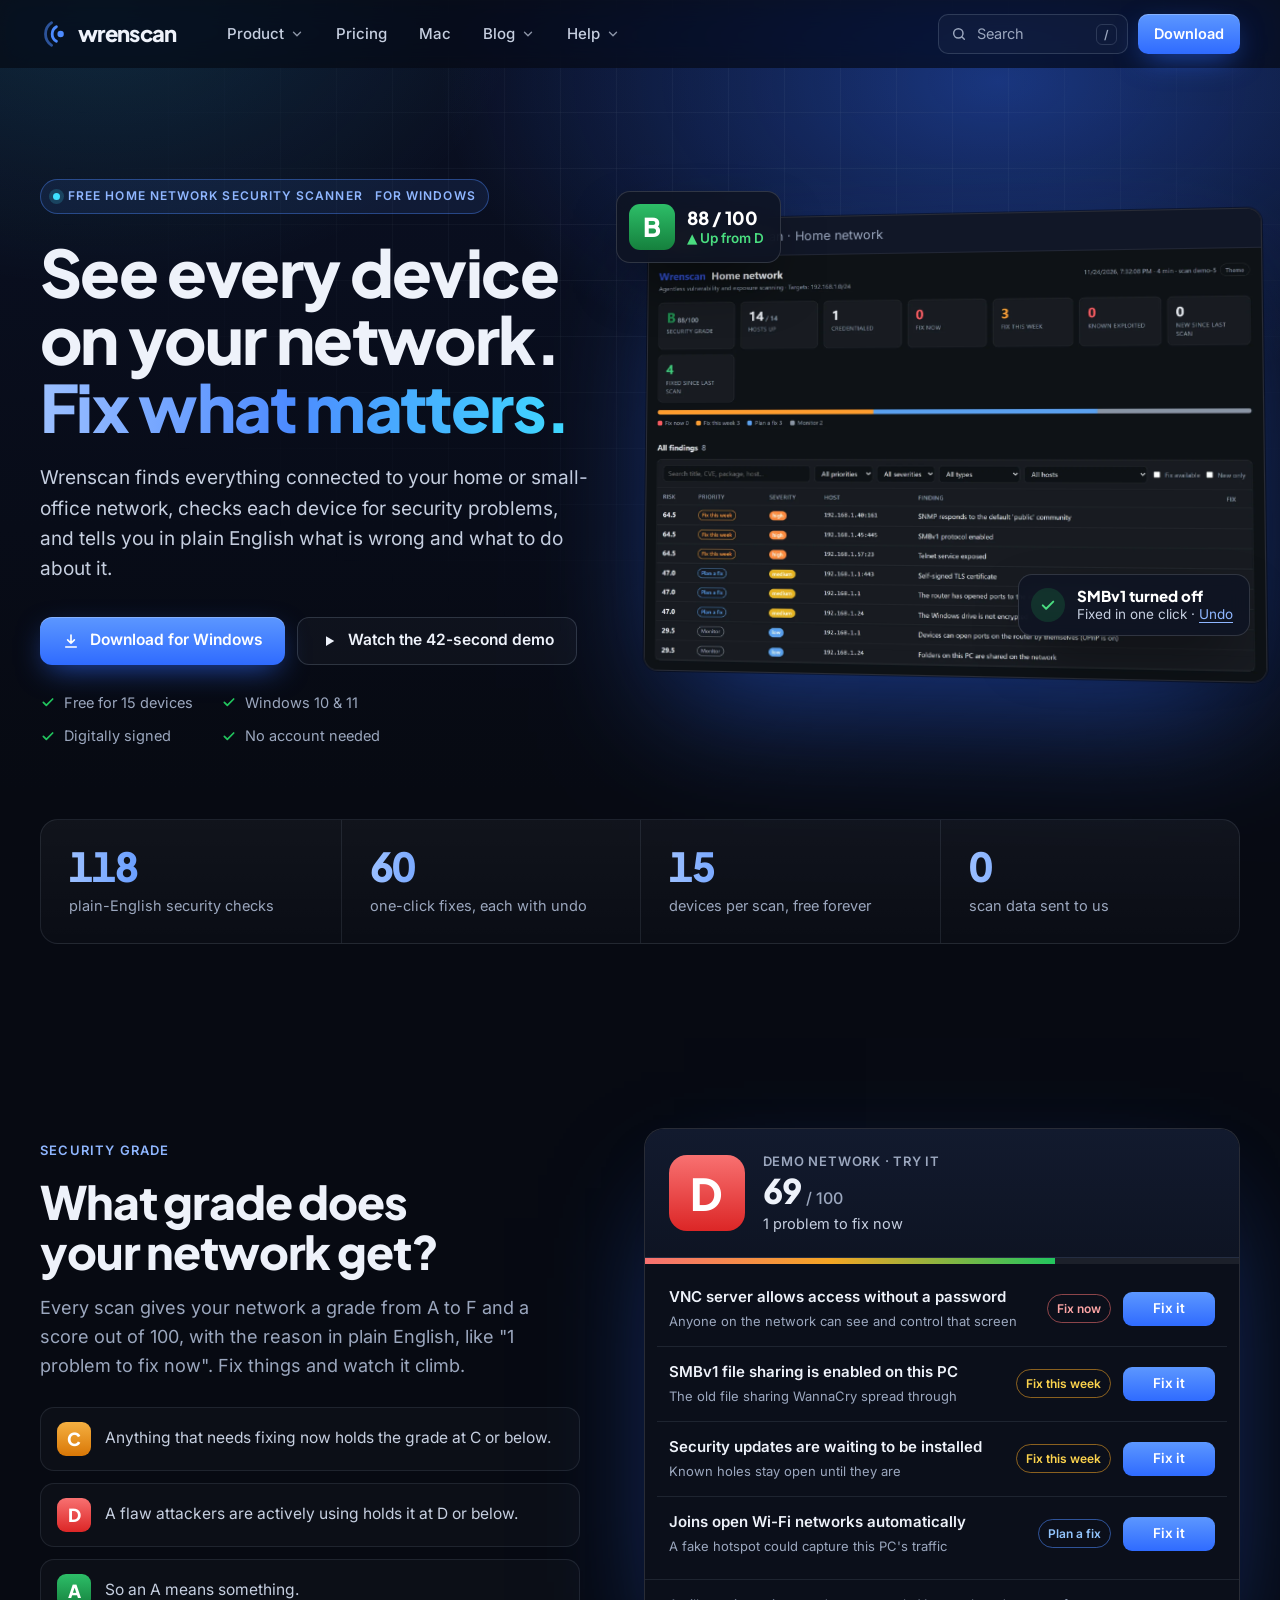
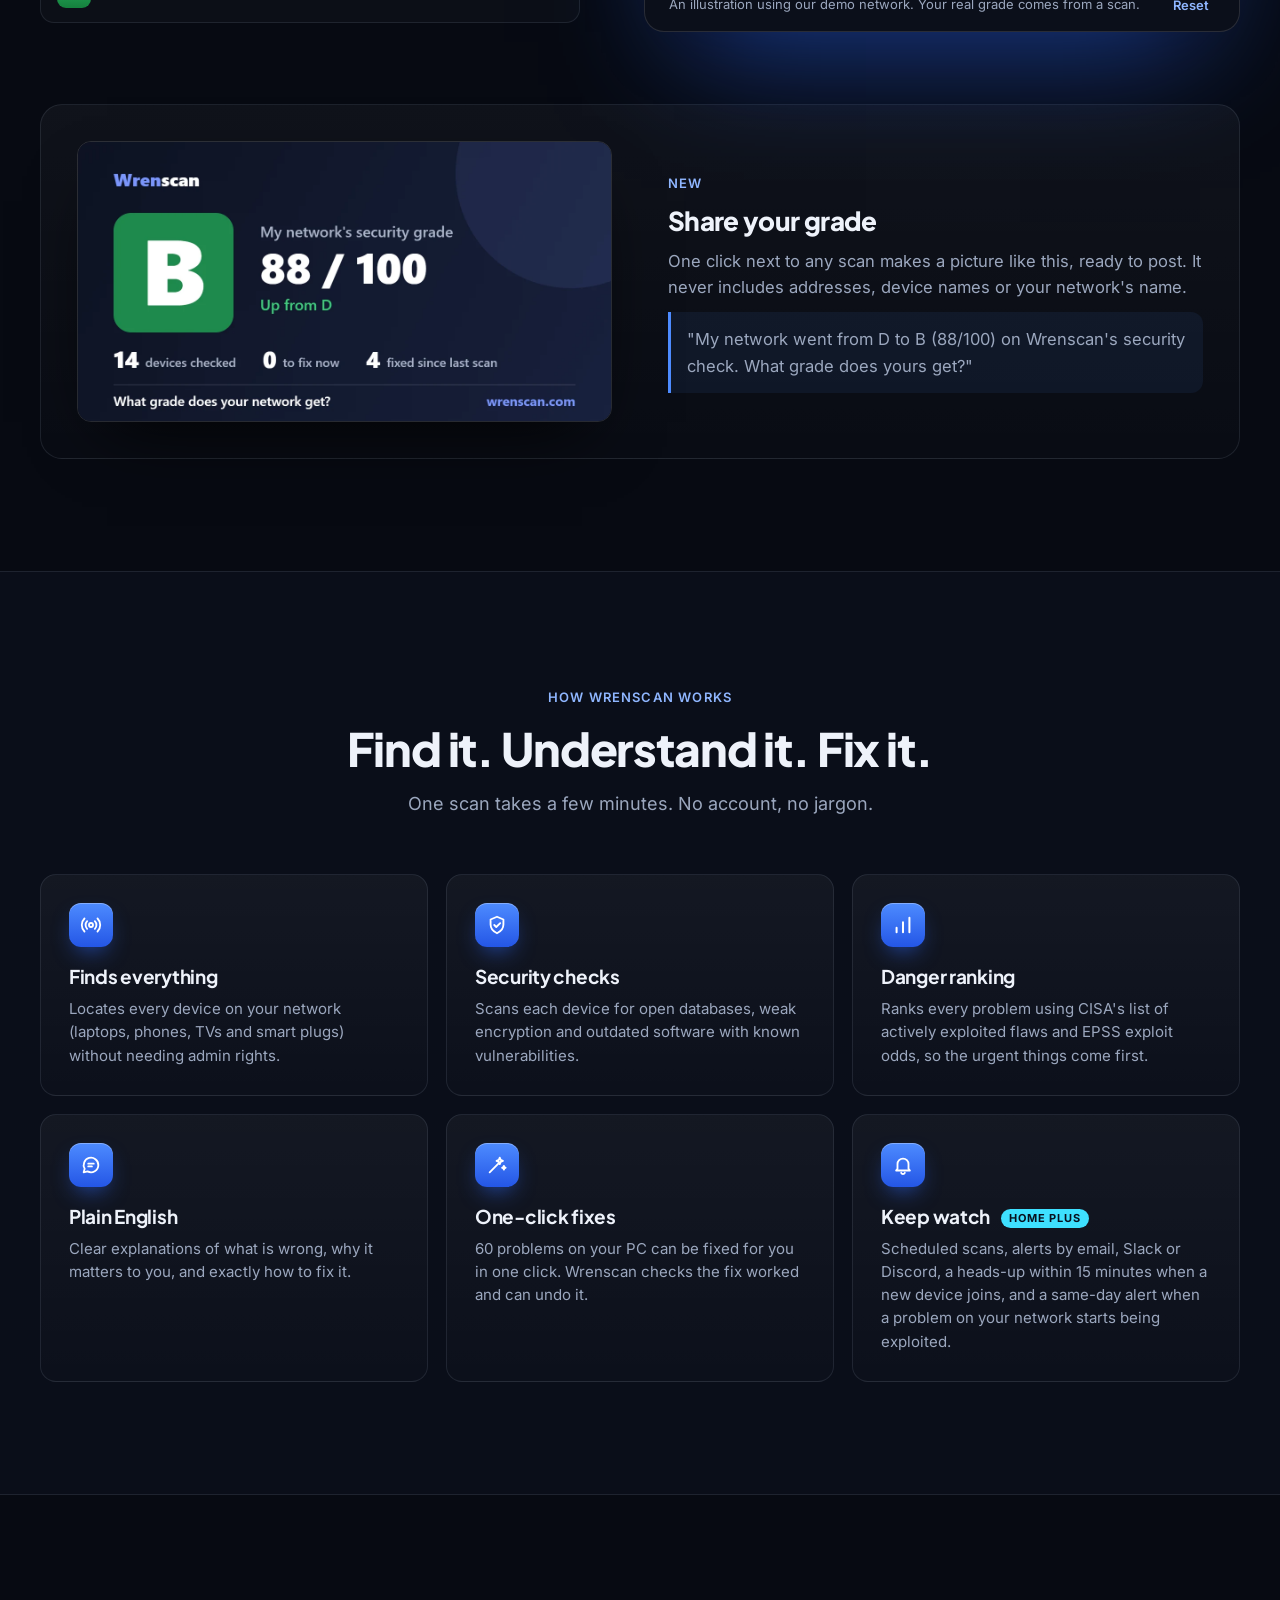
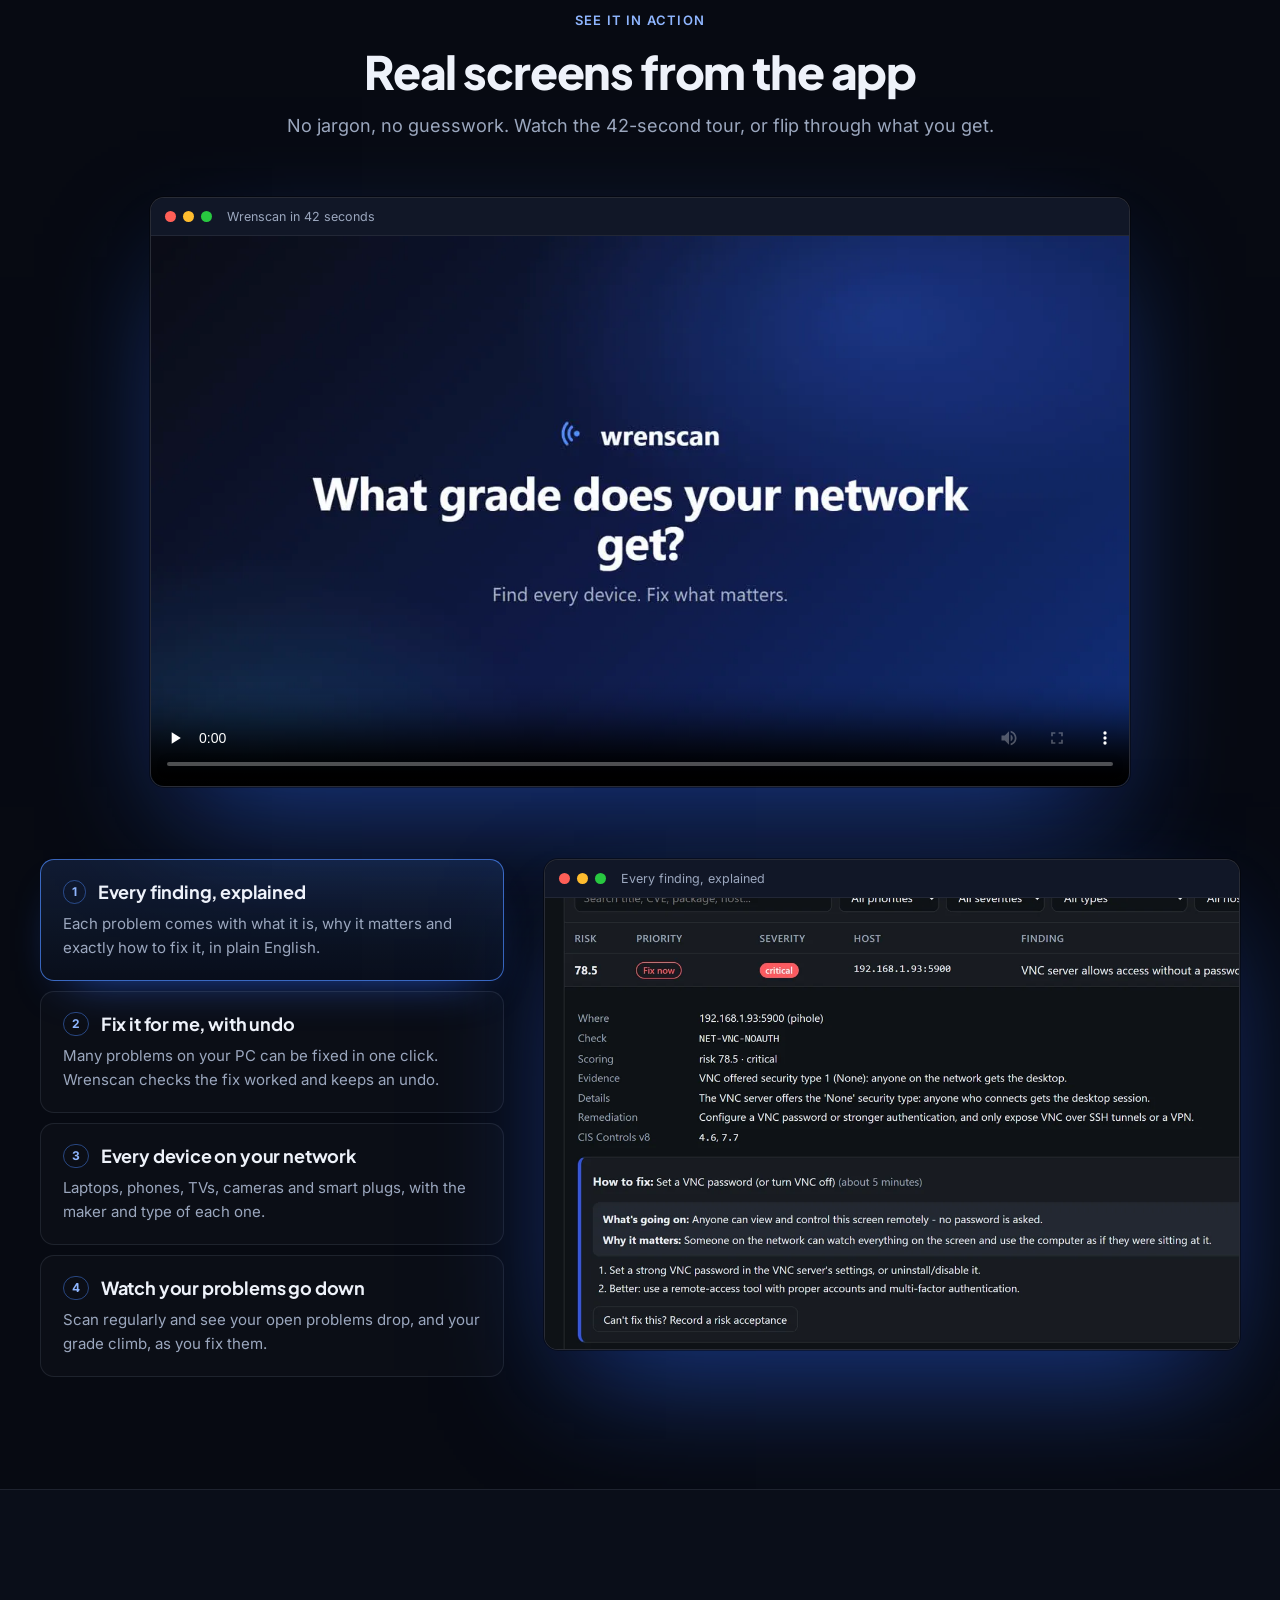
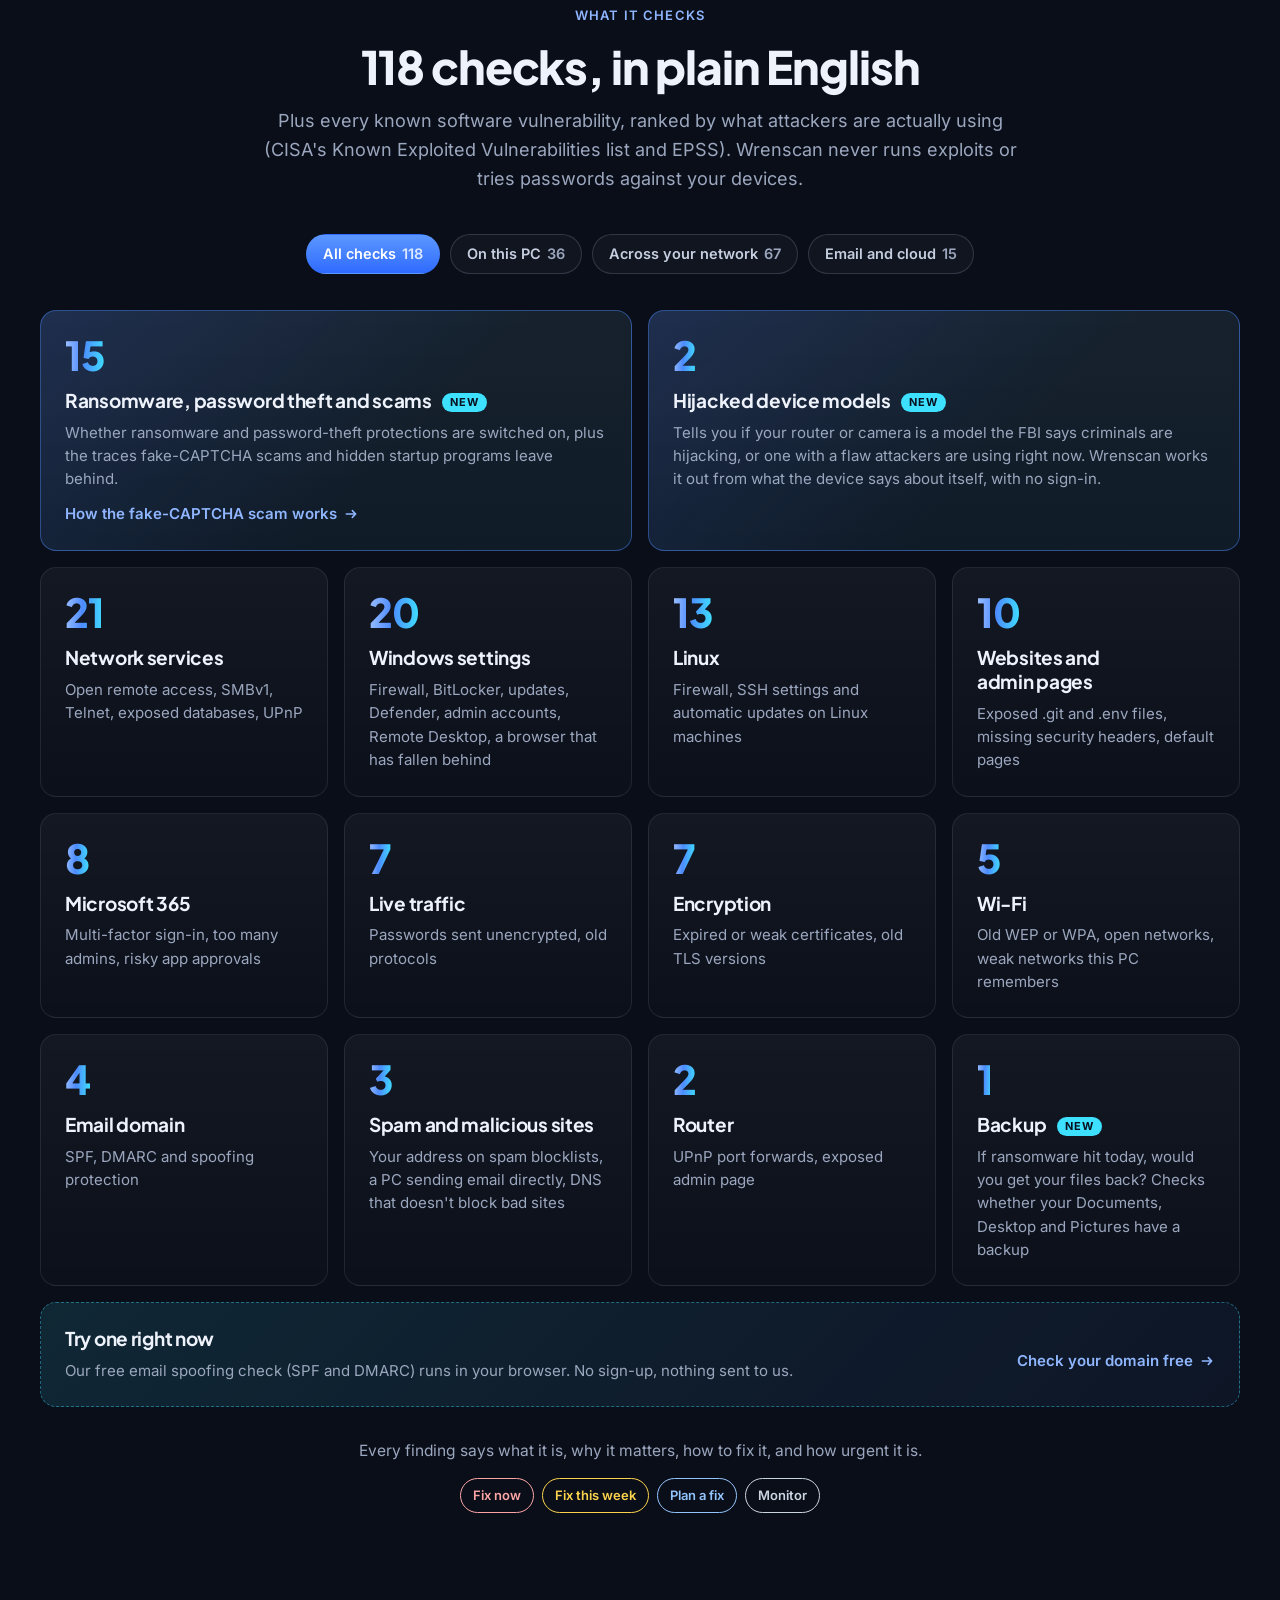
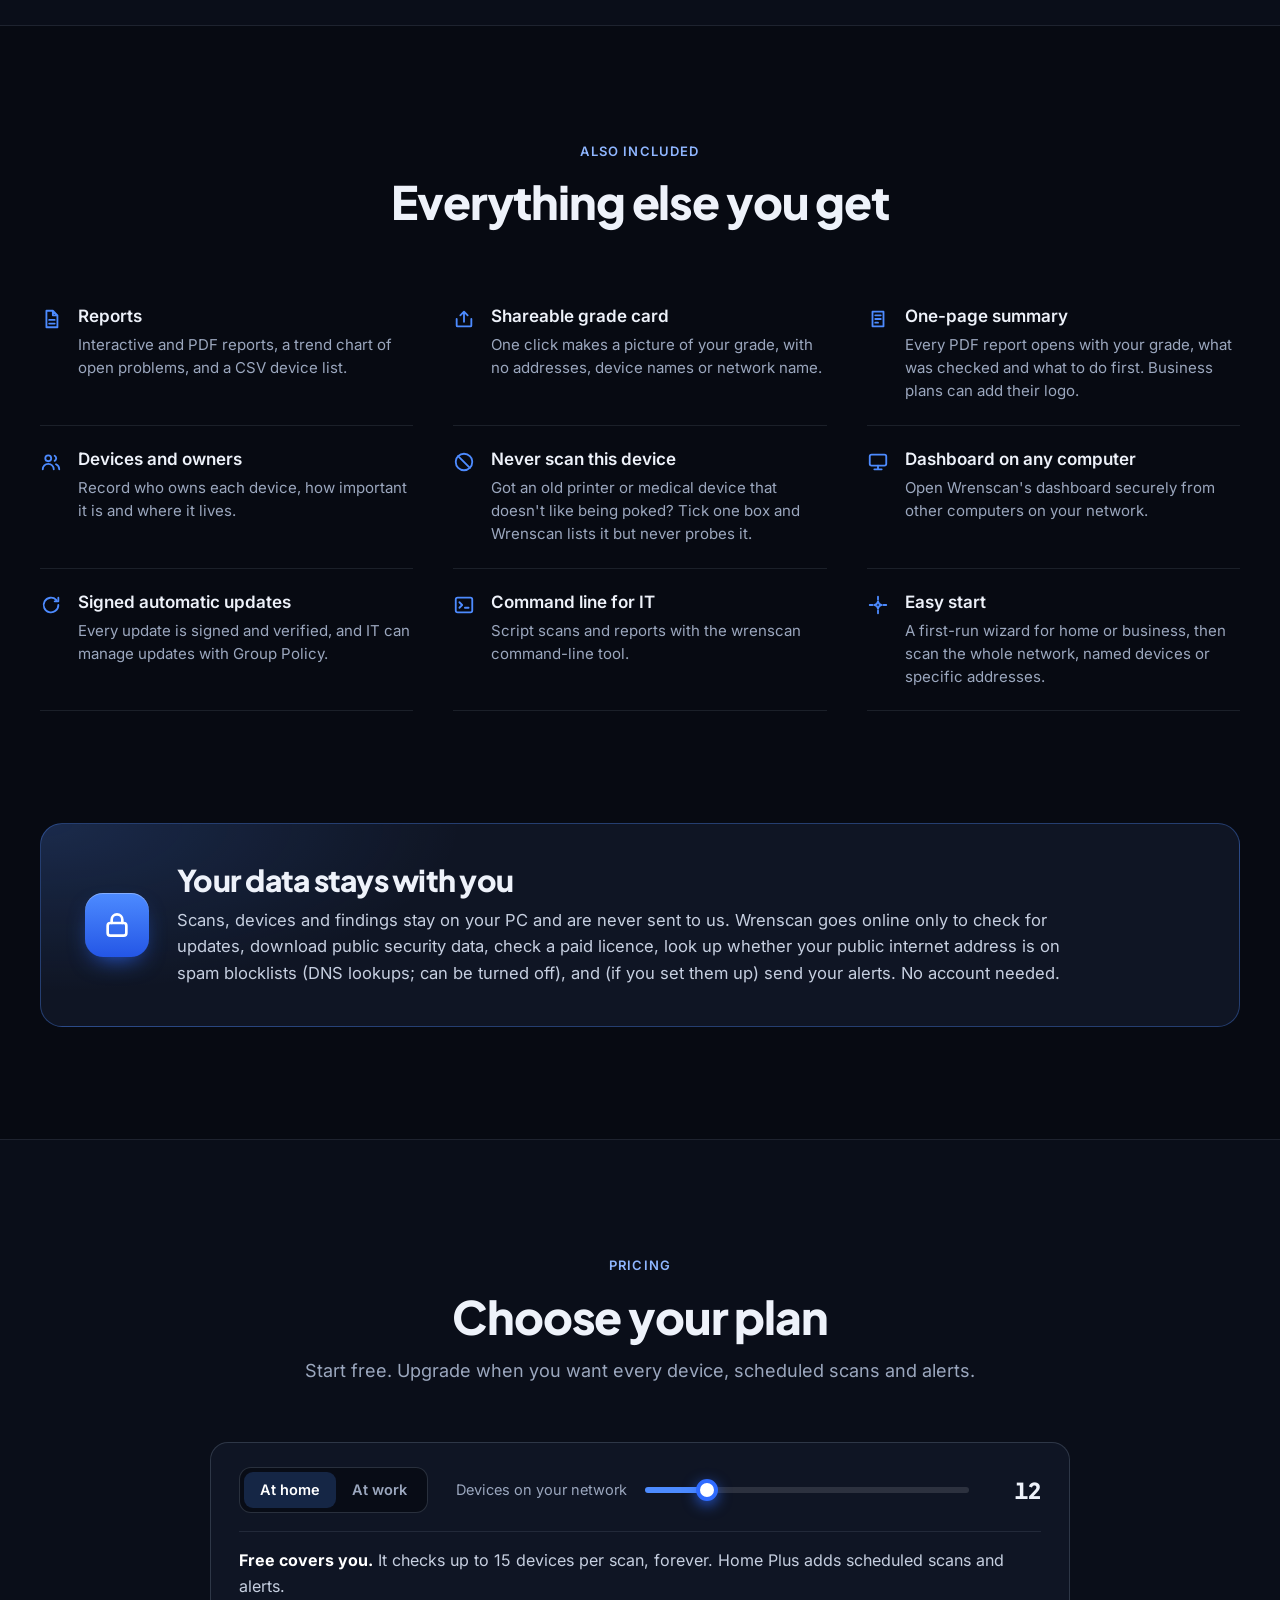
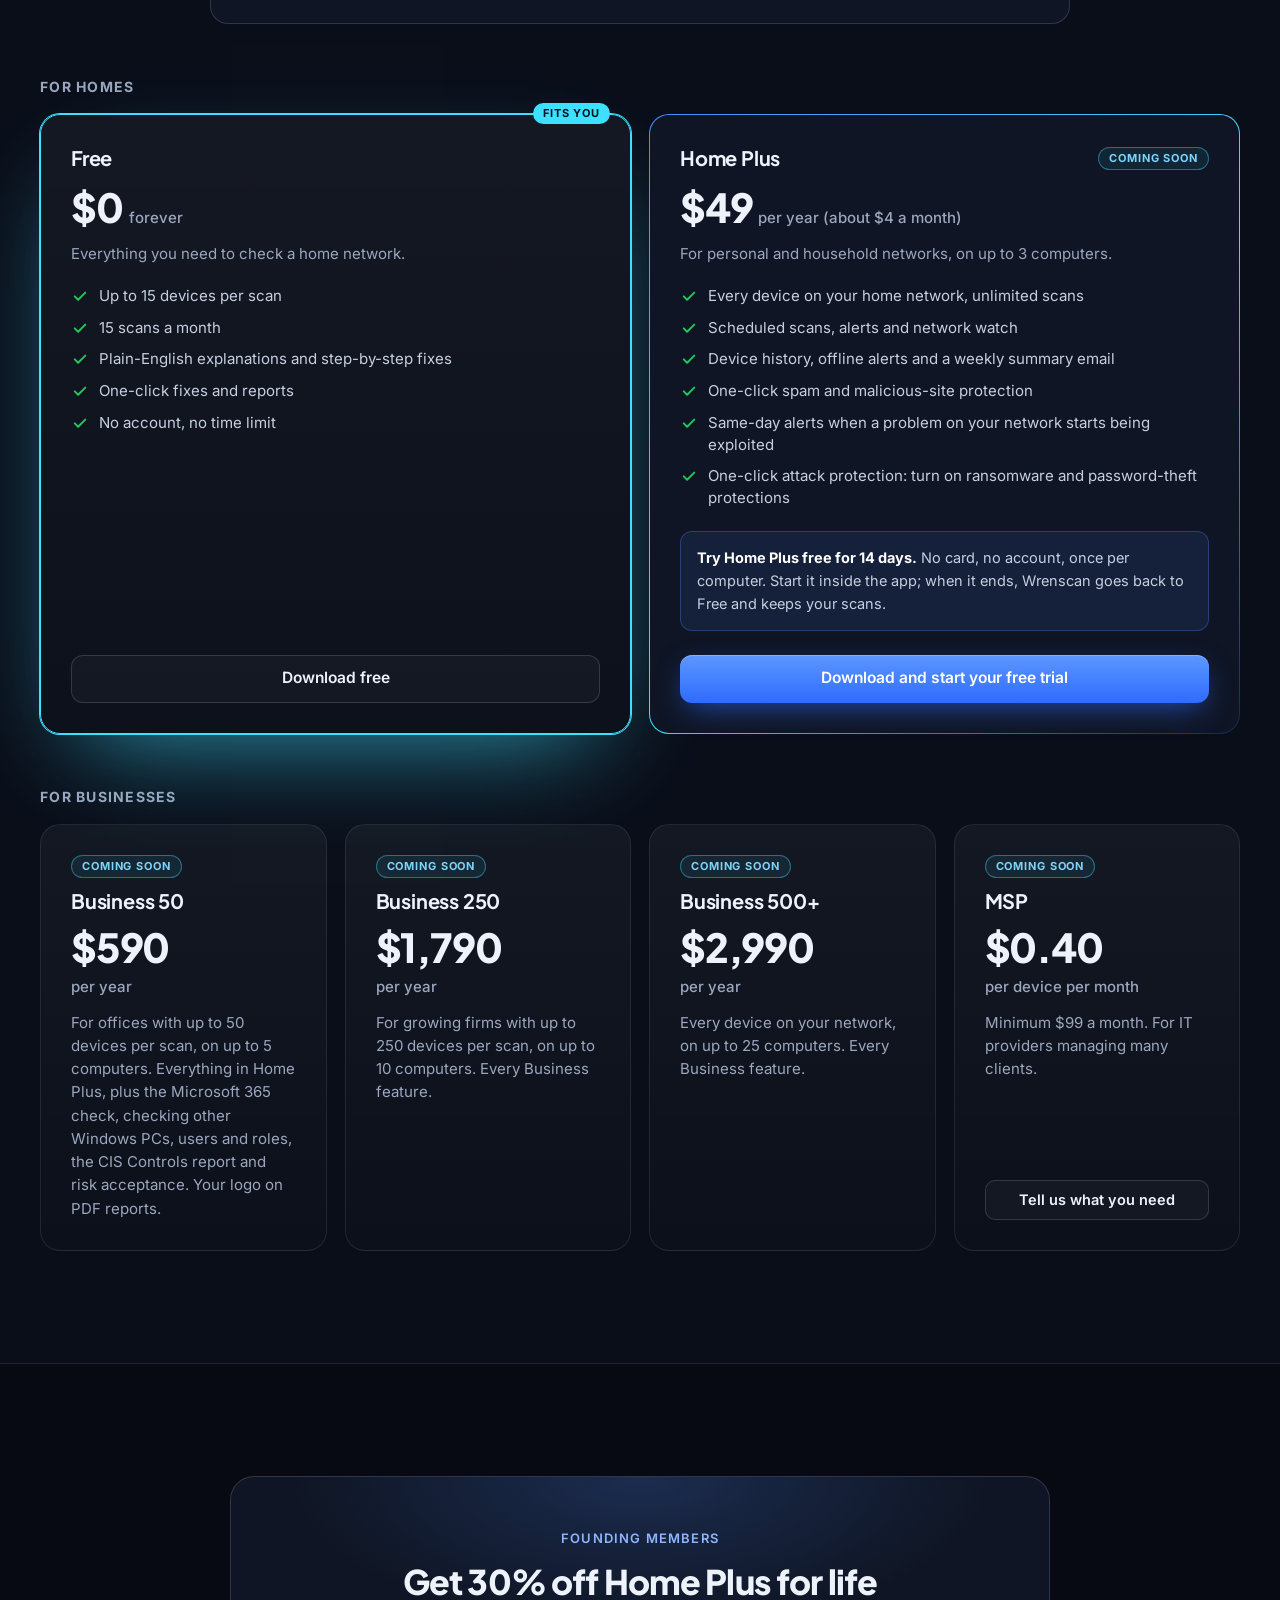
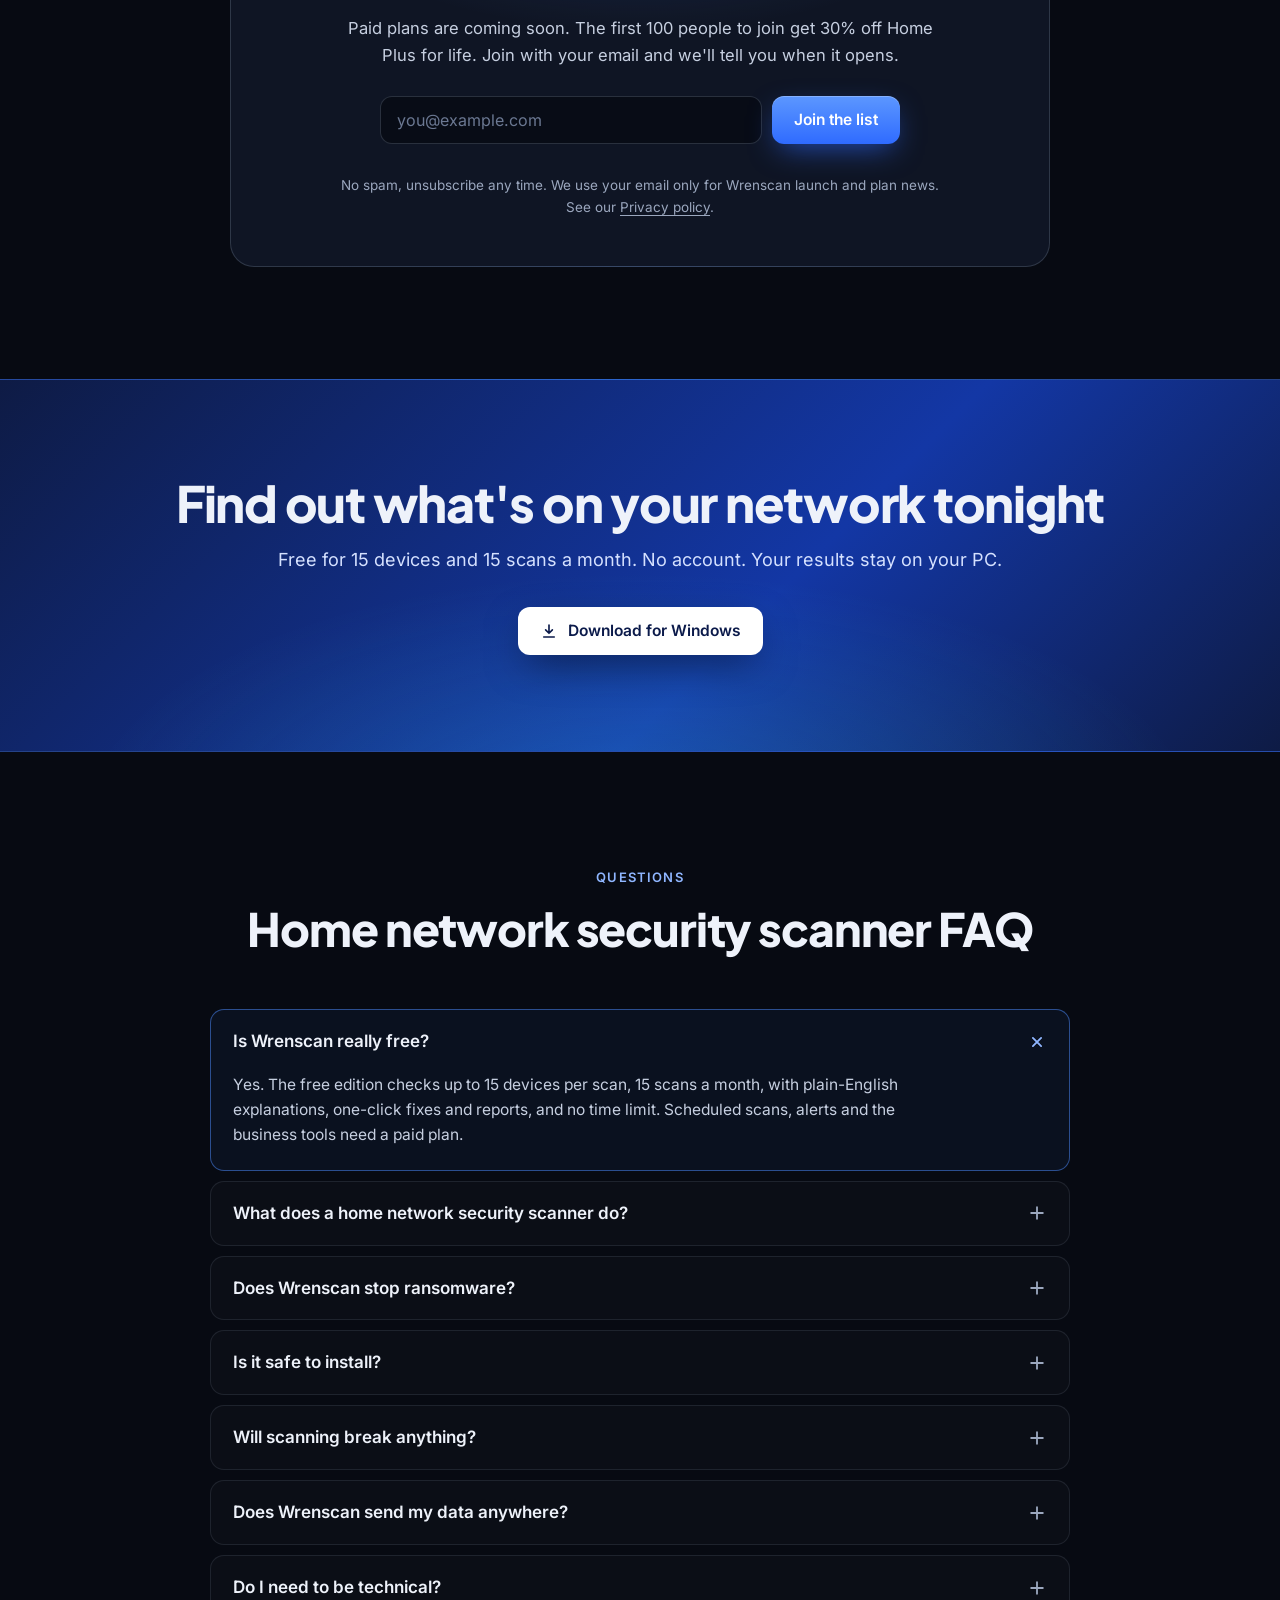
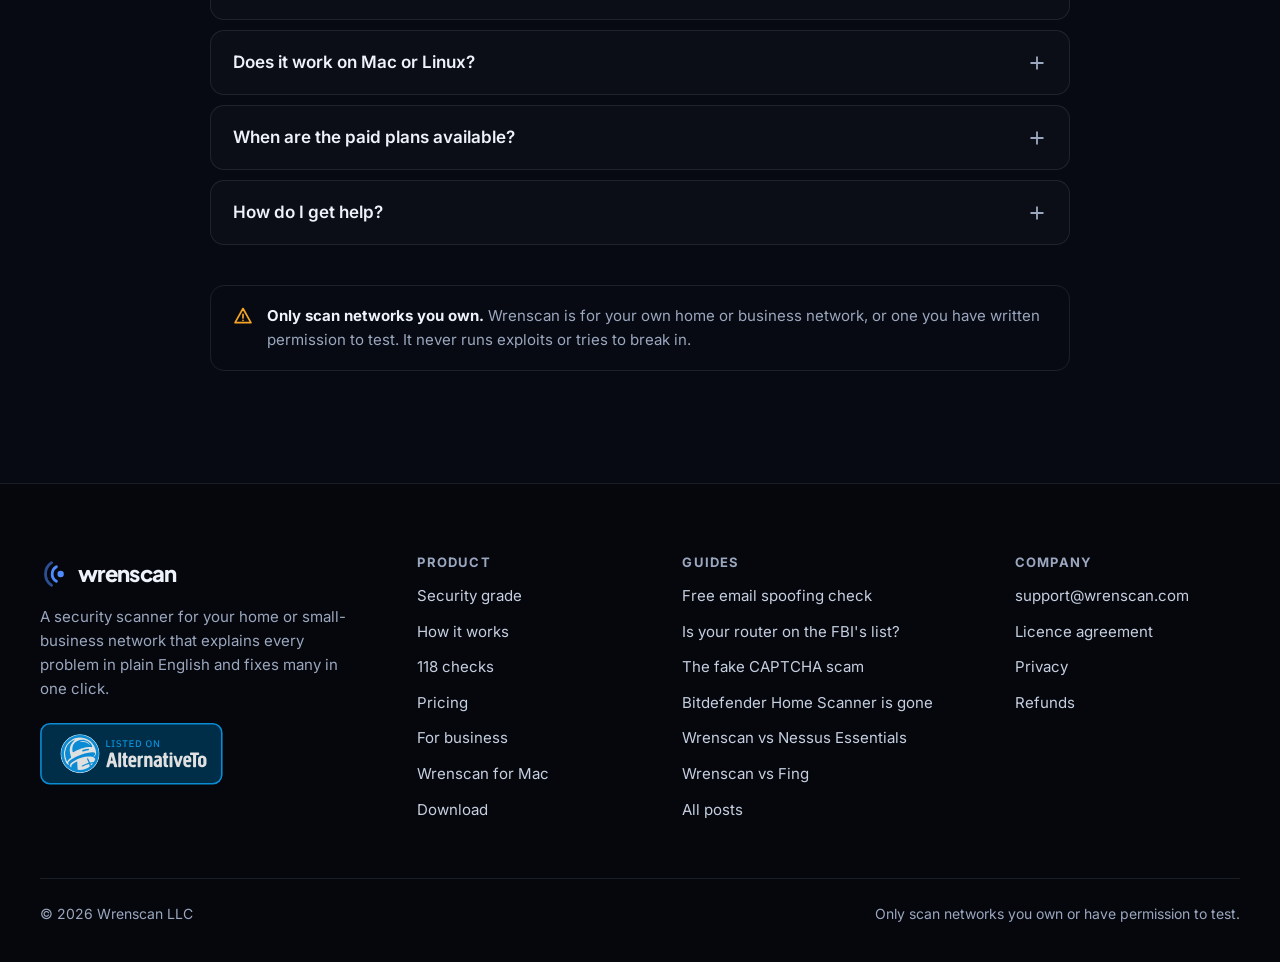
<file: index.html>
<!doctype html>
<html lang="en">
<head>
<meta charset="utf-8">
<meta name="viewport" content="width=device-width, initial-scale=1">
<title>Wrenscan - Free Home Network Security Scanner for Windows</title>
<meta name="description" content="Wrenscan is a free home network security scanner for Windows. See every device on your Wi-Fi, find security problems and fix them with plain-English steps.">
<link rel="canonical" href="https://www.wrenscan.com/">
<meta name="theme-color" content="#070A12">
<link rel="icon" href="/img/icon-512.png">
<meta property="og:type" content="website">
<meta property="og:site_name" content="Wrenscan">
<meta property="og:title" content="Wrenscan - Free Home Network Security Scanner for Windows">
<meta property="og:description" content="Wrenscan is a free home network security scanner for Windows. See every device on your Wi-Fi, find security problems and fix them with plain-English steps.">
<meta property="og:url" content="https://www.wrenscan.com/">
<meta property="og:image" content="https://downloads.wrenscan.com/media/wrenscan-grade-card-demo.png">
<meta name="twitter:card" content="summary_large_image">
<meta name="google-site-verification" content="NHtf7_Xchs2q6kfM6JXQihhtO17kkVJVDk80CTowZdQ">
<meta name="msvalidate.01" content="4A16E89AE0FC15107EBB53EFB575E0BF">
<link rel="preload" href="/fonts/inter-latin.woff2" as="font" type="font/woff2" crossorigin>
<link rel="preload" href="/fonts/plus-jakarta-sans-latin.woff2" as="font" type="font/woff2" crossorigin>
<link rel="stylesheet" href="/assets/site.css">
<script type="application/ld+json">{"@context": "https://schema.org", "@type": "SoftwareApplication", "name": "Wrenscan", "applicationCategory": "SecurityApplication", "operatingSystem": "Windows 10, Windows 11", "url": "https://www.wrenscan.com/", "downloadUrl": "https://downloads.wrenscan.com/download.html", "description": "A security scanner for your home or small-business network that explains every problem in plain English, ranks it by real-world danger, and fixes many of them in one click.", "offers": {"@type": "Offer", "price": "0", "priceCurrency": "USD", "description": "Free edition: up to 15 devices per scan and 15 scans a month"}, "publisher": {"@type": "Organization", "name": "Wrenscan LLC", "url": "https://www.wrenscan.com/", "email": "support@wrenscan.com"}}</script>
<script type="application/ld+json">{"@context": "https://schema.org", "@type": "FAQPage", "mainEntity": [{"@type": "Question", "name": "Is Wrenscan really free?", "acceptedAnswer": {"@type": "Answer", "text": "Yes. The free edition checks up to 15 devices per scan, 15 scans a month, with plain-English explanations, one-click fixes and reports, and no time limit. Scheduled scans, alerts and the business tools need a paid plan."}}, {"@type": "Question", "name": "What does a home network security scanner do?", "acceptedAnswer": {"@type": "Answer", "text": "It finds every device connected to your network and checks each one for problems attackers use, such as open admin pages, old file sharing, weak encryption and outdated software with known vulnerabilities."}}, {"@type": "Question", "name": "Does Wrenscan stop ransomware?", "acceptedAnswer": {"@type": "Answer", "text": "No, and nothing that only scans can; Windows Defender does the blocking. Wrenscan checks whether the protections against ransomware and password theft are switched on, tells you which are off, and on Home Plus turns them on in one click with an undo. It also checks whether your files have a backup, and spots the traces some common scams leave behind, like a fake CAPTCHA that had you paste a command."}}, {"@type": "Question", "name": "Is it safe to install?", "acceptedAnswer": {"@type": "Answer", "text": "Yes. The installer and every program file are digitally signed, updates are signed and verified before they install, and the download page lists the file's SHA-256 so you can check it."}}, {"@type": "Question", "name": "Will scanning break anything?", "acceptedAnswer": {"@type": "Answer", "text": "Wrenscan only looks: it never runs exploits, tries passwords or sends anything to printers. If you have fragile equipment, tick \"Never scan this device\" and Wrenscan will list it but leave it alone."}}, {"@type": "Question", "name": "Does Wrenscan send my data anywhere?", "acceptedAnswer": {"@type": "Answer", "text": "No. Scans, devices and findings stay on your PC and are never sent to us. Wrenscan goes online only to check for updates, download public security data, check a paid licence, look up whether your public internet address is on spam blocklists (DNS lookups; can be turned off), and (if you set them up) send your alerts."}}, {"@type": "Question", "name": "Do I need to be technical?", "acceptedAnswer": {"@type": "Answer", "text": "No. Every finding is explained in plain English with step-by-step fixes, and many problems on your PC can be fixed with one click and undone later."}}, {"@type": "Question", "name": "Does it work on Mac or Linux?", "acceptedAnswer": {"@type": "Answer", "text": "Wrenscan runs on Windows 10 and 11 today, and it scans Macs, phones, printers and every other device on your network. A free Mac beta is coming soon: join the Mac list."}}, {"@type": "Question", "name": "When are the paid plans available?", "acceptedAnswer": {"@type": "Answer", "text": "Home Plus and the business plans are coming soon. Join the founding members list or email support@wrenscan.com to hear when they launch."}}, {"@type": "Question", "name": "How do I get help?", "acceptedAnswer": {"@type": "Answer", "text": "Email support@wrenscan.com and we'll get back to you. Include what you were doing and any error message you saw."}}]}</script>
</head>
<body>
<a class="skip" href="#top">Skip to content</a>
<header class="nav" id="nav">
  <div class="wrap">
    <a class="logo" href="/" aria-label="Wrenscan home"><svg viewBox="0 0 32 32" fill="none" aria-hidden="true"><circle cx="22" cy="16" r="3.4" fill="#4D8BFF"/><path d="M17.5 8.2a9 9 0 0 0 0 15.6" stroke="#4D8BFF" stroke-width="3" stroke-linecap="round"/><path d="M12.4 3.9a14.5 14.5 0 0 0 0 24.2" stroke="#4D8BFF" stroke-width="3" stroke-linecap="round" opacity=".55"/></svg>wrenscan</a>
    <ul class="menu" id="menu">
      <li><button type="button" aria-haspopup="true">Product <svg class="chev" viewBox="0 0 24 24" fill="none" stroke="currentColor" stroke-width="2.4" stroke-linecap="round" stroke-linejoin="round"><path d="m6 9 6 6 6-6"/></svg></button>
        <ul class="drop">
          <li><a href="/#grade"><b>Security grade</b><span>An A to F grade for every scan</span></a></li>
          <li><a href="/#how"><b>How it works</b><span>Find, check, rank, explain, fix</span></a></li>
          <li><a href="/#demo"><b>See it in action</b><span>A 42-second demo and real screens</span></a></li>
          <li><a href="/#checks"><b>118 checks</b><span>Everything Wrenscan looks for</span></a></li>
          <li><a href="/#privacy"><b>Your data</b><span>What stays on your PC</span></a></li>
          <li><a href="https://downloads.wrenscan.com/email-check.html"><b>Free email spoofing check</b><span>SPF and DMARC, in your browser</span></a></li>
        </ul>
      </li>
      <li><a href="/#pricing">Pricing</a></li>
      <li><a href="/mac/">Mac</a></li>
      <li><button type="button" aria-haspopup="true">Blog <svg class="chev" viewBox="0 0 24 24" fill="none" stroke="currentColor" stroke-width="2.4" stroke-linecap="round" stroke-linejoin="round"><path d="m6 9 6 6 6-6"/></svg></button>
        <ul class="drop">
          <li><a href="/post/is-my-router-on-the-fbi-list/"><b>Is your router on the FBI&#x27;s list?</b><span>Guide</span></a></li>
          <li><a href="/post/fake-captcha-paste-command-scam/"><b>The fake CAPTCHA scam</b><span>Guide</span></a></li>
          <li><a href="/post/bitdefender-home-scanner-alternative/"><b>Bitdefender Home Scanner is gone</b><span>Compare</span></a></li>
          <li><a href="/post/wrenscan-vs-nessus-essentials/"><b>Wrenscan vs Nessus Essentials</b><span>Compare</span></a></li>
          <li><a href="/blog/"><b>All posts</b><span>Plain-English security guides</span></a></li>
        </ul>
      </li>
      <li><button type="button" aria-haspopup="true">Help <svg class="chev" viewBox="0 0 24 24" fill="none" stroke="currentColor" stroke-width="2.4" stroke-linecap="round" stroke-linejoin="round"><path d="m6 9 6 6 6-6"/></svg></button>
        <ul class="drop">
          <li><a href="/#faq"><b>Questions and answers</b><span>Price, safety, privacy, Mac</span></a></li>
          <li><a href="https://downloads.wrenscan.com/download.html"><b>Download and install</b><span>Step by step, with the file's fingerprint</span></a></li>
          <li><a href="mailto:support@wrenscan.com"><b>Email support</b><span>support@wrenscan.com</span></a></li>
        </ul>
      </li>
    </ul>
    <div class="nav-right">
      <button class="searchbtn" type="button" id="openSearch" aria-label="Search"><svg viewBox="0 0 24 24" fill="none" stroke="currentColor" stroke-width="2.2" stroke-linecap="round"><circle cx="11" cy="11" r="7"/><path d="m20 20-3.5-3.5"/></svg><span>Search</span><kbd>/</kbd></button>
      <a class="btn btn-primary btn-sm" href="https://downloads.wrenscan.com/download.html">Download</a>
      <button class="burger" type="button" id="burger" aria-label="Menu" aria-expanded="false"><svg viewBox="0 0 24 24" fill="none" stroke="currentColor" stroke-width="2.2" stroke-linecap="round"><path d="M4 7h16M4 12h16M4 17h16"/></svg></button>
    </div>
  </div>
</header>
<main id="top">
<section class="hero">
  <div class="wrap">
    <div class="hero-grid">
      <div>
        <h1><span class="eyebrow pill"><i></i>Free home network security scanner<span class="xs-hide">&nbsp;for Windows</span></span>
          <span class="k">See every device on your network.</span> <span class="k grad">Fix what matters.</span></h1>
        <p class="lede">Wrenscan finds everything connected to your home or small-office network, checks each device for security problems, and tells you in plain English what is wrong and what to do about it.</p>
        <div class="cta">
          <a class="btn btn-primary" href="https://downloads.wrenscan.com/download.html"><svg viewBox="0 0 24 24" fill="none" stroke="currentColor" stroke-width="2.2" stroke-linecap="round" stroke-linejoin="round"><path d="M12 4v11m0 0 4.5-4.5M12 15l-4.5-4.5M5 20h14"/></svg>Download for Windows</a>
          <a class="btn btn-ghost" href="#demo"><svg viewBox="0 0 24 24" fill="currentColor"><path d="M8 5.5v13l11-6.5z"/></svg>Watch the 42-second demo</a>
        </div>
        <ul class="trust">
          <li><svg viewBox="0 0 24 24" fill="none" stroke="currentColor" stroke-width="2.6" stroke-linecap="round" stroke-linejoin="round"><path d="m5 12.5 4.5 4.5L19 7.5"/></svg>Free for 15 devices</li>
          <li><svg viewBox="0 0 24 24" fill="none" stroke="currentColor" stroke-width="2.6" stroke-linecap="round" stroke-linejoin="round"><path d="m5 12.5 4.5 4.5L19 7.5"/></svg>Windows 10 &amp; 11</li>
          <li><svg viewBox="0 0 24 24" fill="none" stroke="currentColor" stroke-width="2.6" stroke-linecap="round" stroke-linejoin="round"><path d="m5 12.5 4.5 4.5L19 7.5"/></svg>Digitally signed</li>
          <li><svg viewBox="0 0 24 24" fill="none" stroke="currentColor" stroke-width="2.6" stroke-linecap="round" stroke-linejoin="round"><path d="m5 12.5 4.5 4.5L19 7.5"/></svg>No account needed</li>
        </ul>
      </div>
      <div class="shot" id="shot">
        <div class="win">
          <div class="win-bar"><i></i><i></i><i></i><span>Wrenscan &middot; Home network</span></div>
          <img src="/img/summary.webp" width="1800" height="1206" alt="Wrenscan dashboard showing a network scan: a B security grade, 14 devices and security problems ranked by urgency" fetchpriority="high">
        </div>
        <div class="float f1" aria-hidden="true"><span class="g">B</span><span><b>88 / 100</b><span class="up">&#9650; Up from D</span></span></div>
        <div class="float f2" aria-hidden="true"><span class="ok"><svg viewBox="0 0 24 24" fill="none" stroke="currentColor" stroke-width="2.6" stroke-linecap="round" stroke-linejoin="round"><path d="m5 12.5 4.5 4.5L19 7.5"/></svg></span><span><b style="font-size:15px">SMBv1 turned off</b>Fixed in one click &middot; <u>Undo</u></span></div>
      </div>
    </div>
    <div class="stats rv">
      <div class="stat"><b class="grad" data-count="118">118</b><span>plain-English security checks</span></div>
      <div class="stat"><b class="grad" data-count="60">60</b><span>one-click fixes, each with undo</span></div>
      <div class="stat"><b class="grad" data-count="15">15</b><span>devices per scan, free forever</span></div>
      <div class="stat"><b class="grad">0</b><span>scan data sent to us</span></div>
    </div>
  </div>
</section>

<section class="sec" id="grade">
  <div class="wrap">
    <div class="split">
      <div class="rv">
        <span class="eyebrow">Security grade</span>
        <h2>What grade does your network get?</h2>
        <p class="p">Every scan gives your network a grade from A to F and a score out of 100, with the reason in plain English, like "1 problem to fix now". Fix things and watch it climb.</p>
        <ul class="rules">
          <li><span class="badge b-c">C</span><span>Anything that needs fixing now holds the grade at C or below.</span></li>
          <li><span class="badge b-d">D</span><span>A flaw attackers are actively using holds it at D or below.</span></li>
          <li><span class="badge b-a">A</span><span>So an A means something.</span></li>
        </ul>
      </div>
      <div class="demo rv" id="gdemo" aria-label="Try it: fix the demo network">
        <div class="demo-top">
          <div class="gbox g-D" id="gbox">D</div>
          <div><div class="lbl">Demo network &middot; try it</div><div class="score"><span id="gscore">69</span> <small>/ 100</small></div><div class="why" id="gwhy">1 problem to fix now</div></div>
        </div>
        <div class="meter"><i id="gmeter"></i></div>
        <ul class="probs" id="gprobs">
          <li data-p="8" data-now="1"><span class="t"><b>VNC server allows access without a password</b><span>Anyone on the network can see and control that screen</span></span><span class="pill u-now">Fix now</span><button class="fixb" type="button">Fix it</button></li>
          <li data-p="4"><span class="t"><b>SMBv1 file sharing is enabled on this PC</b><span>The old file sharing WannaCry spread through</span></span><span class="pill u-week">Fix this week</span><button class="fixb" type="button">Fix it</button></li>
          <li data-p="4"><span class="t"><b>Security updates are waiting to be installed</b><span>Known holes stay open until they are</span></span><span class="pill u-week">Fix this week</span><button class="fixb" type="button">Fix it</button></li>
          <li data-p="3"><span class="t"><b>Joins open Wi-Fi networks automatically</b><span>A fake hotspot could capture this PC's traffic</span></span><span class="pill u-plan">Plan a fix</span><button class="fixb" type="button">Fix it</button></li>
        </ul>
        <div class="demo-foot"><span>An illustration using our demo network. Your real grade comes from a scan.</span><button type="button" id="greset">Reset</button></div>
      </div>
    </div>
    <div class="sharestrip rv">
      <img src="/img/grade-card.webp" width="1200" height="630" loading="lazy" alt="Wrenscan grade card showing B, 88 out of 100, up from D, 14 devices checked">
      <div>
        <span class="eyebrow">New</span>
        <h3 style="margin-top:12px">Share your grade</h3>
        <p>One click next to any scan makes a picture like this, ready to post. It never includes addresses, device names or your network's name.</p>
        <p class="quote">"My network went from D to B (88/100) on Wrenscan's security check. What grade does yours get?"</p>
      </div>
    </div>
  </div>
</section>

<section class="sec alt" id="how">
  <div class="wrap">
    <div class="head rv"><span class="eyebrow">How Wrenscan works</span><h2>Find it. Understand it. Fix it.</h2><p>One scan takes a few minutes. No account, no jargon.</p></div>
    <div class="grid3">
      <div class="card rv"><div class="ico"><svg viewBox="0 0 24 24" fill="none" stroke="currentColor" stroke-width="2" stroke-linecap="round"><circle cx="12" cy="12" r="2.2"/><path d="M7.8 16.2a6 6 0 0 1 0-8.4M16.2 7.8a6 6 0 0 1 0 8.4M4.9 19.1a10 10 0 0 1 0-14.2M19.1 4.9a10 10 0 0 1 0 14.2"/></svg></div><h3>Finds everything</h3><p>Locates every device on your network (laptops, phones, TVs and smart plugs) without needing admin rights.</p></div>
      <div class="card rv"><div class="ico"><svg viewBox="0 0 24 24" fill="none" stroke="currentColor" stroke-width="2" stroke-linecap="round" stroke-linejoin="round"><path d="M12 3 5 6v5.5c0 4.2 2.9 7.6 7 9.5 4.1-1.9 7-5.3 7-9.5V6z"/><path d="m9 12 2.2 2.2L15.5 10"/></svg></div><h3>Security checks</h3><p>Scans each device for open databases, weak encryption and outdated software with known vulnerabilities.</p></div>
      <div class="card rv"><div class="ico"><svg viewBox="0 0 24 24" fill="none" stroke="currentColor" stroke-width="2.2" stroke-linecap="round"><path d="M5 20v-5M12 20V9M19 20V4"/></svg></div><h3>Danger ranking</h3><p>Ranks every problem using CISA's list of actively exploited flaws and EPSS exploit odds, so the urgent things come first.</p></div>
      <div class="card rv"><div class="ico"><svg viewBox="0 0 24 24" fill="none" stroke="currentColor" stroke-width="2" stroke-linecap="round" stroke-linejoin="round"><path d="M20 12a8 8 0 0 1-11.8 7L4 20l1.1-3.9A8 8 0 1 1 20 12z"/><path d="M9 10.5h6M9 13.5h4"/></svg></div><h3>Plain English</h3><p>Clear explanations of what is wrong, why it matters to you, and exactly how to fix it.</p></div>
      <div class="card rv"><div class="ico"><svg viewBox="0 0 24 24" fill="none" stroke="currentColor" stroke-width="2" stroke-linecap="round" stroke-linejoin="round"><path d="m4 20 10-10M15 4l1 2.5L18.5 7.5 16 8.500 15 11l-1-2.500L11.500 7.500 14 6.500zM19.500 13l.6 1.400 1.400.6-1.400.6-.6 1.400-.6-1.400-1.400-.6 1.400-.6z"/></svg></div><h3>One-click fixes</h3><p>60 problems on your PC can be fixed for you in one click. Wrenscan checks the fix worked and can undo it.</p></div>
      <div class="card rv"><div class="ico"><svg viewBox="0 0 24 24" fill="none" stroke="currentColor" stroke-width="2" stroke-linecap="round" stroke-linejoin="round"><path d="M6 16v-5a6 6 0 1 1 12 0v5l1.500 2h-15zM10 20.500a2.200 2.200 0 0 0 4 0"/></svg></div><h3>Keep watch <span class="tag">Home Plus</span></h3><p>Scheduled scans, alerts by email, Slack or Discord, a heads-up within 15 minutes when a new device joins, and a same-day alert when a problem on your network starts being exploited.</p></div>
    </div>
  </div>
</section>

<section class="sec" id="demo">
  <div class="wrap">
    <div class="head rv"><span class="eyebrow">See it in action</span><h2>Real screens from the app</h2><p>No jargon, no guesswork. Watch the 42-second tour, or flip through what you get.</p></div>
    <div class="video rv"><div class="win"><div class="win-bar"><i></i><i></i><i></i><span>Wrenscan in 42 seconds</span></div>
      <video controls preload="none" playsinline poster="/img/demo-poster.webp"><source src="https://downloads.wrenscan.com/media/wrenscan-demo.mp4" type="video/mp4"></video></div></div>
    <div class="tabs">
      <div class="tablist rv" role="tablist" aria-label="Wrenscan screens">
        <button class="tab" role="tab" aria-selected="true" aria-controls="p1" id="t1"><h3><i>1</i><span>Every finding, explained</span></h3><p>Each problem comes with what it is, why it matters and exactly how to fix it, in plain English.</p></button>
        <button class="tab" role="tab" aria-selected="false" aria-controls="p2" id="t2"><h3><i>2</i><span>Fix it for me, with undo</span></h3><p>Many problems on your PC can be fixed in one click. Wrenscan checks the fix worked and keeps an undo.</p></button>
        <button class="tab" role="tab" aria-selected="false" aria-controls="p3" id="t3"><h3><i>3</i><span>Every device on your network</span></h3><p>Laptops, phones, TVs, cameras and smart plugs, with the maker and type of each one.</p></button>
        <button class="tab" role="tab" aria-selected="false" aria-controls="p4" id="t4"><h3><i>4</i><span>Watch your problems go down</span></h3><p>Scan regularly and see your open problems drop, and your grade climb, as you fix them.</p></button>
      </div>
      <div class="panels rv">
        <div class="win">
          <div class="win-bar"><i></i><i></i><i></i><span id="ptitle">Every finding, explained</span></div>
          <div class="panel on" id="p1" role="tabpanel" aria-labelledby="t1"><div class="crop zoom"><img src="/img/explained.webp" width="1800" height="802" loading="lazy" alt="Wrenscan explaining a security problem in plain English, with how to fix it"></div></div>
          <div class="panel" id="p2" role="tabpanel" aria-labelledby="t2"><div class="crop zoom"><img src="/img/fix.webp" width="1800" height="802" loading="lazy" alt="Wrenscan Fix it for me button, which fixes a problem in one click with undo"></div></div>
          <div class="panel" id="p3" role="tabpanel" aria-labelledby="t3"><div class="crop"><img src="/img/devices.webp" width="1800" height="1228" loading="lazy" alt="Wrenscan list of every device on the network, with maker and type"></div></div>
          <div class="panel" id="p4" role="tabpanel" aria-labelledby="t4"><div class="crop"><img src="/img/history.webp" width="1800" height="1200" loading="lazy" alt="Wrenscan scan history and a chart of open security problems going down over time"></div></div>
        </div>
      </div>
    </div>
  </div>
</section>

<section class="sec alt" id="checks">
  <div class="wrap">
    <div class="head rv"><span class="eyebrow">What it checks</span><h2>118 checks, in plain English</h2><p>Plus every known software vulnerability, ranked by what attackers are actually using (CISA's Known Exploited Vulnerabilities list and EPSS). Wrenscan never runs exploits or tries passwords against your devices.</p></div>
    <div class="chips rv" role="group" aria-label="Filter the checks">
      <button class="chip" type="button" aria-pressed="true" data-f="all">All checks<b>118</b></button>
      <button class="chip" type="button" aria-pressed="false" data-f="pc">On this PC<b>36</b></button>
      <button class="chip" type="button" aria-pressed="false" data-f="net">Across your network<b>67</b></button>
      <button class="chip" type="button" aria-pressed="false" data-f="cloud">Email and cloud<b>15</b></button>
    </div>
    <div class="bento" id="bento">
      <div class="card wide feat rv" data-g="pc"><div class="n grad">15</div><h3>Ransomware, password theft and scams <span class="tag">New</span></h3><p>Whether ransomware and password-theft protections are switched on, plus the traces fake-CAPTCHA scams and hidden startup programs leave behind.</p><a class="link" href="/post/fake-captcha-paste-command-scam/">How the fake-CAPTCHA scam works <svg viewBox="0 0 24 24" fill="none" stroke="currentColor" stroke-width="2.4" stroke-linecap="round" stroke-linejoin="round"><path d="M5 12h14m0 0-5-5m5 5-5 5"/></svg></a></div>
      <div class="card wide feat rv" data-g="net"><div class="n grad">2</div><h3>Hijacked device models <span class="tag">New</span></h3><p>Tells you if your router or camera is a model the FBI says criminals are hijacking, or one with a flaw attackers are using right now. Wrenscan works it out from what the device says about itself, with no sign-in.</p></div>
      <div class="card rv" data-g="net"><div class="n grad">21</div><h3>Network services</h3><p>Open remote access, SMBv1, Telnet, exposed databases, UPnP</p></div>
      <div class="card rv" data-g="pc"><div class="n grad">20</div><h3>Windows settings</h3><p>Firewall, BitLocker, updates, Defender, admin accounts, Remote Desktop, a browser that has fallen behind</p></div>
      <div class="card rv" data-g="net"><div class="n grad">13</div><h3>Linux</h3><p>Firewall, SSH settings and automatic updates on Linux machines</p></div>
      <div class="card rv" data-g="net"><div class="n grad">10</div><h3>Websites and admin pages</h3><p>Exposed .git and .env files, missing security headers, default pages</p></div>
      <div class="card rv" data-g="cloud"><div class="n grad">8</div><h3>Microsoft 365</h3><p>Multi-factor sign-in, too many admins, risky app approvals</p></div>
      <div class="card rv" data-g="net"><div class="n grad">7</div><h3>Live traffic</h3><p>Passwords sent unencrypted, old protocols</p></div>
      <div class="card rv" data-g="net"><div class="n grad">7</div><h3>Encryption</h3><p>Expired or weak certificates, old TLS versions</p></div>
      <div class="card rv" data-g="net"><div class="n grad">5</div><h3>Wi-Fi</h3><p>Old WEP or WPA, open networks, weak networks this PC remembers</p></div>
      <div class="card rv" data-g="cloud"><div class="n grad">4</div><h3>Email domain</h3><p>SPF, DMARC and spoofing protection</p></div>
      <div class="card rv" data-g="cloud"><div class="n grad">3</div><h3>Spam and malicious sites</h3><p>Your address on spam blocklists, a PC sending email directly, DNS that doesn't block bad sites</p></div>
      <div class="card rv" data-g="net"><div class="n grad">2</div><h3>Router</h3><p>UPnP port forwards, exposed admin page</p></div>
      <div class="card rv" data-g="pc"><div class="n grad">1</div><h3>Backup <span class="tag">New</span></h3><p>If ransomware hit today, would you get your files back? Checks whether your Documents, Desktop and Pictures have a backup</p></div>
      <div class="card try full rv" data-g="cloud"><div><h3>Try one right now</h3><p>Our free email spoofing check (SPF and DMARC) runs in your browser. No sign-up, nothing sent to us.</p></div><a class="link" href="https://downloads.wrenscan.com/email-check.html">Check your domain free <svg viewBox="0 0 24 24" fill="none" stroke="currentColor" stroke-width="2.4" stroke-linecap="round" stroke-linejoin="round"><path d="M5 12h14m0 0-5-5m5 5-5 5"/></svg></a></div>
    </div>
    <p class="after rv">Every finding says what it is, why it matters, how to fix it, and how urgent it is.<br><span class="prio"><span class="p1">Fix now</span><span class="p2">Fix this week</span><span class="p3">Plan a fix</span><span class="p4">Monitor</span></span></p>
  </div>
</section>

<section class="sec" id="more">
  <div class="wrap">
    <div class="head rv"><span class="eyebrow">Also included</span><h2>Everything else you get</h2></div>
    <div class="more rv">
      <div><svg viewBox="0 0 24 24" fill="none" stroke="currentColor" stroke-width="2" stroke-linecap="round" stroke-linejoin="round"><path d="M7 3h7l5 5v13H7zM14 3v5h5M10 13h6M10 17h6"/></svg><span><h3>Reports</h3><p>Interactive and PDF reports, a trend chart of open problems, and a CSV device list.</p></span></div>
      <div><svg viewBox="0 0 24 24" fill="none" stroke="currentColor" stroke-width="2" stroke-linecap="round" stroke-linejoin="round"><path d="M4 12v7a1 1 0 0 0 1 1h14a1 1 0 0 0 1-1v-7M12 15V4m0 0L8 8m4-4 4 4"/></svg><span><h3>Shareable grade card</h3><p>One click makes a picture of your grade, with no addresses, device names or network name.</p></span></div>
      <div><svg viewBox="0 0 24 24" fill="none" stroke="currentColor" stroke-width="2" stroke-linecap="round" stroke-linejoin="round"><path d="M6 4h12v16H6zM9 8h6M9 12h6M9 16h3"/></svg><span><h3>One-page summary</h3><p>Every PDF report opens with your grade, what was checked and what to do first. Business plans can add their logo.</p></span></div>
      <div><svg viewBox="0 0 24 24" fill="none" stroke="currentColor" stroke-width="2" stroke-linecap="round" stroke-linejoin="round"><circle cx="9" cy="8" r="3.2"/><path d="M3 20a6 6 0 0 1 12 0M16 5.2a3.2 3.2 0 0 1 0 5.6M17.5 14.5A6 6 0 0 1 21 20"/></svg><span><h3>Devices and owners</h3><p>Record who owns each device, how important it is and where it lives.</p></span></div>
      <div><svg viewBox="0 0 24 24" fill="none" stroke="currentColor" stroke-width="2" stroke-linecap="round" stroke-linejoin="round"><circle cx="12" cy="12" r="9"/><path d="m5.6 5.6 12.8 12.8"/></svg><span><h3>Never scan this device</h3><p>Got an old printer or medical device that doesn't like being poked? Tick one box and Wrenscan lists it but never probes it.</p></span></div>
      <div><svg viewBox="0 0 24 24" fill="none" stroke="currentColor" stroke-width="2" stroke-linecap="round" stroke-linejoin="round"><rect x="3" y="4" width="18" height="12" rx="2"/><path d="M8 20h8M12 16v4"/></svg><span><h3>Dashboard on any computer</h3><p>Open Wrenscan's dashboard securely from other computers on your network.</p></span></div>
      <div><svg viewBox="0 0 24 24" fill="none" stroke="currentColor" stroke-width="2" stroke-linecap="round" stroke-linejoin="round"><path d="M20 12a8 8 0 1 1-2.3-5.6M20 4v4h-4"/></svg><span><h3>Signed automatic updates</h3><p>Every update is signed and verified, and IT can manage updates with Group Policy.</p></span></div>
      <div><svg viewBox="0 0 24 24" fill="none" stroke="currentColor" stroke-width="2" stroke-linecap="round" stroke-linejoin="round"><rect x="3" y="4" width="18" height="16" rx="2"/><path d="m7 9 3 3-3 3M13 15h4"/></svg><span><h3>Command line for IT</h3><p>Script scans and reports with the wrenscan command-line tool.</p></span></div>
      <div><svg viewBox="0 0 24 24" fill="none" stroke="currentColor" stroke-width="2" stroke-linecap="round" stroke-linejoin="round"><path d="M12 3v3M12 18v3M3 12h3M18 12h3M12 8l1.300 2.700L16 12l-2.700 1.300L12 16l-1.300-2.700L8 12l2.700-1.300z"/></svg><span><h3>Easy start</h3><p>A first-run wizard for home or business, then scan the whole network, named devices or specific addresses.</p></span></div>
    </div>
  </div>
</section>

<section class="sec" id="privacy" style="padding-top:0">
  <div class="wrap">
    <div class="privacy rv">
      <div class="ico"><svg viewBox="0 0 24 24" fill="none" stroke="currentColor" stroke-width="2" stroke-linecap="round" stroke-linejoin="round"><rect x="5" y="10.5" width="14" height="9.5" rx="2"/><path d="M8 10.5V8a4 4 0 0 1 8 0v2.5"/></svg></div>
      <div><h2>Your data stays with you</h2><p>Scans, devices and findings stay on your PC and are never sent to us. Wrenscan goes online only to check for updates, download public security data, check a paid licence, look up whether your public internet address is on spam blocklists (DNS lookups; can be turned off), and (if you set them up) send your alerts. No account needed.</p></div>
    </div>
  </div>
</section>

<section class="sec alt" id="pricing">
  <div class="wrap">
    <div class="head rv"><span class="eyebrow">Pricing</span><h2>Choose your plan</h2><p>Start free. Upgrade when you want every device, scheduled scans and alerts.</p></div>
    <div class="finder rv" aria-label="Find the plan that fits">
      <div class="seg" role="group" aria-label="Where will you use Wrenscan?"><button type="button" id="segHome" aria-pressed="true">At home</button><button type="button" id="segBiz" aria-pressed="false">At work</button></div>
      <div class="range"><label for="dev">Devices on your network</label><input id="dev" type="range" min="1" max="100" value="12"><output id="devOut" for="dev">12</output></div>
      <p class="verdict" id="verdict" aria-live="polite"></p>
    </div>
    <p class="sub">For homes</p>
    <div class="plans2">
      <div class="plan rv" id="plan-free">
        <div class="top"><h3>Free</h3></div>
        <div class="price">$0<small>forever</small></div>
        <p class="d">Everything you need to check a home network.</p>
        <ul class="ticks">
          <li><svg viewBox="0 0 24 24" fill="none" stroke="currentColor" stroke-width="2.6" stroke-linecap="round" stroke-linejoin="round"><path d="m5 12.5 4.5 4.5L19 7.5"/></svg>Up to 15 devices per scan</li>
          <li><svg viewBox="0 0 24 24" fill="none" stroke="currentColor" stroke-width="2.6" stroke-linecap="round" stroke-linejoin="round"><path d="m5 12.5 4.5 4.5L19 7.5"/></svg>15 scans a month</li>
          <li><svg viewBox="0 0 24 24" fill="none" stroke="currentColor" stroke-width="2.6" stroke-linecap="round" stroke-linejoin="round"><path d="m5 12.5 4.5 4.5L19 7.5"/></svg>Plain-English explanations and step-by-step fixes</li>
          <li><svg viewBox="0 0 24 24" fill="none" stroke="currentColor" stroke-width="2.6" stroke-linecap="round" stroke-linejoin="round"><path d="m5 12.5 4.5 4.5L19 7.5"/></svg>One-click fixes and reports</li>
          <li><svg viewBox="0 0 24 24" fill="none" stroke="currentColor" stroke-width="2.6" stroke-linecap="round" stroke-linejoin="round"><path d="m5 12.5 4.5 4.5L19 7.5"/></svg>No account, no time limit</li>
        </ul>
        <div class="sp"></div>
        <a class="btn btn-ghost btn-block" href="https://downloads.wrenscan.com/download.html">Download free</a>
      </div>
      <div class="plan hot rv" id="plan-plus">
        <div class="top"><h3>Home Plus</h3><span class="soon">Coming soon</span></div>
        <div class="price">$49<small>per year (about $4 a month)</small></div>
        <p class="d">For personal and household networks, on up to 3 computers.</p>
        <ul class="ticks">
          <li><svg viewBox="0 0 24 24" fill="none" stroke="currentColor" stroke-width="2.6" stroke-linecap="round" stroke-linejoin="round"><path d="m5 12.5 4.5 4.5L19 7.5"/></svg>Every device on your home network, unlimited scans</li>
          <li><svg viewBox="0 0 24 24" fill="none" stroke="currentColor" stroke-width="2.6" stroke-linecap="round" stroke-linejoin="round"><path d="m5 12.5 4.5 4.5L19 7.5"/></svg>Scheduled scans, alerts and network watch</li>
          <li><svg viewBox="0 0 24 24" fill="none" stroke="currentColor" stroke-width="2.6" stroke-linecap="round" stroke-linejoin="round"><path d="m5 12.5 4.5 4.5L19 7.5"/></svg>Device history, offline alerts and a weekly summary email</li>
          <li><svg viewBox="0 0 24 24" fill="none" stroke="currentColor" stroke-width="2.6" stroke-linecap="round" stroke-linejoin="round"><path d="m5 12.5 4.5 4.5L19 7.5"/></svg>One-click spam and malicious-site protection</li>
          <li><svg viewBox="0 0 24 24" fill="none" stroke="currentColor" stroke-width="2.6" stroke-linecap="round" stroke-linejoin="round"><path d="m5 12.5 4.5 4.5L19 7.5"/></svg>Same-day alerts when a problem on your network starts being exploited</li>
          <li><svg viewBox="0 0 24 24" fill="none" stroke="currentColor" stroke-width="2.6" stroke-linecap="round" stroke-linejoin="round"><path d="m5 12.5 4.5 4.5L19 7.5"/></svg>One-click attack protection: turn on ransomware and password-theft protections</li>
        </ul>
        <p class="trial"><b>Try Home Plus free for 14 days.</b> No card, no account, once per computer. Start it inside the app; when it ends, Wrenscan goes back to Free and keeps your scans.</p>
        <div class="sp"></div>
        <a class="btn btn-primary btn-block" href="https://downloads.wrenscan.com/download.html">Download and start your free trial</a>
      </div>
    </div>
    <p class="sub">For businesses</p>
    <div class="plans4">
      <div class="plan rv" id="plan-b50"><div class="top"><h3>Business 50</h3><span class="soon">Coming soon</span></div><div class="price">$590<small>per year</small></div><p class="d">For offices with up to 50 devices per scan, on up to 5 computers. Everything in Home Plus, plus the Microsoft 365 check, checking other Windows PCs, users and roles, the CIS Controls report and risk acceptance. Your logo on PDF reports.</p></div>
      <div class="plan rv" id="plan-b250"><div class="top"><h3>Business 250</h3><span class="soon">Coming soon</span></div><div class="price">$1,790<small>per year</small></div><p class="d">For growing firms with up to 250 devices per scan, on up to 10 computers. Every Business feature.</p></div>
      <div class="plan rv" id="plan-b500"><div class="top"><h3>Business 500+</h3><span class="soon">Coming soon</span></div><div class="price">$2,990<small>per year</small></div><p class="d">Every device on your network, on up to 25 computers. Every Business feature.</p></div>
      <div class="plan rv"><div class="top"><h3>MSP</h3><span class="soon">Coming soon</span></div><div class="price">$0.40<small>per device per month</small></div><p class="d">Minimum $99 a month. For IT providers managing many clients.</p><div class="sp"></div><a class="btn btn-ghost btn-block btn-sm" href="mailto:support@wrenscan.com?subject=Wrenscan%20for%20MSPs">Tell us what you need</a></div>
    </div>
  </div>
</section>

<section class="sec" id="founders">
  <div class="wrap">
    <div class="founder rv">
      <span class="eyebrow">Founding members</span>
      <h2 style="margin-top:14px">Get 30% off Home Plus for life</h2>
      <p>Paid plans are coming soon. The first 100 people to join get 30% off Home Plus for life. Join with your email and we'll tell you when it opens.</p>
      <form class="form" data-form="founders" novalidate><label class="sr" for="em">Email</label><input id="em" type="email" name="email" placeholder="you@example.com" autocomplete="email" required><input class="sr" type="text" name="company" tabindex="-1" autocomplete="off" aria-hidden="true"><button class="btn btn-primary" type="submit">Join the list</button></form>
      <p class="fine">No spam, unsubscribe any time. We use your email only for Wrenscan launch and plan news. See our <a href="https://downloads.wrenscan.com/privacy.html">Privacy policy</a>.</p>
    </div>
  </div>
</section>

<section class="band">
  <div class="wrap rv">
    <h2>Find out what's on your network tonight</h2>
    <p>Free for 15 devices and 15 scans a month. No account. Your results stay on your PC.</p>
    <div class="cta"><a class="btn btn-primary" href="https://downloads.wrenscan.com/download.html"><svg viewBox="0 0 24 24" fill="none" stroke="currentColor" stroke-width="2.2" stroke-linecap="round" stroke-linejoin="round"><path d="M12 4v11m0 0 4.5-4.5M12 15l-4.5-4.5M5 20h14"/></svg>Download for Windows</a></div>
  </div>
</section>

<section class="sec" id="faq">
  <div class="wrap">
    <div class="head rv" style="max-width:940px"><span class="eyebrow">Questions</span><h2>Home network security scanner FAQ</h2></div>
    <div class="faq rv">
      <details open><summary>Is Wrenscan really free?<svg viewBox="0 0 24 24" fill="none" stroke="currentColor" stroke-width="2.2" stroke-linecap="round"><path d="M12 5v14M5 12h14"/></svg></summary><div class="a">Yes. The free edition checks up to 15 devices per scan, 15 scans a month, with plain-English explanations, one-click fixes and reports, and no time limit. Scheduled scans, alerts and the business tools need a paid plan.</div></details>
      <details><summary>What does a home network security scanner do?<svg viewBox="0 0 24 24" fill="none" stroke="currentColor" stroke-width="2.2" stroke-linecap="round"><path d="M12 5v14M5 12h14"/></svg></summary><div class="a">It finds every device connected to your network and checks each one for problems attackers use, such as open admin pages, old file sharing, weak encryption and outdated software with known vulnerabilities.</div></details>
      <details><summary>Does Wrenscan stop ransomware?<svg viewBox="0 0 24 24" fill="none" stroke="currentColor" stroke-width="2.2" stroke-linecap="round"><path d="M12 5v14M5 12h14"/></svg></summary><div class="a">No, and nothing that only scans can; Windows Defender does the blocking. Wrenscan checks whether the protections against ransomware and password theft are switched on, tells you which are off, and on Home Plus turns them on in one click with an undo. It also checks whether your files have a backup, and spots the traces some common scams leave behind, like a fake CAPTCHA that had you paste a command.</div></details>
      <details><summary>Is it safe to install?<svg viewBox="0 0 24 24" fill="none" stroke="currentColor" stroke-width="2.2" stroke-linecap="round"><path d="M12 5v14M5 12h14"/></svg></summary><div class="a">Yes. The installer and every program file are digitally signed, updates are signed and verified before they install, and the download page lists the file's SHA-256 so you can check it.</div></details>
      <details><summary>Will scanning break anything?<svg viewBox="0 0 24 24" fill="none" stroke="currentColor" stroke-width="2.2" stroke-linecap="round"><path d="M12 5v14M5 12h14"/></svg></summary><div class="a">Wrenscan only looks: it never runs exploits, tries passwords or sends anything to printers. If you have fragile equipment, tick "Never scan this device" and Wrenscan will list it but leave it alone.</div></details>
      <details><summary>Does Wrenscan send my data anywhere?<svg viewBox="0 0 24 24" fill="none" stroke="currentColor" stroke-width="2.2" stroke-linecap="round"><path d="M12 5v14M5 12h14"/></svg></summary><div class="a">No. Scans, devices and findings stay on your PC and are never sent to us. Wrenscan goes online only to check for updates, download public security data, check a paid licence, look up whether your public internet address is on spam blocklists (DNS lookups; can be turned off), and (if you set them up) send your alerts.</div></details>
      <details><summary>Do I need to be technical?<svg viewBox="0 0 24 24" fill="none" stroke="currentColor" stroke-width="2.2" stroke-linecap="round"><path d="M12 5v14M5 12h14"/></svg></summary><div class="a">No. Every finding is explained in plain English with step-by-step fixes, and many problems on your PC can be fixed with one click and undone later.</div></details>
      <details><summary>Does it work on Mac or Linux?<svg viewBox="0 0 24 24" fill="none" stroke="currentColor" stroke-width="2.2" stroke-linecap="round"><path d="M12 5v14M5 12h14"/></svg></summary><div class="a">Wrenscan runs on Windows 10 and 11 today, and it scans Macs, phones, printers and every other device on your network. A free Mac beta is coming soon: <a href="/mac/">join the Mac list</a>.</div></details>
      <details><summary>When are the paid plans available?<svg viewBox="0 0 24 24" fill="none" stroke="currentColor" stroke-width="2.2" stroke-linecap="round"><path d="M12 5v14M5 12h14"/></svg></summary><div class="a">Home Plus and the business plans are coming soon. <a href="#founders">Join the founding members list</a> or email <a href="mailto:support@wrenscan.com">support@wrenscan.com</a> to hear when they launch.</div></details>
      <details><summary>How do I get help?<svg viewBox="0 0 24 24" fill="none" stroke="currentColor" stroke-width="2.2" stroke-linecap="round"><path d="M12 5v14M5 12h14"/></svg></summary><div class="a">Email <a href="mailto:support@wrenscan.com">support@wrenscan.com</a> and we'll get back to you. Include what you were doing and any error message you saw.</div></details>
    </div>
    <p class="own rv"><svg viewBox="0 0 24 24" fill="none" stroke="currentColor" stroke-width="2" stroke-linecap="round" stroke-linejoin="round"><path d="M12 3 2.5 20h19zM12 10v4.5M12 17.300v.1"/></svg><span><b>Only scan networks you own.</b> Wrenscan is for your own home or business network, or one you have written permission to test. It never runs exploits or tries to break in.</span></p>
  </div>
</section>
</main>

<footer>
  <div class="wrap">
    <div class="fgrid">
      <div><a class="logo" href="/"><svg viewBox="0 0 32 32" fill="none" aria-hidden="true"><circle cx="22" cy="16" r="3.4" fill="#4D8BFF"/><path d="M17.5 8.2a9 9 0 0 0 0 15.6" stroke="#4D8BFF" stroke-width="3" stroke-linecap="round"/><path d="M12.4 3.9a14.5 14.5 0 0 0 0 24.2" stroke="#4D8BFF" stroke-width="3" stroke-linecap="round" opacity=".55"/></svg>wrenscan</a><p class="blurb">A security scanner for your home or small-business network that explains every problem in plain English and fixes many in one click.</p><a class="altto" href="https://alternativeto.net/software/wrenscan/about/?utm_source=badge&amp;utm_medium=referral" target="_blank" rel="noopener"><img src="/img/alternativeto-badge.svg" alt="Wrenscan is listed on AlternativeTo" width="183" height="62" loading="lazy"></a></div>
      <div><h4>Product</h4><ul><li><a href="/#grade">Security grade</a></li><li><a href="/#how">How it works</a></li><li><a href="/#checks">118 checks</a></li><li><a href="/#pricing">Pricing</a></li><li><a href="/business/">For business</a></li><li><a href="/mac/">Wrenscan for Mac</a></li><li><a href="https://downloads.wrenscan.com/download.html">Download</a></li></ul></div>
      <div><h4>Guides</h4><ul><li><a href="https://downloads.wrenscan.com/email-check.html">Free email spoofing check</a></li><li><a href="/post/is-my-router-on-the-fbi-list/">Is your router on the FBI&#x27;s list?</a></li><li><a href="/post/fake-captcha-paste-command-scam/">The fake CAPTCHA scam</a></li><li><a href="/post/bitdefender-home-scanner-alternative/">Bitdefender Home Scanner is gone</a></li><li><a href="/post/wrenscan-vs-nessus-essentials/">Wrenscan vs Nessus Essentials</a></li><li><a href="/post/wrenscan-vs-fing/">Wrenscan vs Fing</a></li><li><a href="/blog/">All posts</a></li></ul></div>
      <div><h4>Company</h4><ul><li><a href="mailto:support@wrenscan.com">support@wrenscan.com</a></li><li><a href="https://downloads.wrenscan.com/eula.html">Licence agreement</a></li><li><a href="https://downloads.wrenscan.com/privacy.html">Privacy</a></li><li><a href="https://downloads.wrenscan.com/refund-policy.html">Refunds</a></li></ul></div>
    </div>
    <div class="legal"><span>&copy; 2026 Wrenscan LLC</span><span>Only scan networks you own or have permission to test.</span></div>
  </div>
</footer>

<div class="sx" id="sx" role="dialog" aria-modal="true" aria-label="Search Wrenscan">
  <div class="sbox">
    <div class="sin"><svg viewBox="0 0 24 24" fill="none" stroke="currentColor" stroke-width="2.2" stroke-linecap="round"><circle cx="11" cy="11" r="7"/><path d="m20 20-3.5-3.5"/></svg><input id="sq" type="search" placeholder="Search: router, pricing, Mac, ransomware..." autocomplete="off" aria-controls="sres"><kbd>Esc</kbd></div>
    <div class="sres" id="sres" role="listbox"></div>
  </div>
</div>
<script src="/assets/site.js" defer></script>
<script type='module' src='https://static.cloudflareinsights.com/beacon.min.js' data-cf-beacon='{"token": "1a9c2e21548d4f2fa8f3752619f458ed"}'></script>
</body>
</html>
</file>
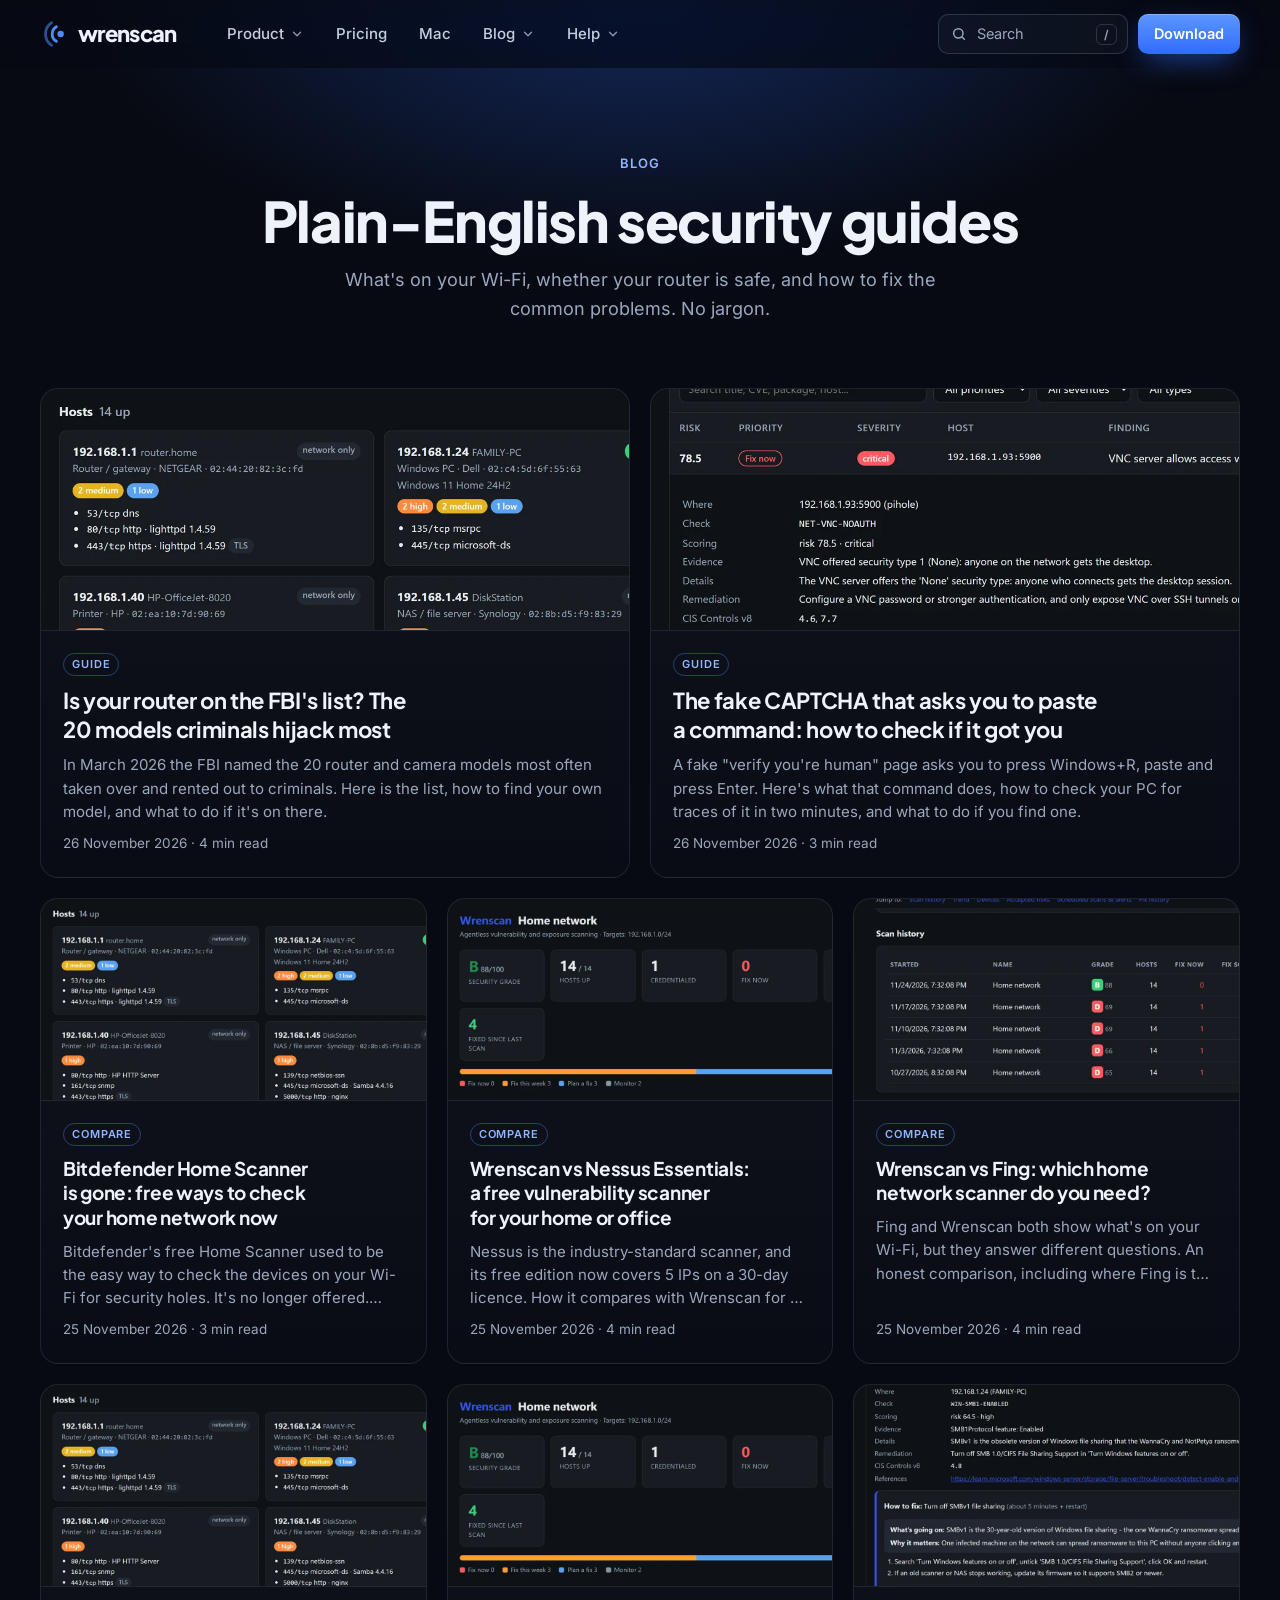
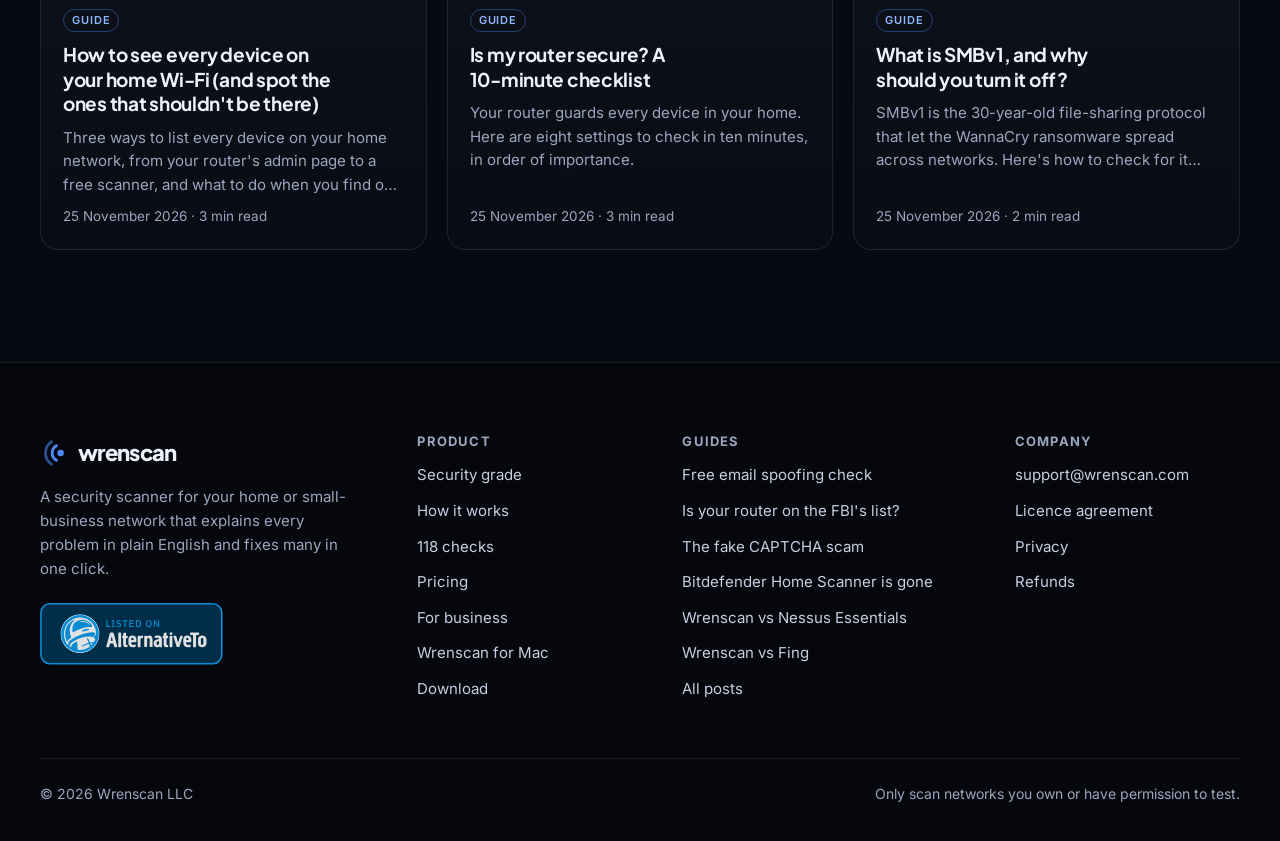
<file: blog/index.html>
<!doctype html>
<html lang="en">
<head>
<meta charset="utf-8">
<meta name="viewport" content="width=device-width, initial-scale=1">
<title>Home Network Security Blog | Wrenscan</title>
<meta name="description" content="Plain-English home network security guides for your home or small office: what&#x27;s on your Wi-Fi, whether your router is safe, and how to fix common problems.">
<link rel="canonical" href="https://www.wrenscan.com/blog/">
<meta name="theme-color" content="#070A12">
<link rel="icon" href="/img/icon-512.png">
<meta property="og:type" content="website">
<meta property="og:site_name" content="Wrenscan">
<meta property="og:title" content="Home Network Security Blog | Wrenscan">
<meta property="og:description" content="Plain-English home network security guides for your home or small office: what&#x27;s on your Wi-Fi, whether your router is safe, and how to fix common problems.">
<meta property="og:url" content="https://www.wrenscan.com/blog/">
<meta property="og:image" content="https://downloads.wrenscan.com/media/wrenscan-grade-card-demo.png">
<meta name="twitter:card" content="summary_large_image">
<meta name="google-site-verification" content="NHtf7_Xchs2q6kfM6JXQihhtO17kkVJVDk80CTowZdQ">
<meta name="msvalidate.01" content="4A16E89AE0FC15107EBB53EFB575E0BF">
<link rel="preload" href="/fonts/inter-latin.woff2" as="font" type="font/woff2" crossorigin>
<link rel="preload" href="/fonts/plus-jakarta-sans-latin.woff2" as="font" type="font/woff2" crossorigin>
<link rel="stylesheet" href="/assets/site.css">
</head>
<body>
<a class="skip" href="#top">Skip to content</a>
<header class="nav" id="nav">
  <div class="wrap">
    <a class="logo" href="/" aria-label="Wrenscan home"><svg viewBox="0 0 32 32" fill="none" aria-hidden="true"><circle cx="22" cy="16" r="3.4" fill="#4D8BFF"/><path d="M17.5 8.2a9 9 0 0 0 0 15.6" stroke="#4D8BFF" stroke-width="3" stroke-linecap="round"/><path d="M12.4 3.9a14.5 14.5 0 0 0 0 24.2" stroke="#4D8BFF" stroke-width="3" stroke-linecap="round" opacity=".55"/></svg>wrenscan</a>
    <ul class="menu" id="menu">
      <li><button type="button" aria-haspopup="true">Product <svg class="chev" viewBox="0 0 24 24" fill="none" stroke="currentColor" stroke-width="2.4" stroke-linecap="round" stroke-linejoin="round"><path d="m6 9 6 6 6-6"/></svg></button>
        <ul class="drop">
          <li><a href="/#grade"><b>Security grade</b><span>An A to F grade for every scan</span></a></li>
          <li><a href="/#how"><b>How it works</b><span>Find, check, rank, explain, fix</span></a></li>
          <li><a href="/#demo"><b>See it in action</b><span>A 42-second demo and real screens</span></a></li>
          <li><a href="/#checks"><b>118 checks</b><span>Everything Wrenscan looks for</span></a></li>
          <li><a href="/#privacy"><b>Your data</b><span>What stays on your PC</span></a></li>
          <li><a href="https://downloads.wrenscan.com/email-check.html"><b>Free email spoofing check</b><span>SPF and DMARC, in your browser</span></a></li>
        </ul>
      </li>
      <li><a href="/#pricing">Pricing</a></li>
      <li><a href="/mac/">Mac</a></li>
      <li><button type="button" aria-haspopup="true">Blog <svg class="chev" viewBox="0 0 24 24" fill="none" stroke="currentColor" stroke-width="2.4" stroke-linecap="round" stroke-linejoin="round"><path d="m6 9 6 6 6-6"/></svg></button>
        <ul class="drop">
          <li><a href="/post/is-my-router-on-the-fbi-list/"><b>Is your router on the FBI&#x27;s list?</b><span>Guide</span></a></li>
          <li><a href="/post/fake-captcha-paste-command-scam/"><b>The fake CAPTCHA scam</b><span>Guide</span></a></li>
          <li><a href="/post/bitdefender-home-scanner-alternative/"><b>Bitdefender Home Scanner is gone</b><span>Compare</span></a></li>
          <li><a href="/post/wrenscan-vs-nessus-essentials/"><b>Wrenscan vs Nessus Essentials</b><span>Compare</span></a></li>
          <li><a href="/blog/"><b>All posts</b><span>Plain-English security guides</span></a></li>
        </ul>
      </li>
      <li><button type="button" aria-haspopup="true">Help <svg class="chev" viewBox="0 0 24 24" fill="none" stroke="currentColor" stroke-width="2.4" stroke-linecap="round" stroke-linejoin="round"><path d="m6 9 6 6 6-6"/></svg></button>
        <ul class="drop">
          <li><a href="/#faq"><b>Questions and answers</b><span>Price, safety, privacy, Mac</span></a></li>
          <li><a href="https://downloads.wrenscan.com/download.html"><b>Download and install</b><span>Step by step, with the file's fingerprint</span></a></li>
          <li><a href="mailto:support@wrenscan.com"><b>Email support</b><span>support@wrenscan.com</span></a></li>
        </ul>
      </li>
    </ul>
    <div class="nav-right">
      <button class="searchbtn" type="button" id="openSearch" aria-label="Search"><svg viewBox="0 0 24 24" fill="none" stroke="currentColor" stroke-width="2.2" stroke-linecap="round"><circle cx="11" cy="11" r="7"/><path d="m20 20-3.5-3.5"/></svg><span>Search</span><kbd>/</kbd></button>
      <a class="btn btn-primary btn-sm" href="https://downloads.wrenscan.com/download.html">Download</a>
      <button class="burger" type="button" id="burger" aria-label="Menu" aria-expanded="false"><svg viewBox="0 0 24 24" fill="none" stroke="currentColor" stroke-width="2.2" stroke-linecap="round"><path d="M4 7h16M4 12h16M4 17h16"/></svg></button>
    </div>
  </div>
</header>
<main id="top">
<section class="pagehead"><div class="wrap"><span class="eyebrow">Blog</span><h1>Plain-English security guides</h1><p>What's on your Wi-Fi, whether your router is safe, and how to fix the common problems. No jargon.</p></div></section>
<section class="sec" style="padding-top:0"><div class="wrap"><div class="posts"><a class="pcard half rv" href="/post/is-my-router-on-the-fbi-list/"><span class="pimg"><img src="/img/devices.webp" alt="" loading="lazy"></span><span class="pbody"><span class="k">Guide</span><h3>Is your router on the FBI&#x27;s list? The 20 models criminals hijack most</h3><p>In March 2026 the FBI named the 20 router and camera models most often taken over and rented out to criminals. Here is the list, how to find your own model, and what to do if it&#x27;s on there.</p><span class="pmeta">26 November 2026 &middot; 4 min read</span></span></a><a class="pcard half rv" href="/post/fake-captcha-paste-command-scam/"><span class="pimg"><img src="/img/explained.webp" alt="" loading="lazy"></span><span class="pbody"><span class="k">Guide</span><h3>The fake CAPTCHA that asks you to paste a command: how to check if it got you</h3><p>A fake &quot;verify you&#x27;re human&quot; page asks you to press Windows+R, paste and press Enter. Here&#x27;s what that command does, how to check your PC for traces of it in two minutes, and what to do if you find one.</p><span class="pmeta">26 November 2026 &middot; 3 min read</span></span></a><a class="pcard rv" href="/post/bitdefender-home-scanner-alternative/"><span class="pimg"><img src="/img/devices.webp" alt="" loading="lazy"></span><span class="pbody"><span class="k">Compare</span><h3>Bitdefender Home Scanner is gone: free ways to check your home network now</h3><p>Bitdefender&#x27;s free Home Scanner used to be the easy way to check the devices on your Wi-Fi for security holes. It&#x27;s no longer offered. Here are the free options that still exist, and what each one is good for.</p><span class="pmeta">25 November 2026 &middot; 3 min read</span></span></a><a class="pcard rv" href="/post/wrenscan-vs-nessus-essentials/"><span class="pimg"><img src="/img/summary.webp" alt="" loading="lazy"></span><span class="pbody"><span class="k">Compare</span><h3>Wrenscan vs Nessus Essentials: a free vulnerability scanner for your home or office</h3><p>Nessus is the industry-standard scanner, and its free edition now covers 5 IPs on a 30-day licence. How it compares with Wrenscan for a home or small office, honestly.</p><span class="pmeta">25 November 2026 &middot; 4 min read</span></span></a><a class="pcard rv" href="/post/wrenscan-vs-fing/"><span class="pimg"><img src="/img/history.webp" alt="" loading="lazy"></span><span class="pbody"><span class="k">Compare</span><h3>Wrenscan vs Fing: which home network scanner do you need?</h3><p>Fing and Wrenscan both show what&#x27;s on your Wi-Fi, but they answer different questions. An honest comparison, including where Fing is the better choice.</p><span class="pmeta">25 November 2026 &middot; 4 min read</span></span></a><a class="pcard rv" href="/post/see-every-device-on-your-wifi/"><span class="pimg"><img src="/img/devices.webp" alt="" loading="lazy"></span><span class="pbody"><span class="k">Guide</span><h3>How to see every device on your home Wi-Fi (and spot the ones that shouldn&#x27;t be there)</h3><p>Three ways to list every device on your home network, from your router&#x27;s admin page to a free scanner, and what to do when you find one you don&#x27;t recognise.</p><span class="pmeta">25 November 2026 &middot; 3 min read</span></span></a><a class="pcard rv" href="/post/is-my-router-secure/"><span class="pimg"><img src="/img/summary.webp" alt="" loading="lazy"></span><span class="pbody"><span class="k">Guide</span><h3>Is my router secure? A 10-minute checklist</h3><p>Your router guards every device in your home. Here are eight settings to check in ten minutes, in order of importance.</p><span class="pmeta">25 November 2026 &middot; 3 min read</span></span></a><a class="pcard rv" href="/post/what-is-smbv1/"><span class="pimg"><img src="/img/fix.webp" alt="" loading="lazy"></span><span class="pbody"><span class="k">Guide</span><h3>What is SMBv1, and why should you turn it off?</h3><p>SMBv1 is the 30-year-old file-sharing protocol that let the WannaCry ransomware spread across networks. Here&#x27;s how to check for it and turn it off.</p><span class="pmeta">25 November 2026 &middot; 2 min read</span></span></a></div></div></section>
</main>

<footer>
  <div class="wrap">
    <div class="fgrid">
      <div><a class="logo" href="/"><svg viewBox="0 0 32 32" fill="none" aria-hidden="true"><circle cx="22" cy="16" r="3.4" fill="#4D8BFF"/><path d="M17.5 8.2a9 9 0 0 0 0 15.6" stroke="#4D8BFF" stroke-width="3" stroke-linecap="round"/><path d="M12.4 3.9a14.5 14.5 0 0 0 0 24.2" stroke="#4D8BFF" stroke-width="3" stroke-linecap="round" opacity=".55"/></svg>wrenscan</a><p class="blurb">A security scanner for your home or small-business network that explains every problem in plain English and fixes many in one click.</p><a class="altto" href="https://alternativeto.net/software/wrenscan/about/?utm_source=badge&amp;utm_medium=referral" target="_blank" rel="noopener"><img src="/img/alternativeto-badge.svg" alt="Wrenscan is listed on AlternativeTo" width="183" height="62" loading="lazy"></a></div>
      <div><h4>Product</h4><ul><li><a href="/#grade">Security grade</a></li><li><a href="/#how">How it works</a></li><li><a href="/#checks">118 checks</a></li><li><a href="/#pricing">Pricing</a></li><li><a href="/business/">For business</a></li><li><a href="/mac/">Wrenscan for Mac</a></li><li><a href="https://downloads.wrenscan.com/download.html">Download</a></li></ul></div>
      <div><h4>Guides</h4><ul><li><a href="https://downloads.wrenscan.com/email-check.html">Free email spoofing check</a></li><li><a href="/post/is-my-router-on-the-fbi-list/">Is your router on the FBI&#x27;s list?</a></li><li><a href="/post/fake-captcha-paste-command-scam/">The fake CAPTCHA scam</a></li><li><a href="/post/bitdefender-home-scanner-alternative/">Bitdefender Home Scanner is gone</a></li><li><a href="/post/wrenscan-vs-nessus-essentials/">Wrenscan vs Nessus Essentials</a></li><li><a href="/post/wrenscan-vs-fing/">Wrenscan vs Fing</a></li><li><a href="/blog/">All posts</a></li></ul></div>
      <div><h4>Company</h4><ul><li><a href="mailto:support@wrenscan.com">support@wrenscan.com</a></li><li><a href="https://downloads.wrenscan.com/eula.html">Licence agreement</a></li><li><a href="https://downloads.wrenscan.com/privacy.html">Privacy</a></li><li><a href="https://downloads.wrenscan.com/refund-policy.html">Refunds</a></li></ul></div>
    </div>
    <div class="legal"><span>&copy; 2026 Wrenscan LLC</span><span>Only scan networks you own or have permission to test.</span></div>
  </div>
</footer>

<div class="sx" id="sx" role="dialog" aria-modal="true" aria-label="Search Wrenscan">
  <div class="sbox">
    <div class="sin"><svg viewBox="0 0 24 24" fill="none" stroke="currentColor" stroke-width="2.2" stroke-linecap="round"><circle cx="11" cy="11" r="7"/><path d="m20 20-3.5-3.5"/></svg><input id="sq" type="search" placeholder="Search: router, pricing, Mac, ransomware..." autocomplete="off" aria-controls="sres"><kbd>Esc</kbd></div>
    <div class="sres" id="sres" role="listbox"></div>
  </div>
</div>
<script src="/assets/site.js" defer></script>
<script type='module' src='https://static.cloudflareinsights.com/beacon.min.js' data-cf-beacon='{"token": "1a9c2e21548d4f2fa8f3752619f458ed"}'></script>
</body>
</html>
</file>
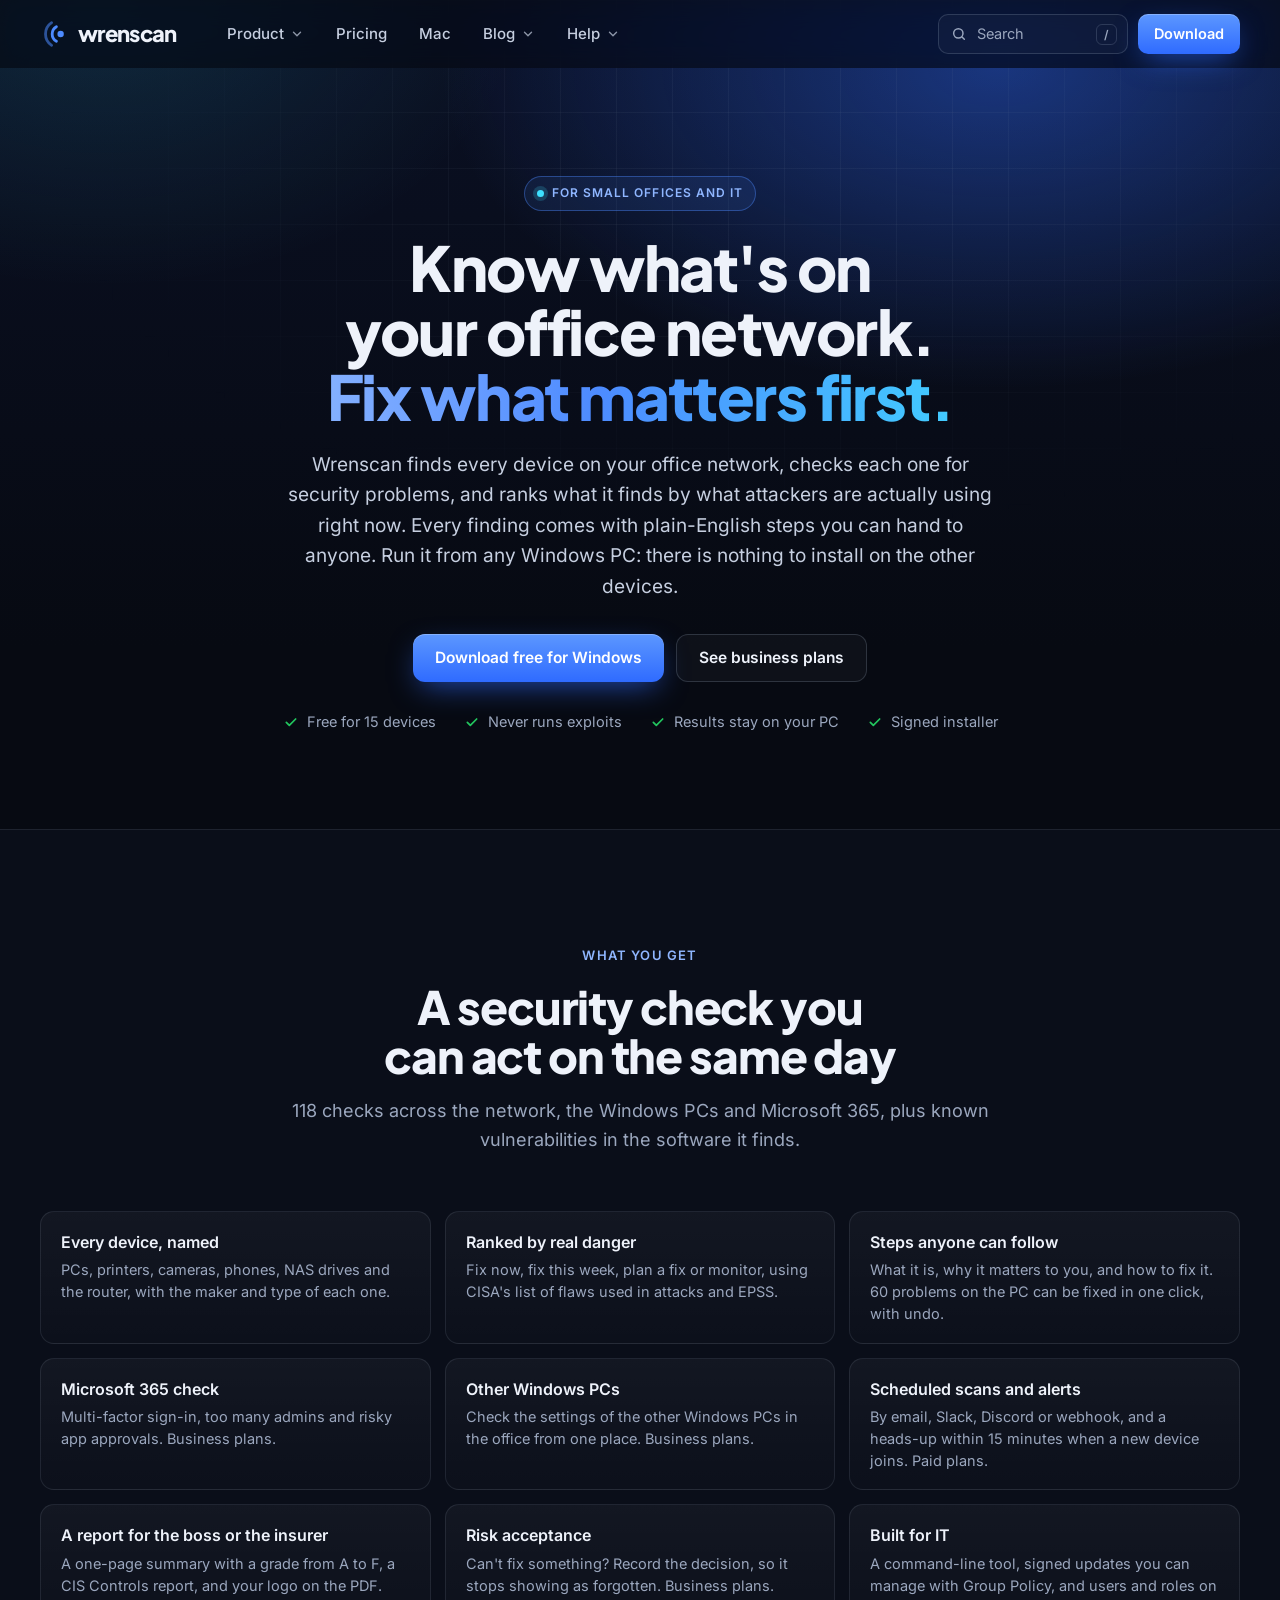
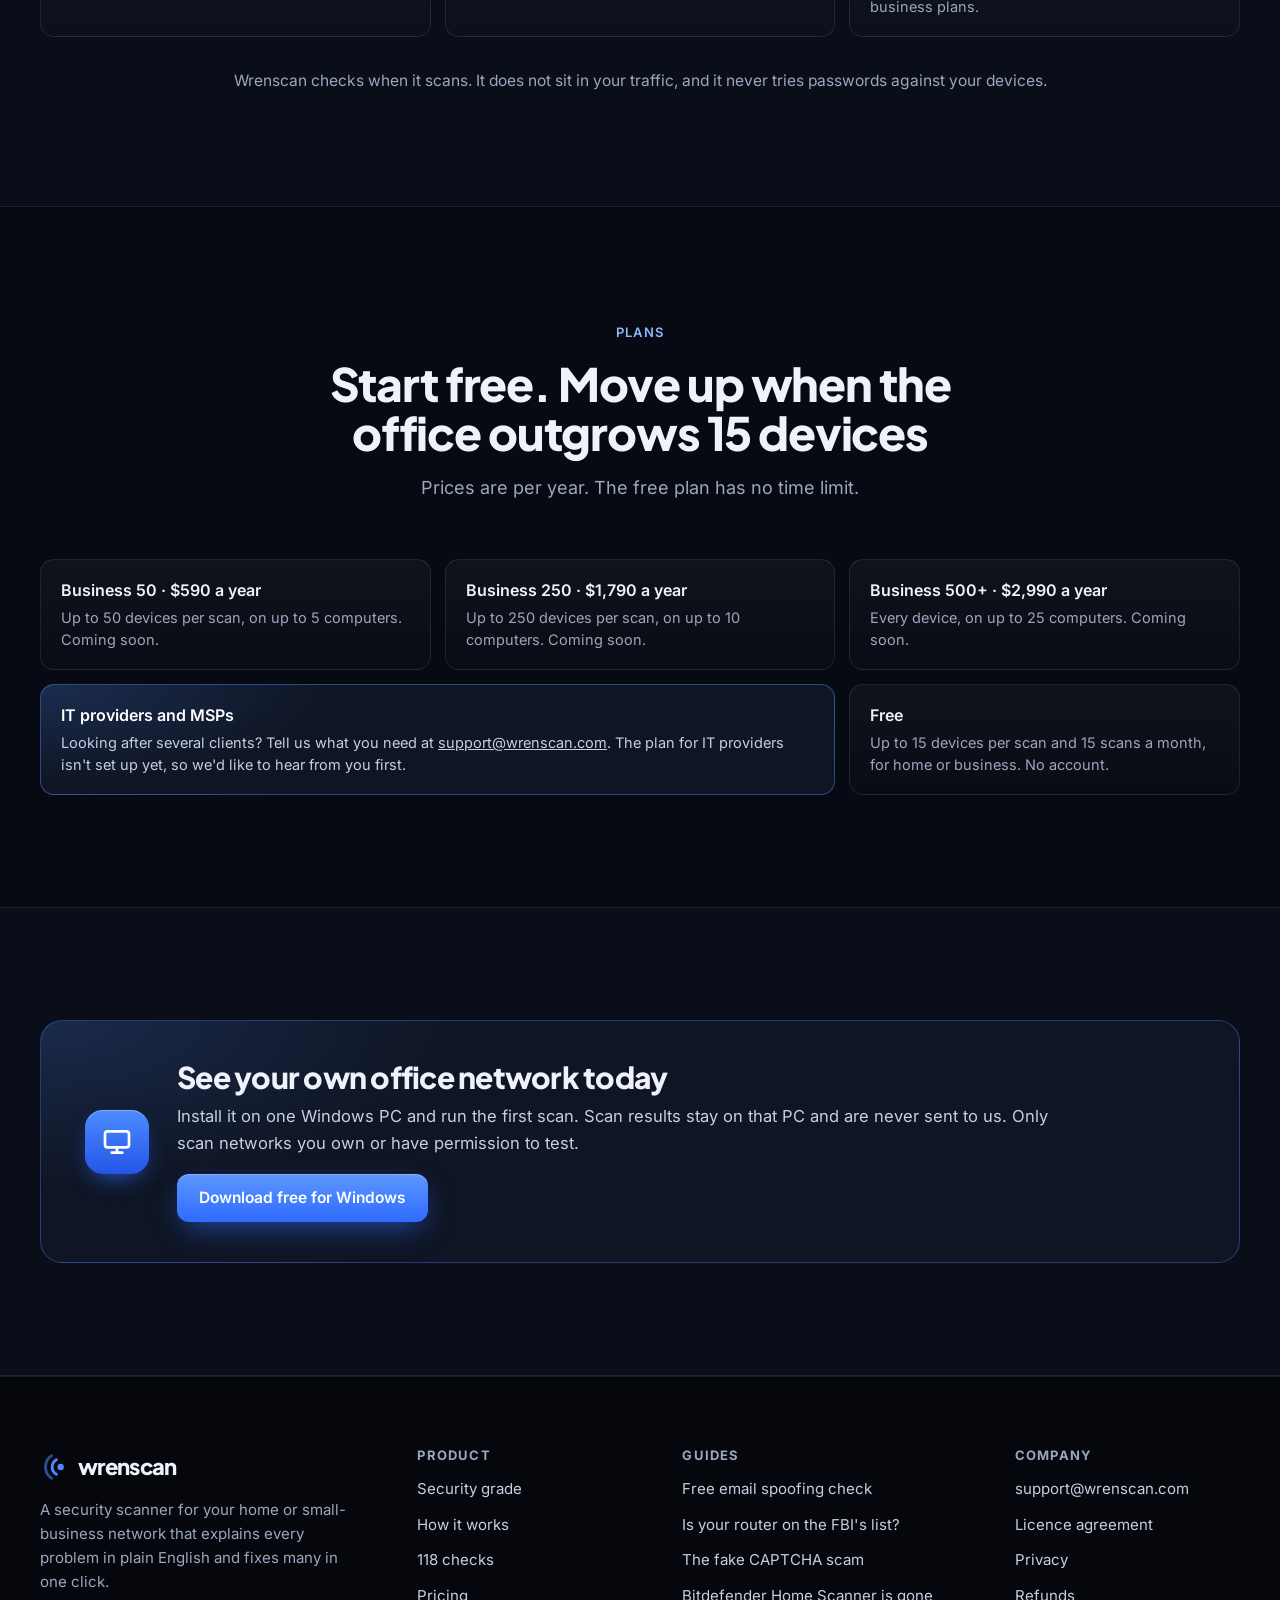
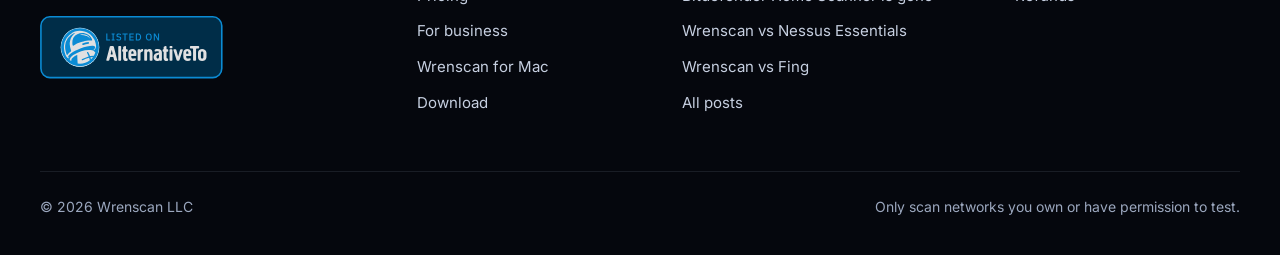
<file: business/index.html>
<!doctype html>
<html lang="en">
<head>
<meta charset="utf-8">
<meta name="viewport" content="width=device-width, initial-scale=1">
<title>Network Security Scanner for Small Business | Wrenscan</title>
<meta name="description" content="Find every device on your office network, see the security problems that matter first, and get plain-English fix steps. Free for up to 15 devices; business plans from $590 a year.">
<link rel="canonical" href="https://www.wrenscan.com/business/">
<meta name="theme-color" content="#070A12">
<link rel="icon" href="/img/icon-512.png">
<meta property="og:type" content="website">
<meta property="og:site_name" content="Wrenscan">
<meta property="og:title" content="Network Security Scanner for Small Business | Wrenscan">
<meta property="og:description" content="Find every device on your office network, see the security problems that matter first, and get plain-English fix steps. Free for up to 15 devices; business plans from $590 a year.">
<meta property="og:url" content="https://www.wrenscan.com/business/">
<meta property="og:image" content="https://downloads.wrenscan.com/media/wrenscan-grade-card-demo.png">
<meta name="twitter:card" content="summary_large_image">
<meta name="google-site-verification" content="NHtf7_Xchs2q6kfM6JXQihhtO17kkVJVDk80CTowZdQ">
<meta name="msvalidate.01" content="4A16E89AE0FC15107EBB53EFB575E0BF">
<link rel="preload" href="/fonts/inter-latin.woff2" as="font" type="font/woff2" crossorigin>
<link rel="preload" href="/fonts/plus-jakarta-sans-latin.woff2" as="font" type="font/woff2" crossorigin>
<link rel="stylesheet" href="/assets/site.css">
</head>
<body>
<a class="skip" href="#top">Skip to content</a>
<header class="nav" id="nav">
  <div class="wrap">
    <a class="logo" href="/" aria-label="Wrenscan home"><svg viewBox="0 0 32 32" fill="none" aria-hidden="true"><circle cx="22" cy="16" r="3.4" fill="#4D8BFF"/><path d="M17.5 8.2a9 9 0 0 0 0 15.6" stroke="#4D8BFF" stroke-width="3" stroke-linecap="round"/><path d="M12.4 3.9a14.5 14.5 0 0 0 0 24.2" stroke="#4D8BFF" stroke-width="3" stroke-linecap="round" opacity=".55"/></svg>wrenscan</a>
    <ul class="menu" id="menu">
      <li><button type="button" aria-haspopup="true">Product <svg class="chev" viewBox="0 0 24 24" fill="none" stroke="currentColor" stroke-width="2.4" stroke-linecap="round" stroke-linejoin="round"><path d="m6 9 6 6 6-6"/></svg></button>
        <ul class="drop">
          <li><a href="/#grade"><b>Security grade</b><span>An A to F grade for every scan</span></a></li>
          <li><a href="/#how"><b>How it works</b><span>Find, check, rank, explain, fix</span></a></li>
          <li><a href="/#demo"><b>See it in action</b><span>A 42-second demo and real screens</span></a></li>
          <li><a href="/#checks"><b>118 checks</b><span>Everything Wrenscan looks for</span></a></li>
          <li><a href="/#privacy"><b>Your data</b><span>What stays on your PC</span></a></li>
          <li><a href="https://downloads.wrenscan.com/email-check.html"><b>Free email spoofing check</b><span>SPF and DMARC, in your browser</span></a></li>
        </ul>
      </li>
      <li><a href="/#pricing">Pricing</a></li>
      <li><a href="/mac/">Mac</a></li>
      <li><button type="button" aria-haspopup="true">Blog <svg class="chev" viewBox="0 0 24 24" fill="none" stroke="currentColor" stroke-width="2.4" stroke-linecap="round" stroke-linejoin="round"><path d="m6 9 6 6 6-6"/></svg></button>
        <ul class="drop">
          <li><a href="/post/is-my-router-on-the-fbi-list/"><b>Is your router on the FBI&#x27;s list?</b><span>Guide</span></a></li>
          <li><a href="/post/fake-captcha-paste-command-scam/"><b>The fake CAPTCHA scam</b><span>Guide</span></a></li>
          <li><a href="/post/bitdefender-home-scanner-alternative/"><b>Bitdefender Home Scanner is gone</b><span>Compare</span></a></li>
          <li><a href="/post/wrenscan-vs-nessus-essentials/"><b>Wrenscan vs Nessus Essentials</b><span>Compare</span></a></li>
          <li><a href="/blog/"><b>All posts</b><span>Plain-English security guides</span></a></li>
        </ul>
      </li>
      <li><button type="button" aria-haspopup="true">Help <svg class="chev" viewBox="0 0 24 24" fill="none" stroke="currentColor" stroke-width="2.4" stroke-linecap="round" stroke-linejoin="round"><path d="m6 9 6 6 6-6"/></svg></button>
        <ul class="drop">
          <li><a href="/#faq"><b>Questions and answers</b><span>Price, safety, privacy, Mac</span></a></li>
          <li><a href="https://downloads.wrenscan.com/download.html"><b>Download and install</b><span>Step by step, with the file's fingerprint</span></a></li>
          <li><a href="mailto:support@wrenscan.com"><b>Email support</b><span>support@wrenscan.com</span></a></li>
        </ul>
      </li>
    </ul>
    <div class="nav-right">
      <button class="searchbtn" type="button" id="openSearch" aria-label="Search"><svg viewBox="0 0 24 24" fill="none" stroke="currentColor" stroke-width="2.2" stroke-linecap="round"><circle cx="11" cy="11" r="7"/><path d="m20 20-3.5-3.5"/></svg><span>Search</span><kbd>/</kbd></button>
      <a class="btn btn-primary btn-sm" href="https://downloads.wrenscan.com/download.html">Download</a>
      <button class="burger" type="button" id="burger" aria-label="Menu" aria-expanded="false"><svg viewBox="0 0 24 24" fill="none" stroke="currentColor" stroke-width="2.2" stroke-linecap="round"><path d="M4 7h16M4 12h16M4 17h16"/></svg></button>
    </div>
  </div>
</header>
<main id="top">
<section class="hero hero-mac">
  <div class="wrap">
    <div class="machero">
      <h1><span class="eyebrow pill"><i></i>For small offices and IT</span>
        <span class="k">Know what's on your office network.</span> <span class="k grad">Fix what matters first.</span></h1>
      <p class="lede">Wrenscan finds every device on your office network, checks each one for security problems, and ranks what it finds by what attackers are actually using right now. Every finding comes with plain-English steps you can hand to anyone. Run it from any Windows PC: there is nothing to install on the other devices.</p>
      <p class="cta" style="justify-content:center"><a class="btn btn-primary" href="https://downloads.wrenscan.com/download.html">Download free for Windows</a><a class="btn btn-ghost" href="#plans">See business plans</a></p>
      <ul class="trust trust-row">
        <li><svg viewBox="0 0 24 24" fill="none" stroke="currentColor" stroke-width="2.6" stroke-linecap="round" stroke-linejoin="round"><path d="m5 12.5 4.5 4.5L19 7.5"/></svg>Free for 15 devices</li>
        <li><svg viewBox="0 0 24 24" fill="none" stroke="currentColor" stroke-width="2.6" stroke-linecap="round" stroke-linejoin="round"><path d="m5 12.5 4.5 4.5L19 7.5"/></svg>Never runs exploits</li>
        <li><svg viewBox="0 0 24 24" fill="none" stroke="currentColor" stroke-width="2.6" stroke-linecap="round" stroke-linejoin="round"><path d="m5 12.5 4.5 4.5L19 7.5"/></svg>Results stay on your PC</li>
        <li><svg viewBox="0 0 24 24" fill="none" stroke="currentColor" stroke-width="2.6" stroke-linecap="round" stroke-linejoin="round"><path d="m5 12.5 4.5 4.5L19 7.5"/></svg>Signed installer</li>
      </ul>
    </div>
  </div>
</section>

<section class="sec alt">
  <div class="wrap">
    <div class="head rv"><span class="eyebrow">What you get</span><h2>A security check you can act on the same day</h2><p>118 checks across the network, the Windows PCs and Microsoft 365, plus known vulnerabilities in the software it finds.</p></div>
    <div class="maclist rv">
      <div><b>Every device, named</b><span>PCs, printers, cameras, phones, NAS drives and the router, with the maker and type of each one.</span></div>
      <div><b>Ranked by real danger</b><span>Fix now, fix this week, plan a fix or monitor, using CISA's list of flaws used in attacks and EPSS.</span></div>
      <div><b>Steps anyone can follow</b><span>What it is, why it matters to you, and how to fix it. 60 problems on the PC can be fixed in one click, with undo.</span></div>
      <div><b>Microsoft 365 check</b><span>Multi-factor sign-in, too many admins and risky app approvals. Business plans.</span></div>
      <div><b>Other Windows PCs</b><span>Check the settings of the other Windows PCs in the office from one place. Business plans.</span></div>
      <div><b>Scheduled scans and alerts</b><span>By email, Slack, Discord or webhook, and a heads-up within 15 minutes when a new device joins. Paid plans.</span></div>
      <div><b>A report for the boss or the insurer</b><span>A one-page summary with a grade from A to F, a CIS Controls report, and your logo on the PDF.</span></div>
      <div><b>Risk acceptance</b><span>Can't fix something? Record the decision, so it stops showing as forgotten. Business plans.</span></div>
      <div><b>Built for IT</b><span>A command-line tool, signed updates you can manage with Group Policy, and users and roles on business plans.</span></div>
    </div>
    <p class="after rv">Wrenscan checks when it scans. It does not sit in your traffic, and it never tries passwords against your devices.</p>
  </div>
</section>

<section class="sec" id="plans">
  <div class="wrap">
    <div class="head rv"><span class="eyebrow">Plans</span><h2>Start free. Move up when the office outgrows 15 devices</h2><p>Prices are per year. The free plan has no time limit.</p></div>
    <div class="maclist rv">
      <div><b>Business 50 &middot; $590 a year</b><span>Up to 50 devices per scan, on up to 5 computers. Coming soon.</span></div>
      <div><b>Business 250 &middot; $1,790 a year</b><span>Up to 250 devices per scan, on up to 10 computers. Coming soon.</span></div>
      <div><b>Business 500+ &middot; $2,990 a year</b><span>Every device, on up to 25 computers. Coming soon.</span></div>
      <div class="plus"><b>IT providers and MSPs</b><span>Looking after several clients? Tell us what you need at <a href="mailto:support@wrenscan.com" style="text-decoration:underline">support@wrenscan.com</a>. The plan for IT providers isn't set up yet, so we'd like to hear from you first.</span></div>
      <div><b>Free</b><span>Up to 15 devices per scan and 15 scans a month, for home or business. No account.</span></div>
    </div>
  </div>
</section>

<section class="sec alt">
  <div class="wrap">
    <div class="privacy rv">
      <div class="ico"><svg viewBox="0 0 24 24" fill="none" stroke="currentColor" stroke-width="2" stroke-linecap="round" stroke-linejoin="round"><rect x="3" y="4" width="18" height="12" rx="2"/><path d="M8 20h8M12 16v4"/></svg></div>
      <div><h2>See your own office network today</h2><p>Install it on one Windows PC and run the first scan. Scan results stay on that PC and are never sent to us. Only scan networks you own or have permission to test.</p><p style="margin-top:18px"><a class="btn btn-primary" href="https://downloads.wrenscan.com/download.html">Download free for Windows</a></p></div>
    </div>
  </div>
</section>
</main>

<footer>
  <div class="wrap">
    <div class="fgrid">
      <div><a class="logo" href="/"><svg viewBox="0 0 32 32" fill="none" aria-hidden="true"><circle cx="22" cy="16" r="3.4" fill="#4D8BFF"/><path d="M17.5 8.2a9 9 0 0 0 0 15.6" stroke="#4D8BFF" stroke-width="3" stroke-linecap="round"/><path d="M12.4 3.9a14.5 14.5 0 0 0 0 24.2" stroke="#4D8BFF" stroke-width="3" stroke-linecap="round" opacity=".55"/></svg>wrenscan</a><p class="blurb">A security scanner for your home or small-business network that explains every problem in plain English and fixes many in one click.</p><a class="altto" href="https://alternativeto.net/software/wrenscan/about/?utm_source=badge&amp;utm_medium=referral" target="_blank" rel="noopener"><img src="/img/alternativeto-badge.svg" alt="Wrenscan is listed on AlternativeTo" width="183" height="62" loading="lazy"></a></div>
      <div><h4>Product</h4><ul><li><a href="/#grade">Security grade</a></li><li><a href="/#how">How it works</a></li><li><a href="/#checks">118 checks</a></li><li><a href="/#pricing">Pricing</a></li><li><a href="/business/">For business</a></li><li><a href="/mac/">Wrenscan for Mac</a></li><li><a href="https://downloads.wrenscan.com/download.html">Download</a></li></ul></div>
      <div><h4>Guides</h4><ul><li><a href="https://downloads.wrenscan.com/email-check.html">Free email spoofing check</a></li><li><a href="/post/is-my-router-on-the-fbi-list/">Is your router on the FBI&#x27;s list?</a></li><li><a href="/post/fake-captcha-paste-command-scam/">The fake CAPTCHA scam</a></li><li><a href="/post/bitdefender-home-scanner-alternative/">Bitdefender Home Scanner is gone</a></li><li><a href="/post/wrenscan-vs-nessus-essentials/">Wrenscan vs Nessus Essentials</a></li><li><a href="/post/wrenscan-vs-fing/">Wrenscan vs Fing</a></li><li><a href="/blog/">All posts</a></li></ul></div>
      <div><h4>Company</h4><ul><li><a href="mailto:support@wrenscan.com">support@wrenscan.com</a></li><li><a href="https://downloads.wrenscan.com/eula.html">Licence agreement</a></li><li><a href="https://downloads.wrenscan.com/privacy.html">Privacy</a></li><li><a href="https://downloads.wrenscan.com/refund-policy.html">Refunds</a></li></ul></div>
    </div>
    <div class="legal"><span>&copy; 2026 Wrenscan LLC</span><span>Only scan networks you own or have permission to test.</span></div>
  </div>
</footer>

<div class="sx" id="sx" role="dialog" aria-modal="true" aria-label="Search Wrenscan">
  <div class="sbox">
    <div class="sin"><svg viewBox="0 0 24 24" fill="none" stroke="currentColor" stroke-width="2.2" stroke-linecap="round"><circle cx="11" cy="11" r="7"/><path d="m20 20-3.5-3.5"/></svg><input id="sq" type="search" placeholder="Search: router, pricing, Mac, ransomware..." autocomplete="off" aria-controls="sres"><kbd>Esc</kbd></div>
    <div class="sres" id="sres" role="listbox"></div>
  </div>
</div>
<script src="/assets/site.js" defer></script>
<script type='module' src='https://static.cloudflareinsights.com/beacon.min.js' data-cf-beacon='{"token": "1a9c2e21548d4f2fa8f3752619f458ed"}'></script>
</body>
</html>
</file>
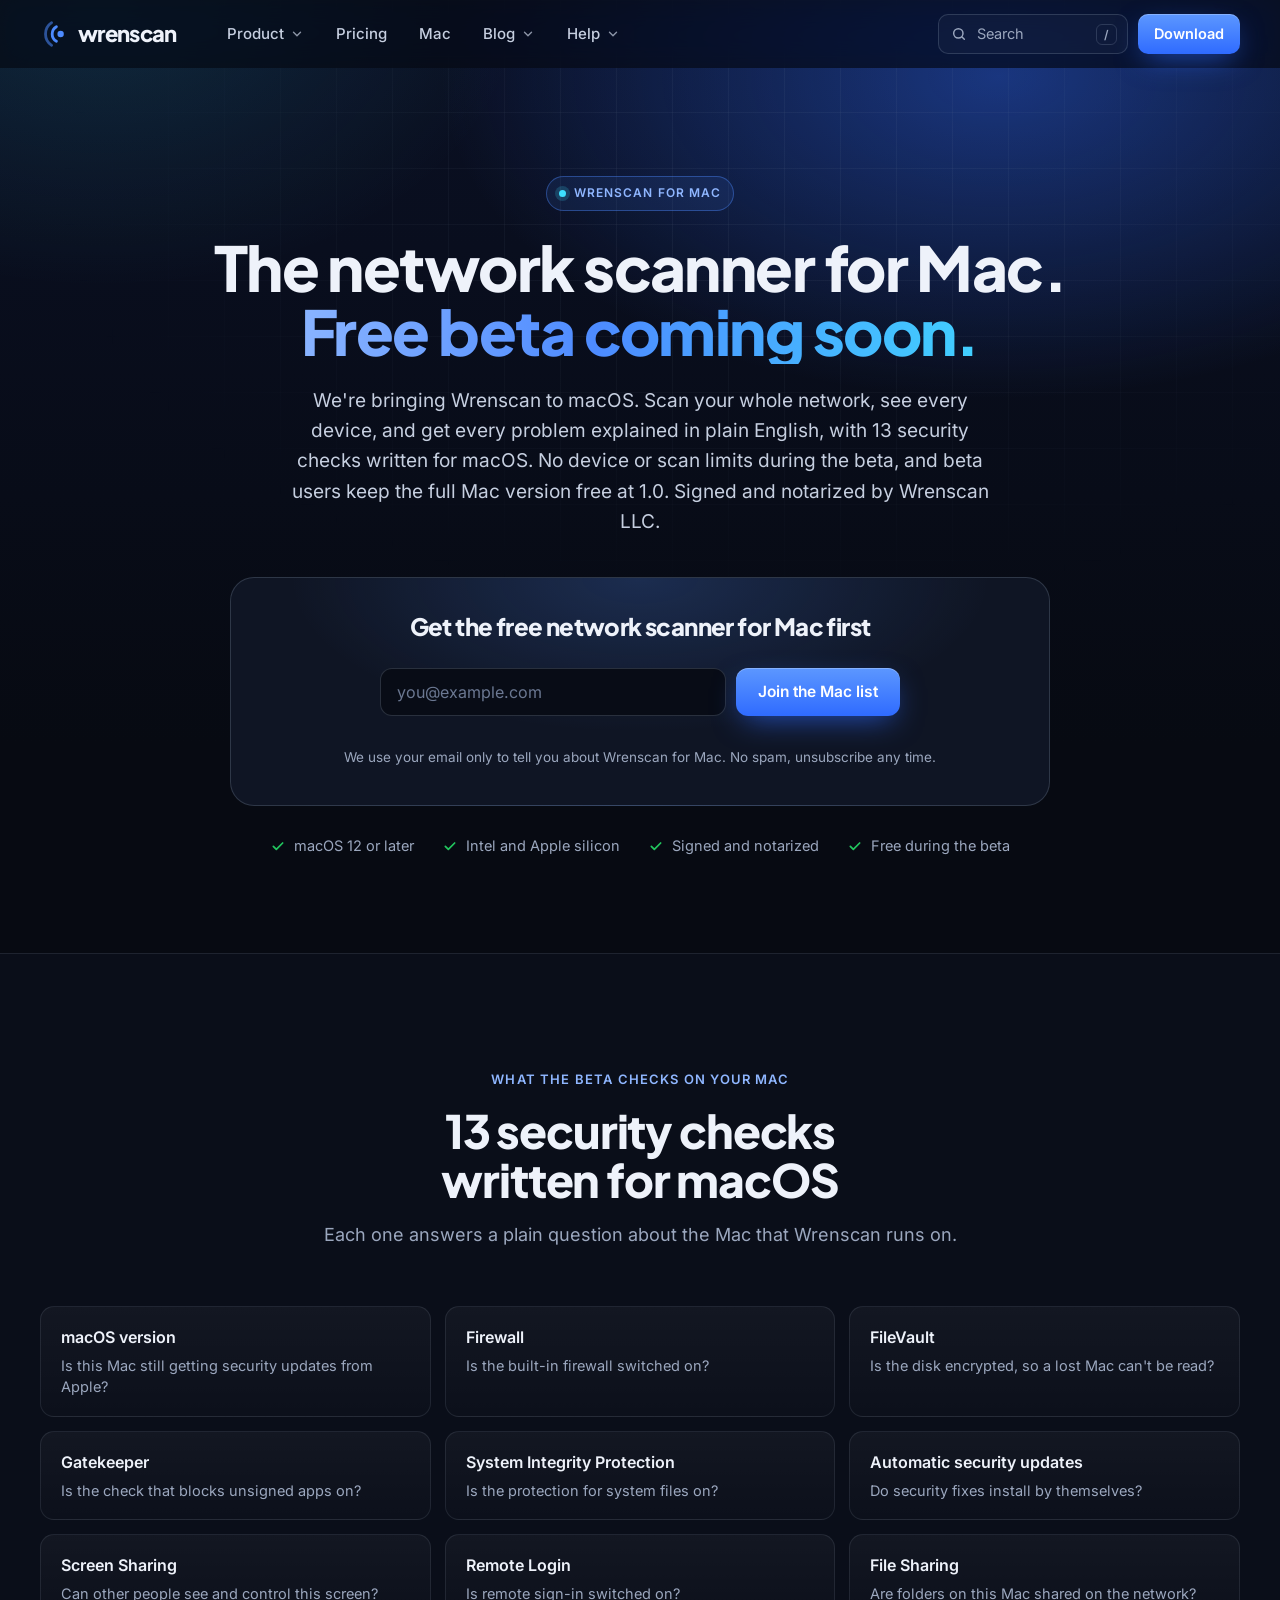
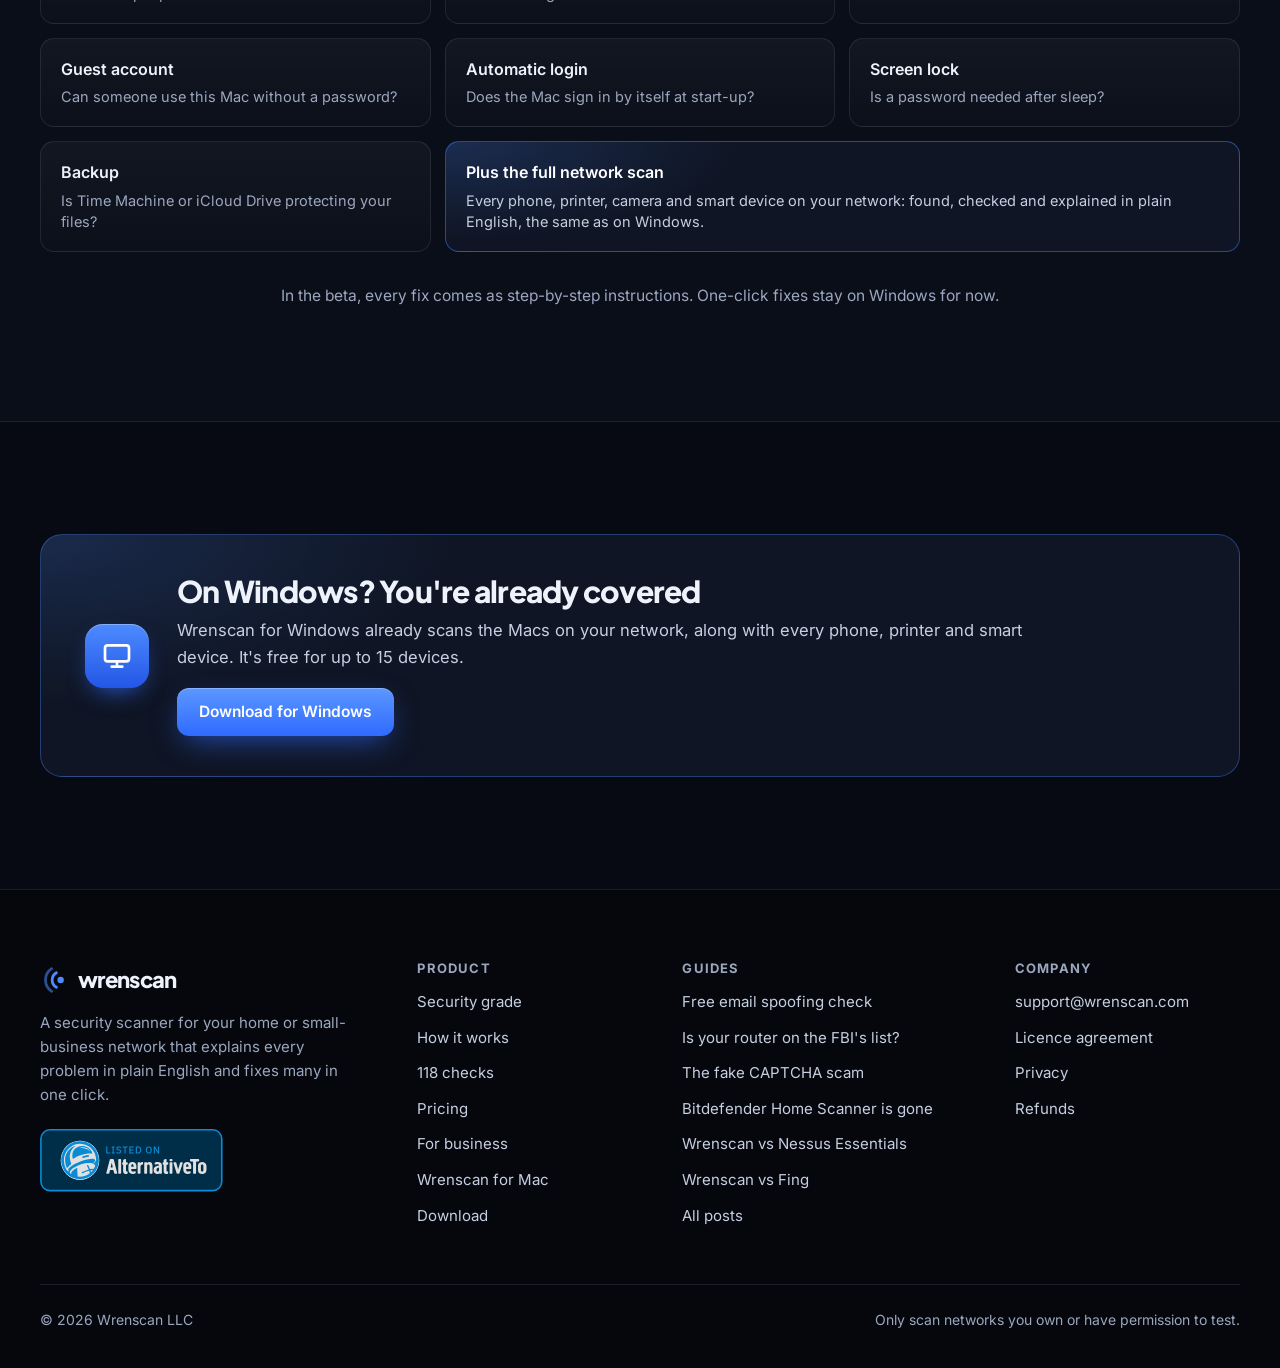
<file: mac/index.html>
<!doctype html>
<html lang="en">
<head>
<meta charset="utf-8">
<meta name="viewport" content="width=device-width, initial-scale=1">
<title>Network Scanner for Mac: Free Wrenscan Beta Coming Soon</title>
<meta name="description" content="A free network scanner for Mac is on the way. Join the list for the Wrenscan beta: see every device on your network and get every problem explained in plain English.">
<link rel="canonical" href="https://www.wrenscan.com/mac/">
<meta name="theme-color" content="#070A12">
<link rel="icon" href="/img/icon-512.png">
<meta property="og:type" content="website">
<meta property="og:site_name" content="Wrenscan">
<meta property="og:title" content="Network Scanner for Mac: Free Wrenscan Beta Coming Soon">
<meta property="og:description" content="A free network scanner for Mac is on the way. Join the list for the Wrenscan beta: see every device on your network and get every problem explained in plain English.">
<meta property="og:url" content="https://www.wrenscan.com/mac/">
<meta property="og:image" content="https://downloads.wrenscan.com/media/wrenscan-grade-card-demo.png">
<meta name="twitter:card" content="summary_large_image">
<meta name="google-site-verification" content="NHtf7_Xchs2q6kfM6JXQihhtO17kkVJVDk80CTowZdQ">
<meta name="msvalidate.01" content="4A16E89AE0FC15107EBB53EFB575E0BF">
<link rel="preload" href="/fonts/inter-latin.woff2" as="font" type="font/woff2" crossorigin>
<link rel="preload" href="/fonts/plus-jakarta-sans-latin.woff2" as="font" type="font/woff2" crossorigin>
<link rel="stylesheet" href="/assets/site.css">
</head>
<body>
<a class="skip" href="#top">Skip to content</a>
<header class="nav" id="nav">
  <div class="wrap">
    <a class="logo" href="/" aria-label="Wrenscan home"><svg viewBox="0 0 32 32" fill="none" aria-hidden="true"><circle cx="22" cy="16" r="3.4" fill="#4D8BFF"/><path d="M17.5 8.2a9 9 0 0 0 0 15.6" stroke="#4D8BFF" stroke-width="3" stroke-linecap="round"/><path d="M12.4 3.9a14.5 14.5 0 0 0 0 24.2" stroke="#4D8BFF" stroke-width="3" stroke-linecap="round" opacity=".55"/></svg>wrenscan</a>
    <ul class="menu" id="menu">
      <li><button type="button" aria-haspopup="true">Product <svg class="chev" viewBox="0 0 24 24" fill="none" stroke="currentColor" stroke-width="2.4" stroke-linecap="round" stroke-linejoin="round"><path d="m6 9 6 6 6-6"/></svg></button>
        <ul class="drop">
          <li><a href="/#grade"><b>Security grade</b><span>An A to F grade for every scan</span></a></li>
          <li><a href="/#how"><b>How it works</b><span>Find, check, rank, explain, fix</span></a></li>
          <li><a href="/#demo"><b>See it in action</b><span>A 42-second demo and real screens</span></a></li>
          <li><a href="/#checks"><b>118 checks</b><span>Everything Wrenscan looks for</span></a></li>
          <li><a href="/#privacy"><b>Your data</b><span>What stays on your PC</span></a></li>
          <li><a href="https://downloads.wrenscan.com/email-check.html"><b>Free email spoofing check</b><span>SPF and DMARC, in your browser</span></a></li>
        </ul>
      </li>
      <li><a href="/#pricing">Pricing</a></li>
      <li><a href="/mac/">Mac</a></li>
      <li><button type="button" aria-haspopup="true">Blog <svg class="chev" viewBox="0 0 24 24" fill="none" stroke="currentColor" stroke-width="2.4" stroke-linecap="round" stroke-linejoin="round"><path d="m6 9 6 6 6-6"/></svg></button>
        <ul class="drop">
          <li><a href="/post/is-my-router-on-the-fbi-list/"><b>Is your router on the FBI&#x27;s list?</b><span>Guide</span></a></li>
          <li><a href="/post/fake-captcha-paste-command-scam/"><b>The fake CAPTCHA scam</b><span>Guide</span></a></li>
          <li><a href="/post/bitdefender-home-scanner-alternative/"><b>Bitdefender Home Scanner is gone</b><span>Compare</span></a></li>
          <li><a href="/post/wrenscan-vs-nessus-essentials/"><b>Wrenscan vs Nessus Essentials</b><span>Compare</span></a></li>
          <li><a href="/blog/"><b>All posts</b><span>Plain-English security guides</span></a></li>
        </ul>
      </li>
      <li><button type="button" aria-haspopup="true">Help <svg class="chev" viewBox="0 0 24 24" fill="none" stroke="currentColor" stroke-width="2.4" stroke-linecap="round" stroke-linejoin="round"><path d="m6 9 6 6 6-6"/></svg></button>
        <ul class="drop">
          <li><a href="/#faq"><b>Questions and answers</b><span>Price, safety, privacy, Mac</span></a></li>
          <li><a href="https://downloads.wrenscan.com/download.html"><b>Download and install</b><span>Step by step, with the file's fingerprint</span></a></li>
          <li><a href="mailto:support@wrenscan.com"><b>Email support</b><span>support@wrenscan.com</span></a></li>
        </ul>
      </li>
    </ul>
    <div class="nav-right">
      <button class="searchbtn" type="button" id="openSearch" aria-label="Search"><svg viewBox="0 0 24 24" fill="none" stroke="currentColor" stroke-width="2.2" stroke-linecap="round"><circle cx="11" cy="11" r="7"/><path d="m20 20-3.5-3.5"/></svg><span>Search</span><kbd>/</kbd></button>
      <a class="btn btn-primary btn-sm" href="https://downloads.wrenscan.com/download.html">Download</a>
      <button class="burger" type="button" id="burger" aria-label="Menu" aria-expanded="false"><svg viewBox="0 0 24 24" fill="none" stroke="currentColor" stroke-width="2.2" stroke-linecap="round"><path d="M4 7h16M4 12h16M4 17h16"/></svg></button>
    </div>
  </div>
</header>
<main id="top">
<section class="hero hero-mac">
  <div class="wrap">
    <div class="machero">
      <h1><span class="eyebrow pill"><i></i>Wrenscan for Mac</span>
        <span class="k">The network scanner for Mac.</span> <span class="k grad">Free beta coming soon.</span></h1>
      <p class="lede">We're bringing Wrenscan to macOS. Scan your whole network, see every device, and get every problem explained in plain English, with 13 security checks written for macOS. No device or scan limits during the beta, and beta users keep the full Mac version free at 1.0. Signed and notarized by Wrenscan LLC.</p>
      <div class="founder macform">
        <h2>Get the free network scanner for Mac first</h2>
        <form class="form" data-form="mac" novalidate><label class="sr" for="mem">Email</label><input id="mem" type="email" name="email" placeholder="you@example.com" autocomplete="email" required><input class="sr" type="text" name="company" tabindex="-1" autocomplete="off" aria-hidden="true"><button class="btn btn-primary" type="submit">Join the Mac list</button></form>
        <p class="fine">We use your email only to tell you about Wrenscan for Mac. No spam, unsubscribe any time.</p>
      </div>
      <ul class="trust trust-row">
        <li><svg viewBox="0 0 24 24" fill="none" stroke="currentColor" stroke-width="2.6" stroke-linecap="round" stroke-linejoin="round"><path d="m5 12.5 4.5 4.5L19 7.5"/></svg>macOS 12 or later</li>
        <li><svg viewBox="0 0 24 24" fill="none" stroke="currentColor" stroke-width="2.6" stroke-linecap="round" stroke-linejoin="round"><path d="m5 12.5 4.5 4.5L19 7.5"/></svg>Intel and Apple silicon</li>
        <li><svg viewBox="0 0 24 24" fill="none" stroke="currentColor" stroke-width="2.6" stroke-linecap="round" stroke-linejoin="round"><path d="m5 12.5 4.5 4.5L19 7.5"/></svg>Signed and notarized</li>
        <li><svg viewBox="0 0 24 24" fill="none" stroke="currentColor" stroke-width="2.6" stroke-linecap="round" stroke-linejoin="round"><path d="m5 12.5 4.5 4.5L19 7.5"/></svg>Free during the beta</li>
      </ul>
    </div>
  </div>
</section>

<section class="sec alt">
  <div class="wrap">
    <div class="head rv"><span class="eyebrow">What the beta checks on your Mac</span><h2>13 security checks written for macOS</h2><p>Each one answers a plain question about the Mac that Wrenscan runs on.</p></div>
    <div class="maclist rv">
      <div><b>macOS version</b><span>Is this Mac still getting security updates from Apple?</span></div>
      <div><b>Firewall</b><span>Is the built-in firewall switched on?</span></div>
      <div><b>FileVault</b><span>Is the disk encrypted, so a lost Mac can't be read?</span></div>
      <div><b>Gatekeeper</b><span>Is the check that blocks unsigned apps on?</span></div>
      <div><b>System Integrity Protection</b><span>Is the protection for system files on?</span></div>
      <div><b>Automatic security updates</b><span>Do security fixes install by themselves?</span></div>
      <div><b>Screen Sharing</b><span>Can other people see and control this screen?</span></div>
      <div><b>Remote Login</b><span>Is remote sign-in switched on?</span></div>
      <div><b>File Sharing</b><span>Are folders on this Mac shared on the network?</span></div>
      <div><b>Guest account</b><span>Can someone use this Mac without a password?</span></div>
      <div><b>Automatic login</b><span>Does the Mac sign in by itself at start-up?</span></div>
      <div><b>Screen lock</b><span>Is a password needed after sleep?</span></div>
      <div><b>Backup</b><span>Is Time Machine or iCloud Drive protecting your files?</span></div>
      <div class="plus"><b>Plus the full network scan</b><span>Every phone, printer, camera and smart device on your network: found, checked and explained in plain English, the same as on Windows.</span></div>
    </div>
    <p class="after rv">In the beta, every fix comes as step-by-step instructions. One-click fixes stay on Windows for now.</p>
  </div>
</section>

<section class="sec">
  <div class="wrap">
    <div class="privacy rv">
      <div class="ico"><svg viewBox="0 0 24 24" fill="none" stroke="currentColor" stroke-width="2" stroke-linecap="round" stroke-linejoin="round"><rect x="3" y="4" width="18" height="12" rx="2"/><path d="M8 20h8M12 16v4"/></svg></div>
      <div><h2>On Windows? You're already covered</h2><p>Wrenscan for Windows already scans the Macs on your network, along with every phone, printer and smart device. It's free for up to 15 devices.</p><p style="margin-top:18px"><a class="btn btn-primary" href="https://downloads.wrenscan.com/download.html">Download for Windows</a></p></div>
    </div>
  </div>
</section>
</main>

<footer>
  <div class="wrap">
    <div class="fgrid">
      <div><a class="logo" href="/"><svg viewBox="0 0 32 32" fill="none" aria-hidden="true"><circle cx="22" cy="16" r="3.4" fill="#4D8BFF"/><path d="M17.5 8.2a9 9 0 0 0 0 15.6" stroke="#4D8BFF" stroke-width="3" stroke-linecap="round"/><path d="M12.4 3.9a14.5 14.5 0 0 0 0 24.2" stroke="#4D8BFF" stroke-width="3" stroke-linecap="round" opacity=".55"/></svg>wrenscan</a><p class="blurb">A security scanner for your home or small-business network that explains every problem in plain English and fixes many in one click.</p><a class="altto" href="https://alternativeto.net/software/wrenscan/about/?utm_source=badge&amp;utm_medium=referral" target="_blank" rel="noopener"><img src="/img/alternativeto-badge.svg" alt="Wrenscan is listed on AlternativeTo" width="183" height="62" loading="lazy"></a></div>
      <div><h4>Product</h4><ul><li><a href="/#grade">Security grade</a></li><li><a href="/#how">How it works</a></li><li><a href="/#checks">118 checks</a></li><li><a href="/#pricing">Pricing</a></li><li><a href="/business/">For business</a></li><li><a href="/mac/">Wrenscan for Mac</a></li><li><a href="https://downloads.wrenscan.com/download.html">Download</a></li></ul></div>
      <div><h4>Guides</h4><ul><li><a href="https://downloads.wrenscan.com/email-check.html">Free email spoofing check</a></li><li><a href="/post/is-my-router-on-the-fbi-list/">Is your router on the FBI&#x27;s list?</a></li><li><a href="/post/fake-captcha-paste-command-scam/">The fake CAPTCHA scam</a></li><li><a href="/post/bitdefender-home-scanner-alternative/">Bitdefender Home Scanner is gone</a></li><li><a href="/post/wrenscan-vs-nessus-essentials/">Wrenscan vs Nessus Essentials</a></li><li><a href="/post/wrenscan-vs-fing/">Wrenscan vs Fing</a></li><li><a href="/blog/">All posts</a></li></ul></div>
      <div><h4>Company</h4><ul><li><a href="mailto:support@wrenscan.com">support@wrenscan.com</a></li><li><a href="https://downloads.wrenscan.com/eula.html">Licence agreement</a></li><li><a href="https://downloads.wrenscan.com/privacy.html">Privacy</a></li><li><a href="https://downloads.wrenscan.com/refund-policy.html">Refunds</a></li></ul></div>
    </div>
    <div class="legal"><span>&copy; 2026 Wrenscan LLC</span><span>Only scan networks you own or have permission to test.</span></div>
  </div>
</footer>

<div class="sx" id="sx" role="dialog" aria-modal="true" aria-label="Search Wrenscan">
  <div class="sbox">
    <div class="sin"><svg viewBox="0 0 24 24" fill="none" stroke="currentColor" stroke-width="2.2" stroke-linecap="round"><circle cx="11" cy="11" r="7"/><path d="m20 20-3.5-3.5"/></svg><input id="sq" type="search" placeholder="Search: router, pricing, Mac, ransomware..." autocomplete="off" aria-controls="sres"><kbd>Esc</kbd></div>
    <div class="sres" id="sres" role="listbox"></div>
  </div>
</div>
<script src="/assets/site.js" defer></script>
<script type='module' src='https://static.cloudflareinsights.com/beacon.min.js' data-cf-beacon='{"token": "1a9c2e21548d4f2fa8f3752619f458ed"}'></script>
</body>
</html>
</file>
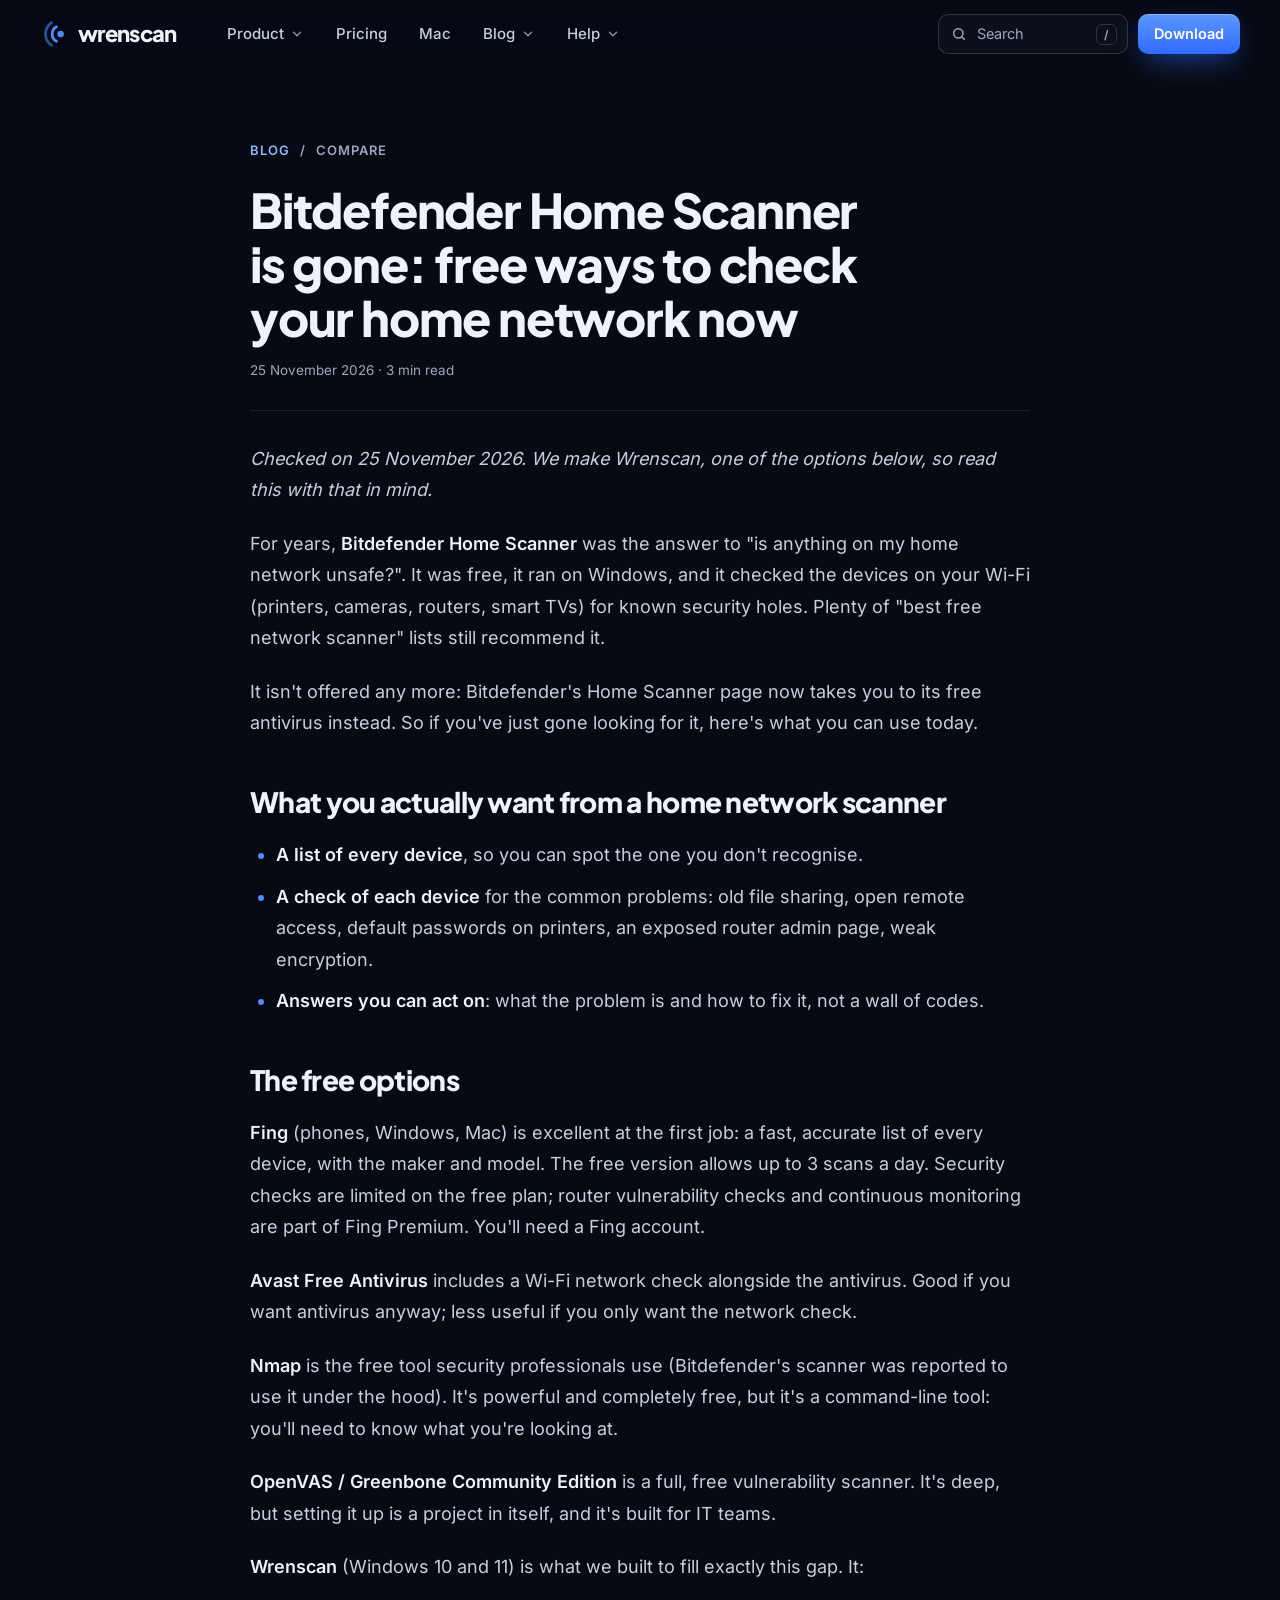
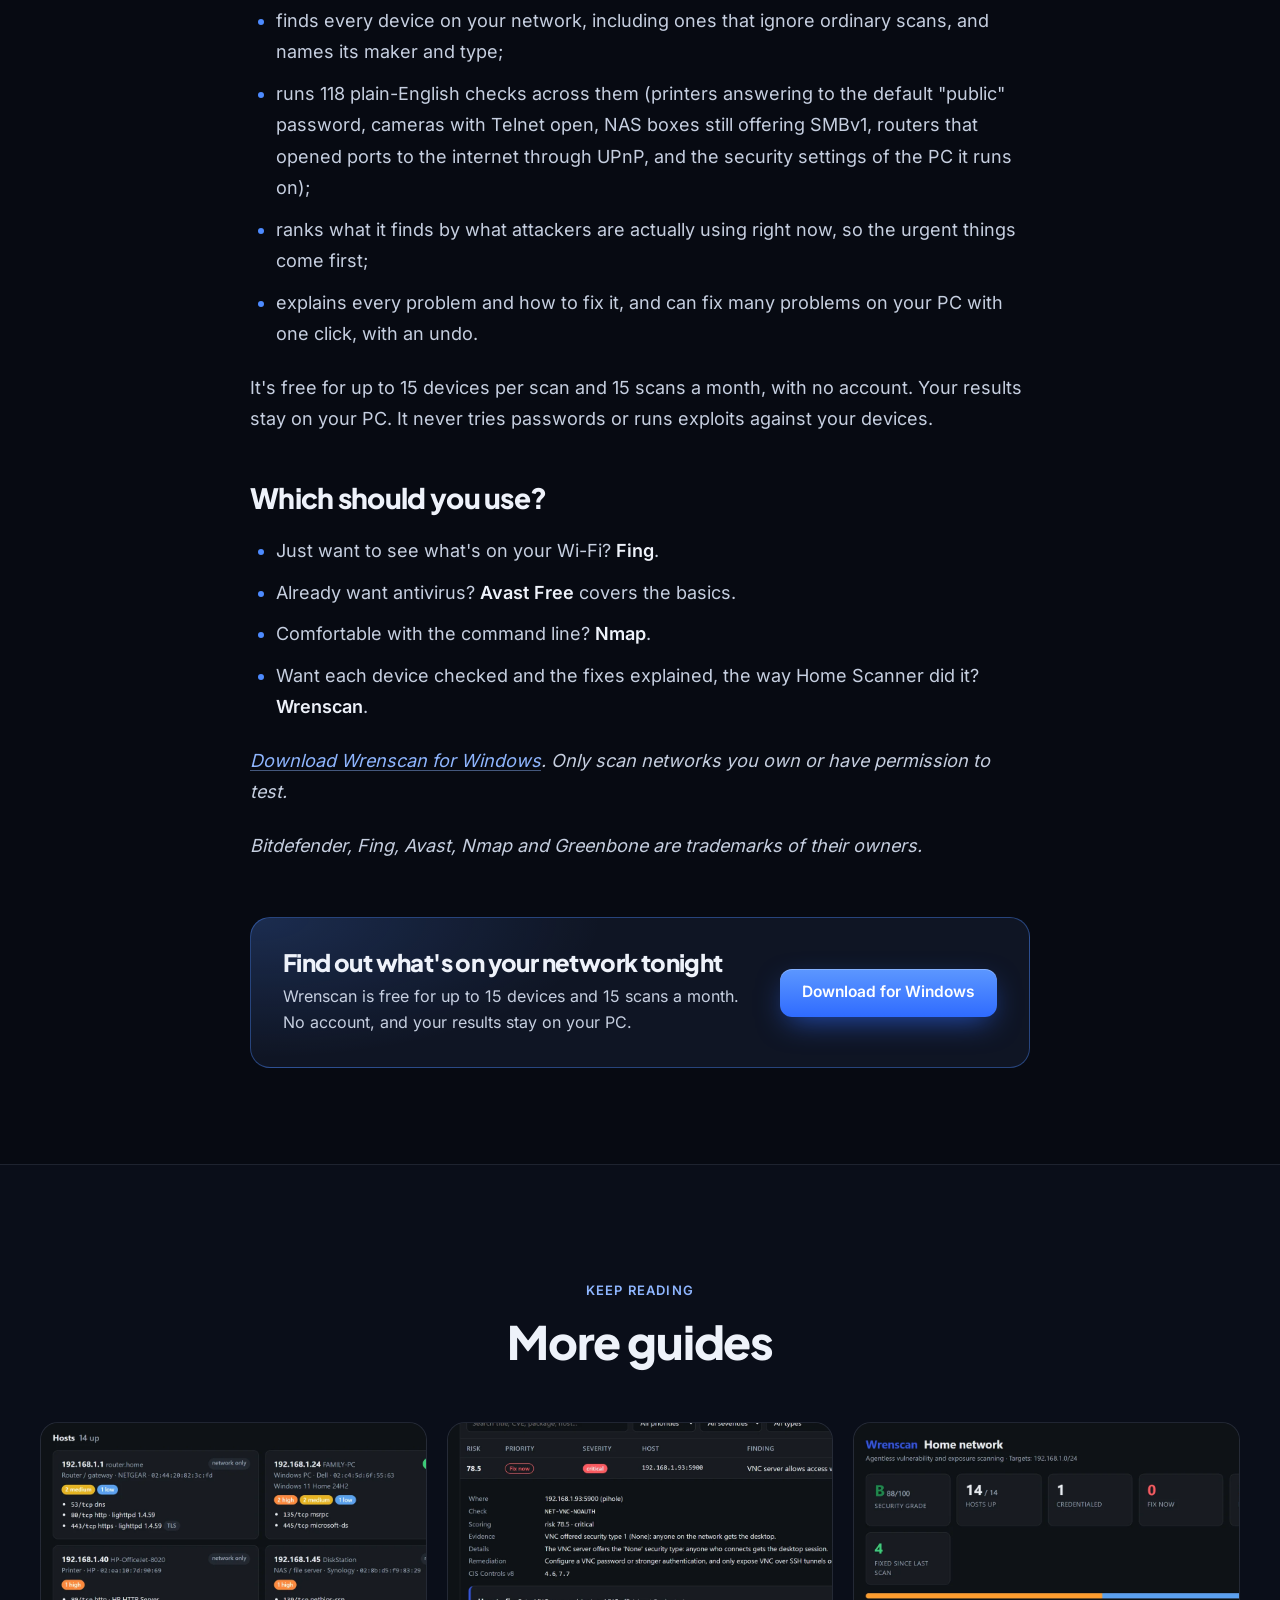
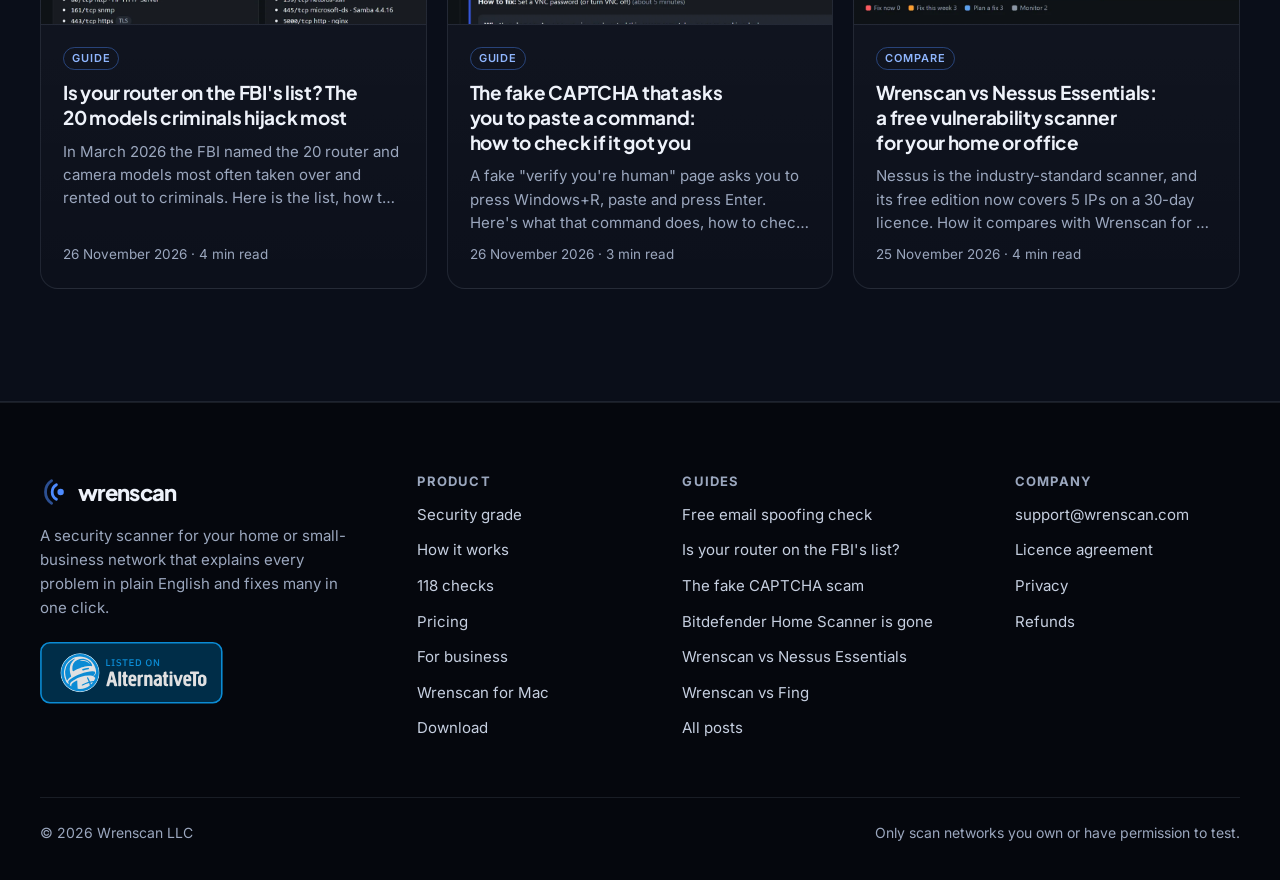
<file: post/bitdefender-home-scanner-alternative/index.html>
<!doctype html>
<html lang="en">
<head>
<meta charset="utf-8">
<meta name="viewport" content="width=device-width, initial-scale=1">
<title>Bitdefender Home Scanner is gone: free ways to check your home network now</title>
<meta name="description" content="Bitdefender&#x27;s free Home Scanner used to be the easy way to check the devices on your Wi-Fi for security holes. It&#x27;s no longer offered. Here are the free options that still exist, and what each one is good for.">
<link rel="canonical" href="https://www.wrenscan.com/post/bitdefender-home-scanner-alternative/">
<meta name="theme-color" content="#070A12">
<link rel="icon" href="/img/icon-512.png">
<meta property="og:type" content="article">
<meta property="og:site_name" content="Wrenscan">
<meta property="og:title" content="Bitdefender Home Scanner is gone: free ways to check your home network now">
<meta property="og:description" content="Bitdefender&#x27;s free Home Scanner used to be the easy way to check the devices on your Wi-Fi for security holes. It&#x27;s no longer offered. Here are the free options that still exist, and what each one is good for.">
<meta property="og:url" content="https://www.wrenscan.com/post/bitdefender-home-scanner-alternative/">
<meta property="og:image" content="https://downloads.wrenscan.com/media/wrenscan-grade-card-demo.png">
<meta name="twitter:card" content="summary_large_image">
<meta name="google-site-verification" content="NHtf7_Xchs2q6kfM6JXQihhtO17kkVJVDk80CTowZdQ">
<meta name="msvalidate.01" content="4A16E89AE0FC15107EBB53EFB575E0BF">
<link rel="preload" href="/fonts/inter-latin.woff2" as="font" type="font/woff2" crossorigin>
<link rel="preload" href="/fonts/plus-jakarta-sans-latin.woff2" as="font" type="font/woff2" crossorigin>
<link rel="stylesheet" href="/assets/site.css">
<script type="application/ld+json">{"@context": "https://schema.org", "@type": "BlogPosting", "headline": "Bitdefender Home Scanner is gone: free ways to check your home network now", "description": "Bitdefender's free Home Scanner used to be the easy way to check the devices on your Wi-Fi for security holes. It's no longer offered. Here are the free options that still exist, and what each one is good for.", "datePublished": "2026-11-25", "mainEntityOfPage": "https://www.wrenscan.com/post/bitdefender-home-scanner-alternative/", "image": "https://downloads.wrenscan.com/media/wrenscan-grade-card-demo.png", "author": {"@type": "Organization", "name": "Wrenscan LLC", "url": "https://www.wrenscan.com/", "email": "support@wrenscan.com"}, "publisher": {"@type": "Organization", "name": "Wrenscan LLC", "url": "https://www.wrenscan.com/", "email": "support@wrenscan.com"}}</script>
</head>
<body>
<a class="skip" href="#top">Skip to content</a>
<header class="nav" id="nav">
  <div class="wrap">
    <a class="logo" href="/" aria-label="Wrenscan home"><svg viewBox="0 0 32 32" fill="none" aria-hidden="true"><circle cx="22" cy="16" r="3.4" fill="#4D8BFF"/><path d="M17.5 8.2a9 9 0 0 0 0 15.6" stroke="#4D8BFF" stroke-width="3" stroke-linecap="round"/><path d="M12.4 3.9a14.5 14.5 0 0 0 0 24.2" stroke="#4D8BFF" stroke-width="3" stroke-linecap="round" opacity=".55"/></svg>wrenscan</a>
    <ul class="menu" id="menu">
      <li><button type="button" aria-haspopup="true">Product <svg class="chev" viewBox="0 0 24 24" fill="none" stroke="currentColor" stroke-width="2.4" stroke-linecap="round" stroke-linejoin="round"><path d="m6 9 6 6 6-6"/></svg></button>
        <ul class="drop">
          <li><a href="/#grade"><b>Security grade</b><span>An A to F grade for every scan</span></a></li>
          <li><a href="/#how"><b>How it works</b><span>Find, check, rank, explain, fix</span></a></li>
          <li><a href="/#demo"><b>See it in action</b><span>A 42-second demo and real screens</span></a></li>
          <li><a href="/#checks"><b>118 checks</b><span>Everything Wrenscan looks for</span></a></li>
          <li><a href="/#privacy"><b>Your data</b><span>What stays on your PC</span></a></li>
          <li><a href="https://downloads.wrenscan.com/email-check.html"><b>Free email spoofing check</b><span>SPF and DMARC, in your browser</span></a></li>
        </ul>
      </li>
      <li><a href="/#pricing">Pricing</a></li>
      <li><a href="/mac/">Mac</a></li>
      <li><button type="button" aria-haspopup="true">Blog <svg class="chev" viewBox="0 0 24 24" fill="none" stroke="currentColor" stroke-width="2.4" stroke-linecap="round" stroke-linejoin="round"><path d="m6 9 6 6 6-6"/></svg></button>
        <ul class="drop">
          <li><a href="/post/is-my-router-on-the-fbi-list/"><b>Is your router on the FBI&#x27;s list?</b><span>Guide</span></a></li>
          <li><a href="/post/fake-captcha-paste-command-scam/"><b>The fake CAPTCHA scam</b><span>Guide</span></a></li>
          <li><a href="/post/bitdefender-home-scanner-alternative/"><b>Bitdefender Home Scanner is gone</b><span>Compare</span></a></li>
          <li><a href="/post/wrenscan-vs-nessus-essentials/"><b>Wrenscan vs Nessus Essentials</b><span>Compare</span></a></li>
          <li><a href="/blog/"><b>All posts</b><span>Plain-English security guides</span></a></li>
        </ul>
      </li>
      <li><button type="button" aria-haspopup="true">Help <svg class="chev" viewBox="0 0 24 24" fill="none" stroke="currentColor" stroke-width="2.4" stroke-linecap="round" stroke-linejoin="round"><path d="m6 9 6 6 6-6"/></svg></button>
        <ul class="drop">
          <li><a href="/#faq"><b>Questions and answers</b><span>Price, safety, privacy, Mac</span></a></li>
          <li><a href="https://downloads.wrenscan.com/download.html"><b>Download and install</b><span>Step by step, with the file's fingerprint</span></a></li>
          <li><a href="mailto:support@wrenscan.com"><b>Email support</b><span>support@wrenscan.com</span></a></li>
        </ul>
      </li>
    </ul>
    <div class="nav-right">
      <button class="searchbtn" type="button" id="openSearch" aria-label="Search"><svg viewBox="0 0 24 24" fill="none" stroke="currentColor" stroke-width="2.2" stroke-linecap="round"><circle cx="11" cy="11" r="7"/><path d="m20 20-3.5-3.5"/></svg><span>Search</span><kbd>/</kbd></button>
      <a class="btn btn-primary btn-sm" href="https://downloads.wrenscan.com/download.html">Download</a>
      <button class="burger" type="button" id="burger" aria-label="Menu" aria-expanded="false"><svg viewBox="0 0 24 24" fill="none" stroke="currentColor" stroke-width="2.2" stroke-linecap="round"><path d="M4 7h16M4 12h16M4 17h16"/></svg></button>
    </div>
  </div>
</header>
<main id="top">
<div id="progress"></div>
<article class="post"><div class="wrap narrow"><nav class="crumbs"><a href="/blog/">Blog</a><span>/</span>Compare</nav><h1>Bitdefender Home Scanner is gone: free ways to check your home network now</h1><p class="pmeta">25 November 2026 &middot; 3 min read</p><div class="prose">
<p><em>Checked on 25 November 2026. We make Wrenscan, one of the options below, so read this with that in mind.</em></p>
<p>For years, <strong>Bitdefender Home Scanner</strong> was the answer to "is anything on my home network unsafe?". It was free, it ran on Windows, and it checked the devices on your Wi-Fi (printers, cameras, routers, smart TVs) for known security holes. Plenty of "best free network scanner" lists still recommend it.</p>
<p>It isn't offered any more: Bitdefender's Home Scanner page now takes you to its free antivirus instead. So if you've just gone looking for it, here's what you can use today.</p>
<h2 id="what-you-actually-want-from-a-home-network-scanner">What you actually want from a home network scanner</h2>
<ul><li><strong>A list of every device</strong>, so you can spot the one you don't recognise.</li><li><strong>A check of each device</strong> for the common problems: old file sharing, open remote access, default passwords on printers, an exposed router admin page, weak encryption.</li><li><strong>Answers you can act on</strong>: what the problem is and how to fix it, not a wall of codes.</li></ul>
<h2 id="the-free-options">The free options</h2>
<p><strong>Fing</strong> (phones, Windows, Mac) is excellent at the first job: a fast, accurate list of every device, with the maker and model. The free version allows up to 3 scans a day. Security checks are limited on the free plan; router vulnerability checks and continuous monitoring are part of Fing Premium. You'll need a Fing account.</p>
<p><strong>Avast Free Antivirus</strong> includes a Wi-Fi network check alongside the antivirus. Good if you want antivirus anyway; less useful if you only want the network check.</p>
<p><strong>Nmap</strong> is the free tool security professionals use (Bitdefender's scanner was reported to use it under the hood). It's powerful and completely free, but it's a command-line tool: you'll need to know what you're looking at.</p>
<p><strong>OpenVAS / Greenbone Community Edition</strong> is a full, free vulnerability scanner. It's deep, but setting it up is a project in itself, and it's built for IT teams.</p>
<p><strong>Wrenscan</strong> (Windows 10 and 11) is what we built to fill exactly this gap. It:</p>
<ul><li>finds every device on your network, including ones that ignore ordinary scans, and names its maker and type;</li><li>runs 118 plain-English checks across them (printers answering to the default "public" password, cameras with Telnet open, NAS boxes still offering SMBv1, routers that opened ports to the internet through UPnP, and the security settings of the PC it runs on);</li><li>ranks what it finds by what attackers are actually using right now, so the urgent things come first;</li><li>explains every problem and how to fix it, and can fix many problems on your PC with one click, with an undo.</li></ul>
<p>It's free for up to 15 devices per scan and 15 scans a month, with no account. Your results stay on your PC. It never tries passwords or runs exploits against your devices.</p>
<h2 id="which-should-you-use">Which should you use?</h2>
<ul><li>Just want to see what's on your Wi-Fi? <strong>Fing</strong>.</li><li>Already want antivirus? <strong>Avast Free</strong> covers the basics.</li><li>Comfortable with the command line? <strong>Nmap</strong>.</li><li>Want each device checked and the fixes explained, the way Home Scanner did it? <strong>Wrenscan</strong>.</li></ul>
<p><em><a href="https://downloads.wrenscan.com/download.html">Download Wrenscan for Windows</a>. Only scan networks you own or have permission to test.</em></p>
<p><em>Bitdefender, Fing, Avast, Nmap and Greenbone are trademarks of their owners.</em></p>
</div>
<aside class="postcta">
  <div><h2>Find out what's on your network tonight</h2><p>Wrenscan is free for up to 15 devices and 15 scans a month. No account, and your results stay on your PC.</p></div>
  <a class="btn btn-primary" href="https://downloads.wrenscan.com/download.html">Download for Windows</a>
</aside>
</div></article>
<section class="sec alt"><div class="wrap"><div class="head"><span class="eyebrow">Keep reading</span><h2>More guides</h2></div><div class="posts"><a class="pcard rv" href="/post/is-my-router-on-the-fbi-list/"><span class="pimg"><img src="/img/devices.webp" alt="" loading="lazy"></span><span class="pbody"><span class="k">Guide</span><h3>Is your router on the FBI&#x27;s list? The 20 models criminals hijack most</h3><p>In March 2026 the FBI named the 20 router and camera models most often taken over and rented out to criminals. Here is the list, how to find your own model, and what to do if it&#x27;s on there.</p><span class="pmeta">26 November 2026 &middot; 4 min read</span></span></a><a class="pcard rv" href="/post/fake-captcha-paste-command-scam/"><span class="pimg"><img src="/img/explained.webp" alt="" loading="lazy"></span><span class="pbody"><span class="k">Guide</span><h3>The fake CAPTCHA that asks you to paste a command: how to check if it got you</h3><p>A fake &quot;verify you&#x27;re human&quot; page asks you to press Windows+R, paste and press Enter. Here&#x27;s what that command does, how to check your PC for traces of it in two minutes, and what to do if you find one.</p><span class="pmeta">26 November 2026 &middot; 3 min read</span></span></a><a class="pcard rv" href="/post/wrenscan-vs-nessus-essentials/"><span class="pimg"><img src="/img/summary.webp" alt="" loading="lazy"></span><span class="pbody"><span class="k">Compare</span><h3>Wrenscan vs Nessus Essentials: a free vulnerability scanner for your home or office</h3><p>Nessus is the industry-standard scanner, and its free edition now covers 5 IPs on a 30-day licence. How it compares with Wrenscan for a home or small office, honestly.</p><span class="pmeta">25 November 2026 &middot; 4 min read</span></span></a></div></div></section>
</main>

<footer>
  <div class="wrap">
    <div class="fgrid">
      <div><a class="logo" href="/"><svg viewBox="0 0 32 32" fill="none" aria-hidden="true"><circle cx="22" cy="16" r="3.4" fill="#4D8BFF"/><path d="M17.5 8.2a9 9 0 0 0 0 15.6" stroke="#4D8BFF" stroke-width="3" stroke-linecap="round"/><path d="M12.4 3.9a14.5 14.5 0 0 0 0 24.2" stroke="#4D8BFF" stroke-width="3" stroke-linecap="round" opacity=".55"/></svg>wrenscan</a><p class="blurb">A security scanner for your home or small-business network that explains every problem in plain English and fixes many in one click.</p><a class="altto" href="https://alternativeto.net/software/wrenscan/about/?utm_source=badge&amp;utm_medium=referral" target="_blank" rel="noopener"><img src="/img/alternativeto-badge.svg" alt="Wrenscan is listed on AlternativeTo" width="183" height="62" loading="lazy"></a></div>
      <div><h4>Product</h4><ul><li><a href="/#grade">Security grade</a></li><li><a href="/#how">How it works</a></li><li><a href="/#checks">118 checks</a></li><li><a href="/#pricing">Pricing</a></li><li><a href="/business/">For business</a></li><li><a href="/mac/">Wrenscan for Mac</a></li><li><a href="https://downloads.wrenscan.com/download.html">Download</a></li></ul></div>
      <div><h4>Guides</h4><ul><li><a href="https://downloads.wrenscan.com/email-check.html">Free email spoofing check</a></li><li><a href="/post/is-my-router-on-the-fbi-list/">Is your router on the FBI&#x27;s list?</a></li><li><a href="/post/fake-captcha-paste-command-scam/">The fake CAPTCHA scam</a></li><li><a href="/post/bitdefender-home-scanner-alternative/">Bitdefender Home Scanner is gone</a></li><li><a href="/post/wrenscan-vs-nessus-essentials/">Wrenscan vs Nessus Essentials</a></li><li><a href="/post/wrenscan-vs-fing/">Wrenscan vs Fing</a></li><li><a href="/blog/">All posts</a></li></ul></div>
      <div><h4>Company</h4><ul><li><a href="mailto:support@wrenscan.com">support@wrenscan.com</a></li><li><a href="https://downloads.wrenscan.com/eula.html">Licence agreement</a></li><li><a href="https://downloads.wrenscan.com/privacy.html">Privacy</a></li><li><a href="https://downloads.wrenscan.com/refund-policy.html">Refunds</a></li></ul></div>
    </div>
    <div class="legal"><span>&copy; 2026 Wrenscan LLC</span><span>Only scan networks you own or have permission to test.</span></div>
  </div>
</footer>

<div class="sx" id="sx" role="dialog" aria-modal="true" aria-label="Search Wrenscan">
  <div class="sbox">
    <div class="sin"><svg viewBox="0 0 24 24" fill="none" stroke="currentColor" stroke-width="2.2" stroke-linecap="round"><circle cx="11" cy="11" r="7"/><path d="m20 20-3.5-3.5"/></svg><input id="sq" type="search" placeholder="Search: router, pricing, Mac, ransomware..." autocomplete="off" aria-controls="sres"><kbd>Esc</kbd></div>
    <div class="sres" id="sres" role="listbox"></div>
  </div>
</div>
<script src="/assets/site.js" defer></script>
<script type='module' src='https://static.cloudflareinsights.com/beacon.min.js' data-cf-beacon='{"token": "1a9c2e21548d4f2fa8f3752619f458ed"}'></script>
</body>
</html>
</file>
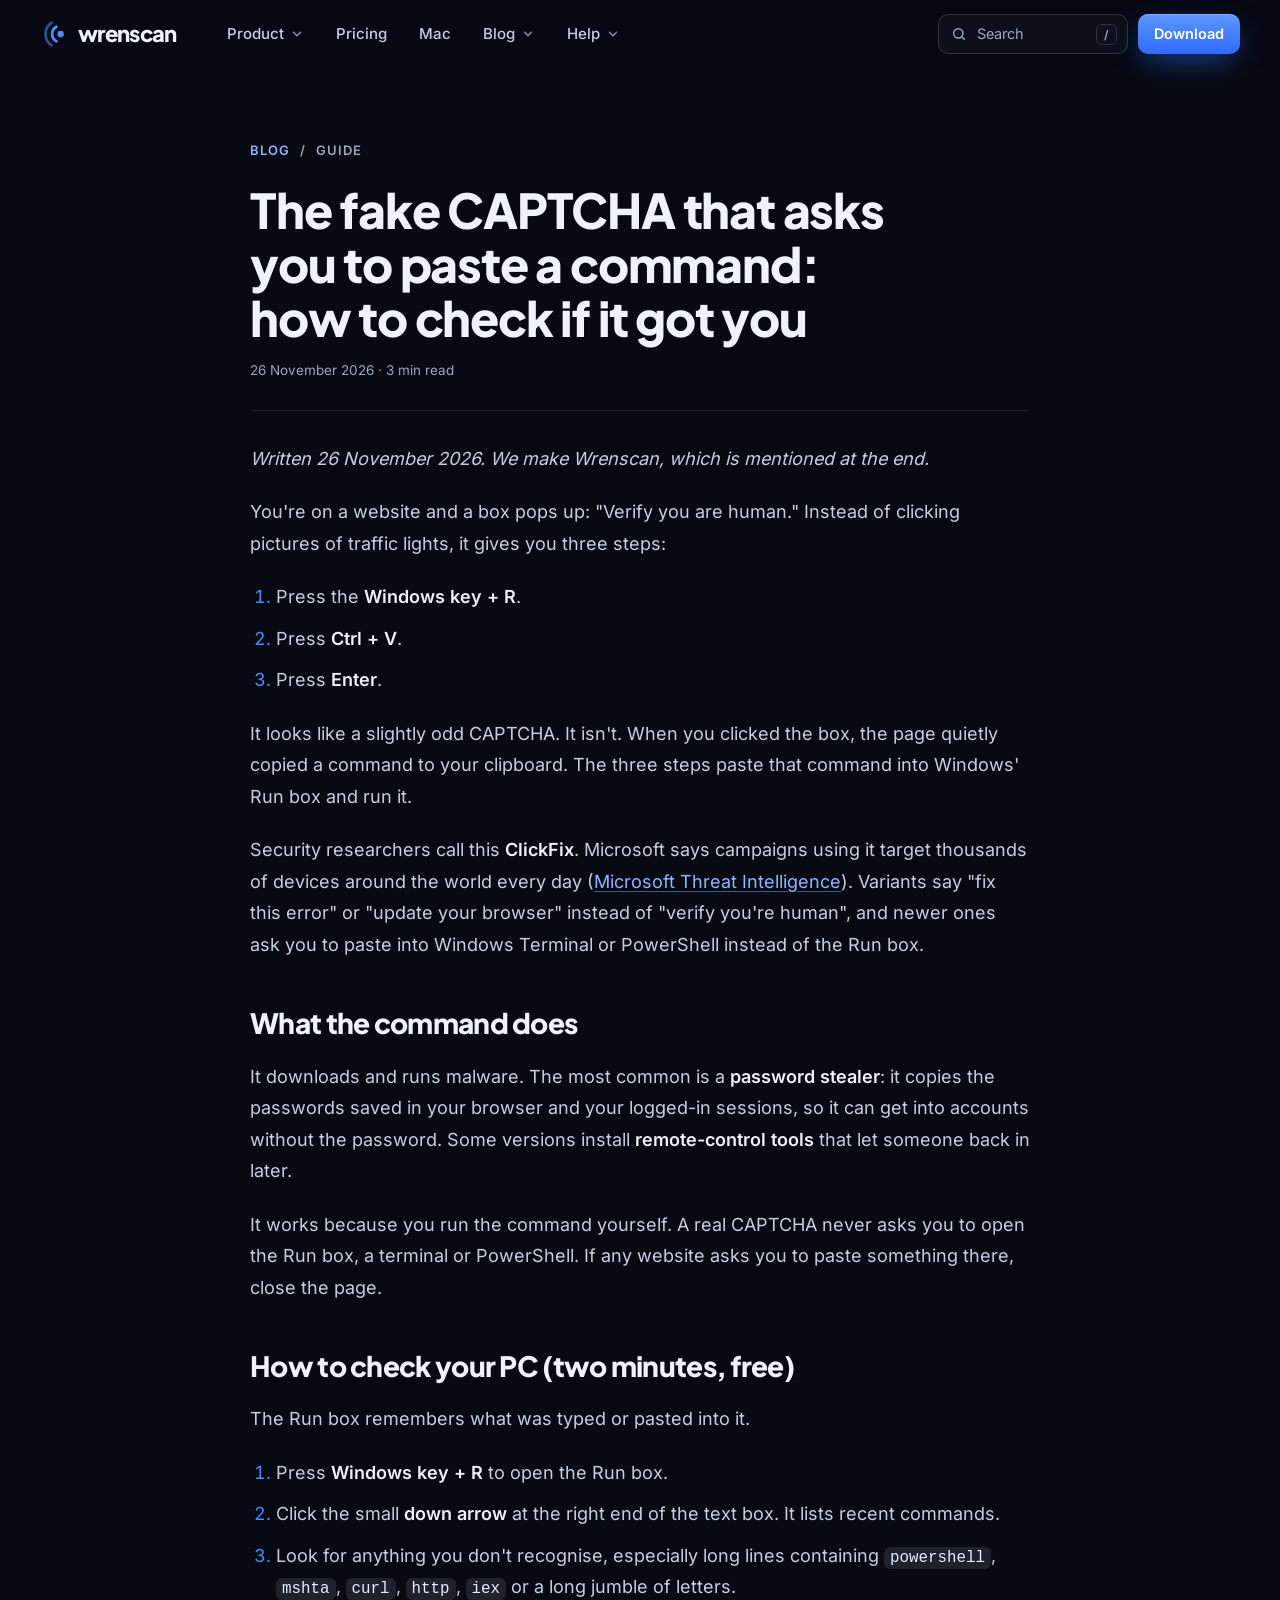
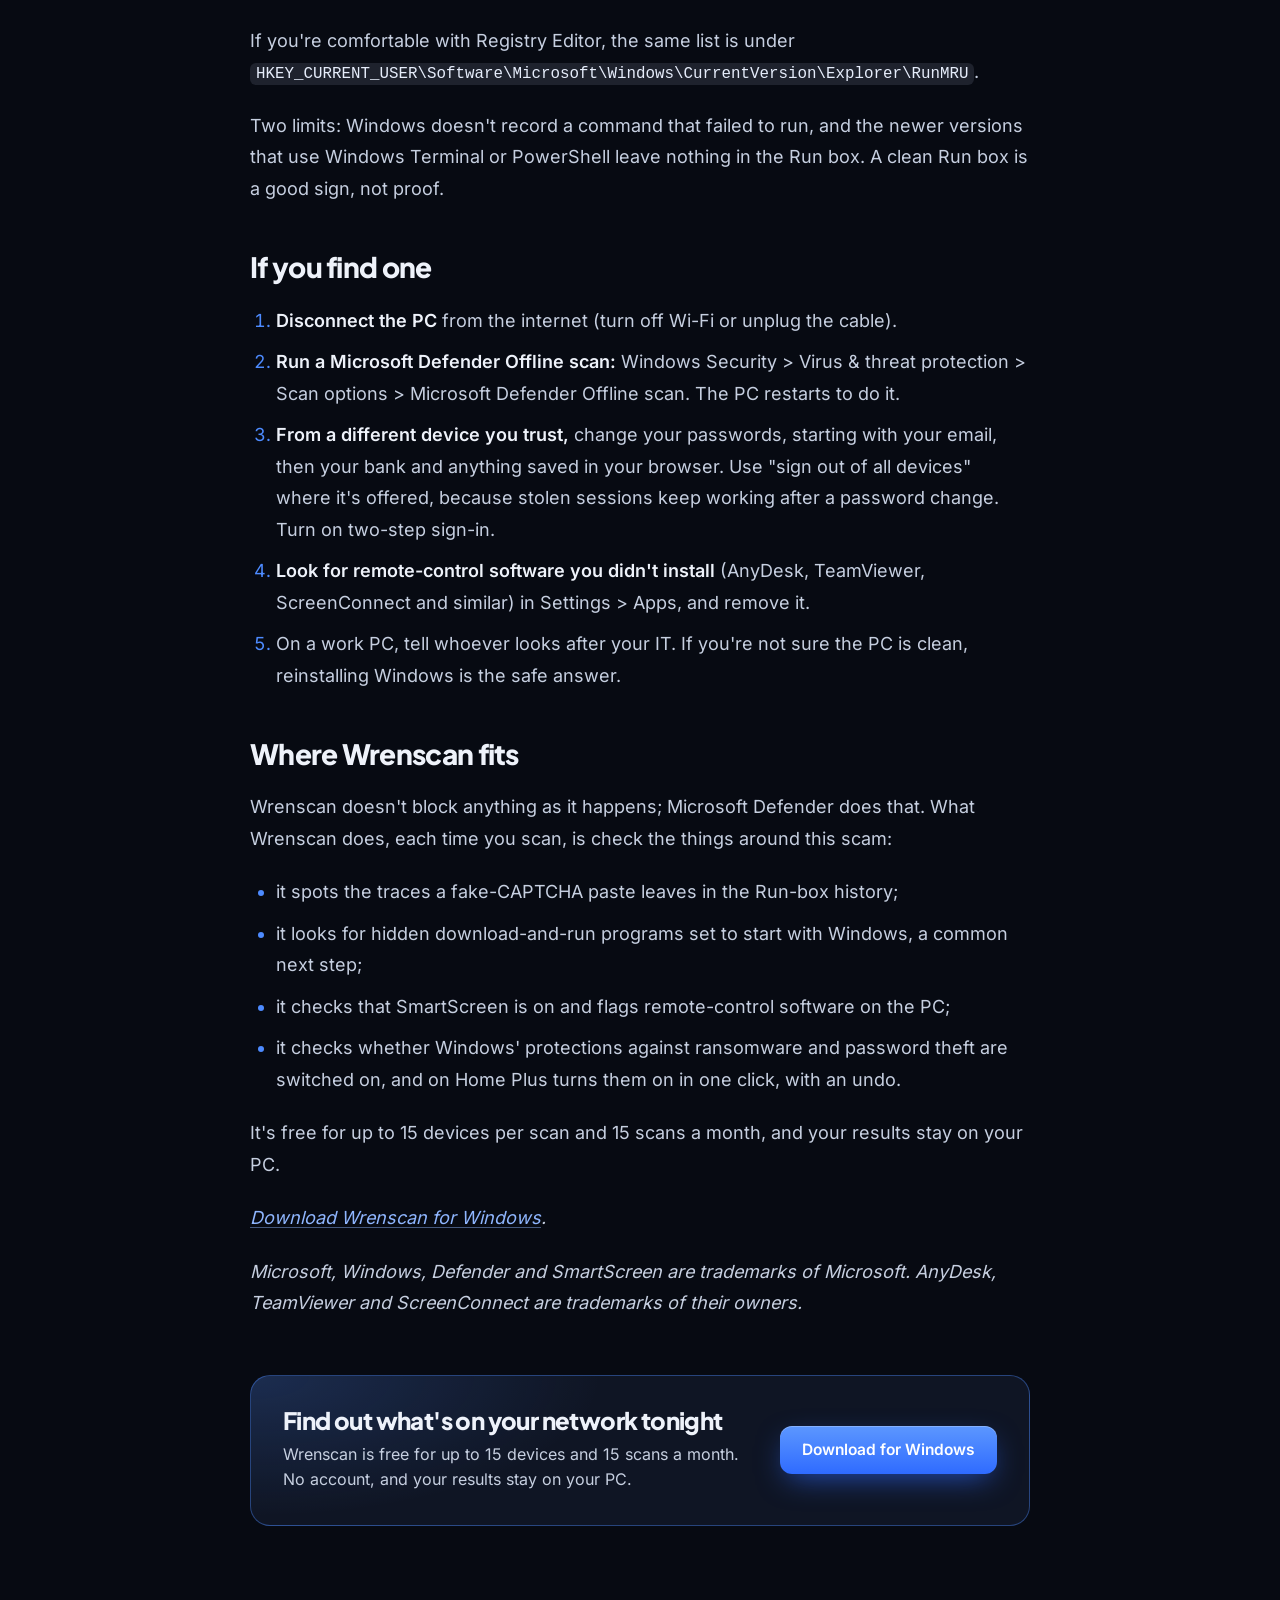
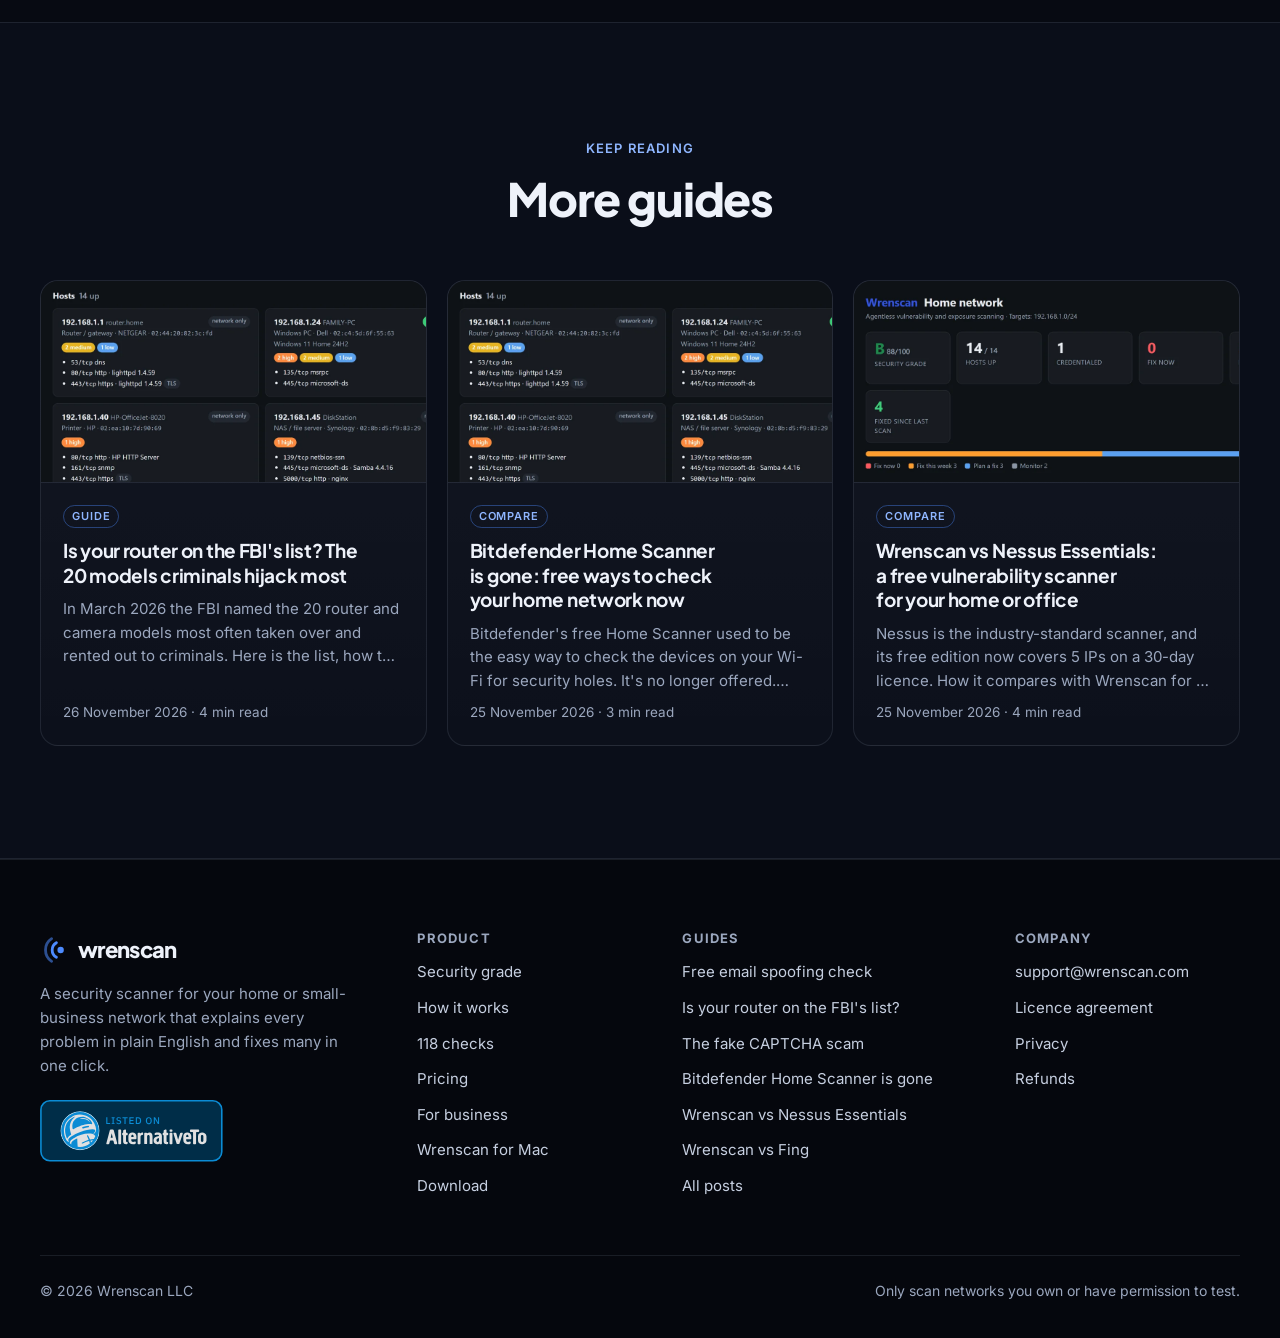
<file: post/fake-captcha-paste-command-scam/index.html>
<!doctype html>
<html lang="en">
<head>
<meta charset="utf-8">
<meta name="viewport" content="width=device-width, initial-scale=1">
<title>The fake CAPTCHA that asks you to paste a command: how to check if it got you</title>
<meta name="description" content="A fake &quot;verify you&#x27;re human&quot; page asks you to press Windows+R, paste and press Enter. Here&#x27;s what that command does, how to check your PC for traces of it in two minutes, and what to do if you find one.">
<link rel="canonical" href="https://www.wrenscan.com/post/fake-captcha-paste-command-scam/">
<meta name="theme-color" content="#070A12">
<link rel="icon" href="/img/icon-512.png">
<meta property="og:type" content="article">
<meta property="og:site_name" content="Wrenscan">
<meta property="og:title" content="The fake CAPTCHA that asks you to paste a command: how to check if it got you">
<meta property="og:description" content="A fake &quot;verify you&#x27;re human&quot; page asks you to press Windows+R, paste and press Enter. Here&#x27;s what that command does, how to check your PC for traces of it in two minutes, and what to do if you find one.">
<meta property="og:url" content="https://www.wrenscan.com/post/fake-captcha-paste-command-scam/">
<meta property="og:image" content="https://downloads.wrenscan.com/media/wrenscan-grade-card-demo.png">
<meta name="twitter:card" content="summary_large_image">
<meta name="google-site-verification" content="NHtf7_Xchs2q6kfM6JXQihhtO17kkVJVDk80CTowZdQ">
<meta name="msvalidate.01" content="4A16E89AE0FC15107EBB53EFB575E0BF">
<link rel="preload" href="/fonts/inter-latin.woff2" as="font" type="font/woff2" crossorigin>
<link rel="preload" href="/fonts/plus-jakarta-sans-latin.woff2" as="font" type="font/woff2" crossorigin>
<link rel="stylesheet" href="/assets/site.css">
<script type="application/ld+json">{"@context": "https://schema.org", "@type": "BlogPosting", "headline": "The fake CAPTCHA that asks you to paste a command: how to check if it got you", "description": "A fake \"verify you're human\" page asks you to press Windows+R, paste and press Enter. Here's what that command does, how to check your PC for traces of it in two minutes, and what to do if you find one.", "datePublished": "2026-11-26", "mainEntityOfPage": "https://www.wrenscan.com/post/fake-captcha-paste-command-scam/", "image": "https://downloads.wrenscan.com/media/wrenscan-grade-card-demo.png", "author": {"@type": "Organization", "name": "Wrenscan LLC", "url": "https://www.wrenscan.com/", "email": "support@wrenscan.com"}, "publisher": {"@type": "Organization", "name": "Wrenscan LLC", "url": "https://www.wrenscan.com/", "email": "support@wrenscan.com"}}</script>
</head>
<body>
<a class="skip" href="#top">Skip to content</a>
<header class="nav" id="nav">
  <div class="wrap">
    <a class="logo" href="/" aria-label="Wrenscan home"><svg viewBox="0 0 32 32" fill="none" aria-hidden="true"><circle cx="22" cy="16" r="3.4" fill="#4D8BFF"/><path d="M17.5 8.2a9 9 0 0 0 0 15.6" stroke="#4D8BFF" stroke-width="3" stroke-linecap="round"/><path d="M12.4 3.9a14.5 14.5 0 0 0 0 24.2" stroke="#4D8BFF" stroke-width="3" stroke-linecap="round" opacity=".55"/></svg>wrenscan</a>
    <ul class="menu" id="menu">
      <li><button type="button" aria-haspopup="true">Product <svg class="chev" viewBox="0 0 24 24" fill="none" stroke="currentColor" stroke-width="2.4" stroke-linecap="round" stroke-linejoin="round"><path d="m6 9 6 6 6-6"/></svg></button>
        <ul class="drop">
          <li><a href="/#grade"><b>Security grade</b><span>An A to F grade for every scan</span></a></li>
          <li><a href="/#how"><b>How it works</b><span>Find, check, rank, explain, fix</span></a></li>
          <li><a href="/#demo"><b>See it in action</b><span>A 42-second demo and real screens</span></a></li>
          <li><a href="/#checks"><b>118 checks</b><span>Everything Wrenscan looks for</span></a></li>
          <li><a href="/#privacy"><b>Your data</b><span>What stays on your PC</span></a></li>
          <li><a href="https://downloads.wrenscan.com/email-check.html"><b>Free email spoofing check</b><span>SPF and DMARC, in your browser</span></a></li>
        </ul>
      </li>
      <li><a href="/#pricing">Pricing</a></li>
      <li><a href="/mac/">Mac</a></li>
      <li><button type="button" aria-haspopup="true">Blog <svg class="chev" viewBox="0 0 24 24" fill="none" stroke="currentColor" stroke-width="2.4" stroke-linecap="round" stroke-linejoin="round"><path d="m6 9 6 6 6-6"/></svg></button>
        <ul class="drop">
          <li><a href="/post/is-my-router-on-the-fbi-list/"><b>Is your router on the FBI&#x27;s list?</b><span>Guide</span></a></li>
          <li><a href="/post/fake-captcha-paste-command-scam/"><b>The fake CAPTCHA scam</b><span>Guide</span></a></li>
          <li><a href="/post/bitdefender-home-scanner-alternative/"><b>Bitdefender Home Scanner is gone</b><span>Compare</span></a></li>
          <li><a href="/post/wrenscan-vs-nessus-essentials/"><b>Wrenscan vs Nessus Essentials</b><span>Compare</span></a></li>
          <li><a href="/blog/"><b>All posts</b><span>Plain-English security guides</span></a></li>
        </ul>
      </li>
      <li><button type="button" aria-haspopup="true">Help <svg class="chev" viewBox="0 0 24 24" fill="none" stroke="currentColor" stroke-width="2.4" stroke-linecap="round" stroke-linejoin="round"><path d="m6 9 6 6 6-6"/></svg></button>
        <ul class="drop">
          <li><a href="/#faq"><b>Questions and answers</b><span>Price, safety, privacy, Mac</span></a></li>
          <li><a href="https://downloads.wrenscan.com/download.html"><b>Download and install</b><span>Step by step, with the file's fingerprint</span></a></li>
          <li><a href="mailto:support@wrenscan.com"><b>Email support</b><span>support@wrenscan.com</span></a></li>
        </ul>
      </li>
    </ul>
    <div class="nav-right">
      <button class="searchbtn" type="button" id="openSearch" aria-label="Search"><svg viewBox="0 0 24 24" fill="none" stroke="currentColor" stroke-width="2.2" stroke-linecap="round"><circle cx="11" cy="11" r="7"/><path d="m20 20-3.5-3.5"/></svg><span>Search</span><kbd>/</kbd></button>
      <a class="btn btn-primary btn-sm" href="https://downloads.wrenscan.com/download.html">Download</a>
      <button class="burger" type="button" id="burger" aria-label="Menu" aria-expanded="false"><svg viewBox="0 0 24 24" fill="none" stroke="currentColor" stroke-width="2.2" stroke-linecap="round"><path d="M4 7h16M4 12h16M4 17h16"/></svg></button>
    </div>
  </div>
</header>
<main id="top">
<div id="progress"></div>
<article class="post"><div class="wrap narrow"><nav class="crumbs"><a href="/blog/">Blog</a><span>/</span>Guide</nav><h1>The fake CAPTCHA that asks you to paste a command: how to check if it got you</h1><p class="pmeta">26 November 2026 &middot; 3 min read</p><div class="prose">
<p><em>Written 26 November 2026. We make Wrenscan, which is mentioned at the end.</em></p>
<p>You're on a website and a box pops up: "Verify you are human." Instead of clicking pictures of traffic lights, it gives you three steps:</p>
<ol><li>Press the <strong>Windows key + R</strong>.</li><li>Press <strong>Ctrl + V</strong>.</li><li>Press <strong>Enter</strong>.</li></ol>
<p>It looks like a slightly odd CAPTCHA. It isn't. When you clicked the box, the page quietly copied a command to your clipboard. The three steps paste that command into Windows' Run box and run it.</p>
<p>Security researchers call this <strong>ClickFix</strong>. Microsoft says campaigns using it target thousands of devices around the world every day (<a href="https://www.microsoft.com/en-us/security/blog/2025/08/21/think-before-you-clickfix-analyzing-the-clickfix-social-engineering-technique" target="_blank" rel="noopener">Microsoft Threat Intelligence</a>). Variants say "fix this error" or "update your browser" instead of "verify you're human", and newer ones ask you to paste into Windows Terminal or PowerShell instead of the Run box.</p>
<h2 id="what-the-command-does">What the command does</h2>
<p>It downloads and runs malware. The most common is a <strong>password stealer</strong>: it copies the passwords saved in your browser and your logged-in sessions, so it can get into accounts without the password. Some versions install <strong>remote-control tools</strong> that let someone back in later.</p>
<p>It works because you run the command yourself. A real CAPTCHA never asks you to open the Run box, a terminal or PowerShell. If any website asks you to paste something there, close the page.</p>
<h2 id="how-to-check-your-pc-two-minutes-free">How to check your PC (two minutes, free)</h2>
<p>The Run box remembers what was typed or pasted into it.</p>
<ol><li>Press <strong>Windows key + R</strong> to open the Run box.</li><li>Click the small <strong>down arrow</strong> at the right end of the text box. It lists recent commands.</li><li>Look for anything you don't recognise, especially long lines containing <code>powershell</code>, <code>mshta</code>, <code>curl</code>, <code>http</code>, <code>iex</code> or a long jumble of letters.</li></ol>
<p>If you're comfortable with Registry Editor, the same list is under <code>HKEY_CURRENT_USER\Software\Microsoft\Windows\CurrentVersion\Explorer\RunMRU</code>.</p>
<p>Two limits: Windows doesn't record a command that failed to run, and the newer versions that use Windows Terminal or PowerShell leave nothing in the Run box. A clean Run box is a good sign, not proof.</p>
<h2 id="if-you-find-one">If you find one</h2>
<ol><li><strong>Disconnect the PC</strong> from the internet (turn off Wi-Fi or unplug the cable).</li><li><strong>Run a Microsoft Defender Offline scan:</strong> Windows Security &gt; Virus &amp; threat protection &gt; Scan options &gt; Microsoft Defender Offline scan. The PC restarts to do it.</li><li><strong>From a different device you trust,</strong> change your passwords, starting with your email, then your bank and anything saved in your browser. Use "sign out of all devices" where it's offered, because stolen sessions keep working after a password change. Turn on two-step sign-in.</li><li><strong>Look for remote-control software you didn't install</strong> (AnyDesk, TeamViewer, ScreenConnect and similar) in Settings &gt; Apps, and remove it.</li><li>On a work PC, tell whoever looks after your IT. If you're not sure the PC is clean, reinstalling Windows is the safe answer.</li></ol>
<h2 id="where-wrenscan-fits">Where Wrenscan fits</h2>
<p>Wrenscan doesn't block anything as it happens; Microsoft Defender does that. What Wrenscan does, each time you scan, is check the things around this scam:</p>
<ul><li>it spots the traces a fake-CAPTCHA paste leaves in the Run-box history;</li><li>it looks for hidden download-and-run programs set to start with Windows, a common next step;</li><li>it checks that SmartScreen is on and flags remote-control software on the PC;</li><li>it checks whether Windows' protections against ransomware and password theft are switched on, and on Home Plus turns them on in one click, with an undo.</li></ul>
<p>It's free for up to 15 devices per scan and 15 scans a month, and your results stay on your PC.</p>
<p><em><a href="https://downloads.wrenscan.com/download.html">Download Wrenscan for Windows</a>.</em></p>
<p><em>Microsoft, Windows, Defender and SmartScreen are trademarks of Microsoft. AnyDesk, TeamViewer and ScreenConnect are trademarks of their owners.</em></p>
</div>
<aside class="postcta">
  <div><h2>Find out what's on your network tonight</h2><p>Wrenscan is free for up to 15 devices and 15 scans a month. No account, and your results stay on your PC.</p></div>
  <a class="btn btn-primary" href="https://downloads.wrenscan.com/download.html">Download for Windows</a>
</aside>
</div></article>
<section class="sec alt"><div class="wrap"><div class="head"><span class="eyebrow">Keep reading</span><h2>More guides</h2></div><div class="posts"><a class="pcard rv" href="/post/is-my-router-on-the-fbi-list/"><span class="pimg"><img src="/img/devices.webp" alt="" loading="lazy"></span><span class="pbody"><span class="k">Guide</span><h3>Is your router on the FBI&#x27;s list? The 20 models criminals hijack most</h3><p>In March 2026 the FBI named the 20 router and camera models most often taken over and rented out to criminals. Here is the list, how to find your own model, and what to do if it&#x27;s on there.</p><span class="pmeta">26 November 2026 &middot; 4 min read</span></span></a><a class="pcard rv" href="/post/bitdefender-home-scanner-alternative/"><span class="pimg"><img src="/img/devices.webp" alt="" loading="lazy"></span><span class="pbody"><span class="k">Compare</span><h3>Bitdefender Home Scanner is gone: free ways to check your home network now</h3><p>Bitdefender&#x27;s free Home Scanner used to be the easy way to check the devices on your Wi-Fi for security holes. It&#x27;s no longer offered. Here are the free options that still exist, and what each one is good for.</p><span class="pmeta">25 November 2026 &middot; 3 min read</span></span></a><a class="pcard rv" href="/post/wrenscan-vs-nessus-essentials/"><span class="pimg"><img src="/img/summary.webp" alt="" loading="lazy"></span><span class="pbody"><span class="k">Compare</span><h3>Wrenscan vs Nessus Essentials: a free vulnerability scanner for your home or office</h3><p>Nessus is the industry-standard scanner, and its free edition now covers 5 IPs on a 30-day licence. How it compares with Wrenscan for a home or small office, honestly.</p><span class="pmeta">25 November 2026 &middot; 4 min read</span></span></a></div></div></section>
</main>

<footer>
  <div class="wrap">
    <div class="fgrid">
      <div><a class="logo" href="/"><svg viewBox="0 0 32 32" fill="none" aria-hidden="true"><circle cx="22" cy="16" r="3.4" fill="#4D8BFF"/><path d="M17.5 8.2a9 9 0 0 0 0 15.6" stroke="#4D8BFF" stroke-width="3" stroke-linecap="round"/><path d="M12.4 3.9a14.5 14.5 0 0 0 0 24.2" stroke="#4D8BFF" stroke-width="3" stroke-linecap="round" opacity=".55"/></svg>wrenscan</a><p class="blurb">A security scanner for your home or small-business network that explains every problem in plain English and fixes many in one click.</p><a class="altto" href="https://alternativeto.net/software/wrenscan/about/?utm_source=badge&amp;utm_medium=referral" target="_blank" rel="noopener"><img src="/img/alternativeto-badge.svg" alt="Wrenscan is listed on AlternativeTo" width="183" height="62" loading="lazy"></a></div>
      <div><h4>Product</h4><ul><li><a href="/#grade">Security grade</a></li><li><a href="/#how">How it works</a></li><li><a href="/#checks">118 checks</a></li><li><a href="/#pricing">Pricing</a></li><li><a href="/business/">For business</a></li><li><a href="/mac/">Wrenscan for Mac</a></li><li><a href="https://downloads.wrenscan.com/download.html">Download</a></li></ul></div>
      <div><h4>Guides</h4><ul><li><a href="https://downloads.wrenscan.com/email-check.html">Free email spoofing check</a></li><li><a href="/post/is-my-router-on-the-fbi-list/">Is your router on the FBI&#x27;s list?</a></li><li><a href="/post/fake-captcha-paste-command-scam/">The fake CAPTCHA scam</a></li><li><a href="/post/bitdefender-home-scanner-alternative/">Bitdefender Home Scanner is gone</a></li><li><a href="/post/wrenscan-vs-nessus-essentials/">Wrenscan vs Nessus Essentials</a></li><li><a href="/post/wrenscan-vs-fing/">Wrenscan vs Fing</a></li><li><a href="/blog/">All posts</a></li></ul></div>
      <div><h4>Company</h4><ul><li><a href="mailto:support@wrenscan.com">support@wrenscan.com</a></li><li><a href="https://downloads.wrenscan.com/eula.html">Licence agreement</a></li><li><a href="https://downloads.wrenscan.com/privacy.html">Privacy</a></li><li><a href="https://downloads.wrenscan.com/refund-policy.html">Refunds</a></li></ul></div>
    </div>
    <div class="legal"><span>&copy; 2026 Wrenscan LLC</span><span>Only scan networks you own or have permission to test.</span></div>
  </div>
</footer>

<div class="sx" id="sx" role="dialog" aria-modal="true" aria-label="Search Wrenscan">
  <div class="sbox">
    <div class="sin"><svg viewBox="0 0 24 24" fill="none" stroke="currentColor" stroke-width="2.2" stroke-linecap="round"><circle cx="11" cy="11" r="7"/><path d="m20 20-3.5-3.5"/></svg><input id="sq" type="search" placeholder="Search: router, pricing, Mac, ransomware..." autocomplete="off" aria-controls="sres"><kbd>Esc</kbd></div>
    <div class="sres" id="sres" role="listbox"></div>
  </div>
</div>
<script src="/assets/site.js" defer></script>
<script type='module' src='https://static.cloudflareinsights.com/beacon.min.js' data-cf-beacon='{"token": "1a9c2e21548d4f2fa8f3752619f458ed"}'></script>
</body>
</html>
</file>
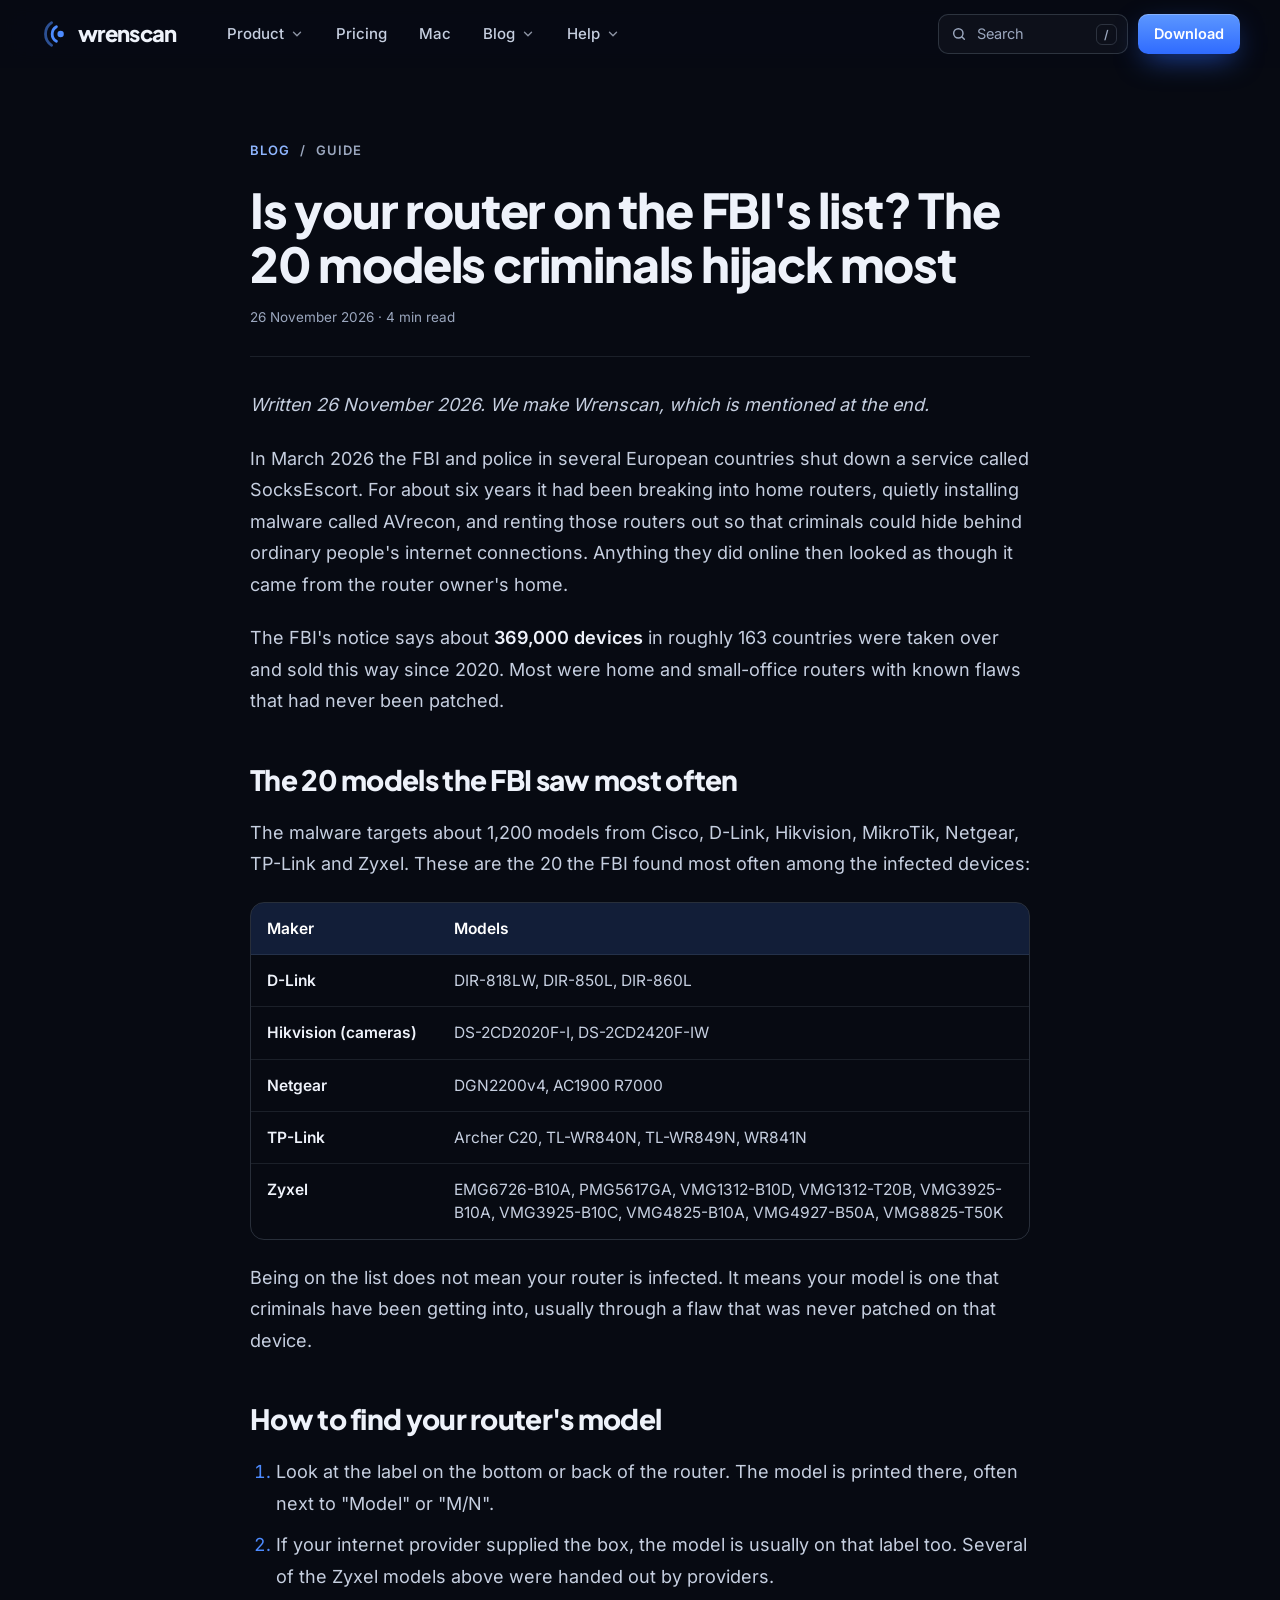
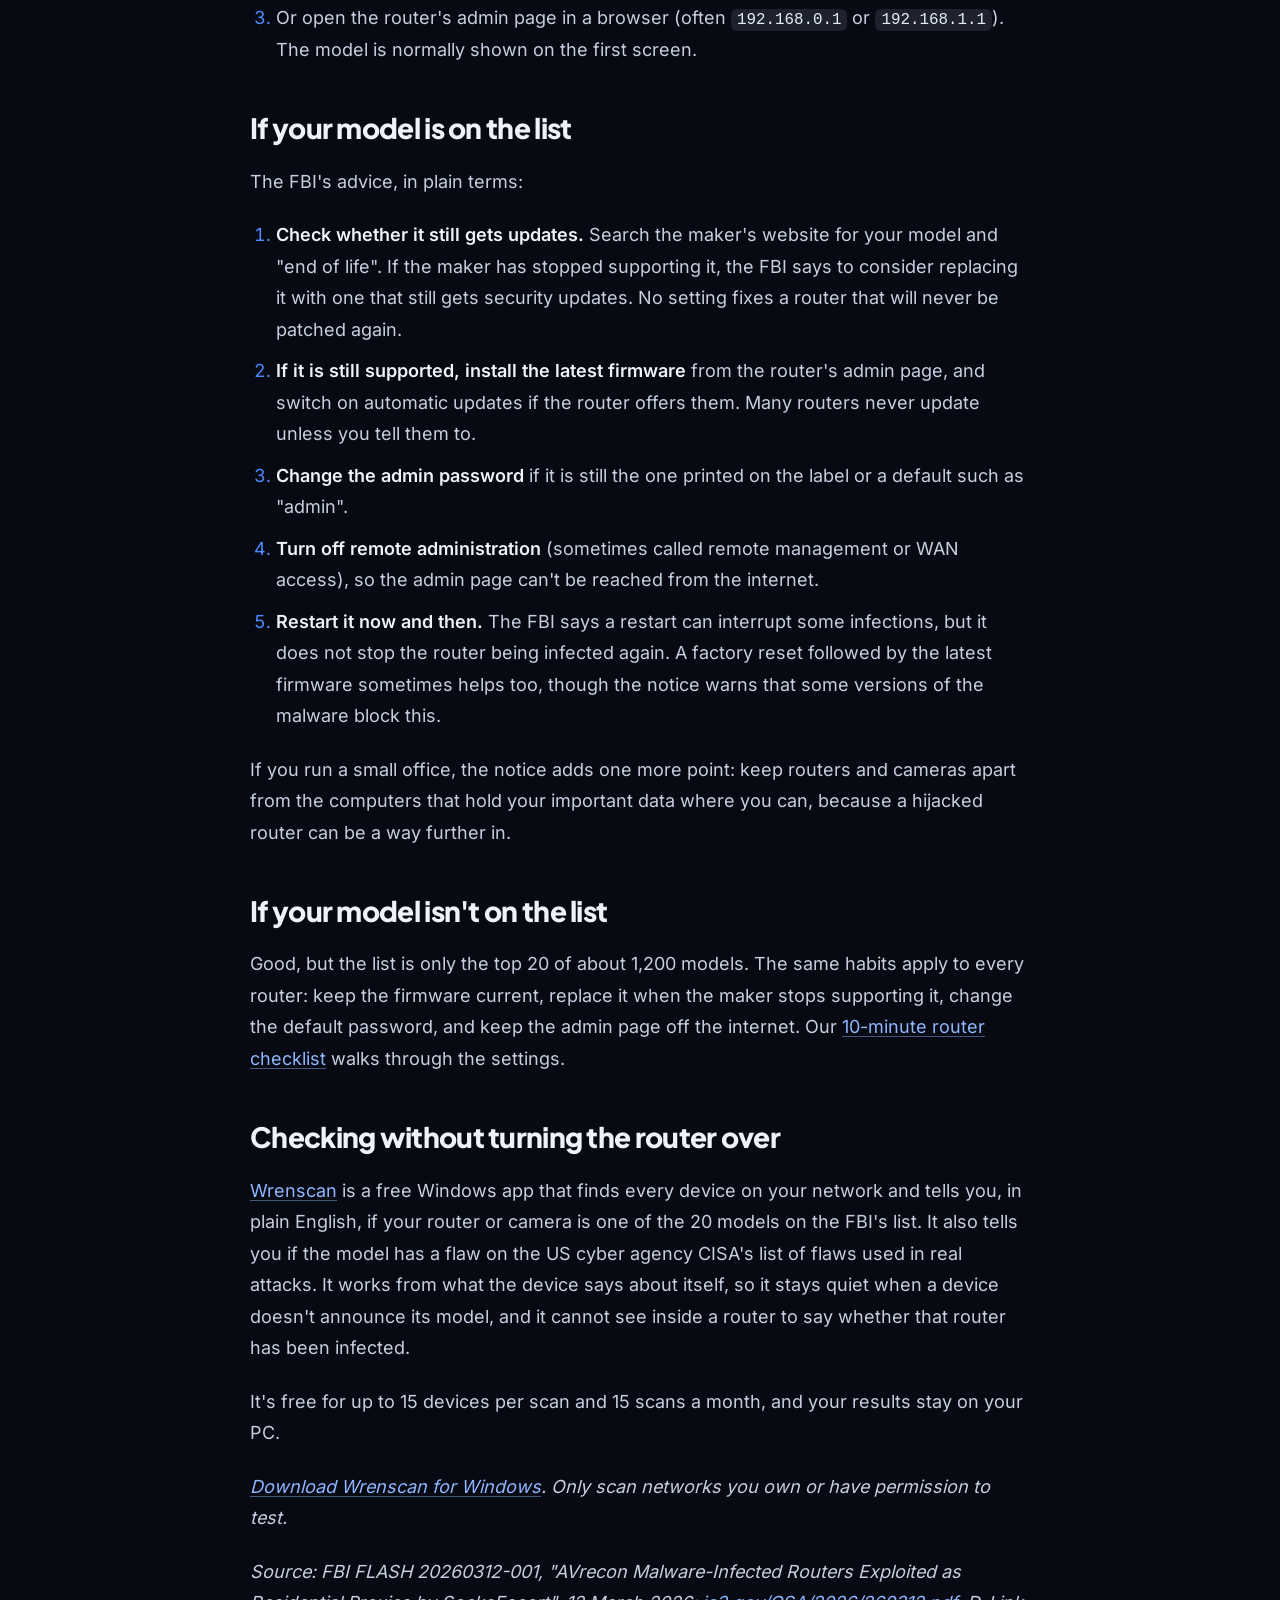
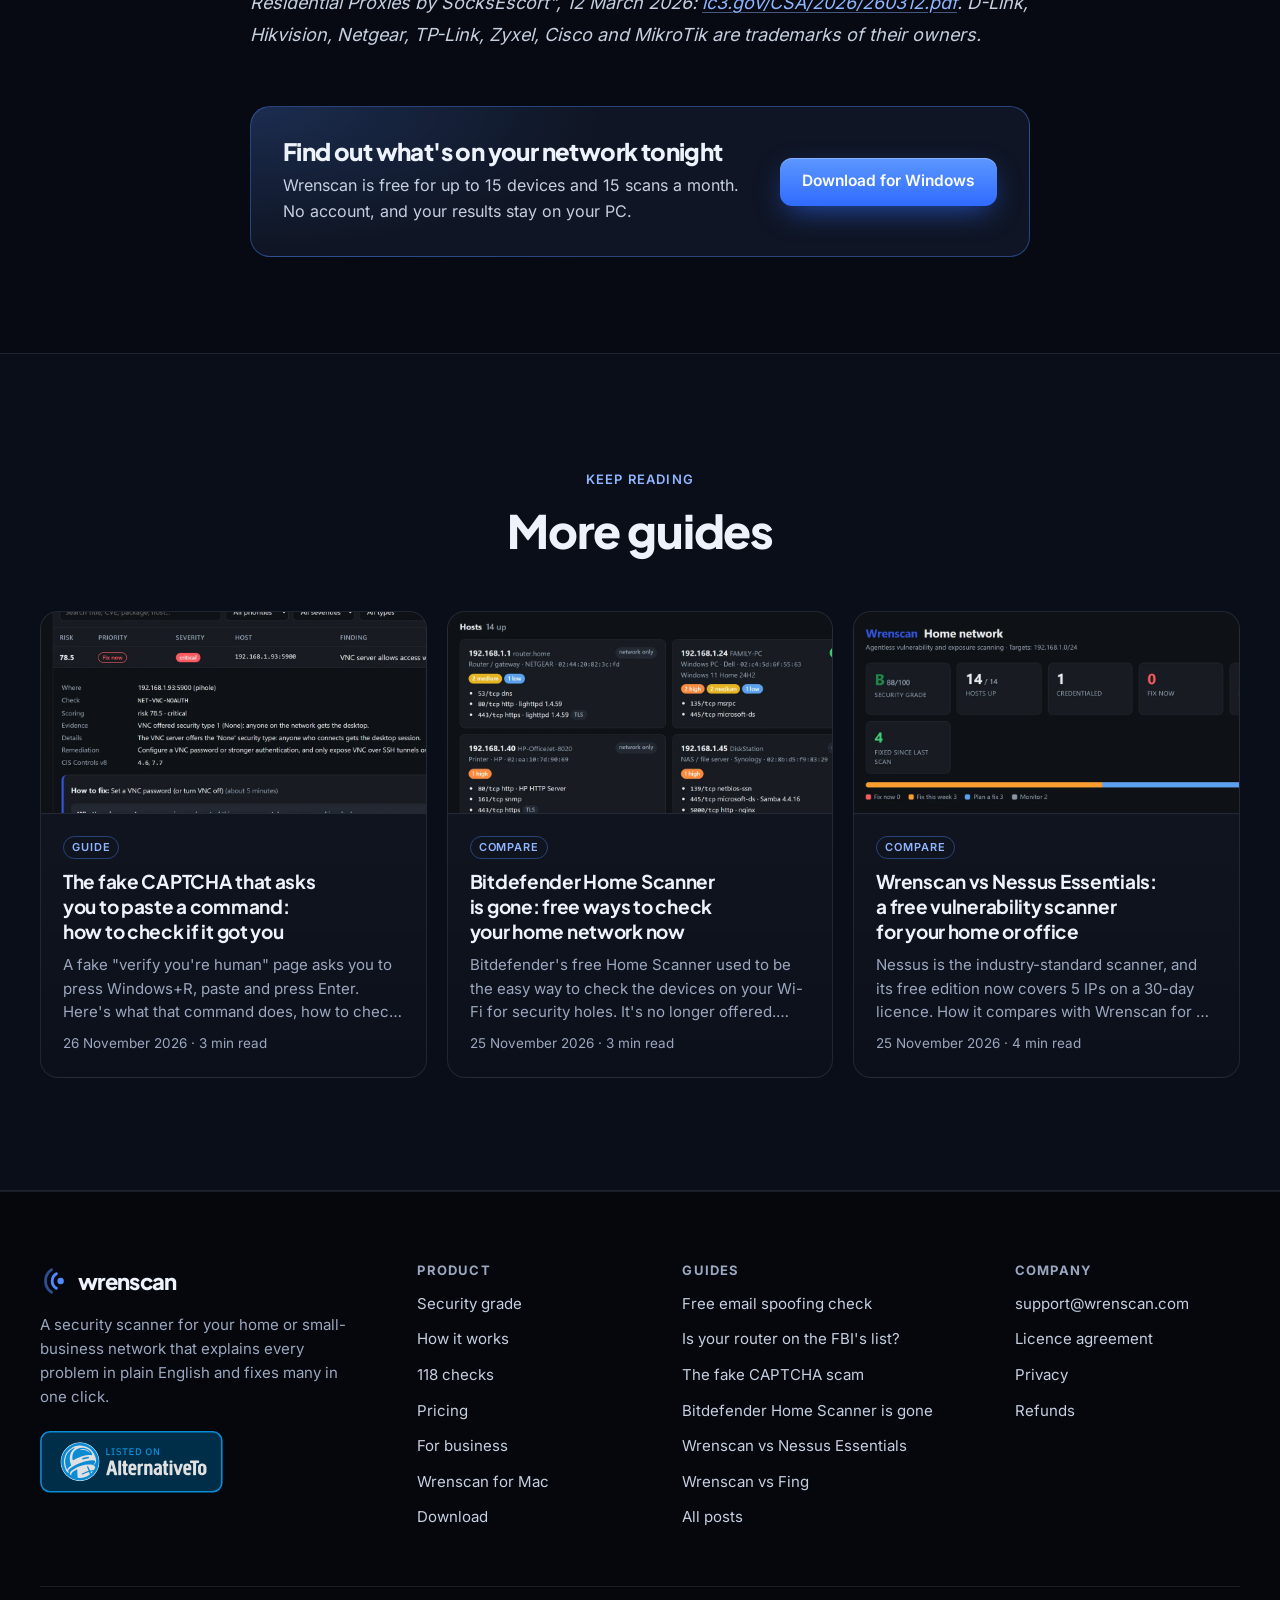
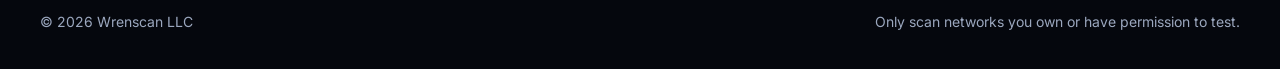
<file: post/is-my-router-on-the-fbi-list/index.html>
<!doctype html>
<html lang="en">
<head>
<meta charset="utf-8">
<meta name="viewport" content="width=device-width, initial-scale=1">
<title>Is your router on the FBI&#x27;s list? The 20 models criminals hijack most</title>
<meta name="description" content="In March 2026 the FBI named the 20 router and camera models most often taken over and rented out to criminals. Here is the list, how to find your own model, and what to do if it&#x27;s on there.">
<link rel="canonical" href="https://www.wrenscan.com/post/is-my-router-on-the-fbi-list/">
<meta name="theme-color" content="#070A12">
<link rel="icon" href="/img/icon-512.png">
<meta property="og:type" content="article">
<meta property="og:site_name" content="Wrenscan">
<meta property="og:title" content="Is your router on the FBI&#x27;s list? The 20 models criminals hijack most">
<meta property="og:description" content="In March 2026 the FBI named the 20 router and camera models most often taken over and rented out to criminals. Here is the list, how to find your own model, and what to do if it&#x27;s on there.">
<meta property="og:url" content="https://www.wrenscan.com/post/is-my-router-on-the-fbi-list/">
<meta property="og:image" content="https://downloads.wrenscan.com/media/wrenscan-grade-card-demo.png">
<meta name="twitter:card" content="summary_large_image">
<meta name="google-site-verification" content="NHtf7_Xchs2q6kfM6JXQihhtO17kkVJVDk80CTowZdQ">
<meta name="msvalidate.01" content="4A16E89AE0FC15107EBB53EFB575E0BF">
<link rel="preload" href="/fonts/inter-latin.woff2" as="font" type="font/woff2" crossorigin>
<link rel="preload" href="/fonts/plus-jakarta-sans-latin.woff2" as="font" type="font/woff2" crossorigin>
<link rel="stylesheet" href="/assets/site.css">
<script type="application/ld+json">{"@context": "https://schema.org", "@type": "BlogPosting", "headline": "Is your router on the FBI's list? The 20 models criminals hijack most", "description": "In March 2026 the FBI named the 20 router and camera models most often taken over and rented out to criminals. Here is the list, how to find your own model, and what to do if it's on there.", "datePublished": "2026-11-26", "mainEntityOfPage": "https://www.wrenscan.com/post/is-my-router-on-the-fbi-list/", "image": "https://downloads.wrenscan.com/media/wrenscan-grade-card-demo.png", "author": {"@type": "Organization", "name": "Wrenscan LLC", "url": "https://www.wrenscan.com/", "email": "support@wrenscan.com"}, "publisher": {"@type": "Organization", "name": "Wrenscan LLC", "url": "https://www.wrenscan.com/", "email": "support@wrenscan.com"}}</script>
</head>
<body>
<a class="skip" href="#top">Skip to content</a>
<header class="nav" id="nav">
  <div class="wrap">
    <a class="logo" href="/" aria-label="Wrenscan home"><svg viewBox="0 0 32 32" fill="none" aria-hidden="true"><circle cx="22" cy="16" r="3.4" fill="#4D8BFF"/><path d="M17.5 8.2a9 9 0 0 0 0 15.6" stroke="#4D8BFF" stroke-width="3" stroke-linecap="round"/><path d="M12.4 3.9a14.5 14.5 0 0 0 0 24.2" stroke="#4D8BFF" stroke-width="3" stroke-linecap="round" opacity=".55"/></svg>wrenscan</a>
    <ul class="menu" id="menu">
      <li><button type="button" aria-haspopup="true">Product <svg class="chev" viewBox="0 0 24 24" fill="none" stroke="currentColor" stroke-width="2.4" stroke-linecap="round" stroke-linejoin="round"><path d="m6 9 6 6 6-6"/></svg></button>
        <ul class="drop">
          <li><a href="/#grade"><b>Security grade</b><span>An A to F grade for every scan</span></a></li>
          <li><a href="/#how"><b>How it works</b><span>Find, check, rank, explain, fix</span></a></li>
          <li><a href="/#demo"><b>See it in action</b><span>A 42-second demo and real screens</span></a></li>
          <li><a href="/#checks"><b>118 checks</b><span>Everything Wrenscan looks for</span></a></li>
          <li><a href="/#privacy"><b>Your data</b><span>What stays on your PC</span></a></li>
          <li><a href="https://downloads.wrenscan.com/email-check.html"><b>Free email spoofing check</b><span>SPF and DMARC, in your browser</span></a></li>
        </ul>
      </li>
      <li><a href="/#pricing">Pricing</a></li>
      <li><a href="/mac/">Mac</a></li>
      <li><button type="button" aria-haspopup="true">Blog <svg class="chev" viewBox="0 0 24 24" fill="none" stroke="currentColor" stroke-width="2.4" stroke-linecap="round" stroke-linejoin="round"><path d="m6 9 6 6 6-6"/></svg></button>
        <ul class="drop">
          <li><a href="/post/is-my-router-on-the-fbi-list/"><b>Is your router on the FBI&#x27;s list?</b><span>Guide</span></a></li>
          <li><a href="/post/fake-captcha-paste-command-scam/"><b>The fake CAPTCHA scam</b><span>Guide</span></a></li>
          <li><a href="/post/bitdefender-home-scanner-alternative/"><b>Bitdefender Home Scanner is gone</b><span>Compare</span></a></li>
          <li><a href="/post/wrenscan-vs-nessus-essentials/"><b>Wrenscan vs Nessus Essentials</b><span>Compare</span></a></li>
          <li><a href="/blog/"><b>All posts</b><span>Plain-English security guides</span></a></li>
        </ul>
      </li>
      <li><button type="button" aria-haspopup="true">Help <svg class="chev" viewBox="0 0 24 24" fill="none" stroke="currentColor" stroke-width="2.4" stroke-linecap="round" stroke-linejoin="round"><path d="m6 9 6 6 6-6"/></svg></button>
        <ul class="drop">
          <li><a href="/#faq"><b>Questions and answers</b><span>Price, safety, privacy, Mac</span></a></li>
          <li><a href="https://downloads.wrenscan.com/download.html"><b>Download and install</b><span>Step by step, with the file's fingerprint</span></a></li>
          <li><a href="mailto:support@wrenscan.com"><b>Email support</b><span>support@wrenscan.com</span></a></li>
        </ul>
      </li>
    </ul>
    <div class="nav-right">
      <button class="searchbtn" type="button" id="openSearch" aria-label="Search"><svg viewBox="0 0 24 24" fill="none" stroke="currentColor" stroke-width="2.2" stroke-linecap="round"><circle cx="11" cy="11" r="7"/><path d="m20 20-3.5-3.5"/></svg><span>Search</span><kbd>/</kbd></button>
      <a class="btn btn-primary btn-sm" href="https://downloads.wrenscan.com/download.html">Download</a>
      <button class="burger" type="button" id="burger" aria-label="Menu" aria-expanded="false"><svg viewBox="0 0 24 24" fill="none" stroke="currentColor" stroke-width="2.2" stroke-linecap="round"><path d="M4 7h16M4 12h16M4 17h16"/></svg></button>
    </div>
  </div>
</header>
<main id="top">
<div id="progress"></div>
<article class="post"><div class="wrap narrow"><nav class="crumbs"><a href="/blog/">Blog</a><span>/</span>Guide</nav><h1>Is your router on the FBI&#x27;s list? The 20 models criminals hijack most</h1><p class="pmeta">26 November 2026 &middot; 4 min read</p><div class="prose">
<p><em>Written 26 November 2026. We make Wrenscan, which is mentioned at the end.</em></p>
<p>In March 2026 the FBI and police in several European countries shut down a service called SocksEscort. For about six years it had been breaking into home routers, quietly installing malware called AVrecon, and renting those routers out so that criminals could hide behind ordinary people's internet connections. Anything they did online then looked as though it came from the router owner's home.</p>
<p>The FBI's notice says about <strong>369,000 devices</strong> in roughly 163 countries were taken over and sold this way since 2020. Most were home and small-office routers with known flaws that had never been patched.</p>
<h2 id="the-20-models-the-fbi-saw-most-often">The 20 models the FBI saw most often</h2>
<p>The malware targets about 1,200 models from Cisco, D-Link, Hikvision, MikroTik, Netgear, TP-Link and Zyxel. These are the 20 the FBI found most often among the infected devices:</p>
<div class="tablewrap"><table><thead><tr><th>Maker</th><th>Models</th></tr></thead><tbody><tr><th>D-Link</th><td>DIR-818LW, DIR-850L, DIR-860L</td></tr><tr><th>Hikvision (cameras)</th><td>DS-2CD2020F-I, DS-2CD2420F-IW</td></tr><tr><th>Netgear</th><td>DGN2200v4, AC1900 R7000</td></tr><tr><th>TP-Link</th><td>Archer C20, TL-WR840N, TL-WR849N, WR841N</td></tr><tr><th>Zyxel</th><td>EMG6726-B10A, PMG5617GA, VMG1312-B10D, VMG1312-T20B, VMG3925-B10A, VMG3925-B10C, VMG4825-B10A, VMG4927-B50A, VMG8825-T50K</td></tr></tbody></table></div>
<p>Being on the list does not mean your router is infected. It means your model is one that criminals have been getting into, usually through a flaw that was never patched on that device.</p>
<h2 id="how-to-find-your-router-s-model">How to find your router's model</h2>
<ol><li>Look at the label on the bottom or back of the router. The model is printed there, often next to "Model" or "M/N".</li><li>If your internet provider supplied the box, the model is usually on that label too. Several of the Zyxel models above were handed out by providers.</li><li>Or open the router's admin page in a browser (often <code>192.168.0.1</code> or <code>192.168.1.1</code>). The model is normally shown on the first screen.</li></ol>
<h2 id="if-your-model-is-on-the-list">If your model is on the list</h2>
<p>The FBI's advice, in plain terms:</p>
<ol><li><strong>Check whether it still gets updates.</strong> Search the maker's website for your model and "end of life". If the maker has stopped supporting it, the FBI says to consider replacing it with one that still gets security updates. No setting fixes a router that will never be patched again.</li><li><strong>If it is still supported, install the latest firmware</strong> from the router's admin page, and switch on automatic updates if the router offers them. Many routers never update unless you tell them to.</li><li><strong>Change the admin password</strong> if it is still the one printed on the label or a default such as "admin".</li><li><strong>Turn off remote administration</strong> (sometimes called remote management or WAN access), so the admin page can't be reached from the internet.</li><li><strong>Restart it now and then.</strong> The FBI says a restart can interrupt some infections, but it does not stop the router being infected again. A factory reset followed by the latest firmware sometimes helps too, though the notice warns that some versions of the malware block this.</li></ol>
<p>If you run a small office, the notice adds one more point: keep routers and cameras apart from the computers that hold your important data where you can, because a hijacked router can be a way further in.</p>
<h2 id="if-your-model-isn-t-on-the-list">If your model isn't on the list</h2>
<p>Good, but the list is only the top 20 of about 1,200 models. The same habits apply to every router: keep the firmware current, replace it when the maker stops supporting it, change the default password, and keep the admin page off the internet. Our <a href="https://www.wrenscan.com/post/is-my-router-secure/">10-minute router checklist</a> walks through the settings.</p>
<h2 id="checking-without-turning-the-router-over">Checking without turning the router over</h2>
<p><a href="https://www.wrenscan.com/">Wrenscan</a> is a free Windows app that finds every device on your network and tells you, in plain English, if your router or camera is one of the 20 models on the FBI's list. It also tells you if the model has a flaw on the US cyber agency CISA's list of flaws used in real attacks. It works from what the device says about itself, so it stays quiet when a device doesn't announce its model, and it cannot see inside a router to say whether that router has been infected.</p>
<p>It's free for up to 15 devices per scan and 15 scans a month, and your results stay on your PC.</p>
<p><em><a href="https://downloads.wrenscan.com/download.html">Download Wrenscan for Windows</a>. Only scan networks you own or have permission to test.</em></p>
<p><em>Source: FBI FLASH 20260312-001, "AVrecon Malware-Infected Routers Exploited as Residential Proxies by SocksEscort", 12 March 2026: <a href="https://www.ic3.gov/CSA/2026/260312.pdf" target="_blank" rel="noopener">ic3.gov/CSA/2026/260312.pdf</a>. D-Link, Hikvision, Netgear, TP-Link, Zyxel, Cisco and MikroTik are trademarks of their owners.</em></p>
</div>
<aside class="postcta">
  <div><h2>Find out what's on your network tonight</h2><p>Wrenscan is free for up to 15 devices and 15 scans a month. No account, and your results stay on your PC.</p></div>
  <a class="btn btn-primary" href="https://downloads.wrenscan.com/download.html">Download for Windows</a>
</aside>
</div></article>
<section class="sec alt"><div class="wrap"><div class="head"><span class="eyebrow">Keep reading</span><h2>More guides</h2></div><div class="posts"><a class="pcard rv" href="/post/fake-captcha-paste-command-scam/"><span class="pimg"><img src="/img/explained.webp" alt="" loading="lazy"></span><span class="pbody"><span class="k">Guide</span><h3>The fake CAPTCHA that asks you to paste a command: how to check if it got you</h3><p>A fake &quot;verify you&#x27;re human&quot; page asks you to press Windows+R, paste and press Enter. Here&#x27;s what that command does, how to check your PC for traces of it in two minutes, and what to do if you find one.</p><span class="pmeta">26 November 2026 &middot; 3 min read</span></span></a><a class="pcard rv" href="/post/bitdefender-home-scanner-alternative/"><span class="pimg"><img src="/img/devices.webp" alt="" loading="lazy"></span><span class="pbody"><span class="k">Compare</span><h3>Bitdefender Home Scanner is gone: free ways to check your home network now</h3><p>Bitdefender&#x27;s free Home Scanner used to be the easy way to check the devices on your Wi-Fi for security holes. It&#x27;s no longer offered. Here are the free options that still exist, and what each one is good for.</p><span class="pmeta">25 November 2026 &middot; 3 min read</span></span></a><a class="pcard rv" href="/post/wrenscan-vs-nessus-essentials/"><span class="pimg"><img src="/img/summary.webp" alt="" loading="lazy"></span><span class="pbody"><span class="k">Compare</span><h3>Wrenscan vs Nessus Essentials: a free vulnerability scanner for your home or office</h3><p>Nessus is the industry-standard scanner, and its free edition now covers 5 IPs on a 30-day licence. How it compares with Wrenscan for a home or small office, honestly.</p><span class="pmeta">25 November 2026 &middot; 4 min read</span></span></a></div></div></section>
</main>

<footer>
  <div class="wrap">
    <div class="fgrid">
      <div><a class="logo" href="/"><svg viewBox="0 0 32 32" fill="none" aria-hidden="true"><circle cx="22" cy="16" r="3.4" fill="#4D8BFF"/><path d="M17.5 8.2a9 9 0 0 0 0 15.6" stroke="#4D8BFF" stroke-width="3" stroke-linecap="round"/><path d="M12.4 3.9a14.5 14.5 0 0 0 0 24.2" stroke="#4D8BFF" stroke-width="3" stroke-linecap="round" opacity=".55"/></svg>wrenscan</a><p class="blurb">A security scanner for your home or small-business network that explains every problem in plain English and fixes many in one click.</p><a class="altto" href="https://alternativeto.net/software/wrenscan/about/?utm_source=badge&amp;utm_medium=referral" target="_blank" rel="noopener"><img src="/img/alternativeto-badge.svg" alt="Wrenscan is listed on AlternativeTo" width="183" height="62" loading="lazy"></a></div>
      <div><h4>Product</h4><ul><li><a href="/#grade">Security grade</a></li><li><a href="/#how">How it works</a></li><li><a href="/#checks">118 checks</a></li><li><a href="/#pricing">Pricing</a></li><li><a href="/business/">For business</a></li><li><a href="/mac/">Wrenscan for Mac</a></li><li><a href="https://downloads.wrenscan.com/download.html">Download</a></li></ul></div>
      <div><h4>Guides</h4><ul><li><a href="https://downloads.wrenscan.com/email-check.html">Free email spoofing check</a></li><li><a href="/post/is-my-router-on-the-fbi-list/">Is your router on the FBI&#x27;s list?</a></li><li><a href="/post/fake-captcha-paste-command-scam/">The fake CAPTCHA scam</a></li><li><a href="/post/bitdefender-home-scanner-alternative/">Bitdefender Home Scanner is gone</a></li><li><a href="/post/wrenscan-vs-nessus-essentials/">Wrenscan vs Nessus Essentials</a></li><li><a href="/post/wrenscan-vs-fing/">Wrenscan vs Fing</a></li><li><a href="/blog/">All posts</a></li></ul></div>
      <div><h4>Company</h4><ul><li><a href="mailto:support@wrenscan.com">support@wrenscan.com</a></li><li><a href="https://downloads.wrenscan.com/eula.html">Licence agreement</a></li><li><a href="https://downloads.wrenscan.com/privacy.html">Privacy</a></li><li><a href="https://downloads.wrenscan.com/refund-policy.html">Refunds</a></li></ul></div>
    </div>
    <div class="legal"><span>&copy; 2026 Wrenscan LLC</span><span>Only scan networks you own or have permission to test.</span></div>
  </div>
</footer>

<div class="sx" id="sx" role="dialog" aria-modal="true" aria-label="Search Wrenscan">
  <div class="sbox">
    <div class="sin"><svg viewBox="0 0 24 24" fill="none" stroke="currentColor" stroke-width="2.2" stroke-linecap="round"><circle cx="11" cy="11" r="7"/><path d="m20 20-3.5-3.5"/></svg><input id="sq" type="search" placeholder="Search: router, pricing, Mac, ransomware..." autocomplete="off" aria-controls="sres"><kbd>Esc</kbd></div>
    <div class="sres" id="sres" role="listbox"></div>
  </div>
</div>
<script src="/assets/site.js" defer></script>
<script type='module' src='https://static.cloudflareinsights.com/beacon.min.js' data-cf-beacon='{"token": "1a9c2e21548d4f2fa8f3752619f458ed"}'></script>
</body>
</html>
</file>
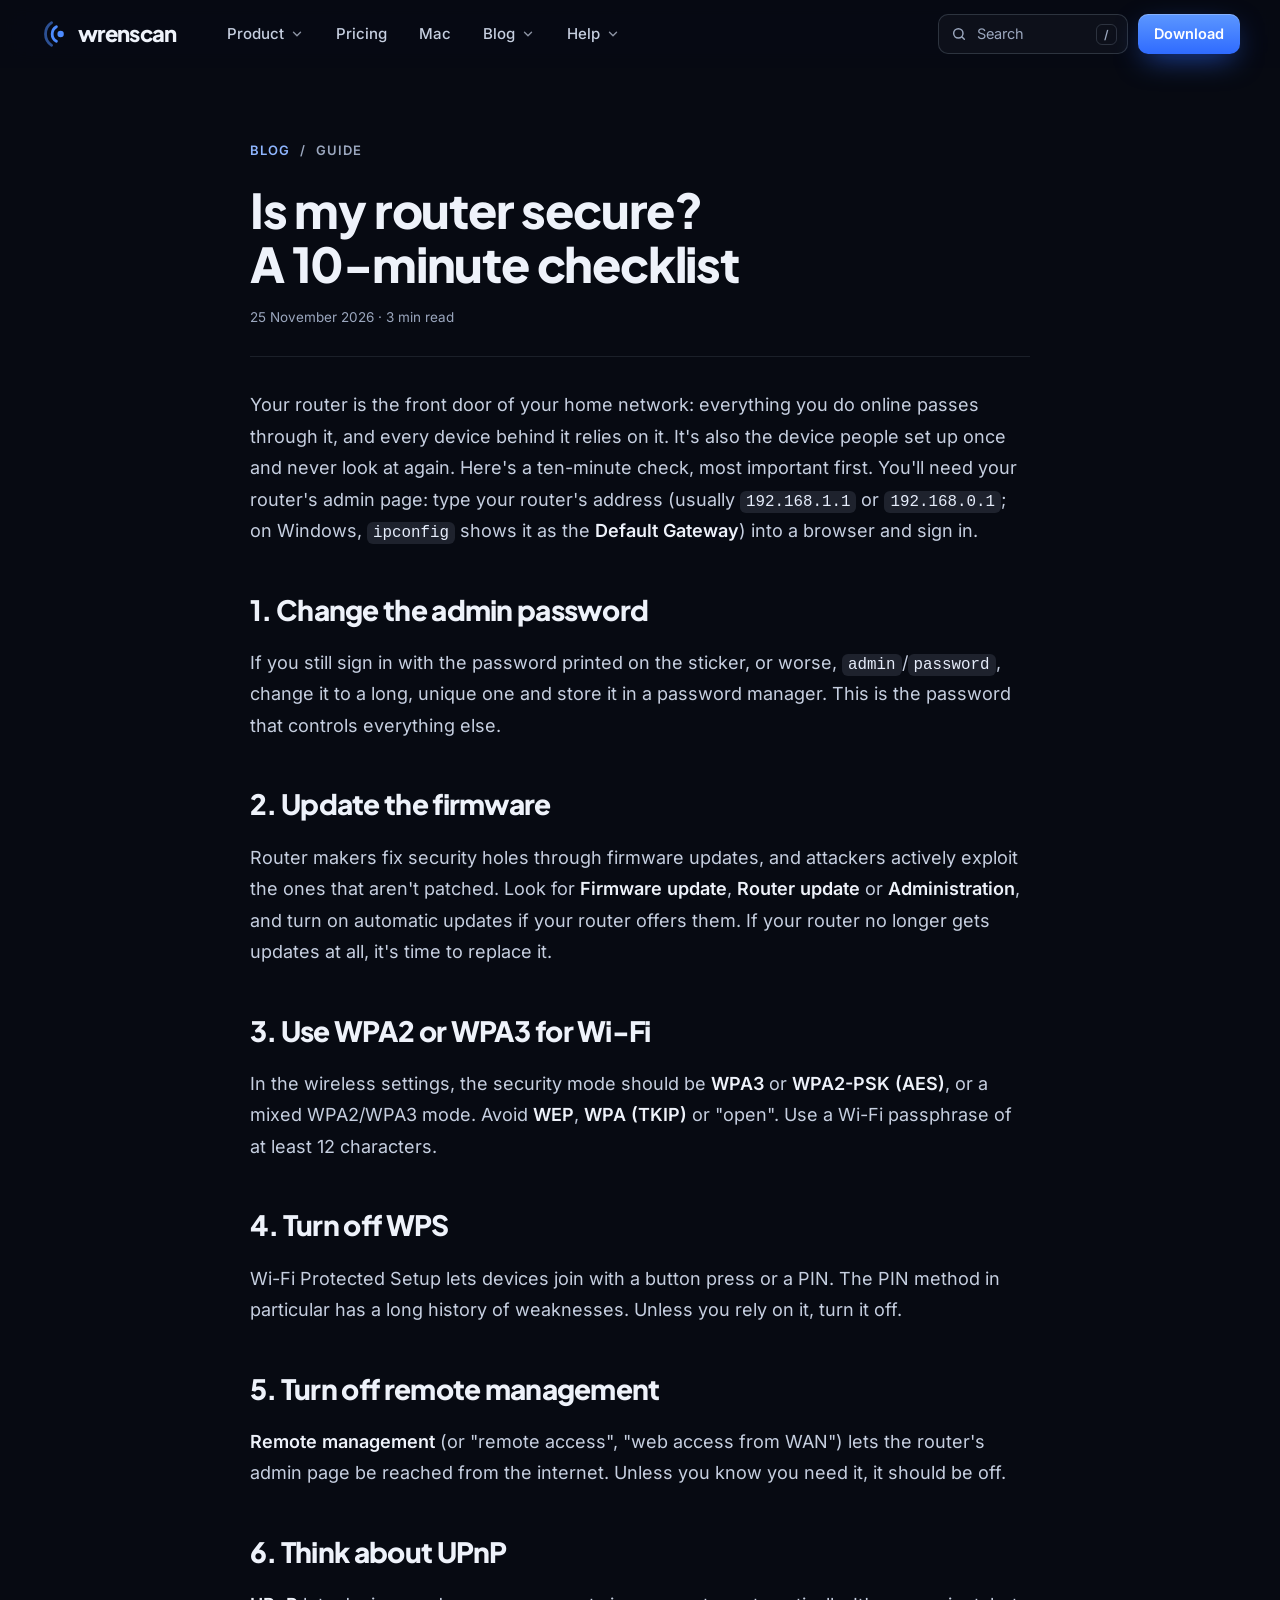
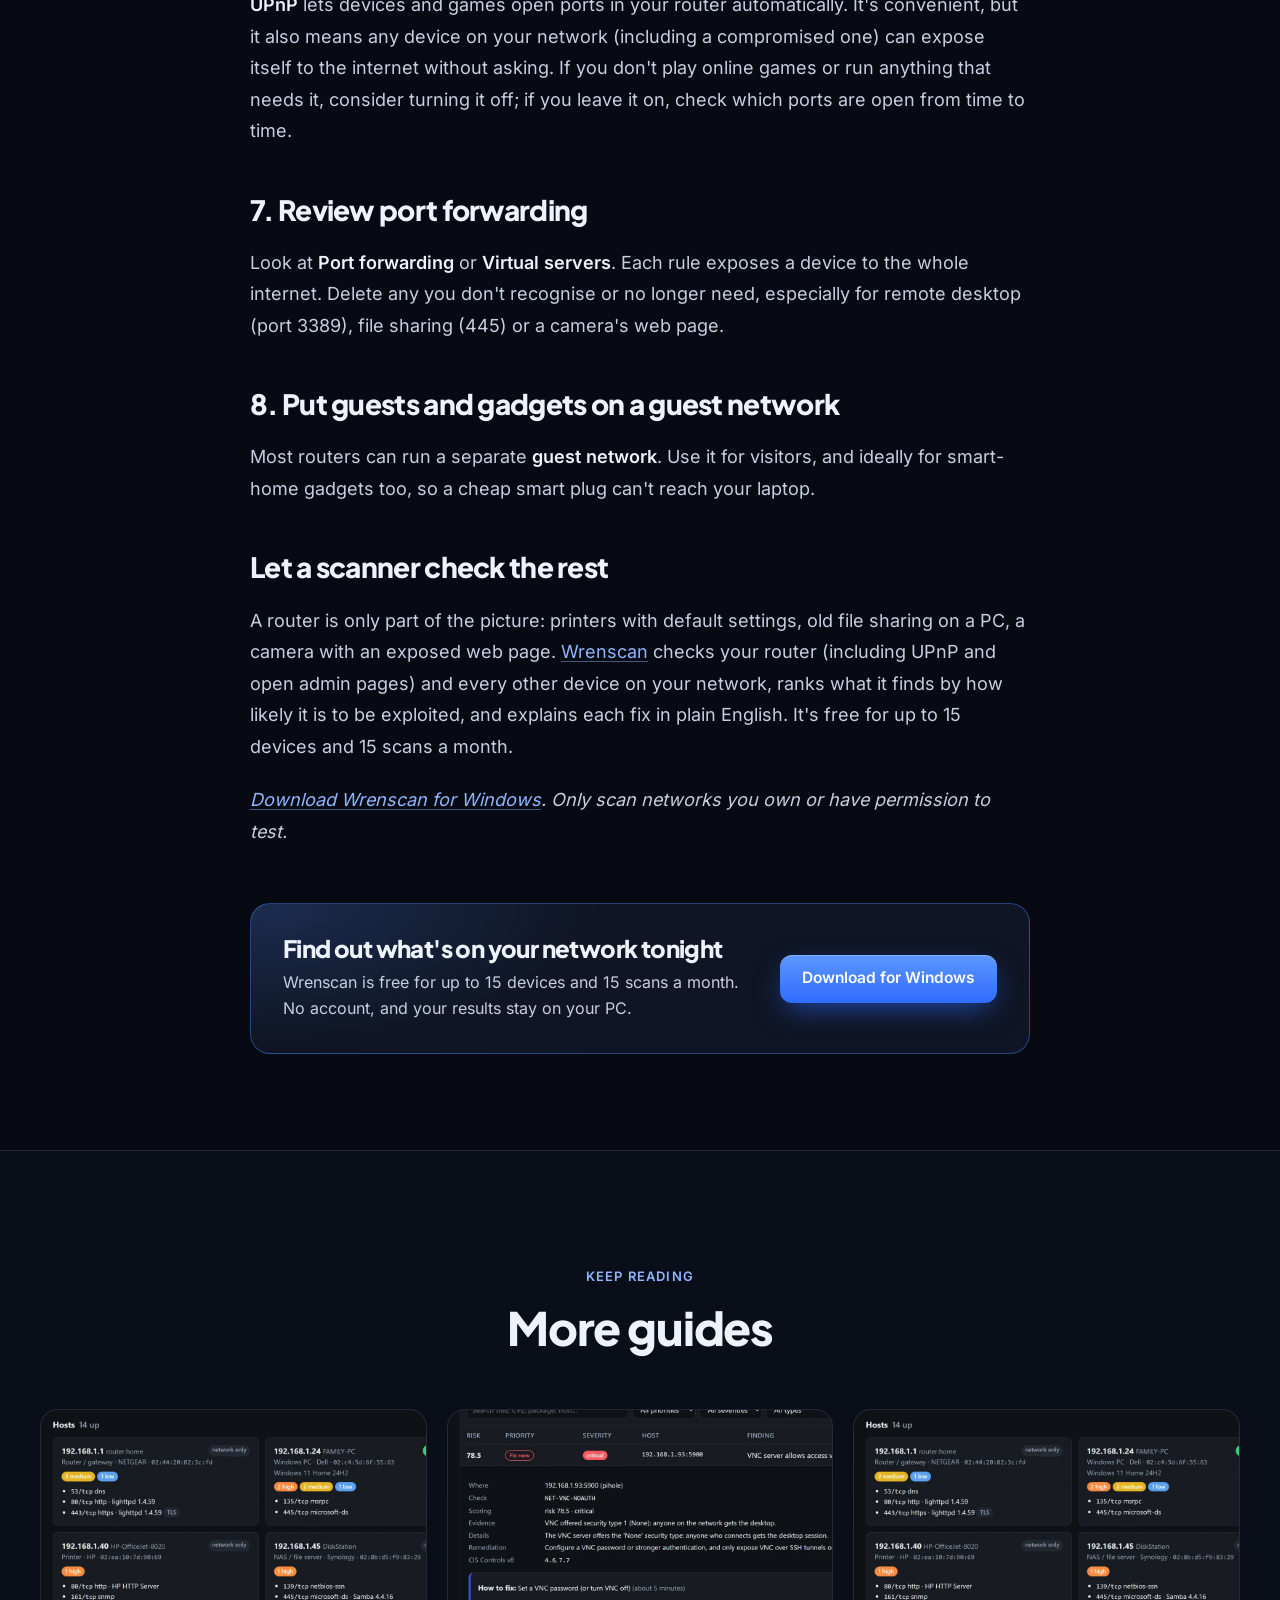
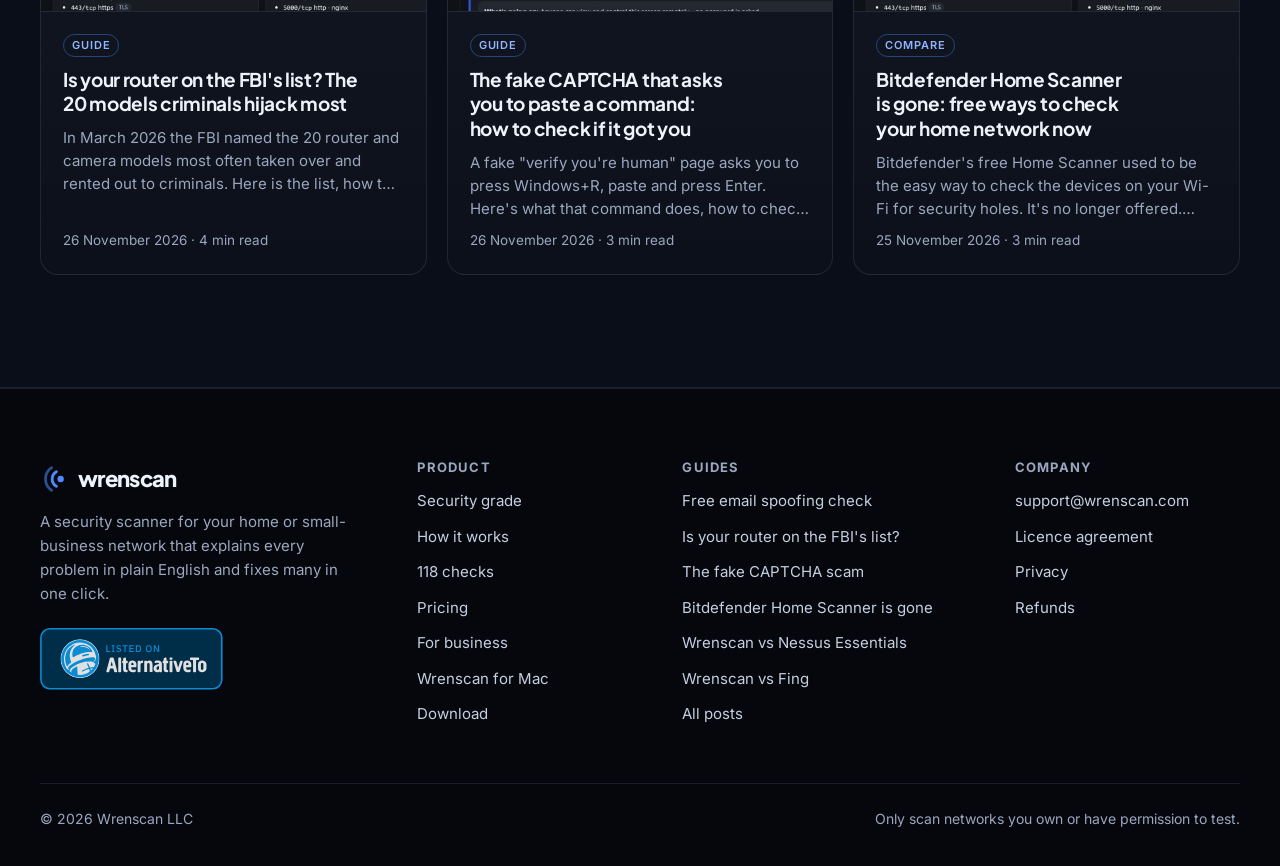
<file: post/is-my-router-secure/index.html>
<!doctype html>
<html lang="en">
<head>
<meta charset="utf-8">
<meta name="viewport" content="width=device-width, initial-scale=1">
<title>Is my router secure? A 10-minute checklist</title>
<meta name="description" content="Your router guards every device in your home. Here are eight settings to check in ten minutes, in order of importance.">
<link rel="canonical" href="https://www.wrenscan.com/post/is-my-router-secure/">
<meta name="theme-color" content="#070A12">
<link rel="icon" href="/img/icon-512.png">
<meta property="og:type" content="article">
<meta property="og:site_name" content="Wrenscan">
<meta property="og:title" content="Is my router secure? A 10-minute checklist">
<meta property="og:description" content="Your router guards every device in your home. Here are eight settings to check in ten minutes, in order of importance.">
<meta property="og:url" content="https://www.wrenscan.com/post/is-my-router-secure/">
<meta property="og:image" content="https://downloads.wrenscan.com/media/wrenscan-grade-card-demo.png">
<meta name="twitter:card" content="summary_large_image">
<meta name="google-site-verification" content="NHtf7_Xchs2q6kfM6JXQihhtO17kkVJVDk80CTowZdQ">
<meta name="msvalidate.01" content="4A16E89AE0FC15107EBB53EFB575E0BF">
<link rel="preload" href="/fonts/inter-latin.woff2" as="font" type="font/woff2" crossorigin>
<link rel="preload" href="/fonts/plus-jakarta-sans-latin.woff2" as="font" type="font/woff2" crossorigin>
<link rel="stylesheet" href="/assets/site.css">
<script type="application/ld+json">{"@context": "https://schema.org", "@type": "BlogPosting", "headline": "Is my router secure? A 10-minute checklist", "description": "Your router guards every device in your home. Here are eight settings to check in ten minutes, in order of importance.", "datePublished": "2026-11-25", "mainEntityOfPage": "https://www.wrenscan.com/post/is-my-router-secure/", "image": "https://downloads.wrenscan.com/media/wrenscan-grade-card-demo.png", "author": {"@type": "Organization", "name": "Wrenscan LLC", "url": "https://www.wrenscan.com/", "email": "support@wrenscan.com"}, "publisher": {"@type": "Organization", "name": "Wrenscan LLC", "url": "https://www.wrenscan.com/", "email": "support@wrenscan.com"}}</script>
</head>
<body>
<a class="skip" href="#top">Skip to content</a>
<header class="nav" id="nav">
  <div class="wrap">
    <a class="logo" href="/" aria-label="Wrenscan home"><svg viewBox="0 0 32 32" fill="none" aria-hidden="true"><circle cx="22" cy="16" r="3.4" fill="#4D8BFF"/><path d="M17.5 8.2a9 9 0 0 0 0 15.6" stroke="#4D8BFF" stroke-width="3" stroke-linecap="round"/><path d="M12.4 3.9a14.5 14.5 0 0 0 0 24.2" stroke="#4D8BFF" stroke-width="3" stroke-linecap="round" opacity=".55"/></svg>wrenscan</a>
    <ul class="menu" id="menu">
      <li><button type="button" aria-haspopup="true">Product <svg class="chev" viewBox="0 0 24 24" fill="none" stroke="currentColor" stroke-width="2.4" stroke-linecap="round" stroke-linejoin="round"><path d="m6 9 6 6 6-6"/></svg></button>
        <ul class="drop">
          <li><a href="/#grade"><b>Security grade</b><span>An A to F grade for every scan</span></a></li>
          <li><a href="/#how"><b>How it works</b><span>Find, check, rank, explain, fix</span></a></li>
          <li><a href="/#demo"><b>See it in action</b><span>A 42-second demo and real screens</span></a></li>
          <li><a href="/#checks"><b>118 checks</b><span>Everything Wrenscan looks for</span></a></li>
          <li><a href="/#privacy"><b>Your data</b><span>What stays on your PC</span></a></li>
          <li><a href="https://downloads.wrenscan.com/email-check.html"><b>Free email spoofing check</b><span>SPF and DMARC, in your browser</span></a></li>
        </ul>
      </li>
      <li><a href="/#pricing">Pricing</a></li>
      <li><a href="/mac/">Mac</a></li>
      <li><button type="button" aria-haspopup="true">Blog <svg class="chev" viewBox="0 0 24 24" fill="none" stroke="currentColor" stroke-width="2.4" stroke-linecap="round" stroke-linejoin="round"><path d="m6 9 6 6 6-6"/></svg></button>
        <ul class="drop">
          <li><a href="/post/is-my-router-on-the-fbi-list/"><b>Is your router on the FBI&#x27;s list?</b><span>Guide</span></a></li>
          <li><a href="/post/fake-captcha-paste-command-scam/"><b>The fake CAPTCHA scam</b><span>Guide</span></a></li>
          <li><a href="/post/bitdefender-home-scanner-alternative/"><b>Bitdefender Home Scanner is gone</b><span>Compare</span></a></li>
          <li><a href="/post/wrenscan-vs-nessus-essentials/"><b>Wrenscan vs Nessus Essentials</b><span>Compare</span></a></li>
          <li><a href="/blog/"><b>All posts</b><span>Plain-English security guides</span></a></li>
        </ul>
      </li>
      <li><button type="button" aria-haspopup="true">Help <svg class="chev" viewBox="0 0 24 24" fill="none" stroke="currentColor" stroke-width="2.4" stroke-linecap="round" stroke-linejoin="round"><path d="m6 9 6 6 6-6"/></svg></button>
        <ul class="drop">
          <li><a href="/#faq"><b>Questions and answers</b><span>Price, safety, privacy, Mac</span></a></li>
          <li><a href="https://downloads.wrenscan.com/download.html"><b>Download and install</b><span>Step by step, with the file's fingerprint</span></a></li>
          <li><a href="mailto:support@wrenscan.com"><b>Email support</b><span>support@wrenscan.com</span></a></li>
        </ul>
      </li>
    </ul>
    <div class="nav-right">
      <button class="searchbtn" type="button" id="openSearch" aria-label="Search"><svg viewBox="0 0 24 24" fill="none" stroke="currentColor" stroke-width="2.2" stroke-linecap="round"><circle cx="11" cy="11" r="7"/><path d="m20 20-3.5-3.5"/></svg><span>Search</span><kbd>/</kbd></button>
      <a class="btn btn-primary btn-sm" href="https://downloads.wrenscan.com/download.html">Download</a>
      <button class="burger" type="button" id="burger" aria-label="Menu" aria-expanded="false"><svg viewBox="0 0 24 24" fill="none" stroke="currentColor" stroke-width="2.2" stroke-linecap="round"><path d="M4 7h16M4 12h16M4 17h16"/></svg></button>
    </div>
  </div>
</header>
<main id="top">
<div id="progress"></div>
<article class="post"><div class="wrap narrow"><nav class="crumbs"><a href="/blog/">Blog</a><span>/</span>Guide</nav><h1>Is my router secure? A 10-minute checklist</h1><p class="pmeta">25 November 2026 &middot; 3 min read</p><div class="prose">
<p>Your router is the front door of your home network: everything you do online passes through it, and every device behind it relies on it. It's also the device people set up once and never look at again. Here's a ten-minute check, most important first. You'll need your router's admin page: type your router's address (usually <code>192.168.1.1</code> or <code>192.168.0.1</code>; on Windows, <code>ipconfig</code> shows it as the <strong>Default Gateway</strong>) into a browser and sign in.</p>
<h2 id="1-change-the-admin-password">1. Change the admin password</h2>
<p>If you still sign in with the password printed on the sticker, or worse, <code>admin</code>/<code>password</code>, change it to a long, unique one and store it in a password manager. This is the password that controls everything else.</p>
<h2 id="2-update-the-firmware">2. Update the firmware</h2>
<p>Router makers fix security holes through firmware updates, and attackers actively exploit the ones that aren't patched. Look for <strong>Firmware update</strong>, <strong>Router update</strong> or <strong>Administration</strong>, and turn on automatic updates if your router offers them. If your router no longer gets updates at all, it's time to replace it.</p>
<h2 id="3-use-wpa2-or-wpa3-for-wi-fi">3. Use WPA2 or WPA3 for Wi-Fi</h2>
<p>In the wireless settings, the security mode should be <strong>WPA3</strong> or <strong>WPA2-PSK (AES)</strong>, or a mixed WPA2/WPA3 mode. Avoid <strong>WEP</strong>, <strong>WPA (TKIP)</strong> or "open". Use a Wi-Fi passphrase of at least 12 characters.</p>
<h2 id="4-turn-off-wps">4. Turn off WPS</h2>
<p>Wi-Fi Protected Setup lets devices join with a button press or a PIN. The PIN method in particular has a long history of weaknesses. Unless you rely on it, turn it off.</p>
<h2 id="5-turn-off-remote-management">5. Turn off remote management</h2>
<p><strong>Remote management</strong> (or "remote access", "web access from WAN") lets the router's admin page be reached from the internet. Unless you know you need it, it should be off.</p>
<h2 id="6-think-about-upnp">6. Think about UPnP</h2>
<p><strong>UPnP</strong> lets devices and games open ports in your router automatically. It's convenient, but it also means any device on your network (including a compromised one) can expose itself to the internet without asking. If you don't play online games or run anything that needs it, consider turning it off; if you leave it on, check which ports are open from time to time.</p>
<h2 id="7-review-port-forwarding">7. Review port forwarding</h2>
<p>Look at <strong>Port forwarding</strong> or <strong>Virtual servers</strong>. Each rule exposes a device to the whole internet. Delete any you don't recognise or no longer need, especially for remote desktop (port 3389), file sharing (445) or a camera's web page.</p>
<h2 id="8-put-guests-and-gadgets-on-a-guest-network">8. Put guests and gadgets on a guest network</h2>
<p>Most routers can run a separate <strong>guest network</strong>. Use it for visitors, and ideally for smart-home gadgets too, so a cheap smart plug can't reach your laptop.</p>
<h2 id="let-a-scanner-check-the-rest">Let a scanner check the rest</h2>
<p>A router is only part of the picture: printers with default settings, old file sharing on a PC, a camera with an exposed web page. <a href="https://wrenscan.com">Wrenscan</a> checks your router (including UPnP and open admin pages) and every other device on your network, ranks what it finds by how likely it is to be exploited, and explains each fix in plain English. It's free for up to 15 devices and 15 scans a month.</p>
<p><em><a href="https://downloads.wrenscan.com/download.html">Download Wrenscan for Windows</a>. Only scan networks you own or have permission to test.</em></p>
</div>
<aside class="postcta">
  <div><h2>Find out what's on your network tonight</h2><p>Wrenscan is free for up to 15 devices and 15 scans a month. No account, and your results stay on your PC.</p></div>
  <a class="btn btn-primary" href="https://downloads.wrenscan.com/download.html">Download for Windows</a>
</aside>
</div></article>
<section class="sec alt"><div class="wrap"><div class="head"><span class="eyebrow">Keep reading</span><h2>More guides</h2></div><div class="posts"><a class="pcard rv" href="/post/is-my-router-on-the-fbi-list/"><span class="pimg"><img src="/img/devices.webp" alt="" loading="lazy"></span><span class="pbody"><span class="k">Guide</span><h3>Is your router on the FBI&#x27;s list? The 20 models criminals hijack most</h3><p>In March 2026 the FBI named the 20 router and camera models most often taken over and rented out to criminals. Here is the list, how to find your own model, and what to do if it&#x27;s on there.</p><span class="pmeta">26 November 2026 &middot; 4 min read</span></span></a><a class="pcard rv" href="/post/fake-captcha-paste-command-scam/"><span class="pimg"><img src="/img/explained.webp" alt="" loading="lazy"></span><span class="pbody"><span class="k">Guide</span><h3>The fake CAPTCHA that asks you to paste a command: how to check if it got you</h3><p>A fake &quot;verify you&#x27;re human&quot; page asks you to press Windows+R, paste and press Enter. Here&#x27;s what that command does, how to check your PC for traces of it in two minutes, and what to do if you find one.</p><span class="pmeta">26 November 2026 &middot; 3 min read</span></span></a><a class="pcard rv" href="/post/bitdefender-home-scanner-alternative/"><span class="pimg"><img src="/img/devices.webp" alt="" loading="lazy"></span><span class="pbody"><span class="k">Compare</span><h3>Bitdefender Home Scanner is gone: free ways to check your home network now</h3><p>Bitdefender&#x27;s free Home Scanner used to be the easy way to check the devices on your Wi-Fi for security holes. It&#x27;s no longer offered. Here are the free options that still exist, and what each one is good for.</p><span class="pmeta">25 November 2026 &middot; 3 min read</span></span></a></div></div></section>
</main>

<footer>
  <div class="wrap">
    <div class="fgrid">
      <div><a class="logo" href="/"><svg viewBox="0 0 32 32" fill="none" aria-hidden="true"><circle cx="22" cy="16" r="3.4" fill="#4D8BFF"/><path d="M17.5 8.2a9 9 0 0 0 0 15.6" stroke="#4D8BFF" stroke-width="3" stroke-linecap="round"/><path d="M12.4 3.9a14.5 14.5 0 0 0 0 24.2" stroke="#4D8BFF" stroke-width="3" stroke-linecap="round" opacity=".55"/></svg>wrenscan</a><p class="blurb">A security scanner for your home or small-business network that explains every problem in plain English and fixes many in one click.</p><a class="altto" href="https://alternativeto.net/software/wrenscan/about/?utm_source=badge&amp;utm_medium=referral" target="_blank" rel="noopener"><img src="/img/alternativeto-badge.svg" alt="Wrenscan is listed on AlternativeTo" width="183" height="62" loading="lazy"></a></div>
      <div><h4>Product</h4><ul><li><a href="/#grade">Security grade</a></li><li><a href="/#how">How it works</a></li><li><a href="/#checks">118 checks</a></li><li><a href="/#pricing">Pricing</a></li><li><a href="/business/">For business</a></li><li><a href="/mac/">Wrenscan for Mac</a></li><li><a href="https://downloads.wrenscan.com/download.html">Download</a></li></ul></div>
      <div><h4>Guides</h4><ul><li><a href="https://downloads.wrenscan.com/email-check.html">Free email spoofing check</a></li><li><a href="/post/is-my-router-on-the-fbi-list/">Is your router on the FBI&#x27;s list?</a></li><li><a href="/post/fake-captcha-paste-command-scam/">The fake CAPTCHA scam</a></li><li><a href="/post/bitdefender-home-scanner-alternative/">Bitdefender Home Scanner is gone</a></li><li><a href="/post/wrenscan-vs-nessus-essentials/">Wrenscan vs Nessus Essentials</a></li><li><a href="/post/wrenscan-vs-fing/">Wrenscan vs Fing</a></li><li><a href="/blog/">All posts</a></li></ul></div>
      <div><h4>Company</h4><ul><li><a href="mailto:support@wrenscan.com">support@wrenscan.com</a></li><li><a href="https://downloads.wrenscan.com/eula.html">Licence agreement</a></li><li><a href="https://downloads.wrenscan.com/privacy.html">Privacy</a></li><li><a href="https://downloads.wrenscan.com/refund-policy.html">Refunds</a></li></ul></div>
    </div>
    <div class="legal"><span>&copy; 2026 Wrenscan LLC</span><span>Only scan networks you own or have permission to test.</span></div>
  </div>
</footer>

<div class="sx" id="sx" role="dialog" aria-modal="true" aria-label="Search Wrenscan">
  <div class="sbox">
    <div class="sin"><svg viewBox="0 0 24 24" fill="none" stroke="currentColor" stroke-width="2.2" stroke-linecap="round"><circle cx="11" cy="11" r="7"/><path d="m20 20-3.5-3.5"/></svg><input id="sq" type="search" placeholder="Search: router, pricing, Mac, ransomware..." autocomplete="off" aria-controls="sres"><kbd>Esc</kbd></div>
    <div class="sres" id="sres" role="listbox"></div>
  </div>
</div>
<script src="/assets/site.js" defer></script>
<script type='module' src='https://static.cloudflareinsights.com/beacon.min.js' data-cf-beacon='{"token": "1a9c2e21548d4f2fa8f3752619f458ed"}'></script>
</body>
</html>
</file>
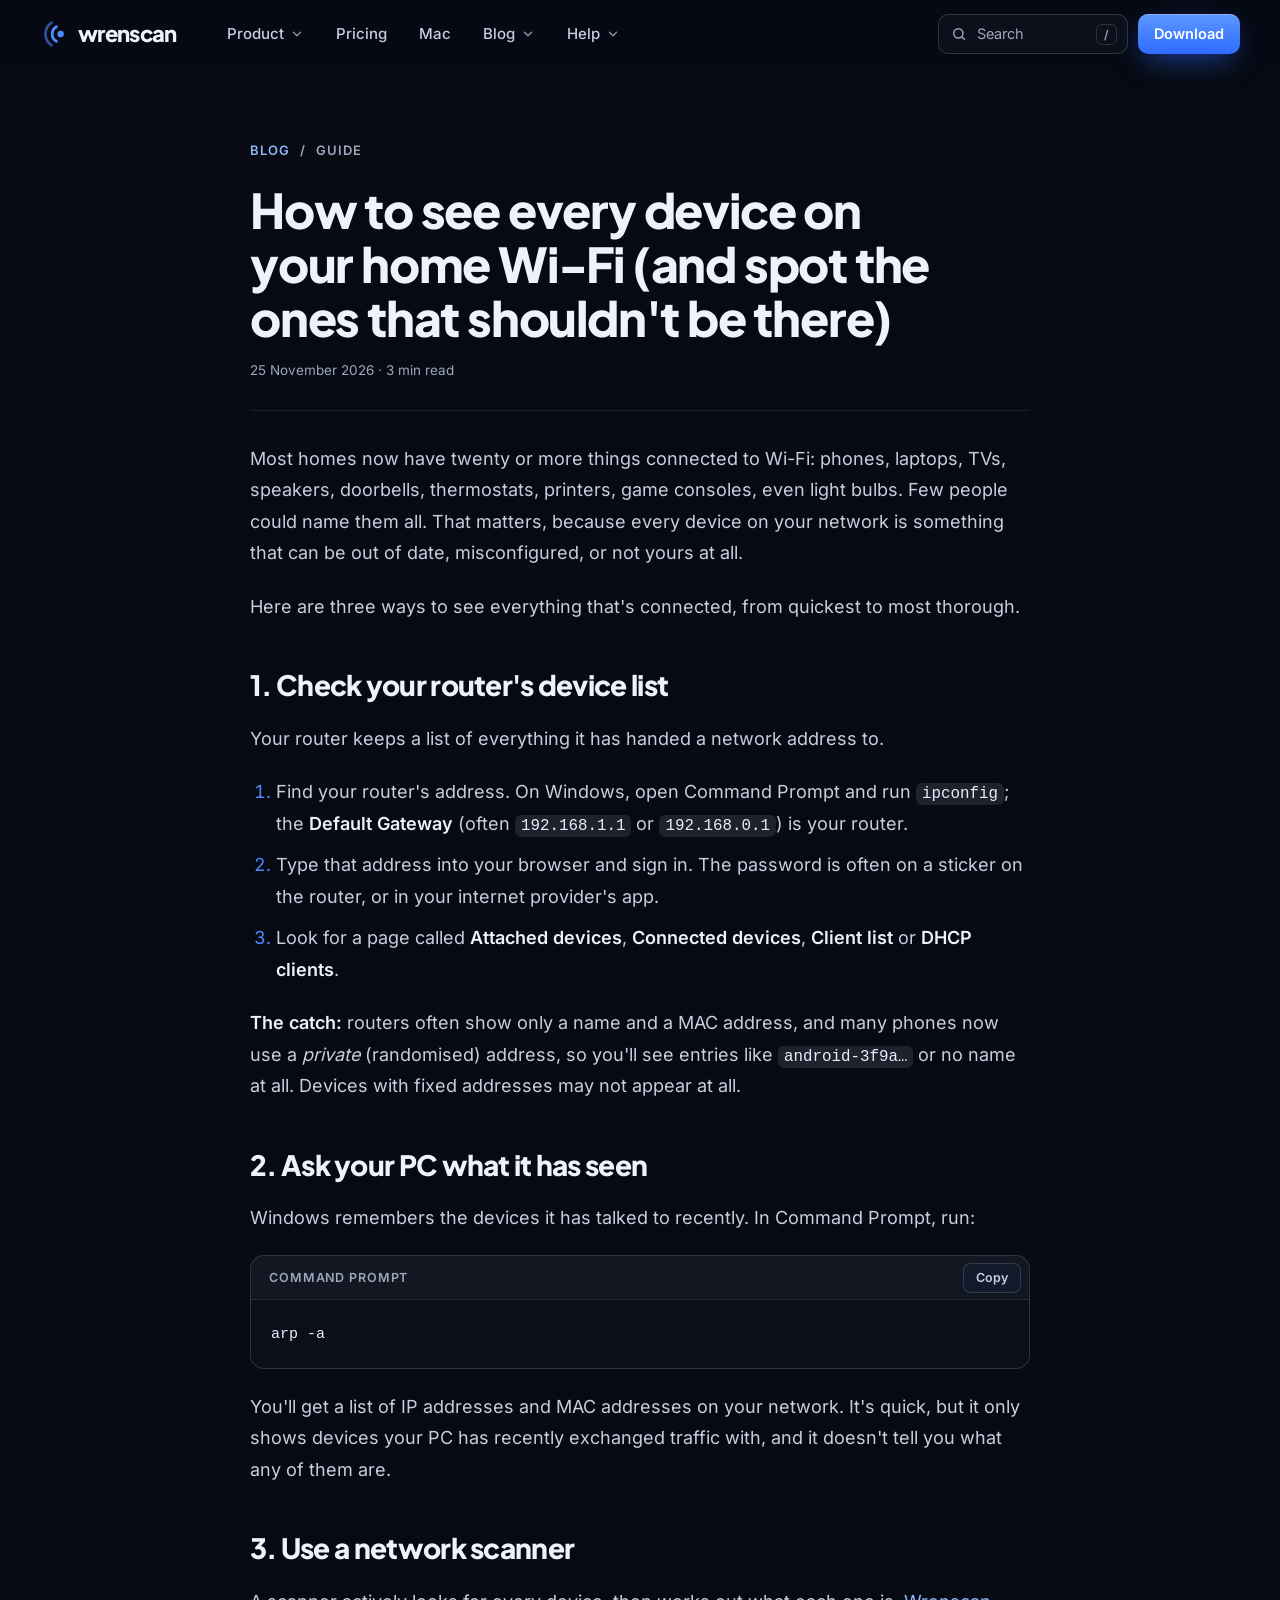
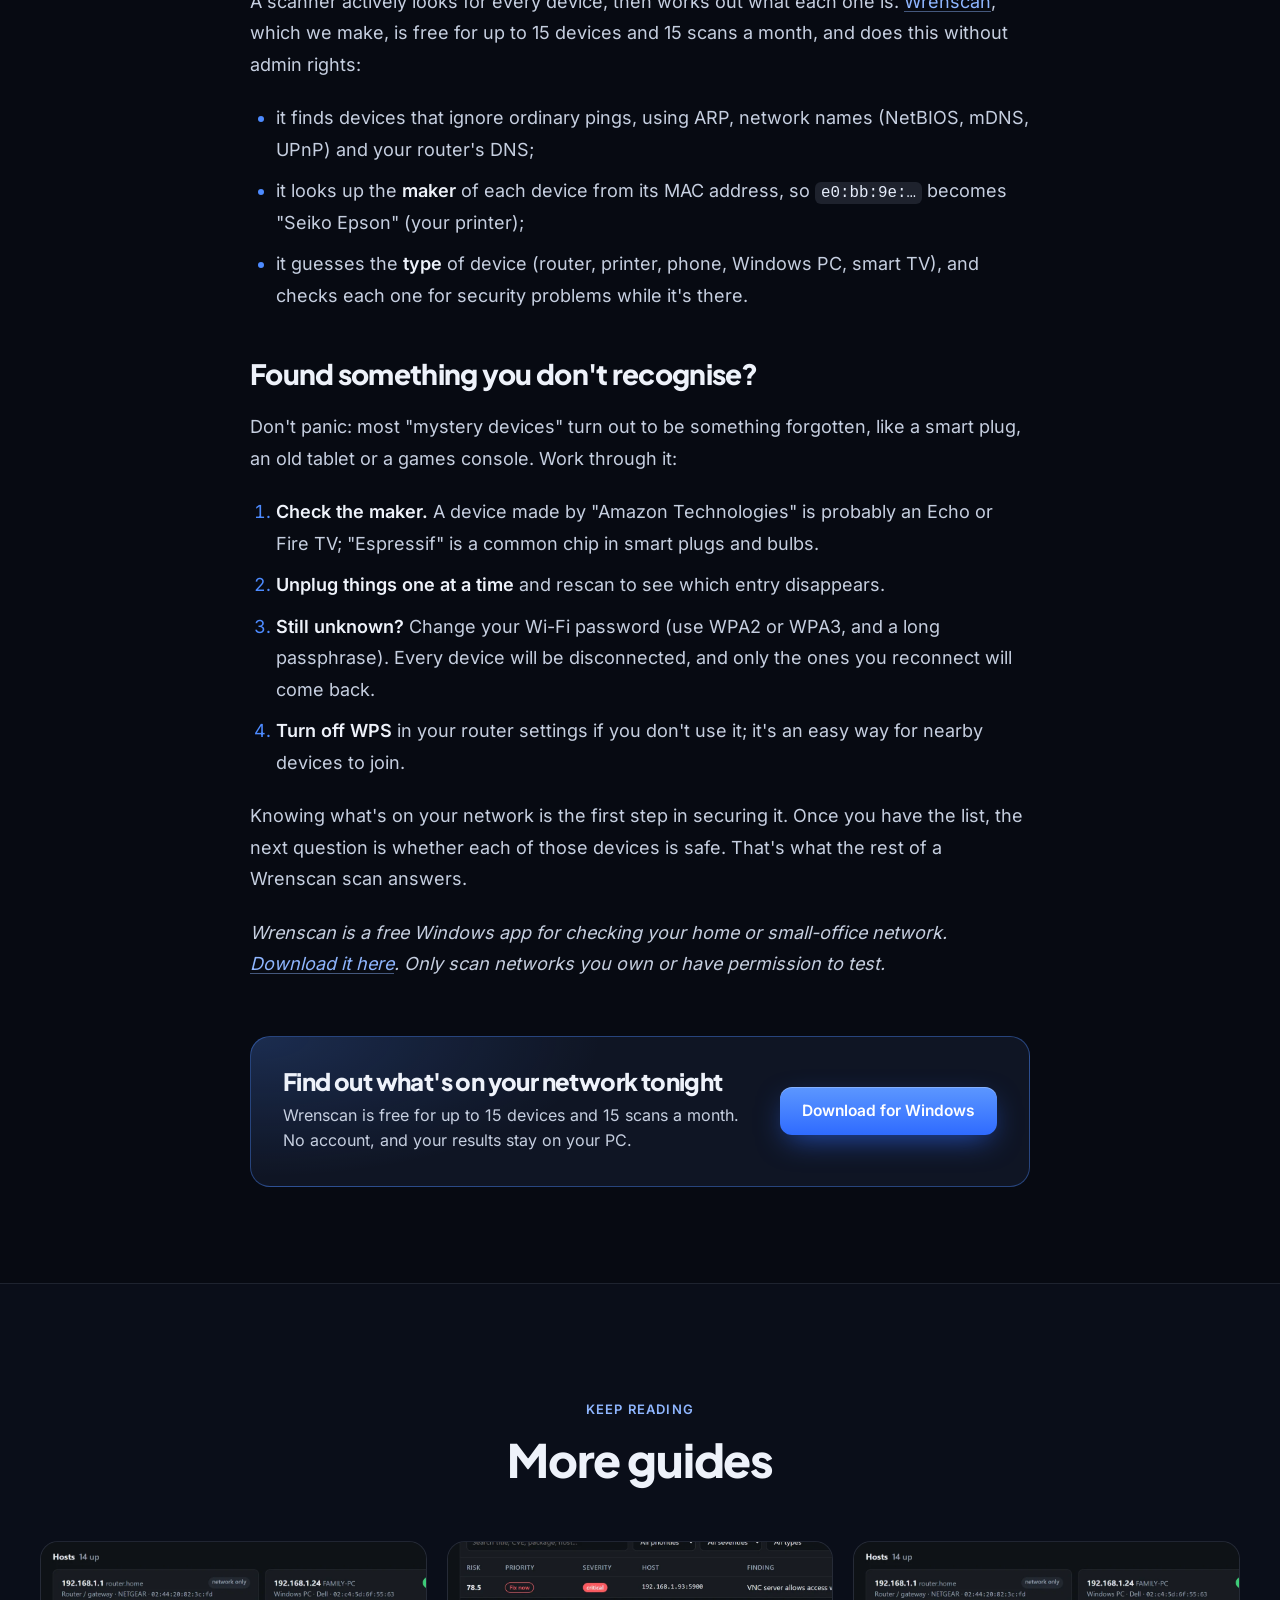
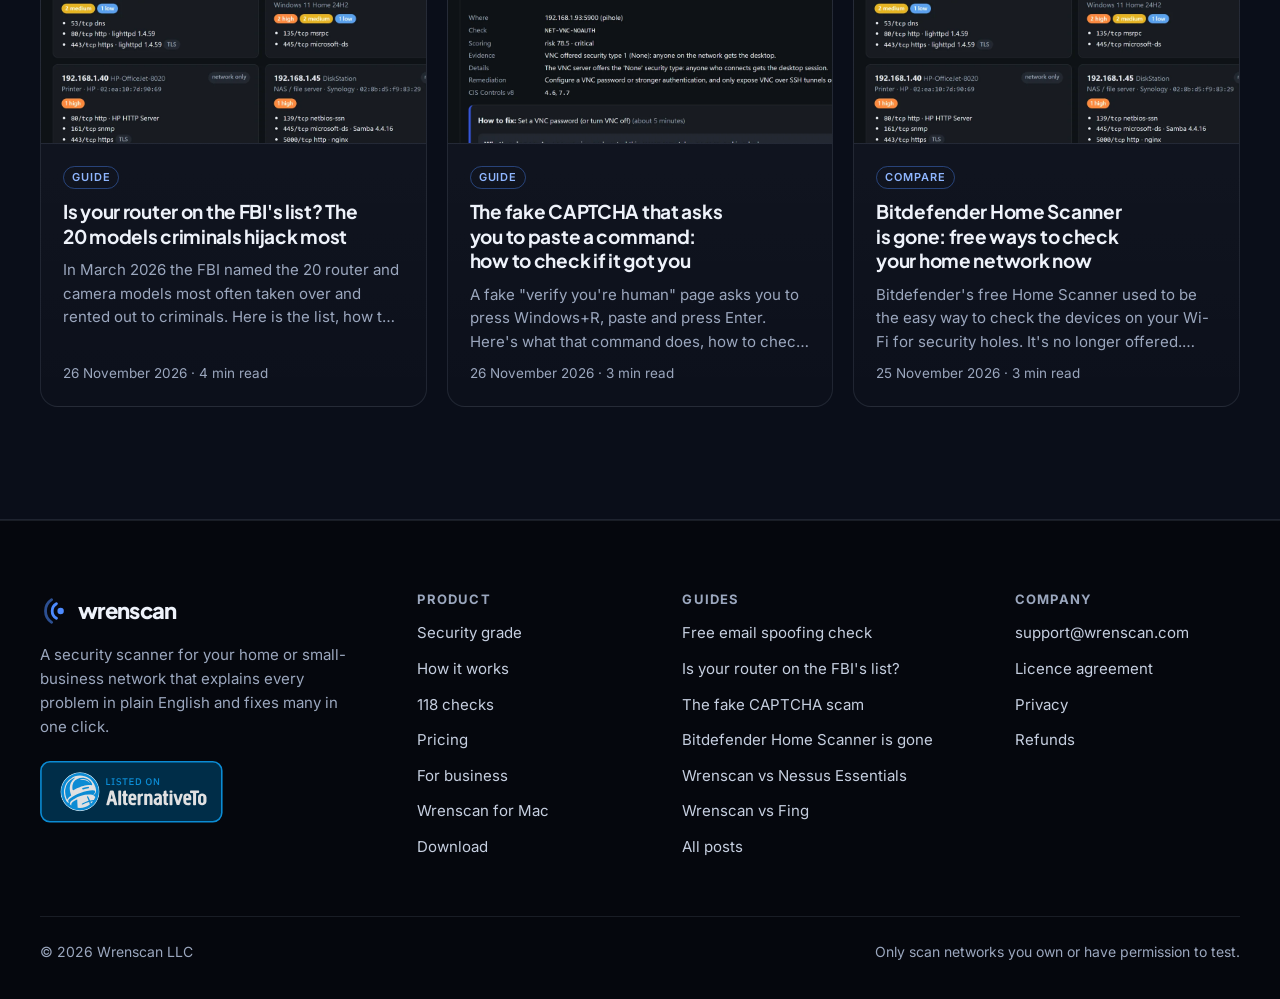
<file: post/see-every-device-on-your-wifi/index.html>
<!doctype html>
<html lang="en">
<head>
<meta charset="utf-8">
<meta name="viewport" content="width=device-width, initial-scale=1">
<title>How to see every device on your home Wi-Fi (and spot the ones that shouldn&#x27;t be there)</title>
<meta name="description" content="Three ways to list every device on your home network, from your router&#x27;s admin page to a free scanner, and what to do when you find one you don&#x27;t recognise.">
<link rel="canonical" href="https://www.wrenscan.com/post/see-every-device-on-your-wifi/">
<meta name="theme-color" content="#070A12">
<link rel="icon" href="/img/icon-512.png">
<meta property="og:type" content="article">
<meta property="og:site_name" content="Wrenscan">
<meta property="og:title" content="How to see every device on your home Wi-Fi (and spot the ones that shouldn&#x27;t be there)">
<meta property="og:description" content="Three ways to list every device on your home network, from your router&#x27;s admin page to a free scanner, and what to do when you find one you don&#x27;t recognise.">
<meta property="og:url" content="https://www.wrenscan.com/post/see-every-device-on-your-wifi/">
<meta property="og:image" content="https://downloads.wrenscan.com/media/wrenscan-grade-card-demo.png">
<meta name="twitter:card" content="summary_large_image">
<meta name="google-site-verification" content="NHtf7_Xchs2q6kfM6JXQihhtO17kkVJVDk80CTowZdQ">
<meta name="msvalidate.01" content="4A16E89AE0FC15107EBB53EFB575E0BF">
<link rel="preload" href="/fonts/inter-latin.woff2" as="font" type="font/woff2" crossorigin>
<link rel="preload" href="/fonts/plus-jakarta-sans-latin.woff2" as="font" type="font/woff2" crossorigin>
<link rel="stylesheet" href="/assets/site.css">
<script type="application/ld+json">{"@context": "https://schema.org", "@type": "BlogPosting", "headline": "How to see every device on your home Wi-Fi (and spot the ones that shouldn't be there)", "description": "Three ways to list every device on your home network, from your router's admin page to a free scanner, and what to do when you find one you don't recognise.", "datePublished": "2026-11-25", "mainEntityOfPage": "https://www.wrenscan.com/post/see-every-device-on-your-wifi/", "image": "https://downloads.wrenscan.com/media/wrenscan-grade-card-demo.png", "author": {"@type": "Organization", "name": "Wrenscan LLC", "url": "https://www.wrenscan.com/", "email": "support@wrenscan.com"}, "publisher": {"@type": "Organization", "name": "Wrenscan LLC", "url": "https://www.wrenscan.com/", "email": "support@wrenscan.com"}}</script>
</head>
<body>
<a class="skip" href="#top">Skip to content</a>
<header class="nav" id="nav">
  <div class="wrap">
    <a class="logo" href="/" aria-label="Wrenscan home"><svg viewBox="0 0 32 32" fill="none" aria-hidden="true"><circle cx="22" cy="16" r="3.4" fill="#4D8BFF"/><path d="M17.5 8.2a9 9 0 0 0 0 15.6" stroke="#4D8BFF" stroke-width="3" stroke-linecap="round"/><path d="M12.4 3.9a14.5 14.5 0 0 0 0 24.2" stroke="#4D8BFF" stroke-width="3" stroke-linecap="round" opacity=".55"/></svg>wrenscan</a>
    <ul class="menu" id="menu">
      <li><button type="button" aria-haspopup="true">Product <svg class="chev" viewBox="0 0 24 24" fill="none" stroke="currentColor" stroke-width="2.4" stroke-linecap="round" stroke-linejoin="round"><path d="m6 9 6 6 6-6"/></svg></button>
        <ul class="drop">
          <li><a href="/#grade"><b>Security grade</b><span>An A to F grade for every scan</span></a></li>
          <li><a href="/#how"><b>How it works</b><span>Find, check, rank, explain, fix</span></a></li>
          <li><a href="/#demo"><b>See it in action</b><span>A 42-second demo and real screens</span></a></li>
          <li><a href="/#checks"><b>118 checks</b><span>Everything Wrenscan looks for</span></a></li>
          <li><a href="/#privacy"><b>Your data</b><span>What stays on your PC</span></a></li>
          <li><a href="https://downloads.wrenscan.com/email-check.html"><b>Free email spoofing check</b><span>SPF and DMARC, in your browser</span></a></li>
        </ul>
      </li>
      <li><a href="/#pricing">Pricing</a></li>
      <li><a href="/mac/">Mac</a></li>
      <li><button type="button" aria-haspopup="true">Blog <svg class="chev" viewBox="0 0 24 24" fill="none" stroke="currentColor" stroke-width="2.4" stroke-linecap="round" stroke-linejoin="round"><path d="m6 9 6 6 6-6"/></svg></button>
        <ul class="drop">
          <li><a href="/post/is-my-router-on-the-fbi-list/"><b>Is your router on the FBI&#x27;s list?</b><span>Guide</span></a></li>
          <li><a href="/post/fake-captcha-paste-command-scam/"><b>The fake CAPTCHA scam</b><span>Guide</span></a></li>
          <li><a href="/post/bitdefender-home-scanner-alternative/"><b>Bitdefender Home Scanner is gone</b><span>Compare</span></a></li>
          <li><a href="/post/wrenscan-vs-nessus-essentials/"><b>Wrenscan vs Nessus Essentials</b><span>Compare</span></a></li>
          <li><a href="/blog/"><b>All posts</b><span>Plain-English security guides</span></a></li>
        </ul>
      </li>
      <li><button type="button" aria-haspopup="true">Help <svg class="chev" viewBox="0 0 24 24" fill="none" stroke="currentColor" stroke-width="2.4" stroke-linecap="round" stroke-linejoin="round"><path d="m6 9 6 6 6-6"/></svg></button>
        <ul class="drop">
          <li><a href="/#faq"><b>Questions and answers</b><span>Price, safety, privacy, Mac</span></a></li>
          <li><a href="https://downloads.wrenscan.com/download.html"><b>Download and install</b><span>Step by step, with the file's fingerprint</span></a></li>
          <li><a href="mailto:support@wrenscan.com"><b>Email support</b><span>support@wrenscan.com</span></a></li>
        </ul>
      </li>
    </ul>
    <div class="nav-right">
      <button class="searchbtn" type="button" id="openSearch" aria-label="Search"><svg viewBox="0 0 24 24" fill="none" stroke="currentColor" stroke-width="2.2" stroke-linecap="round"><circle cx="11" cy="11" r="7"/><path d="m20 20-3.5-3.5"/></svg><span>Search</span><kbd>/</kbd></button>
      <a class="btn btn-primary btn-sm" href="https://downloads.wrenscan.com/download.html">Download</a>
      <button class="burger" type="button" id="burger" aria-label="Menu" aria-expanded="false"><svg viewBox="0 0 24 24" fill="none" stroke="currentColor" stroke-width="2.2" stroke-linecap="round"><path d="M4 7h16M4 12h16M4 17h16"/></svg></button>
    </div>
  </div>
</header>
<main id="top">
<div id="progress"></div>
<article class="post"><div class="wrap narrow"><nav class="crumbs"><a href="/blog/">Blog</a><span>/</span>Guide</nav><h1>How to see every device on your home Wi-Fi (and spot the ones that shouldn&#x27;t be there)</h1><p class="pmeta">25 November 2026 &middot; 3 min read</p><div class="prose">
<p>Most homes now have twenty or more things connected to Wi-Fi: phones, laptops, TVs, speakers, doorbells, thermostats, printers, game consoles, even light bulbs. Few people could name them all. That matters, because every device on your network is something that can be out of date, misconfigured, or not yours at all.</p>
<p>Here are three ways to see everything that's connected, from quickest to most thorough.</p>
<h2 id="1-check-your-router-s-device-list">1. Check your router's device list</h2>
<p>Your router keeps a list of everything it has handed a network address to.</p>
<ol><li>Find your router's address. On Windows, open Command Prompt and run <code>ipconfig</code>; the <strong>Default Gateway</strong> (often <code>192.168.1.1</code> or <code>192.168.0.1</code>) is your router.</li><li>Type that address into your browser and sign in. The password is often on a sticker on the router, or in your internet provider's app.</li><li>Look for a page called <strong>Attached devices</strong>, <strong>Connected devices</strong>, <strong>Client list</strong> or <strong>DHCP clients</strong>.</li></ol>
<p><strong>The catch:</strong> routers often show only a name and a MAC address, and many phones now use a <em>private</em> (randomised) address, so you'll see entries like <code>android-3f9a…</code> or no name at all. Devices with fixed addresses may not appear at all.</p>
<h2 id="2-ask-your-pc-what-it-has-seen">2. Ask your PC what it has seen</h2>
<p>Windows remembers the devices it has talked to recently. In Command Prompt, run:</p>
<div class="code"><div class="codebar"><span>Command Prompt</span></div><pre><code>arp -a</code></pre></div>
<p>You'll get a list of IP addresses and MAC addresses on your network. It's quick, but it only shows devices your PC has recently exchanged traffic with, and it doesn't tell you what any of them are.</p>
<h2 id="3-use-a-network-scanner">3. Use a network scanner</h2>
<p>A scanner actively looks for every device, then works out what each one is. <a href="https://wrenscan.com">Wrenscan</a>, which we make, is free for up to 15 devices and 15 scans a month, and does this without admin rights:</p>
<ul><li>it finds devices that ignore ordinary pings, using ARP, network names (NetBIOS, mDNS, UPnP) and your router's DNS;</li><li>it looks up the <strong>maker</strong> of each device from its MAC address, so <code>e0:bb:9e:…</code> becomes "Seiko Epson" (your printer);</li><li>it guesses the <strong>type</strong> of device (router, printer, phone, Windows PC, smart TV), and checks each one for security problems while it's there.</li></ul>
<h2 id="found-something-you-don-t-recognise">Found something you don't recognise?</h2>
<p>Don't panic: most "mystery devices" turn out to be something forgotten, like a smart plug, an old tablet or a games console. Work through it:</p>
<ol><li><strong>Check the maker.</strong> A device made by "Amazon Technologies" is probably an Echo or Fire TV; "Espressif" is a common chip in smart plugs and bulbs.</li><li><strong>Unplug things one at a time</strong> and rescan to see which entry disappears.</li><li><strong>Still unknown?</strong> Change your Wi-Fi password (use WPA2 or WPA3, and a long passphrase). Every device will be disconnected, and only the ones you reconnect will come back.</li><li><strong>Turn off WPS</strong> in your router settings if you don't use it; it's an easy way for nearby devices to join.</li></ol>
<p>Knowing what's on your network is the first step in securing it. Once you have the list, the next question is whether each of those devices is safe. That's what the rest of a Wrenscan scan answers.</p>
<p><em>Wrenscan is a free Windows app for checking your home or small-office network. <a href="https://downloads.wrenscan.com/download.html">Download it here</a>. Only scan networks you own or have permission to test.</em></p>
</div>
<aside class="postcta">
  <div><h2>Find out what's on your network tonight</h2><p>Wrenscan is free for up to 15 devices and 15 scans a month. No account, and your results stay on your PC.</p></div>
  <a class="btn btn-primary" href="https://downloads.wrenscan.com/download.html">Download for Windows</a>
</aside>
</div></article>
<section class="sec alt"><div class="wrap"><div class="head"><span class="eyebrow">Keep reading</span><h2>More guides</h2></div><div class="posts"><a class="pcard rv" href="/post/is-my-router-on-the-fbi-list/"><span class="pimg"><img src="/img/devices.webp" alt="" loading="lazy"></span><span class="pbody"><span class="k">Guide</span><h3>Is your router on the FBI&#x27;s list? The 20 models criminals hijack most</h3><p>In March 2026 the FBI named the 20 router and camera models most often taken over and rented out to criminals. Here is the list, how to find your own model, and what to do if it&#x27;s on there.</p><span class="pmeta">26 November 2026 &middot; 4 min read</span></span></a><a class="pcard rv" href="/post/fake-captcha-paste-command-scam/"><span class="pimg"><img src="/img/explained.webp" alt="" loading="lazy"></span><span class="pbody"><span class="k">Guide</span><h3>The fake CAPTCHA that asks you to paste a command: how to check if it got you</h3><p>A fake &quot;verify you&#x27;re human&quot; page asks you to press Windows+R, paste and press Enter. Here&#x27;s what that command does, how to check your PC for traces of it in two minutes, and what to do if you find one.</p><span class="pmeta">26 November 2026 &middot; 3 min read</span></span></a><a class="pcard rv" href="/post/bitdefender-home-scanner-alternative/"><span class="pimg"><img src="/img/devices.webp" alt="" loading="lazy"></span><span class="pbody"><span class="k">Compare</span><h3>Bitdefender Home Scanner is gone: free ways to check your home network now</h3><p>Bitdefender&#x27;s free Home Scanner used to be the easy way to check the devices on your Wi-Fi for security holes. It&#x27;s no longer offered. Here are the free options that still exist, and what each one is good for.</p><span class="pmeta">25 November 2026 &middot; 3 min read</span></span></a></div></div></section>
</main>

<footer>
  <div class="wrap">
    <div class="fgrid">
      <div><a class="logo" href="/"><svg viewBox="0 0 32 32" fill="none" aria-hidden="true"><circle cx="22" cy="16" r="3.4" fill="#4D8BFF"/><path d="M17.5 8.2a9 9 0 0 0 0 15.6" stroke="#4D8BFF" stroke-width="3" stroke-linecap="round"/><path d="M12.4 3.9a14.5 14.5 0 0 0 0 24.2" stroke="#4D8BFF" stroke-width="3" stroke-linecap="round" opacity=".55"/></svg>wrenscan</a><p class="blurb">A security scanner for your home or small-business network that explains every problem in plain English and fixes many in one click.</p><a class="altto" href="https://alternativeto.net/software/wrenscan/about/?utm_source=badge&amp;utm_medium=referral" target="_blank" rel="noopener"><img src="/img/alternativeto-badge.svg" alt="Wrenscan is listed on AlternativeTo" width="183" height="62" loading="lazy"></a></div>
      <div><h4>Product</h4><ul><li><a href="/#grade">Security grade</a></li><li><a href="/#how">How it works</a></li><li><a href="/#checks">118 checks</a></li><li><a href="/#pricing">Pricing</a></li><li><a href="/business/">For business</a></li><li><a href="/mac/">Wrenscan for Mac</a></li><li><a href="https://downloads.wrenscan.com/download.html">Download</a></li></ul></div>
      <div><h4>Guides</h4><ul><li><a href="https://downloads.wrenscan.com/email-check.html">Free email spoofing check</a></li><li><a href="/post/is-my-router-on-the-fbi-list/">Is your router on the FBI&#x27;s list?</a></li><li><a href="/post/fake-captcha-paste-command-scam/">The fake CAPTCHA scam</a></li><li><a href="/post/bitdefender-home-scanner-alternative/">Bitdefender Home Scanner is gone</a></li><li><a href="/post/wrenscan-vs-nessus-essentials/">Wrenscan vs Nessus Essentials</a></li><li><a href="/post/wrenscan-vs-fing/">Wrenscan vs Fing</a></li><li><a href="/blog/">All posts</a></li></ul></div>
      <div><h4>Company</h4><ul><li><a href="mailto:support@wrenscan.com">support@wrenscan.com</a></li><li><a href="https://downloads.wrenscan.com/eula.html">Licence agreement</a></li><li><a href="https://downloads.wrenscan.com/privacy.html">Privacy</a></li><li><a href="https://downloads.wrenscan.com/refund-policy.html">Refunds</a></li></ul></div>
    </div>
    <div class="legal"><span>&copy; 2026 Wrenscan LLC</span><span>Only scan networks you own or have permission to test.</span></div>
  </div>
</footer>

<div class="sx" id="sx" role="dialog" aria-modal="true" aria-label="Search Wrenscan">
  <div class="sbox">
    <div class="sin"><svg viewBox="0 0 24 24" fill="none" stroke="currentColor" stroke-width="2.2" stroke-linecap="round"><circle cx="11" cy="11" r="7"/><path d="m20 20-3.5-3.5"/></svg><input id="sq" type="search" placeholder="Search: router, pricing, Mac, ransomware..." autocomplete="off" aria-controls="sres"><kbd>Esc</kbd></div>
    <div class="sres" id="sres" role="listbox"></div>
  </div>
</div>
<script src="/assets/site.js" defer></script>
<script type='module' src='https://static.cloudflareinsights.com/beacon.min.js' data-cf-beacon='{"token": "1a9c2e21548d4f2fa8f3752619f458ed"}'></script>
</body>
</html>
</file>
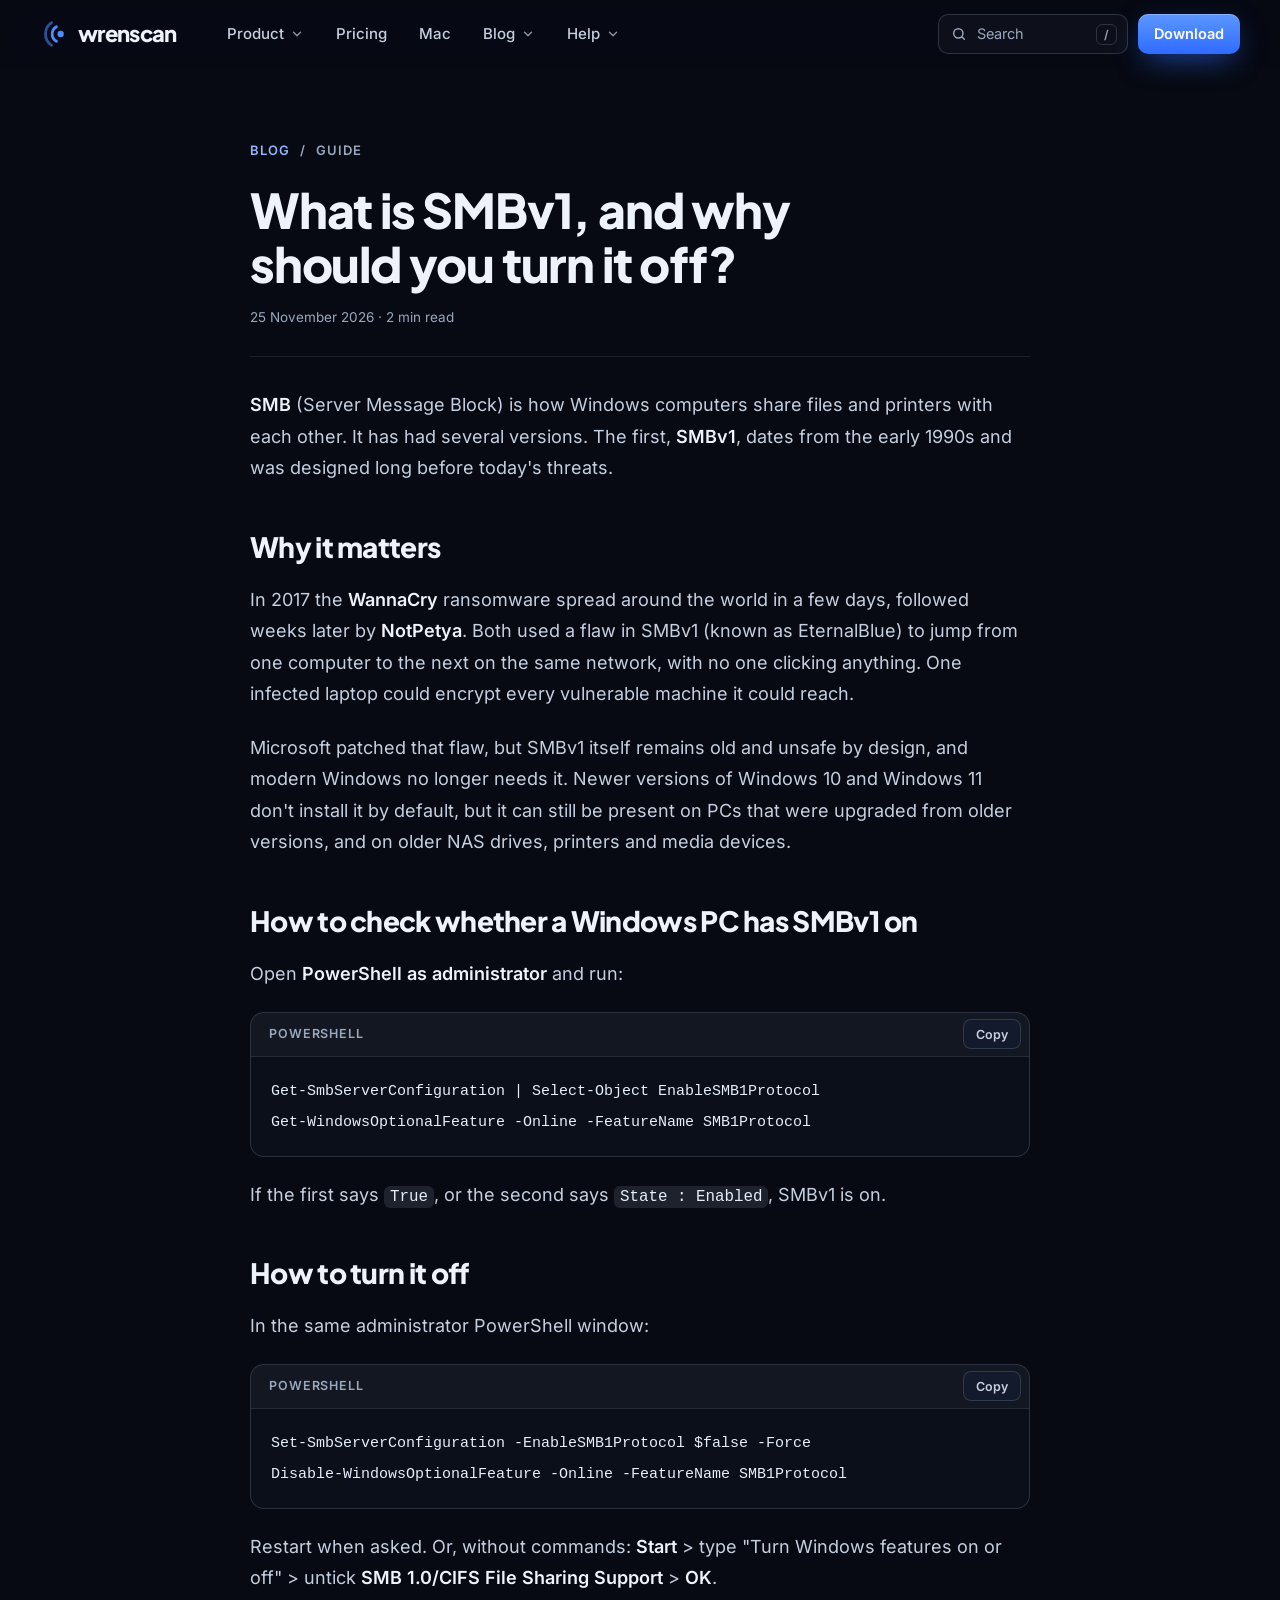
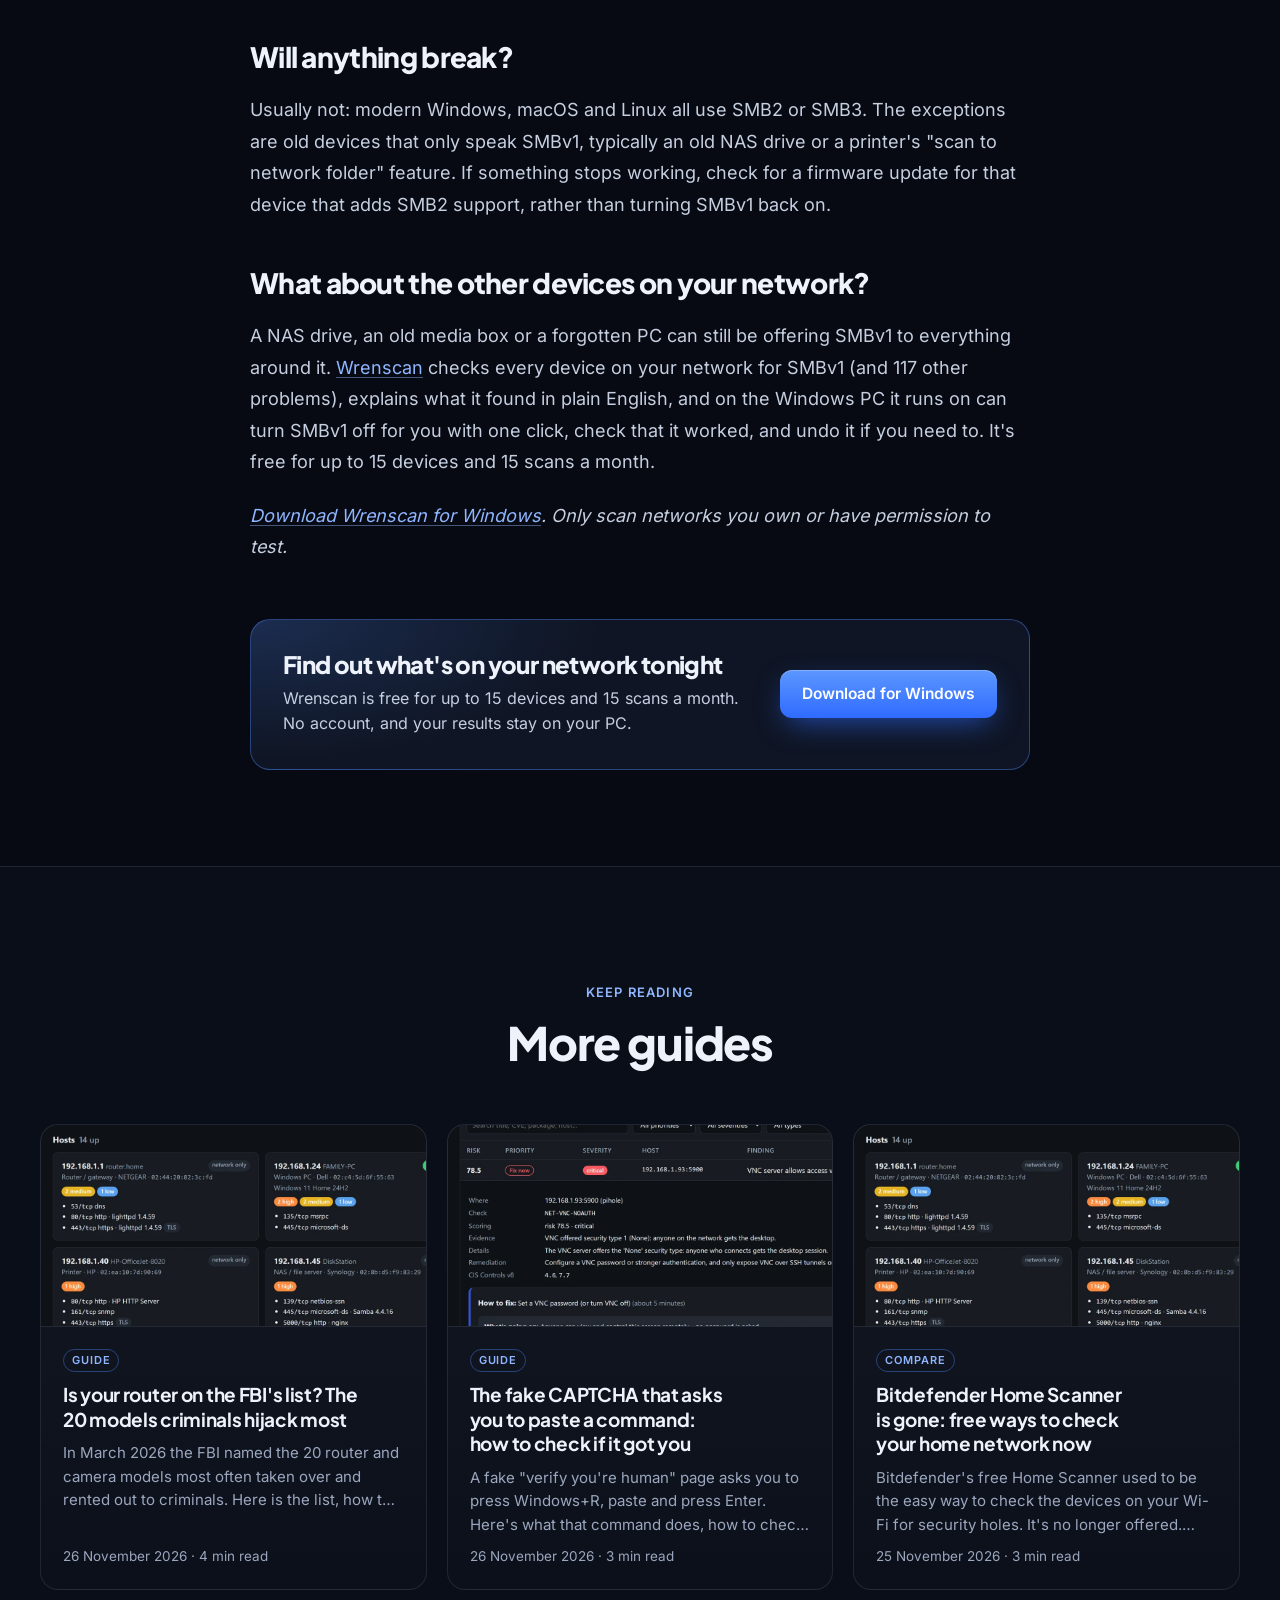
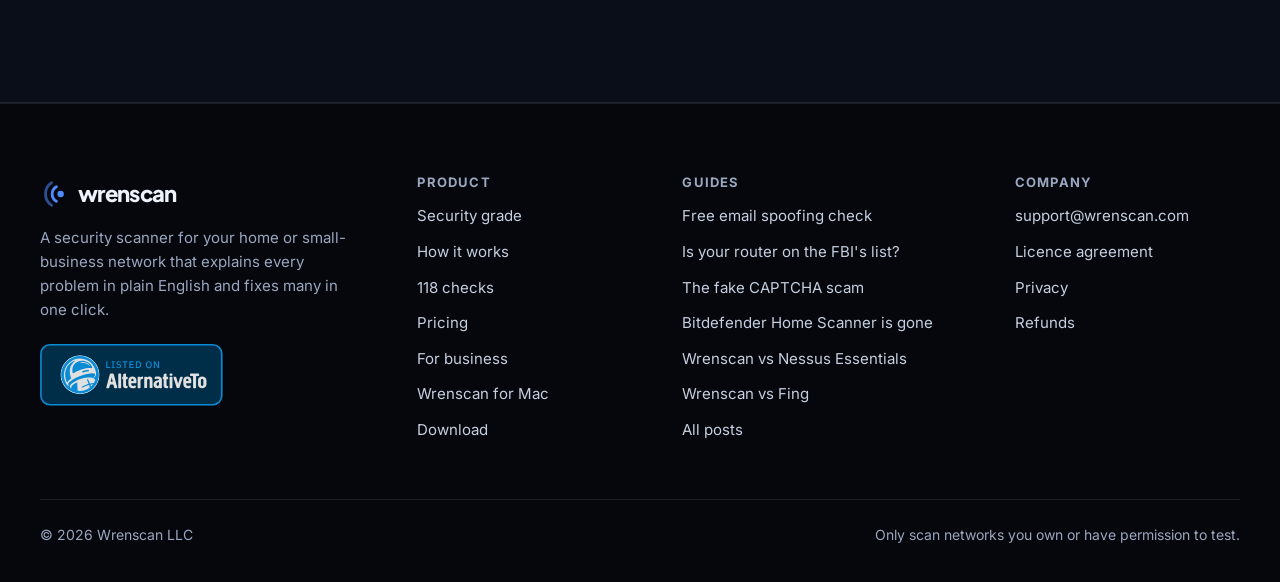
<file: post/what-is-smbv1/index.html>
<!doctype html>
<html lang="en">
<head>
<meta charset="utf-8">
<meta name="viewport" content="width=device-width, initial-scale=1">
<title>What is SMBv1, and why should you turn it off?</title>
<meta name="description" content="SMBv1 is the 30-year-old file-sharing protocol that let the WannaCry ransomware spread across networks. Here&#x27;s how to check for it and turn it off.">
<link rel="canonical" href="https://www.wrenscan.com/post/what-is-smbv1/">
<meta name="theme-color" content="#070A12">
<link rel="icon" href="/img/icon-512.png">
<meta property="og:type" content="article">
<meta property="og:site_name" content="Wrenscan">
<meta property="og:title" content="What is SMBv1, and why should you turn it off?">
<meta property="og:description" content="SMBv1 is the 30-year-old file-sharing protocol that let the WannaCry ransomware spread across networks. Here&#x27;s how to check for it and turn it off.">
<meta property="og:url" content="https://www.wrenscan.com/post/what-is-smbv1/">
<meta property="og:image" content="https://downloads.wrenscan.com/media/wrenscan-grade-card-demo.png">
<meta name="twitter:card" content="summary_large_image">
<meta name="google-site-verification" content="NHtf7_Xchs2q6kfM6JXQihhtO17kkVJVDk80CTowZdQ">
<meta name="msvalidate.01" content="4A16E89AE0FC15107EBB53EFB575E0BF">
<link rel="preload" href="/fonts/inter-latin.woff2" as="font" type="font/woff2" crossorigin>
<link rel="preload" href="/fonts/plus-jakarta-sans-latin.woff2" as="font" type="font/woff2" crossorigin>
<link rel="stylesheet" href="/assets/site.css">
<script type="application/ld+json">{"@context": "https://schema.org", "@type": "BlogPosting", "headline": "What is SMBv1, and why should you turn it off?", "description": "SMBv1 is the 30-year-old file-sharing protocol that let the WannaCry ransomware spread across networks. Here's how to check for it and turn it off.", "datePublished": "2026-11-25", "mainEntityOfPage": "https://www.wrenscan.com/post/what-is-smbv1/", "image": "https://downloads.wrenscan.com/media/wrenscan-grade-card-demo.png", "author": {"@type": "Organization", "name": "Wrenscan LLC", "url": "https://www.wrenscan.com/", "email": "support@wrenscan.com"}, "publisher": {"@type": "Organization", "name": "Wrenscan LLC", "url": "https://www.wrenscan.com/", "email": "support@wrenscan.com"}}</script>
</head>
<body>
<a class="skip" href="#top">Skip to content</a>
<header class="nav" id="nav">
  <div class="wrap">
    <a class="logo" href="/" aria-label="Wrenscan home"><svg viewBox="0 0 32 32" fill="none" aria-hidden="true"><circle cx="22" cy="16" r="3.4" fill="#4D8BFF"/><path d="M17.5 8.2a9 9 0 0 0 0 15.6" stroke="#4D8BFF" stroke-width="3" stroke-linecap="round"/><path d="M12.4 3.9a14.5 14.5 0 0 0 0 24.2" stroke="#4D8BFF" stroke-width="3" stroke-linecap="round" opacity=".55"/></svg>wrenscan</a>
    <ul class="menu" id="menu">
      <li><button type="button" aria-haspopup="true">Product <svg class="chev" viewBox="0 0 24 24" fill="none" stroke="currentColor" stroke-width="2.4" stroke-linecap="round" stroke-linejoin="round"><path d="m6 9 6 6 6-6"/></svg></button>
        <ul class="drop">
          <li><a href="/#grade"><b>Security grade</b><span>An A to F grade for every scan</span></a></li>
          <li><a href="/#how"><b>How it works</b><span>Find, check, rank, explain, fix</span></a></li>
          <li><a href="/#demo"><b>See it in action</b><span>A 42-second demo and real screens</span></a></li>
          <li><a href="/#checks"><b>118 checks</b><span>Everything Wrenscan looks for</span></a></li>
          <li><a href="/#privacy"><b>Your data</b><span>What stays on your PC</span></a></li>
          <li><a href="https://downloads.wrenscan.com/email-check.html"><b>Free email spoofing check</b><span>SPF and DMARC, in your browser</span></a></li>
        </ul>
      </li>
      <li><a href="/#pricing">Pricing</a></li>
      <li><a href="/mac/">Mac</a></li>
      <li><button type="button" aria-haspopup="true">Blog <svg class="chev" viewBox="0 0 24 24" fill="none" stroke="currentColor" stroke-width="2.4" stroke-linecap="round" stroke-linejoin="round"><path d="m6 9 6 6 6-6"/></svg></button>
        <ul class="drop">
          <li><a href="/post/is-my-router-on-the-fbi-list/"><b>Is your router on the FBI&#x27;s list?</b><span>Guide</span></a></li>
          <li><a href="/post/fake-captcha-paste-command-scam/"><b>The fake CAPTCHA scam</b><span>Guide</span></a></li>
          <li><a href="/post/bitdefender-home-scanner-alternative/"><b>Bitdefender Home Scanner is gone</b><span>Compare</span></a></li>
          <li><a href="/post/wrenscan-vs-nessus-essentials/"><b>Wrenscan vs Nessus Essentials</b><span>Compare</span></a></li>
          <li><a href="/blog/"><b>All posts</b><span>Plain-English security guides</span></a></li>
        </ul>
      </li>
      <li><button type="button" aria-haspopup="true">Help <svg class="chev" viewBox="0 0 24 24" fill="none" stroke="currentColor" stroke-width="2.4" stroke-linecap="round" stroke-linejoin="round"><path d="m6 9 6 6 6-6"/></svg></button>
        <ul class="drop">
          <li><a href="/#faq"><b>Questions and answers</b><span>Price, safety, privacy, Mac</span></a></li>
          <li><a href="https://downloads.wrenscan.com/download.html"><b>Download and install</b><span>Step by step, with the file's fingerprint</span></a></li>
          <li><a href="mailto:support@wrenscan.com"><b>Email support</b><span>support@wrenscan.com</span></a></li>
        </ul>
      </li>
    </ul>
    <div class="nav-right">
      <button class="searchbtn" type="button" id="openSearch" aria-label="Search"><svg viewBox="0 0 24 24" fill="none" stroke="currentColor" stroke-width="2.2" stroke-linecap="round"><circle cx="11" cy="11" r="7"/><path d="m20 20-3.5-3.5"/></svg><span>Search</span><kbd>/</kbd></button>
      <a class="btn btn-primary btn-sm" href="https://downloads.wrenscan.com/download.html">Download</a>
      <button class="burger" type="button" id="burger" aria-label="Menu" aria-expanded="false"><svg viewBox="0 0 24 24" fill="none" stroke="currentColor" stroke-width="2.2" stroke-linecap="round"><path d="M4 7h16M4 12h16M4 17h16"/></svg></button>
    </div>
  </div>
</header>
<main id="top">
<div id="progress"></div>
<article class="post"><div class="wrap narrow"><nav class="crumbs"><a href="/blog/">Blog</a><span>/</span>Guide</nav><h1>What is SMBv1, and why should you turn it off?</h1><p class="pmeta">25 November 2026 &middot; 2 min read</p><div class="prose">
<p><strong>SMB</strong> (Server Message Block) is how Windows computers share files and printers with each other. It has had several versions. The first, <strong>SMBv1</strong>, dates from the early 1990s and was designed long before today's threats.</p>
<h2 id="why-it-matters">Why it matters</h2>
<p>In 2017 the <strong>WannaCry</strong> ransomware spread around the world in a few days, followed weeks later by <strong>NotPetya</strong>. Both used a flaw in SMBv1 (known as EternalBlue) to jump from one computer to the next on the same network, with no one clicking anything. One infected laptop could encrypt every vulnerable machine it could reach.</p>
<p>Microsoft patched that flaw, but SMBv1 itself remains old and unsafe by design, and modern Windows no longer needs it. Newer versions of Windows 10 and Windows 11 don't install it by default, but it can still be present on PCs that were upgraded from older versions, and on older NAS drives, printers and media devices.</p>
<h2 id="how-to-check-whether-a-windows-pc-has-smbv1-on">How to check whether a Windows PC has SMBv1 on</h2>
<p>Open <strong>PowerShell as administrator</strong> and run:</p>
<div class="code"><div class="codebar"><span>PowerShell</span></div><pre><code>Get-SmbServerConfiguration | Select-Object EnableSMB1Protocol
Get-WindowsOptionalFeature -Online -FeatureName SMB1Protocol</code></pre></div>
<p>If the first says <code>True</code>, or the second says <code>State : Enabled</code>, SMBv1 is on.</p>
<h2 id="how-to-turn-it-off">How to turn it off</h2>
<p>In the same administrator PowerShell window:</p>
<div class="code"><div class="codebar"><span>PowerShell</span></div><pre><code>Set-SmbServerConfiguration -EnableSMB1Protocol $false -Force
Disable-WindowsOptionalFeature -Online -FeatureName SMB1Protocol</code></pre></div>
<p>Restart when asked. Or, without commands: <strong>Start</strong> &gt; type "Turn Windows features on or off" &gt; untick <strong>SMB 1.0/CIFS File Sharing Support</strong> &gt; <strong>OK</strong>.</p>
<h2 id="will-anything-break">Will anything break?</h2>
<p>Usually not: modern Windows, macOS and Linux all use SMB2 or SMB3. The exceptions are old devices that only speak SMBv1, typically an old NAS drive or a printer's "scan to network folder" feature. If something stops working, check for a firmware update for that device that adds SMB2 support, rather than turning SMBv1 back on.</p>
<h2 id="what-about-the-other-devices-on-your-network">What about the other devices on your network?</h2>
<p>A NAS drive, an old media box or a forgotten PC can still be offering SMBv1 to everything around it. <a href="https://wrenscan.com">Wrenscan</a> checks every device on your network for SMBv1 (and 117 other problems), explains what it found in plain English, and on the Windows PC it runs on can turn SMBv1 off for you with one click, check that it worked, and undo it if you need to. It's free for up to 15 devices and 15 scans a month.</p>
<p><em><a href="https://downloads.wrenscan.com/download.html">Download Wrenscan for Windows</a>. Only scan networks you own or have permission to test.</em></p>
</div>
<aside class="postcta">
  <div><h2>Find out what's on your network tonight</h2><p>Wrenscan is free for up to 15 devices and 15 scans a month. No account, and your results stay on your PC.</p></div>
  <a class="btn btn-primary" href="https://downloads.wrenscan.com/download.html">Download for Windows</a>
</aside>
</div></article>
<section class="sec alt"><div class="wrap"><div class="head"><span class="eyebrow">Keep reading</span><h2>More guides</h2></div><div class="posts"><a class="pcard rv" href="/post/is-my-router-on-the-fbi-list/"><span class="pimg"><img src="/img/devices.webp" alt="" loading="lazy"></span><span class="pbody"><span class="k">Guide</span><h3>Is your router on the FBI&#x27;s list? The 20 models criminals hijack most</h3><p>In March 2026 the FBI named the 20 router and camera models most often taken over and rented out to criminals. Here is the list, how to find your own model, and what to do if it&#x27;s on there.</p><span class="pmeta">26 November 2026 &middot; 4 min read</span></span></a><a class="pcard rv" href="/post/fake-captcha-paste-command-scam/"><span class="pimg"><img src="/img/explained.webp" alt="" loading="lazy"></span><span class="pbody"><span class="k">Guide</span><h3>The fake CAPTCHA that asks you to paste a command: how to check if it got you</h3><p>A fake &quot;verify you&#x27;re human&quot; page asks you to press Windows+R, paste and press Enter. Here&#x27;s what that command does, how to check your PC for traces of it in two minutes, and what to do if you find one.</p><span class="pmeta">26 November 2026 &middot; 3 min read</span></span></a><a class="pcard rv" href="/post/bitdefender-home-scanner-alternative/"><span class="pimg"><img src="/img/devices.webp" alt="" loading="lazy"></span><span class="pbody"><span class="k">Compare</span><h3>Bitdefender Home Scanner is gone: free ways to check your home network now</h3><p>Bitdefender&#x27;s free Home Scanner used to be the easy way to check the devices on your Wi-Fi for security holes. It&#x27;s no longer offered. Here are the free options that still exist, and what each one is good for.</p><span class="pmeta">25 November 2026 &middot; 3 min read</span></span></a></div></div></section>
</main>

<footer>
  <div class="wrap">
    <div class="fgrid">
      <div><a class="logo" href="/"><svg viewBox="0 0 32 32" fill="none" aria-hidden="true"><circle cx="22" cy="16" r="3.4" fill="#4D8BFF"/><path d="M17.5 8.2a9 9 0 0 0 0 15.6" stroke="#4D8BFF" stroke-width="3" stroke-linecap="round"/><path d="M12.4 3.9a14.5 14.5 0 0 0 0 24.2" stroke="#4D8BFF" stroke-width="3" stroke-linecap="round" opacity=".55"/></svg>wrenscan</a><p class="blurb">A security scanner for your home or small-business network that explains every problem in plain English and fixes many in one click.</p><a class="altto" href="https://alternativeto.net/software/wrenscan/about/?utm_source=badge&amp;utm_medium=referral" target="_blank" rel="noopener"><img src="/img/alternativeto-badge.svg" alt="Wrenscan is listed on AlternativeTo" width="183" height="62" loading="lazy"></a></div>
      <div><h4>Product</h4><ul><li><a href="/#grade">Security grade</a></li><li><a href="/#how">How it works</a></li><li><a href="/#checks">118 checks</a></li><li><a href="/#pricing">Pricing</a></li><li><a href="/business/">For business</a></li><li><a href="/mac/">Wrenscan for Mac</a></li><li><a href="https://downloads.wrenscan.com/download.html">Download</a></li></ul></div>
      <div><h4>Guides</h4><ul><li><a href="https://downloads.wrenscan.com/email-check.html">Free email spoofing check</a></li><li><a href="/post/is-my-router-on-the-fbi-list/">Is your router on the FBI&#x27;s list?</a></li><li><a href="/post/fake-captcha-paste-command-scam/">The fake CAPTCHA scam</a></li><li><a href="/post/bitdefender-home-scanner-alternative/">Bitdefender Home Scanner is gone</a></li><li><a href="/post/wrenscan-vs-nessus-essentials/">Wrenscan vs Nessus Essentials</a></li><li><a href="/post/wrenscan-vs-fing/">Wrenscan vs Fing</a></li><li><a href="/blog/">All posts</a></li></ul></div>
      <div><h4>Company</h4><ul><li><a href="mailto:support@wrenscan.com">support@wrenscan.com</a></li><li><a href="https://downloads.wrenscan.com/eula.html">Licence agreement</a></li><li><a href="https://downloads.wrenscan.com/privacy.html">Privacy</a></li><li><a href="https://downloads.wrenscan.com/refund-policy.html">Refunds</a></li></ul></div>
    </div>
    <div class="legal"><span>&copy; 2026 Wrenscan LLC</span><span>Only scan networks you own or have permission to test.</span></div>
  </div>
</footer>

<div class="sx" id="sx" role="dialog" aria-modal="true" aria-label="Search Wrenscan">
  <div class="sbox">
    <div class="sin"><svg viewBox="0 0 24 24" fill="none" stroke="currentColor" stroke-width="2.2" stroke-linecap="round"><circle cx="11" cy="11" r="7"/><path d="m20 20-3.5-3.5"/></svg><input id="sq" type="search" placeholder="Search: router, pricing, Mac, ransomware..." autocomplete="off" aria-controls="sres"><kbd>Esc</kbd></div>
    <div class="sres" id="sres" role="listbox"></div>
  </div>
</div>
<script src="/assets/site.js" defer></script>
<script type='module' src='https://static.cloudflareinsights.com/beacon.min.js' data-cf-beacon='{"token": "1a9c2e21548d4f2fa8f3752619f458ed"}'></script>
</body>
</html>
</file>
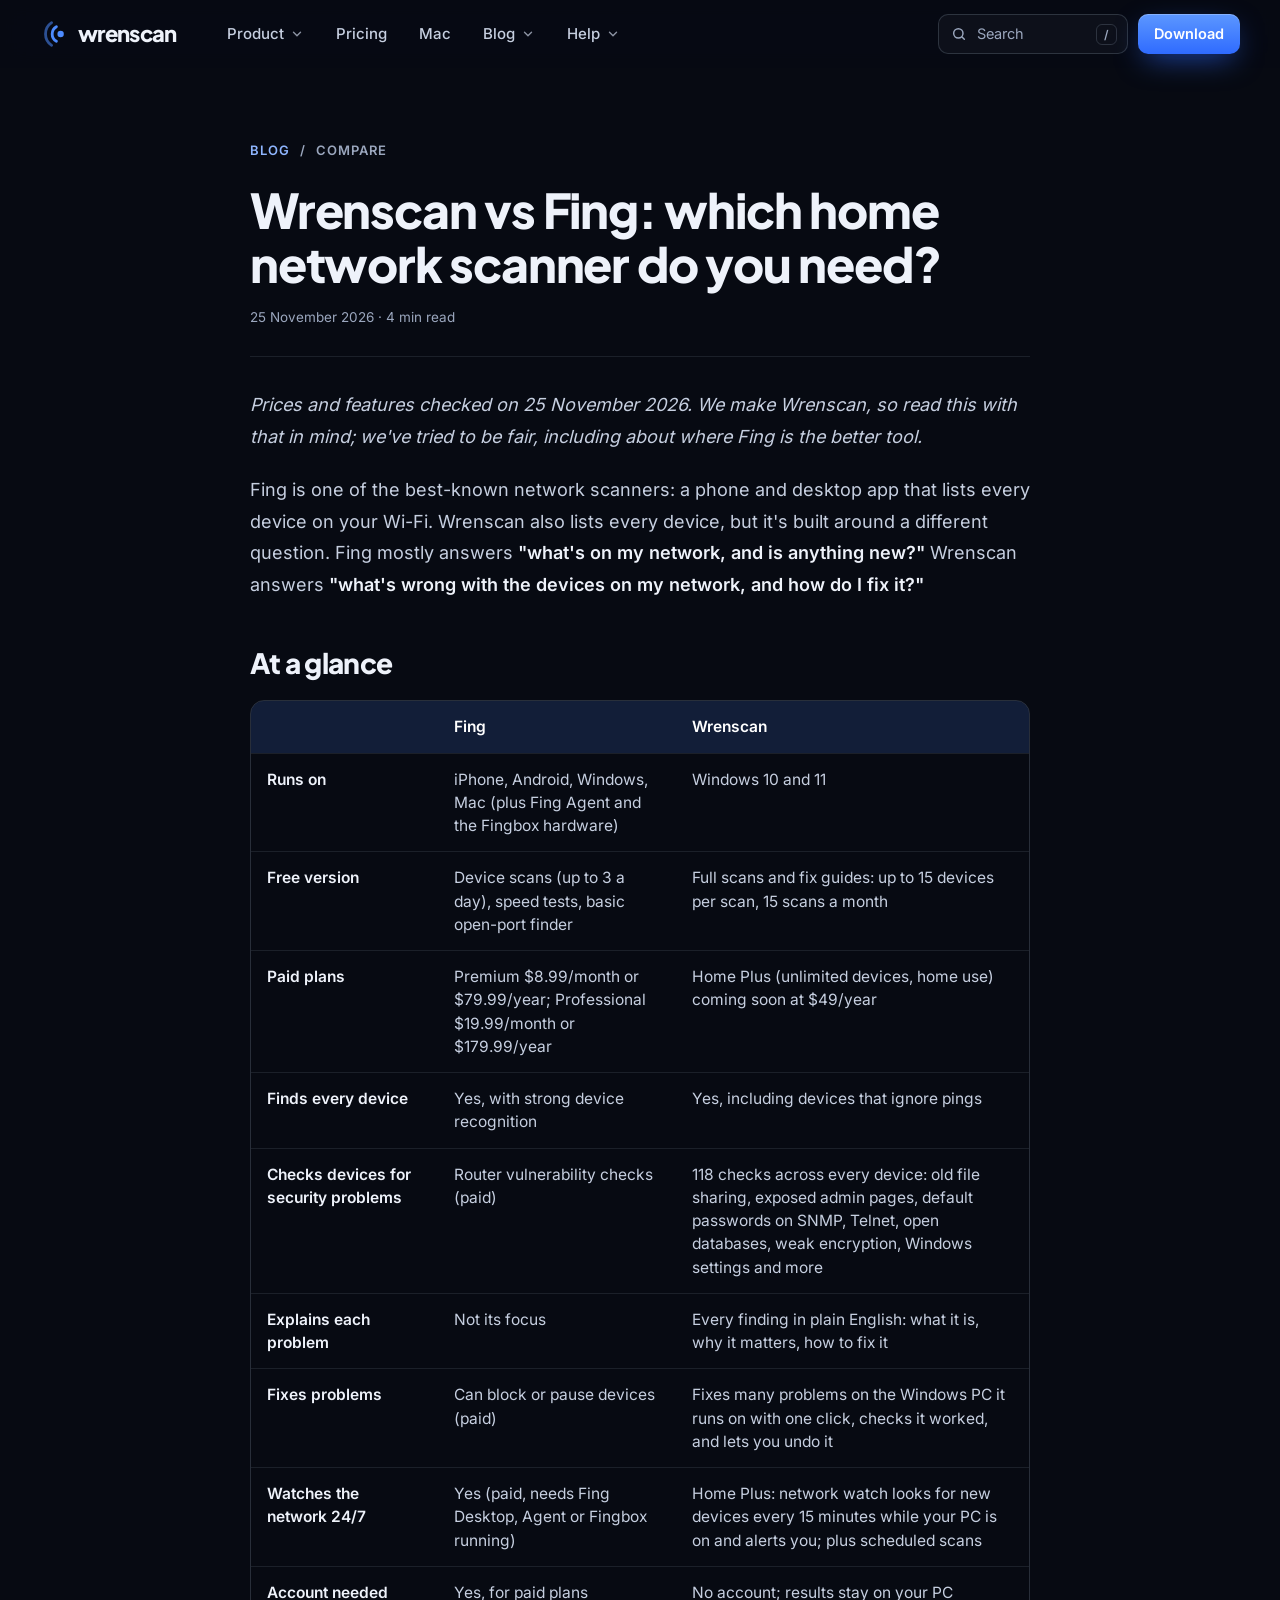
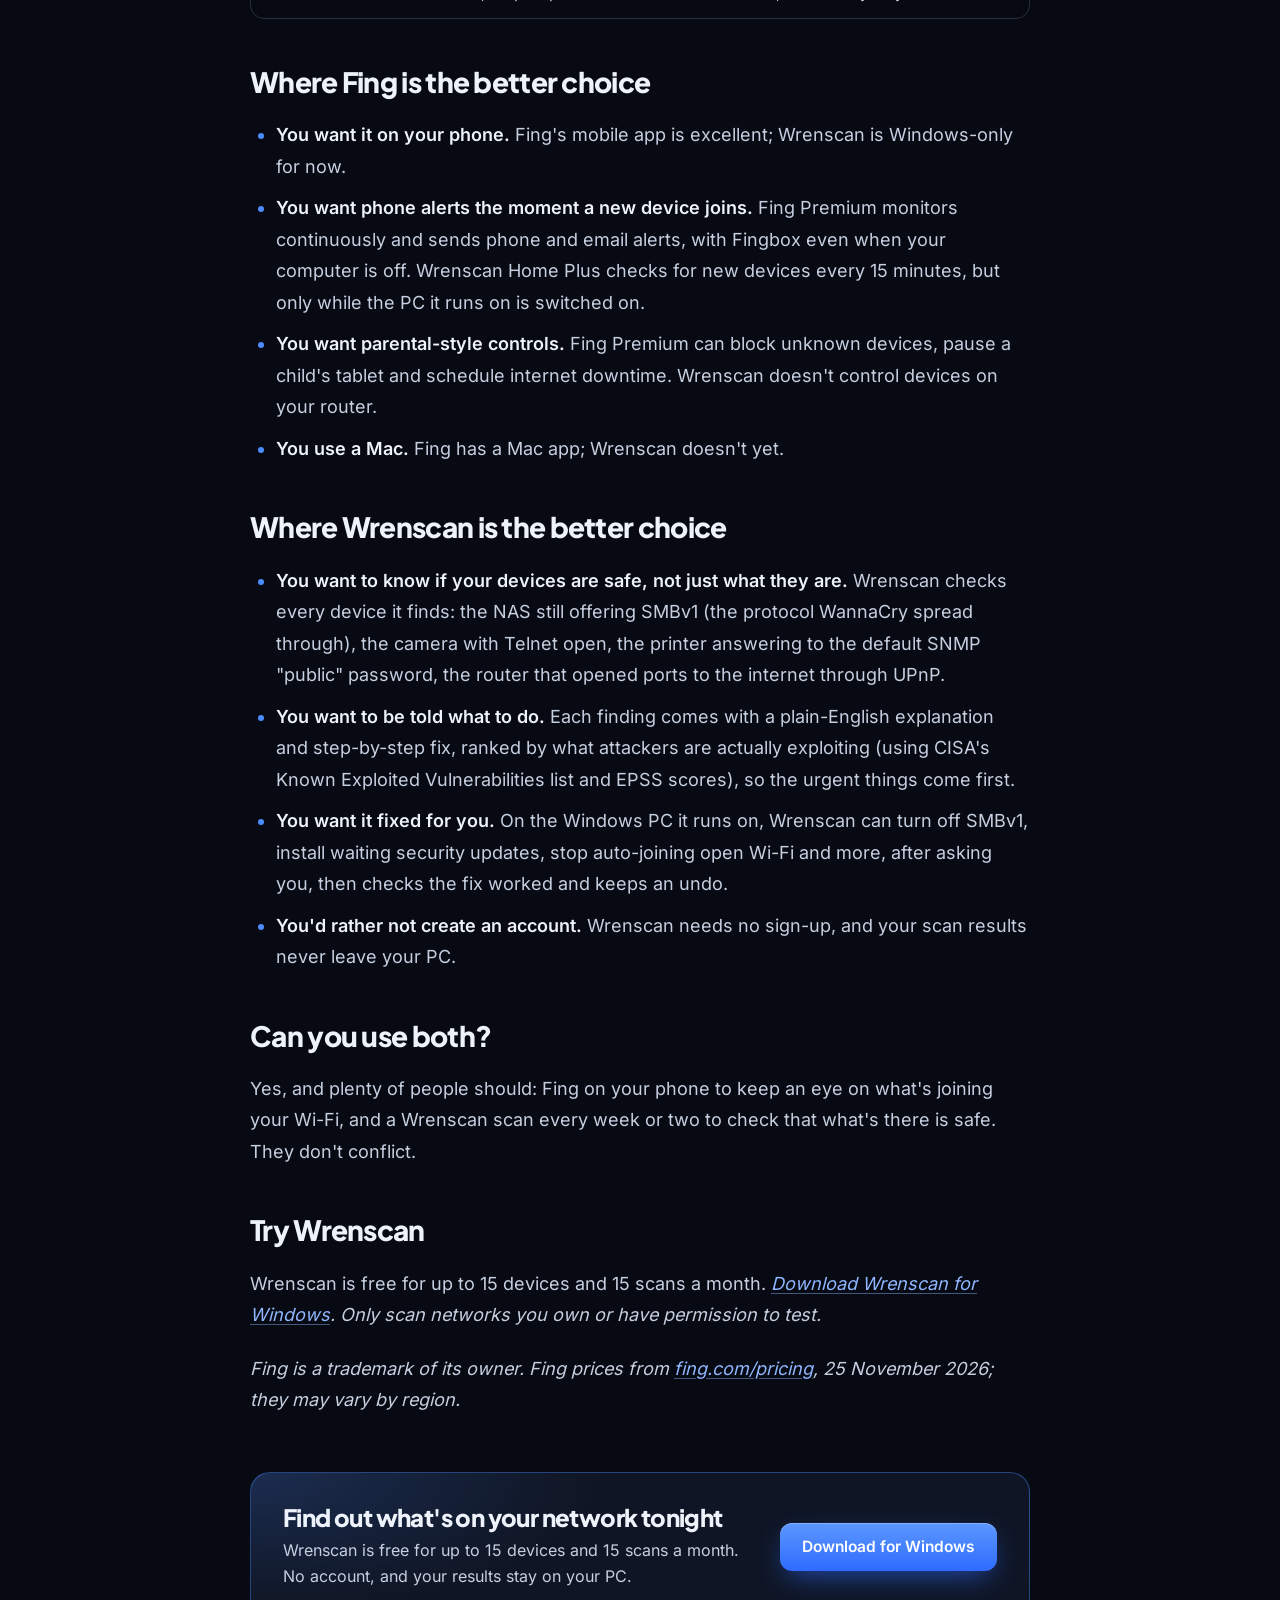
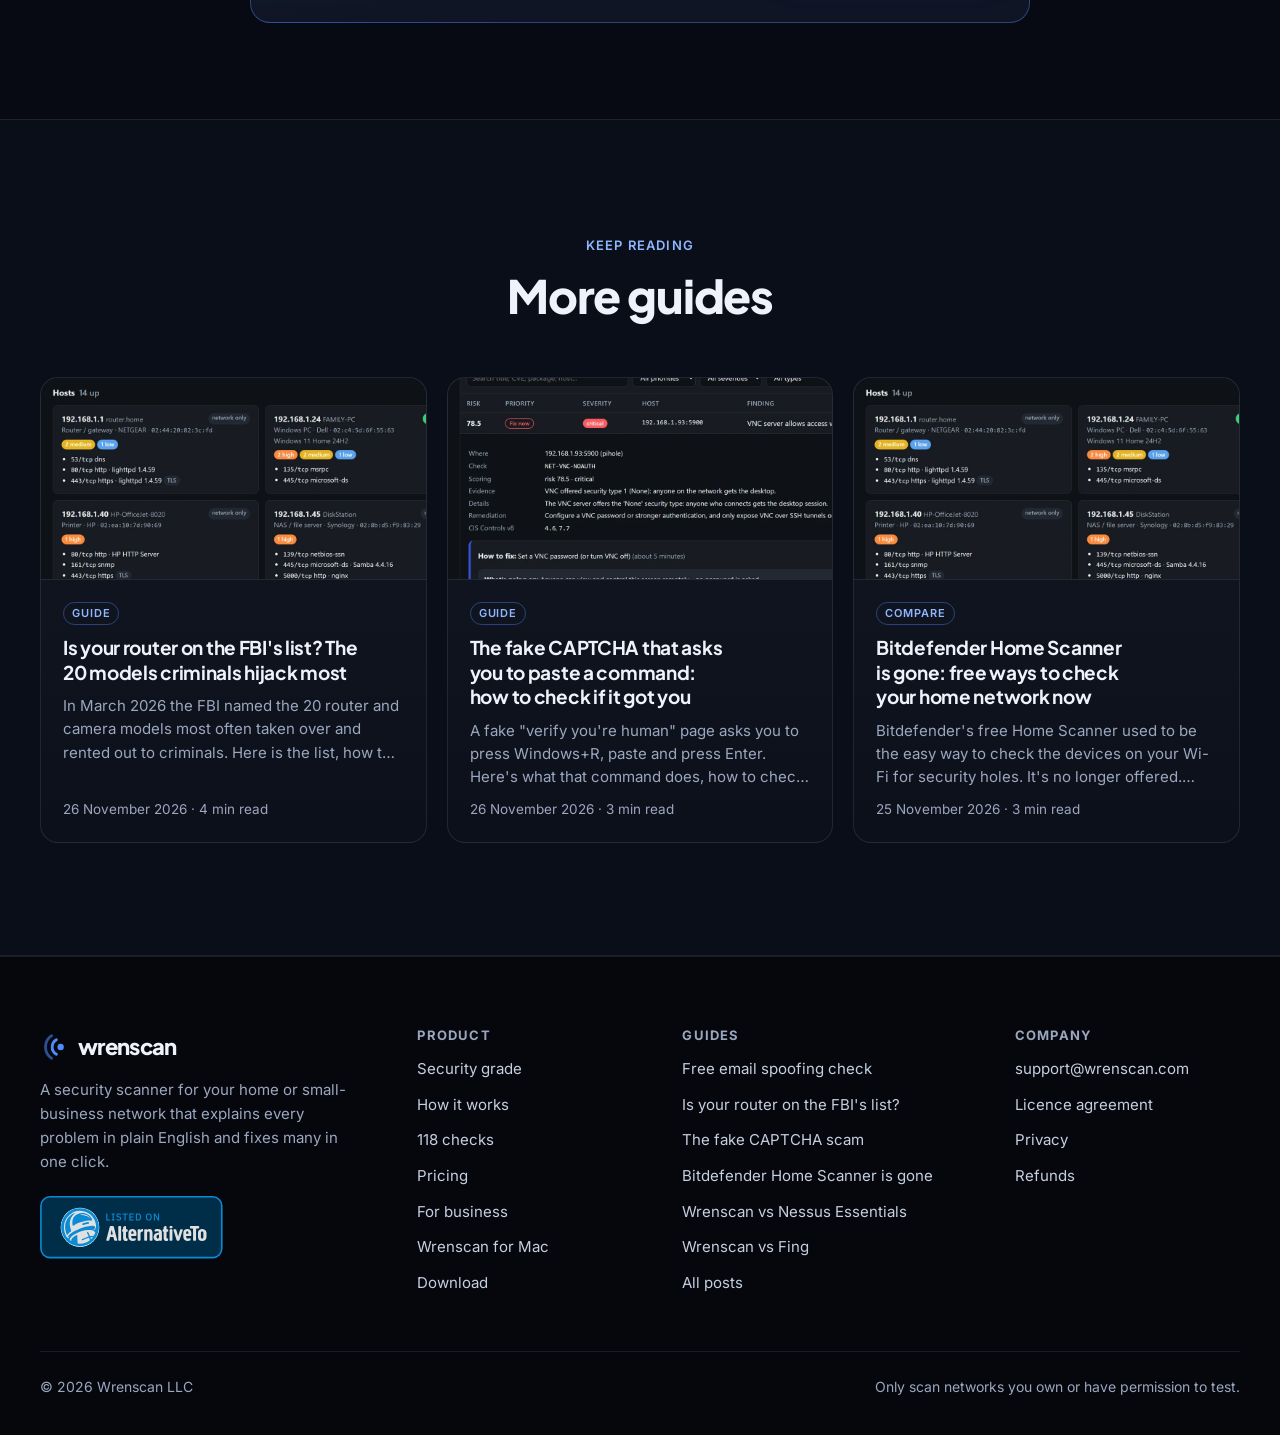
<file: post/wrenscan-vs-fing/index.html>
<!doctype html>
<html lang="en">
<head>
<meta charset="utf-8">
<meta name="viewport" content="width=device-width, initial-scale=1">
<title>Wrenscan vs Fing: which home network scanner do you need?</title>
<meta name="description" content="Fing and Wrenscan both show what&#x27;s on your Wi-Fi, but they answer different questions. An honest comparison, including where Fing is the better choice.">
<link rel="canonical" href="https://www.wrenscan.com/post/wrenscan-vs-fing/">
<meta name="theme-color" content="#070A12">
<link rel="icon" href="/img/icon-512.png">
<meta property="og:type" content="article">
<meta property="og:site_name" content="Wrenscan">
<meta property="og:title" content="Wrenscan vs Fing: which home network scanner do you need?">
<meta property="og:description" content="Fing and Wrenscan both show what&#x27;s on your Wi-Fi, but they answer different questions. An honest comparison, including where Fing is the better choice.">
<meta property="og:url" content="https://www.wrenscan.com/post/wrenscan-vs-fing/">
<meta property="og:image" content="https://downloads.wrenscan.com/media/wrenscan-grade-card-demo.png">
<meta name="twitter:card" content="summary_large_image">
<meta name="google-site-verification" content="NHtf7_Xchs2q6kfM6JXQihhtO17kkVJVDk80CTowZdQ">
<meta name="msvalidate.01" content="4A16E89AE0FC15107EBB53EFB575E0BF">
<link rel="preload" href="/fonts/inter-latin.woff2" as="font" type="font/woff2" crossorigin>
<link rel="preload" href="/fonts/plus-jakarta-sans-latin.woff2" as="font" type="font/woff2" crossorigin>
<link rel="stylesheet" href="/assets/site.css">
<script type="application/ld+json">{"@context": "https://schema.org", "@type": "BlogPosting", "headline": "Wrenscan vs Fing: which home network scanner do you need?", "description": "Fing and Wrenscan both show what's on your Wi-Fi, but they answer different questions. An honest comparison, including where Fing is the better choice.", "datePublished": "2026-11-25", "mainEntityOfPage": "https://www.wrenscan.com/post/wrenscan-vs-fing/", "image": "https://downloads.wrenscan.com/media/wrenscan-grade-card-demo.png", "author": {"@type": "Organization", "name": "Wrenscan LLC", "url": "https://www.wrenscan.com/", "email": "support@wrenscan.com"}, "publisher": {"@type": "Organization", "name": "Wrenscan LLC", "url": "https://www.wrenscan.com/", "email": "support@wrenscan.com"}}</script>
</head>
<body>
<a class="skip" href="#top">Skip to content</a>
<header class="nav" id="nav">
  <div class="wrap">
    <a class="logo" href="/" aria-label="Wrenscan home"><svg viewBox="0 0 32 32" fill="none" aria-hidden="true"><circle cx="22" cy="16" r="3.4" fill="#4D8BFF"/><path d="M17.5 8.2a9 9 0 0 0 0 15.6" stroke="#4D8BFF" stroke-width="3" stroke-linecap="round"/><path d="M12.4 3.9a14.5 14.5 0 0 0 0 24.2" stroke="#4D8BFF" stroke-width="3" stroke-linecap="round" opacity=".55"/></svg>wrenscan</a>
    <ul class="menu" id="menu">
      <li><button type="button" aria-haspopup="true">Product <svg class="chev" viewBox="0 0 24 24" fill="none" stroke="currentColor" stroke-width="2.4" stroke-linecap="round" stroke-linejoin="round"><path d="m6 9 6 6 6-6"/></svg></button>
        <ul class="drop">
          <li><a href="/#grade"><b>Security grade</b><span>An A to F grade for every scan</span></a></li>
          <li><a href="/#how"><b>How it works</b><span>Find, check, rank, explain, fix</span></a></li>
          <li><a href="/#demo"><b>See it in action</b><span>A 42-second demo and real screens</span></a></li>
          <li><a href="/#checks"><b>118 checks</b><span>Everything Wrenscan looks for</span></a></li>
          <li><a href="/#privacy"><b>Your data</b><span>What stays on your PC</span></a></li>
          <li><a href="https://downloads.wrenscan.com/email-check.html"><b>Free email spoofing check</b><span>SPF and DMARC, in your browser</span></a></li>
        </ul>
      </li>
      <li><a href="/#pricing">Pricing</a></li>
      <li><a href="/mac/">Mac</a></li>
      <li><button type="button" aria-haspopup="true">Blog <svg class="chev" viewBox="0 0 24 24" fill="none" stroke="currentColor" stroke-width="2.4" stroke-linecap="round" stroke-linejoin="round"><path d="m6 9 6 6 6-6"/></svg></button>
        <ul class="drop">
          <li><a href="/post/is-my-router-on-the-fbi-list/"><b>Is your router on the FBI&#x27;s list?</b><span>Guide</span></a></li>
          <li><a href="/post/fake-captcha-paste-command-scam/"><b>The fake CAPTCHA scam</b><span>Guide</span></a></li>
          <li><a href="/post/bitdefender-home-scanner-alternative/"><b>Bitdefender Home Scanner is gone</b><span>Compare</span></a></li>
          <li><a href="/post/wrenscan-vs-nessus-essentials/"><b>Wrenscan vs Nessus Essentials</b><span>Compare</span></a></li>
          <li><a href="/blog/"><b>All posts</b><span>Plain-English security guides</span></a></li>
        </ul>
      </li>
      <li><button type="button" aria-haspopup="true">Help <svg class="chev" viewBox="0 0 24 24" fill="none" stroke="currentColor" stroke-width="2.4" stroke-linecap="round" stroke-linejoin="round"><path d="m6 9 6 6 6-6"/></svg></button>
        <ul class="drop">
          <li><a href="/#faq"><b>Questions and answers</b><span>Price, safety, privacy, Mac</span></a></li>
          <li><a href="https://downloads.wrenscan.com/download.html"><b>Download and install</b><span>Step by step, with the file's fingerprint</span></a></li>
          <li><a href="mailto:support@wrenscan.com"><b>Email support</b><span>support@wrenscan.com</span></a></li>
        </ul>
      </li>
    </ul>
    <div class="nav-right">
      <button class="searchbtn" type="button" id="openSearch" aria-label="Search"><svg viewBox="0 0 24 24" fill="none" stroke="currentColor" stroke-width="2.2" stroke-linecap="round"><circle cx="11" cy="11" r="7"/><path d="m20 20-3.5-3.5"/></svg><span>Search</span><kbd>/</kbd></button>
      <a class="btn btn-primary btn-sm" href="https://downloads.wrenscan.com/download.html">Download</a>
      <button class="burger" type="button" id="burger" aria-label="Menu" aria-expanded="false"><svg viewBox="0 0 24 24" fill="none" stroke="currentColor" stroke-width="2.2" stroke-linecap="round"><path d="M4 7h16M4 12h16M4 17h16"/></svg></button>
    </div>
  </div>
</header>
<main id="top">
<div id="progress"></div>
<article class="post"><div class="wrap narrow"><nav class="crumbs"><a href="/blog/">Blog</a><span>/</span>Compare</nav><h1>Wrenscan vs Fing: which home network scanner do you need?</h1><p class="pmeta">25 November 2026 &middot; 4 min read</p><div class="prose">
<p><em>Prices and features checked on 25 November 2026. We make Wrenscan, so read this with that in mind; we've tried to be fair, including about where Fing is the better tool.</em></p>
<p>Fing is one of the best-known network scanners: a phone and desktop app that lists every device on your Wi-Fi. Wrenscan also lists every device, but it's built around a different question. Fing mostly answers <strong>"what's on my network, and is anything new?"</strong> Wrenscan answers <strong>"what's wrong with the devices on my network, and how do I fix it?"</strong></p>
<h2 id="at-a-glance">At a glance</h2>
<div class="tablewrap"><table><thead><tr><th></th><th>Fing</th><th>Wrenscan</th></tr></thead><tbody><tr><th>Runs on</th><td>iPhone, Android, Windows, Mac (plus Fing Agent and the Fingbox hardware)</td><td>Windows 10 and 11</td></tr><tr><th>Free version</th><td>Device scans (up to 3 a day), speed tests, basic open-port finder</td><td>Full scans and fix guides: up to 15 devices per scan, 15 scans a month</td></tr><tr><th>Paid plans</th><td>Premium $8.99/month or $79.99/year; Professional $19.99/month or $179.99/year</td><td>Home Plus (unlimited devices, home use) coming soon at $49/year</td></tr><tr><th>Finds every device</th><td>Yes, with strong device recognition</td><td>Yes, including devices that ignore pings</td></tr><tr><th>Checks devices for security problems</th><td>Router vulnerability checks (paid)</td><td>118 checks across every device: old file sharing, exposed admin pages, default passwords on SNMP, Telnet, open databases, weak encryption, Windows settings and more</td></tr><tr><th>Explains each problem</th><td>Not its focus</td><td>Every finding in plain English: what it is, why it matters, how to fix it</td></tr><tr><th>Fixes problems</th><td>Can block or pause devices (paid)</td><td>Fixes many problems on the Windows PC it runs on with one click, checks it worked, and lets you undo it</td></tr><tr><th>Watches the network 24/7</th><td>Yes (paid, needs Fing Desktop, Agent or Fingbox running)</td><td>Home Plus: network watch looks for new devices every 15 minutes while your PC is on and alerts you; plus scheduled scans</td></tr><tr><th>Account needed</th><td>Yes, for paid plans</td><td>No account; results stay on your PC</td></tr></tbody></table></div>
<h2 id="where-fing-is-the-better-choice">Where Fing is the better choice</h2>
<ul><li><strong>You want it on your phone.</strong> Fing's mobile app is excellent; Wrenscan is Windows-only for now.</li><li><strong>You want phone alerts the moment a new device joins.</strong> Fing Premium monitors continuously and sends phone and email alerts, with Fingbox even when your computer is off. Wrenscan Home Plus checks for new devices every 15 minutes, but only while the PC it runs on is switched on.</li><li><strong>You want parental-style controls.</strong> Fing Premium can block unknown devices, pause a child's tablet and schedule internet downtime. Wrenscan doesn't control devices on your router.</li><li><strong>You use a Mac.</strong> Fing has a Mac app; Wrenscan doesn't yet.</li></ul>
<h2 id="where-wrenscan-is-the-better-choice">Where Wrenscan is the better choice</h2>
<ul><li><strong>You want to know if your devices are safe, not just what they are.</strong> Wrenscan checks every device it finds: the NAS still offering SMBv1 (the protocol WannaCry spread through), the camera with Telnet open, the printer answering to the default SNMP "public" password, the router that opened ports to the internet through UPnP.</li><li><strong>You want to be told what to do.</strong> Each finding comes with a plain-English explanation and step-by-step fix, ranked by what attackers are actually exploiting (using CISA's Known Exploited Vulnerabilities list and EPSS scores), so the urgent things come first.</li><li><strong>You want it fixed for you.</strong> On the Windows PC it runs on, Wrenscan can turn off SMBv1, install waiting security updates, stop auto-joining open Wi-Fi and more, after asking you, then checks the fix worked and keeps an undo.</li><li><strong>You'd rather not create an account.</strong> Wrenscan needs no sign-up, and your scan results never leave your PC.</li></ul>
<h2 id="can-you-use-both">Can you use both?</h2>
<p>Yes, and plenty of people should: Fing on your phone to keep an eye on what's joining your Wi-Fi, and a Wrenscan scan every week or two to check that what's there is safe. They don't conflict.</p>
<h2 id="try-wrenscan">Try Wrenscan</h2>
<p>Wrenscan is free for up to 15 devices and 15 scans a month. <em><a href="https://downloads.wrenscan.com/download.html">Download Wrenscan for Windows</a>. Only scan networks you own or have permission to test.</em></p>
<p><em>Fing is a trademark of its owner. Fing prices from <a href="https://www.fing.com/pricing" target="_blank" rel="noopener">fing.com/pricing</a>, 25 November 2026; they may vary by region.</em></p>
</div>
<aside class="postcta">
  <div><h2>Find out what's on your network tonight</h2><p>Wrenscan is free for up to 15 devices and 15 scans a month. No account, and your results stay on your PC.</p></div>
  <a class="btn btn-primary" href="https://downloads.wrenscan.com/download.html">Download for Windows</a>
</aside>
</div></article>
<section class="sec alt"><div class="wrap"><div class="head"><span class="eyebrow">Keep reading</span><h2>More guides</h2></div><div class="posts"><a class="pcard rv" href="/post/is-my-router-on-the-fbi-list/"><span class="pimg"><img src="/img/devices.webp" alt="" loading="lazy"></span><span class="pbody"><span class="k">Guide</span><h3>Is your router on the FBI&#x27;s list? The 20 models criminals hijack most</h3><p>In March 2026 the FBI named the 20 router and camera models most often taken over and rented out to criminals. Here is the list, how to find your own model, and what to do if it&#x27;s on there.</p><span class="pmeta">26 November 2026 &middot; 4 min read</span></span></a><a class="pcard rv" href="/post/fake-captcha-paste-command-scam/"><span class="pimg"><img src="/img/explained.webp" alt="" loading="lazy"></span><span class="pbody"><span class="k">Guide</span><h3>The fake CAPTCHA that asks you to paste a command: how to check if it got you</h3><p>A fake &quot;verify you&#x27;re human&quot; page asks you to press Windows+R, paste and press Enter. Here&#x27;s what that command does, how to check your PC for traces of it in two minutes, and what to do if you find one.</p><span class="pmeta">26 November 2026 &middot; 3 min read</span></span></a><a class="pcard rv" href="/post/bitdefender-home-scanner-alternative/"><span class="pimg"><img src="/img/devices.webp" alt="" loading="lazy"></span><span class="pbody"><span class="k">Compare</span><h3>Bitdefender Home Scanner is gone: free ways to check your home network now</h3><p>Bitdefender&#x27;s free Home Scanner used to be the easy way to check the devices on your Wi-Fi for security holes. It&#x27;s no longer offered. Here are the free options that still exist, and what each one is good for.</p><span class="pmeta">25 November 2026 &middot; 3 min read</span></span></a></div></div></section>
</main>

<footer>
  <div class="wrap">
    <div class="fgrid">
      <div><a class="logo" href="/"><svg viewBox="0 0 32 32" fill="none" aria-hidden="true"><circle cx="22" cy="16" r="3.4" fill="#4D8BFF"/><path d="M17.5 8.2a9 9 0 0 0 0 15.6" stroke="#4D8BFF" stroke-width="3" stroke-linecap="round"/><path d="M12.4 3.9a14.5 14.5 0 0 0 0 24.2" stroke="#4D8BFF" stroke-width="3" stroke-linecap="round" opacity=".55"/></svg>wrenscan</a><p class="blurb">A security scanner for your home or small-business network that explains every problem in plain English and fixes many in one click.</p><a class="altto" href="https://alternativeto.net/software/wrenscan/about/?utm_source=badge&amp;utm_medium=referral" target="_blank" rel="noopener"><img src="/img/alternativeto-badge.svg" alt="Wrenscan is listed on AlternativeTo" width="183" height="62" loading="lazy"></a></div>
      <div><h4>Product</h4><ul><li><a href="/#grade">Security grade</a></li><li><a href="/#how">How it works</a></li><li><a href="/#checks">118 checks</a></li><li><a href="/#pricing">Pricing</a></li><li><a href="/business/">For business</a></li><li><a href="/mac/">Wrenscan for Mac</a></li><li><a href="https://downloads.wrenscan.com/download.html">Download</a></li></ul></div>
      <div><h4>Guides</h4><ul><li><a href="https://downloads.wrenscan.com/email-check.html">Free email spoofing check</a></li><li><a href="/post/is-my-router-on-the-fbi-list/">Is your router on the FBI&#x27;s list?</a></li><li><a href="/post/fake-captcha-paste-command-scam/">The fake CAPTCHA scam</a></li><li><a href="/post/bitdefender-home-scanner-alternative/">Bitdefender Home Scanner is gone</a></li><li><a href="/post/wrenscan-vs-nessus-essentials/">Wrenscan vs Nessus Essentials</a></li><li><a href="/post/wrenscan-vs-fing/">Wrenscan vs Fing</a></li><li><a href="/blog/">All posts</a></li></ul></div>
      <div><h4>Company</h4><ul><li><a href="mailto:support@wrenscan.com">support@wrenscan.com</a></li><li><a href="https://downloads.wrenscan.com/eula.html">Licence agreement</a></li><li><a href="https://downloads.wrenscan.com/privacy.html">Privacy</a></li><li><a href="https://downloads.wrenscan.com/refund-policy.html">Refunds</a></li></ul></div>
    </div>
    <div class="legal"><span>&copy; 2026 Wrenscan LLC</span><span>Only scan networks you own or have permission to test.</span></div>
  </div>
</footer>

<div class="sx" id="sx" role="dialog" aria-modal="true" aria-label="Search Wrenscan">
  <div class="sbox">
    <div class="sin"><svg viewBox="0 0 24 24" fill="none" stroke="currentColor" stroke-width="2.2" stroke-linecap="round"><circle cx="11" cy="11" r="7"/><path d="m20 20-3.5-3.5"/></svg><input id="sq" type="search" placeholder="Search: router, pricing, Mac, ransomware..." autocomplete="off" aria-controls="sres"><kbd>Esc</kbd></div>
    <div class="sres" id="sres" role="listbox"></div>
  </div>
</div>
<script src="/assets/site.js" defer></script>
<script type='module' src='https://static.cloudflareinsights.com/beacon.min.js' data-cf-beacon='{"token": "1a9c2e21548d4f2fa8f3752619f458ed"}'></script>
</body>
</html>
</file>
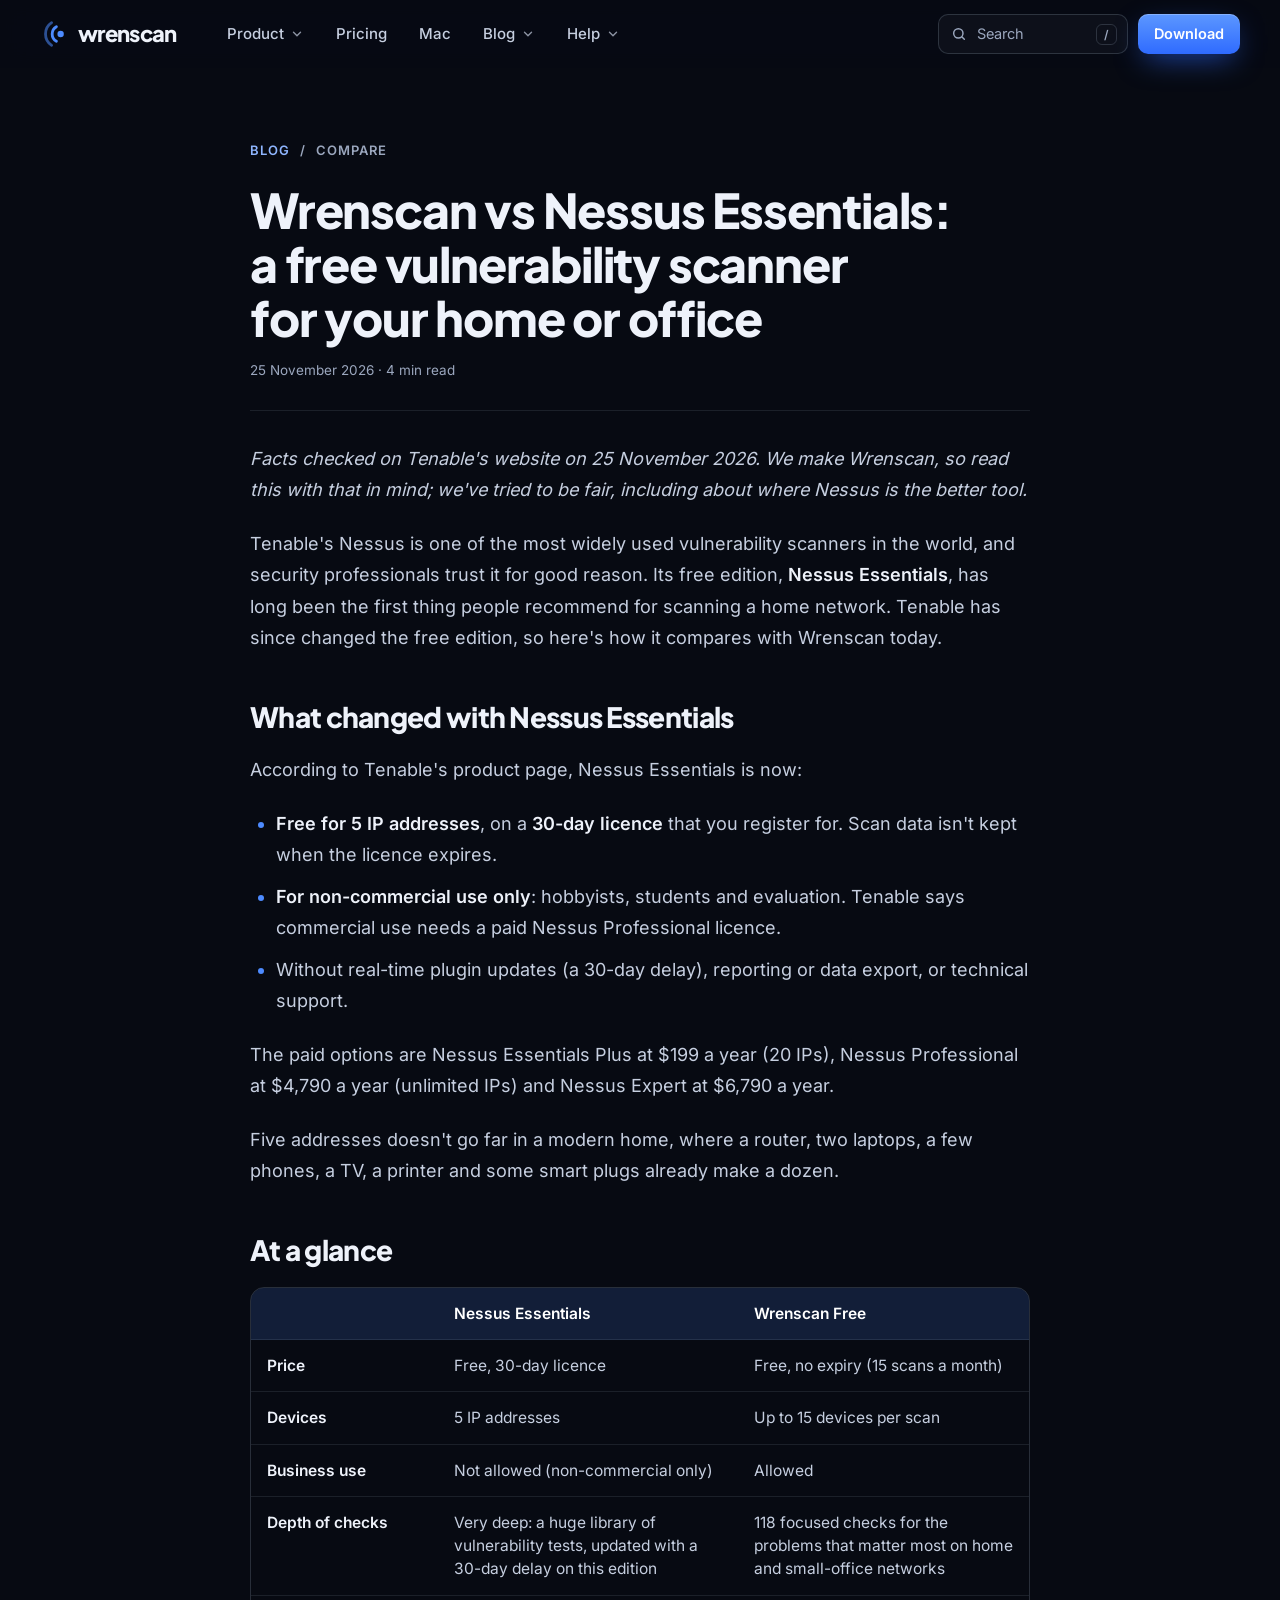
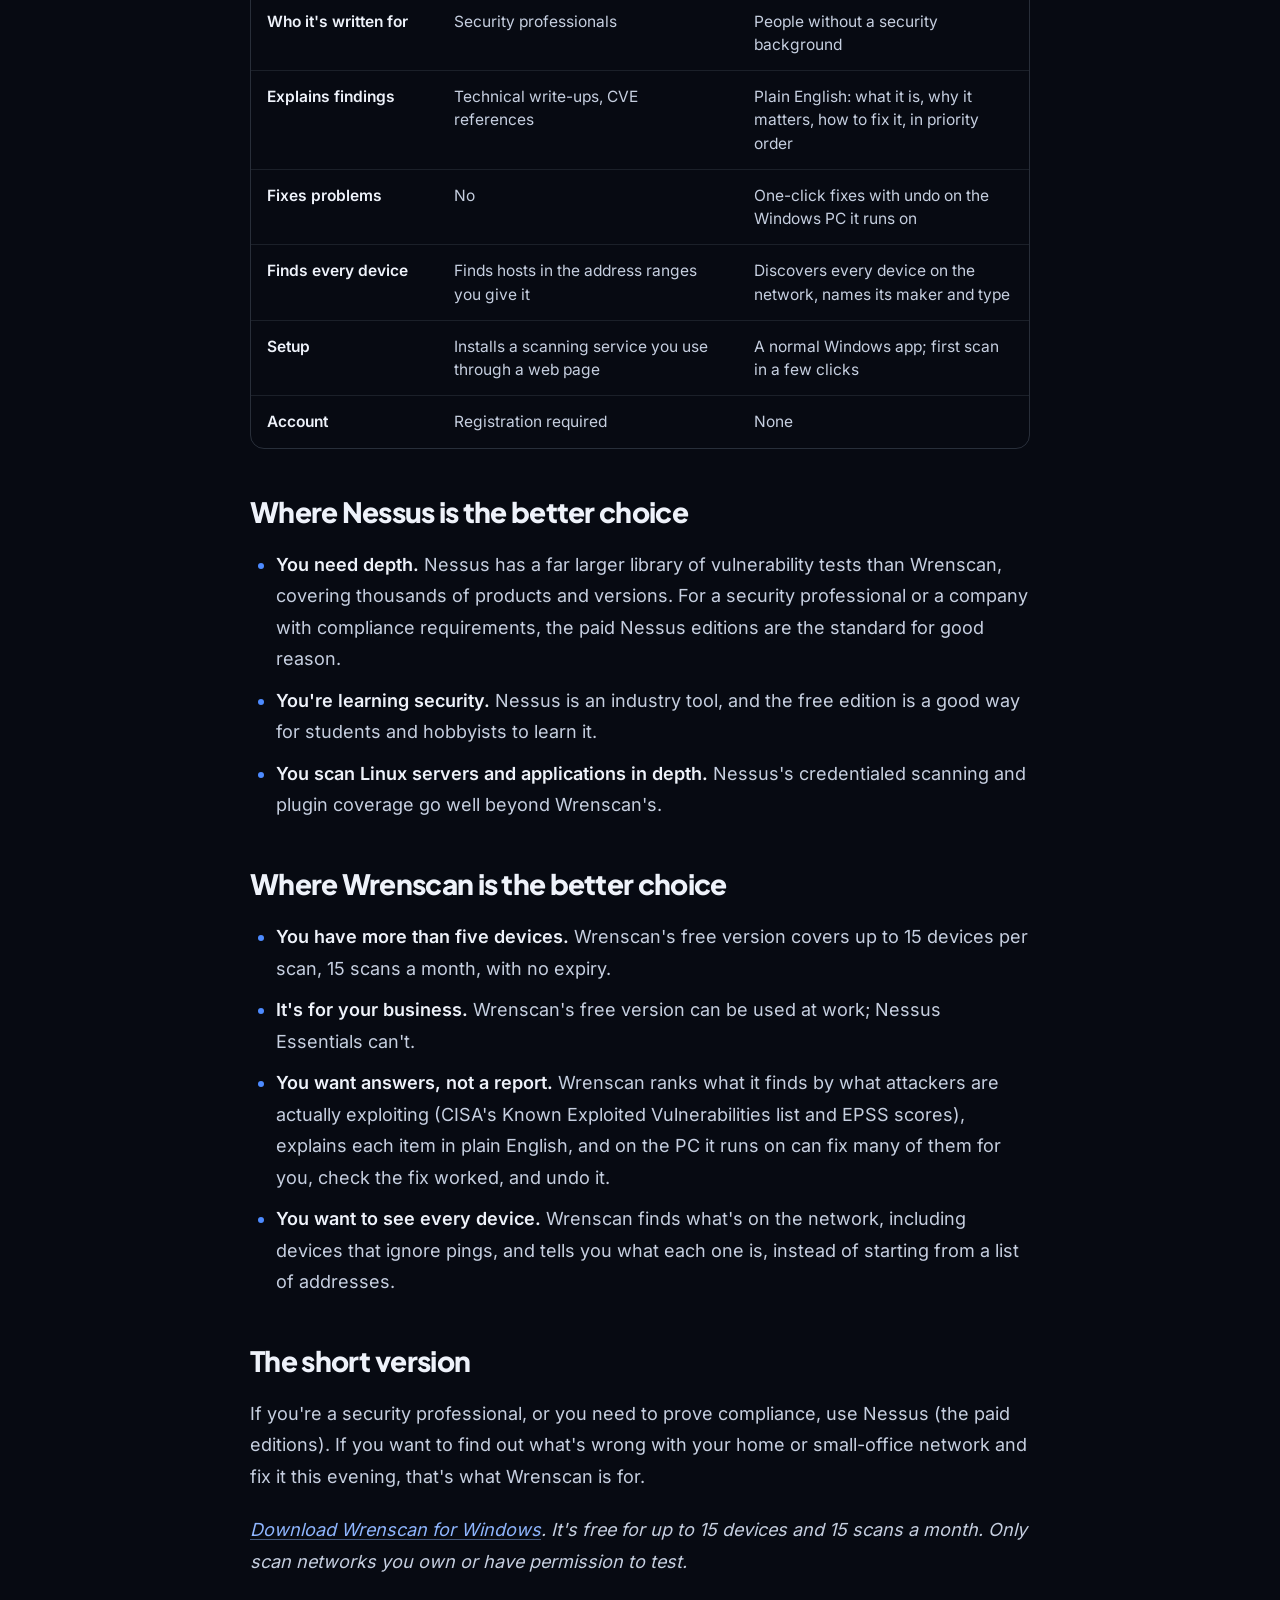
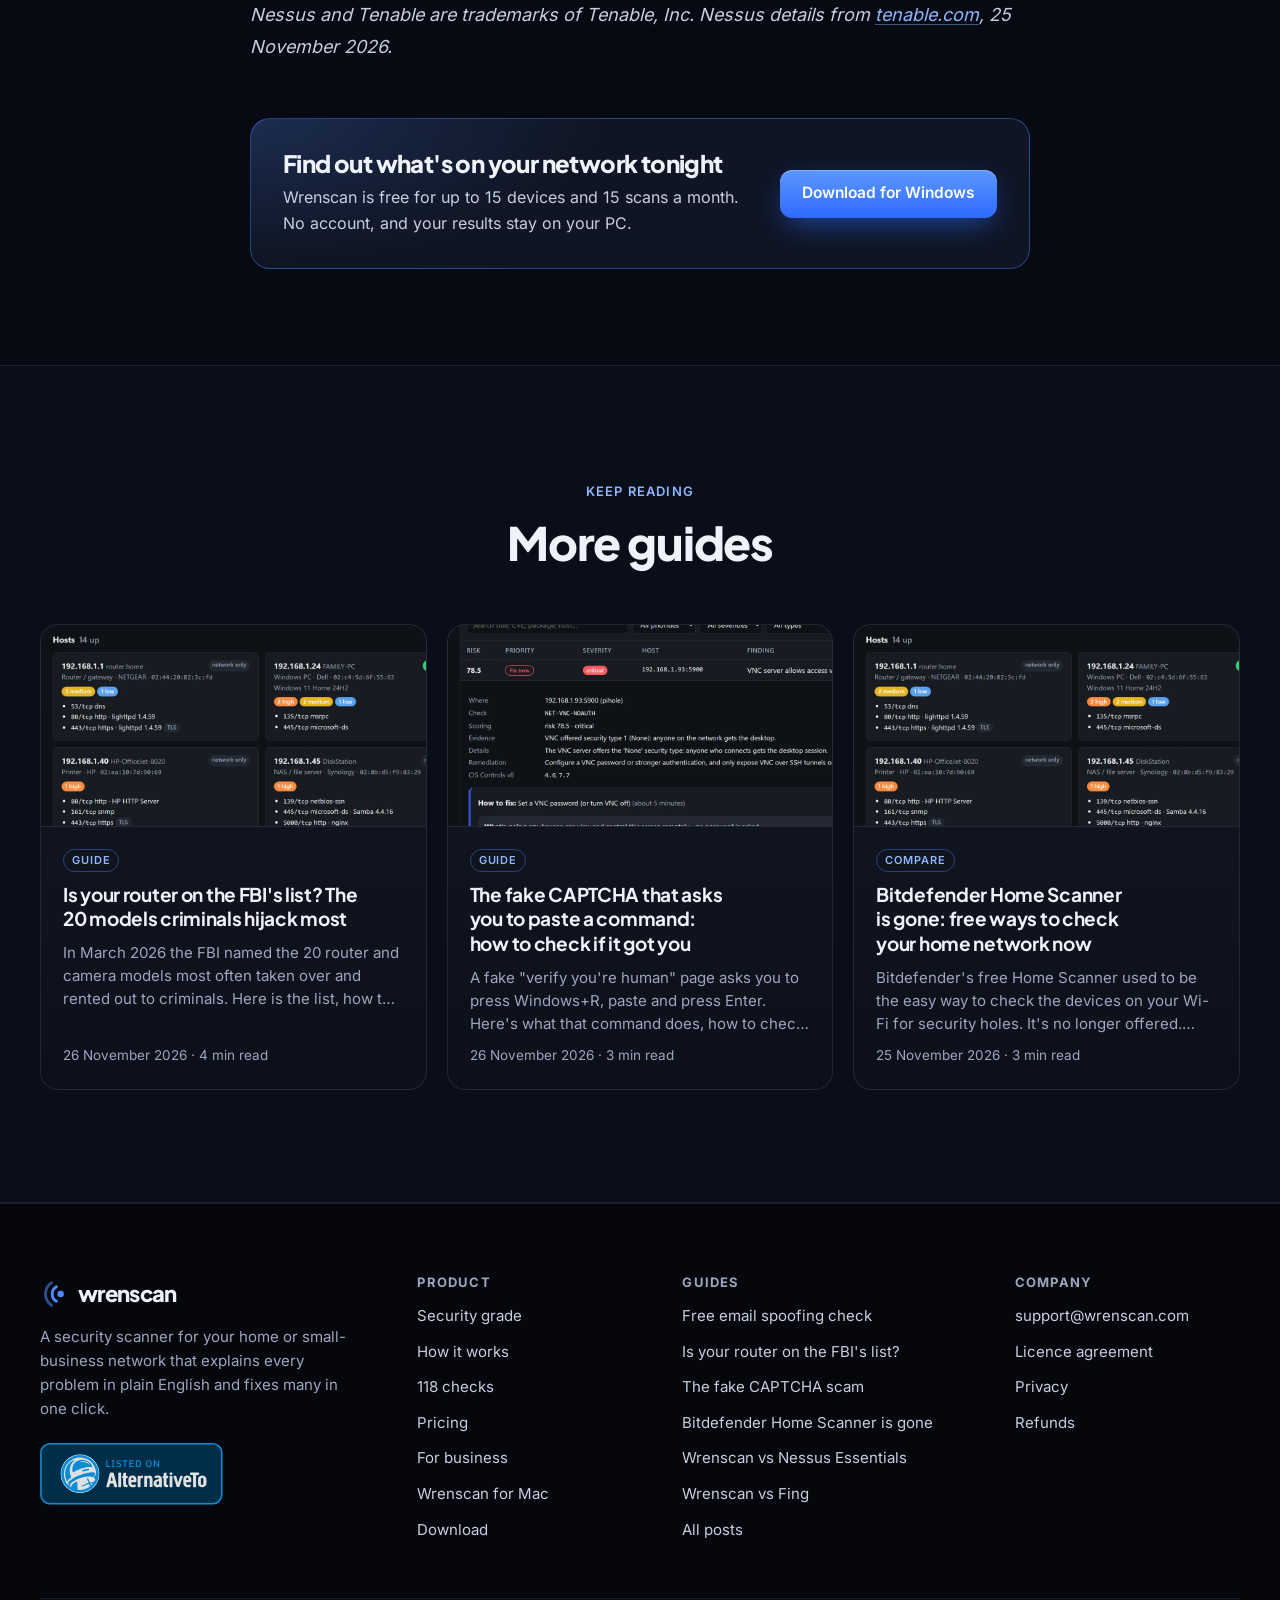
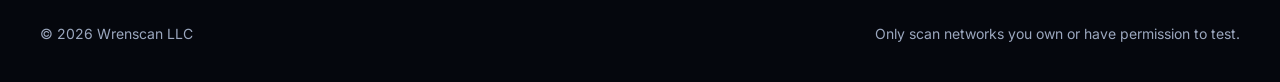
<file: post/wrenscan-vs-nessus-essentials/index.html>
<!doctype html>
<html lang="en">
<head>
<meta charset="utf-8">
<meta name="viewport" content="width=device-width, initial-scale=1">
<title>Wrenscan vs Nessus Essentials: a free vulnerability scanner for your home or office</title>
<meta name="description" content="Nessus is the industry-standard scanner, and its free edition now covers 5 IPs on a 30-day licence. How it compares with Wrenscan for a home or small office, honestly.">
<link rel="canonical" href="https://www.wrenscan.com/post/wrenscan-vs-nessus-essentials/">
<meta name="theme-color" content="#070A12">
<link rel="icon" href="/img/icon-512.png">
<meta property="og:type" content="article">
<meta property="og:site_name" content="Wrenscan">
<meta property="og:title" content="Wrenscan vs Nessus Essentials: a free vulnerability scanner for your home or office">
<meta property="og:description" content="Nessus is the industry-standard scanner, and its free edition now covers 5 IPs on a 30-day licence. How it compares with Wrenscan for a home or small office, honestly.">
<meta property="og:url" content="https://www.wrenscan.com/post/wrenscan-vs-nessus-essentials/">
<meta property="og:image" content="https://downloads.wrenscan.com/media/wrenscan-grade-card-demo.png">
<meta name="twitter:card" content="summary_large_image">
<meta name="google-site-verification" content="NHtf7_Xchs2q6kfM6JXQihhtO17kkVJVDk80CTowZdQ">
<meta name="msvalidate.01" content="4A16E89AE0FC15107EBB53EFB575E0BF">
<link rel="preload" href="/fonts/inter-latin.woff2" as="font" type="font/woff2" crossorigin>
<link rel="preload" href="/fonts/plus-jakarta-sans-latin.woff2" as="font" type="font/woff2" crossorigin>
<link rel="stylesheet" href="/assets/site.css">
<script type="application/ld+json">{"@context": "https://schema.org", "@type": "BlogPosting", "headline": "Wrenscan vs Nessus Essentials: a free vulnerability scanner for your home or office", "description": "Nessus is the industry-standard scanner, and its free edition now covers 5 IPs on a 30-day licence. How it compares with Wrenscan for a home or small office, honestly.", "datePublished": "2026-11-25", "mainEntityOfPage": "https://www.wrenscan.com/post/wrenscan-vs-nessus-essentials/", "image": "https://downloads.wrenscan.com/media/wrenscan-grade-card-demo.png", "author": {"@type": "Organization", "name": "Wrenscan LLC", "url": "https://www.wrenscan.com/", "email": "support@wrenscan.com"}, "publisher": {"@type": "Organization", "name": "Wrenscan LLC", "url": "https://www.wrenscan.com/", "email": "support@wrenscan.com"}}</script>
</head>
<body>
<a class="skip" href="#top">Skip to content</a>
<header class="nav" id="nav">
  <div class="wrap">
    <a class="logo" href="/" aria-label="Wrenscan home"><svg viewBox="0 0 32 32" fill="none" aria-hidden="true"><circle cx="22" cy="16" r="3.4" fill="#4D8BFF"/><path d="M17.5 8.2a9 9 0 0 0 0 15.6" stroke="#4D8BFF" stroke-width="3" stroke-linecap="round"/><path d="M12.4 3.9a14.5 14.5 0 0 0 0 24.2" stroke="#4D8BFF" stroke-width="3" stroke-linecap="round" opacity=".55"/></svg>wrenscan</a>
    <ul class="menu" id="menu">
      <li><button type="button" aria-haspopup="true">Product <svg class="chev" viewBox="0 0 24 24" fill="none" stroke="currentColor" stroke-width="2.4" stroke-linecap="round" stroke-linejoin="round"><path d="m6 9 6 6 6-6"/></svg></button>
        <ul class="drop">
          <li><a href="/#grade"><b>Security grade</b><span>An A to F grade for every scan</span></a></li>
          <li><a href="/#how"><b>How it works</b><span>Find, check, rank, explain, fix</span></a></li>
          <li><a href="/#demo"><b>See it in action</b><span>A 42-second demo and real screens</span></a></li>
          <li><a href="/#checks"><b>118 checks</b><span>Everything Wrenscan looks for</span></a></li>
          <li><a href="/#privacy"><b>Your data</b><span>What stays on your PC</span></a></li>
          <li><a href="https://downloads.wrenscan.com/email-check.html"><b>Free email spoofing check</b><span>SPF and DMARC, in your browser</span></a></li>
        </ul>
      </li>
      <li><a href="/#pricing">Pricing</a></li>
      <li><a href="/mac/">Mac</a></li>
      <li><button type="button" aria-haspopup="true">Blog <svg class="chev" viewBox="0 0 24 24" fill="none" stroke="currentColor" stroke-width="2.4" stroke-linecap="round" stroke-linejoin="round"><path d="m6 9 6 6 6-6"/></svg></button>
        <ul class="drop">
          <li><a href="/post/is-my-router-on-the-fbi-list/"><b>Is your router on the FBI&#x27;s list?</b><span>Guide</span></a></li>
          <li><a href="/post/fake-captcha-paste-command-scam/"><b>The fake CAPTCHA scam</b><span>Guide</span></a></li>
          <li><a href="/post/bitdefender-home-scanner-alternative/"><b>Bitdefender Home Scanner is gone</b><span>Compare</span></a></li>
          <li><a href="/post/wrenscan-vs-nessus-essentials/"><b>Wrenscan vs Nessus Essentials</b><span>Compare</span></a></li>
          <li><a href="/blog/"><b>All posts</b><span>Plain-English security guides</span></a></li>
        </ul>
      </li>
      <li><button type="button" aria-haspopup="true">Help <svg class="chev" viewBox="0 0 24 24" fill="none" stroke="currentColor" stroke-width="2.4" stroke-linecap="round" stroke-linejoin="round"><path d="m6 9 6 6 6-6"/></svg></button>
        <ul class="drop">
          <li><a href="/#faq"><b>Questions and answers</b><span>Price, safety, privacy, Mac</span></a></li>
          <li><a href="https://downloads.wrenscan.com/download.html"><b>Download and install</b><span>Step by step, with the file's fingerprint</span></a></li>
          <li><a href="mailto:support@wrenscan.com"><b>Email support</b><span>support@wrenscan.com</span></a></li>
        </ul>
      </li>
    </ul>
    <div class="nav-right">
      <button class="searchbtn" type="button" id="openSearch" aria-label="Search"><svg viewBox="0 0 24 24" fill="none" stroke="currentColor" stroke-width="2.2" stroke-linecap="round"><circle cx="11" cy="11" r="7"/><path d="m20 20-3.5-3.5"/></svg><span>Search</span><kbd>/</kbd></button>
      <a class="btn btn-primary btn-sm" href="https://downloads.wrenscan.com/download.html">Download</a>
      <button class="burger" type="button" id="burger" aria-label="Menu" aria-expanded="false"><svg viewBox="0 0 24 24" fill="none" stroke="currentColor" stroke-width="2.2" stroke-linecap="round"><path d="M4 7h16M4 12h16M4 17h16"/></svg></button>
    </div>
  </div>
</header>
<main id="top">
<div id="progress"></div>
<article class="post"><div class="wrap narrow"><nav class="crumbs"><a href="/blog/">Blog</a><span>/</span>Compare</nav><h1>Wrenscan vs Nessus Essentials: a free vulnerability scanner for your home or office</h1><p class="pmeta">25 November 2026 &middot; 4 min read</p><div class="prose">
<p><em>Facts checked on Tenable's website on 25 November 2026. We make Wrenscan, so read this with that in mind; we've tried to be fair, including about where Nessus is the better tool.</em></p>
<p>Tenable's Nessus is one of the most widely used vulnerability scanners in the world, and security professionals trust it for good reason. Its free edition, <strong>Nessus Essentials</strong>, has long been the first thing people recommend for scanning a home network. Tenable has since changed the free edition, so here's how it compares with Wrenscan today.</p>
<h2 id="what-changed-with-nessus-essentials">What changed with Nessus Essentials</h2>
<p>According to Tenable's product page, Nessus Essentials is now:</p>
<ul><li><strong>Free for 5 IP addresses</strong>, on a <strong>30-day licence</strong> that you register for. Scan data isn't kept when the licence expires.</li><li><strong>For non-commercial use only</strong>: hobbyists, students and evaluation. Tenable says commercial use needs a paid Nessus Professional licence.</li><li>Without real-time plugin updates (a 30-day delay), reporting or data export, or technical support.</li></ul>
<p>The paid options are Nessus Essentials Plus at $199 a year (20 IPs), Nessus Professional at $4,790 a year (unlimited IPs) and Nessus Expert at $6,790 a year.</p>
<p>Five addresses doesn't go far in a modern home, where a router, two laptops, a few phones, a TV, a printer and some smart plugs already make a dozen.</p>
<h2 id="at-a-glance">At a glance</h2>
<div class="tablewrap"><table><thead><tr><th></th><th>Nessus Essentials</th><th>Wrenscan Free</th></tr></thead><tbody><tr><th>Price</th><td>Free, 30-day licence</td><td>Free, no expiry (15 scans a month)</td></tr><tr><th>Devices</th><td>5 IP addresses</td><td>Up to 15 devices per scan</td></tr><tr><th>Business use</th><td>Not allowed (non-commercial only)</td><td>Allowed</td></tr><tr><th>Depth of checks</th><td>Very deep: a huge library of vulnerability tests, updated with a 30-day delay on this edition</td><td>118 focused checks for the problems that matter most on home and small-office networks</td></tr><tr><th>Who it's written for</th><td>Security professionals</td><td>People without a security background</td></tr><tr><th>Explains findings</th><td>Technical write-ups, CVE references</td><td>Plain English: what it is, why it matters, how to fix it, in priority order</td></tr><tr><th>Fixes problems</th><td>No</td><td>One-click fixes with undo on the Windows PC it runs on</td></tr><tr><th>Finds every device</th><td>Finds hosts in the address ranges you give it</td><td>Discovers every device on the network, names its maker and type</td></tr><tr><th>Setup</th><td>Installs a scanning service you use through a web page</td><td>A normal Windows app; first scan in a few clicks</td></tr><tr><th>Account</th><td>Registration required</td><td>None</td></tr></tbody></table></div>
<h2 id="where-nessus-is-the-better-choice">Where Nessus is the better choice</h2>
<ul><li><strong>You need depth.</strong> Nessus has a far larger library of vulnerability tests than Wrenscan, covering thousands of products and versions. For a security professional or a company with compliance requirements, the paid Nessus editions are the standard for good reason.</li><li><strong>You're learning security.</strong> Nessus is an industry tool, and the free edition is a good way for students and hobbyists to learn it.</li><li><strong>You scan Linux servers and applications in depth.</strong> Nessus's credentialed scanning and plugin coverage go well beyond Wrenscan's.</li></ul>
<h2 id="where-wrenscan-is-the-better-choice">Where Wrenscan is the better choice</h2>
<ul><li><strong>You have more than five devices.</strong> Wrenscan's free version covers up to 15 devices per scan, 15 scans a month, with no expiry.</li><li><strong>It's for your business.</strong> Wrenscan's free version can be used at work; Nessus Essentials can't.</li><li><strong>You want answers, not a report.</strong> Wrenscan ranks what it finds by what attackers are actually exploiting (CISA's Known Exploited Vulnerabilities list and EPSS scores), explains each item in plain English, and on the PC it runs on can fix many of them for you, check the fix worked, and undo it.</li><li><strong>You want to see every device.</strong> Wrenscan finds what's on the network, including devices that ignore pings, and tells you what each one is, instead of starting from a list of addresses.</li></ul>
<h2 id="the-short-version">The short version</h2>
<p>If you're a security professional, or you need to prove compliance, use Nessus (the paid editions). If you want to find out what's wrong with your home or small-office network and fix it this evening, that's what Wrenscan is for.</p>
<p><em><a href="https://downloads.wrenscan.com/download.html">Download Wrenscan for Windows</a>. It's free for up to 15 devices and 15 scans a month. Only scan networks you own or have permission to test.</em></p>
<p><em>Nessus and Tenable are trademarks of Tenable, Inc. Nessus details from <a href="https://www.tenable.com/products/nessus/nessus-essentials" target="_blank" rel="noopener">tenable.com</a>, 25 November 2026.</em></p>
</div>
<aside class="postcta">
  <div><h2>Find out what's on your network tonight</h2><p>Wrenscan is free for up to 15 devices and 15 scans a month. No account, and your results stay on your PC.</p></div>
  <a class="btn btn-primary" href="https://downloads.wrenscan.com/download.html">Download for Windows</a>
</aside>
</div></article>
<section class="sec alt"><div class="wrap"><div class="head"><span class="eyebrow">Keep reading</span><h2>More guides</h2></div><div class="posts"><a class="pcard rv" href="/post/is-my-router-on-the-fbi-list/"><span class="pimg"><img src="/img/devices.webp" alt="" loading="lazy"></span><span class="pbody"><span class="k">Guide</span><h3>Is your router on the FBI&#x27;s list? The 20 models criminals hijack most</h3><p>In March 2026 the FBI named the 20 router and camera models most often taken over and rented out to criminals. Here is the list, how to find your own model, and what to do if it&#x27;s on there.</p><span class="pmeta">26 November 2026 &middot; 4 min read</span></span></a><a class="pcard rv" href="/post/fake-captcha-paste-command-scam/"><span class="pimg"><img src="/img/explained.webp" alt="" loading="lazy"></span><span class="pbody"><span class="k">Guide</span><h3>The fake CAPTCHA that asks you to paste a command: how to check if it got you</h3><p>A fake &quot;verify you&#x27;re human&quot; page asks you to press Windows+R, paste and press Enter. Here&#x27;s what that command does, how to check your PC for traces of it in two minutes, and what to do if you find one.</p><span class="pmeta">26 November 2026 &middot; 3 min read</span></span></a><a class="pcard rv" href="/post/bitdefender-home-scanner-alternative/"><span class="pimg"><img src="/img/devices.webp" alt="" loading="lazy"></span><span class="pbody"><span class="k">Compare</span><h3>Bitdefender Home Scanner is gone: free ways to check your home network now</h3><p>Bitdefender&#x27;s free Home Scanner used to be the easy way to check the devices on your Wi-Fi for security holes. It&#x27;s no longer offered. Here are the free options that still exist, and what each one is good for.</p><span class="pmeta">25 November 2026 &middot; 3 min read</span></span></a></div></div></section>
</main>

<footer>
  <div class="wrap">
    <div class="fgrid">
      <div><a class="logo" href="/"><svg viewBox="0 0 32 32" fill="none" aria-hidden="true"><circle cx="22" cy="16" r="3.4" fill="#4D8BFF"/><path d="M17.5 8.2a9 9 0 0 0 0 15.6" stroke="#4D8BFF" stroke-width="3" stroke-linecap="round"/><path d="M12.4 3.9a14.5 14.5 0 0 0 0 24.2" stroke="#4D8BFF" stroke-width="3" stroke-linecap="round" opacity=".55"/></svg>wrenscan</a><p class="blurb">A security scanner for your home or small-business network that explains every problem in plain English and fixes many in one click.</p><a class="altto" href="https://alternativeto.net/software/wrenscan/about/?utm_source=badge&amp;utm_medium=referral" target="_blank" rel="noopener"><img src="/img/alternativeto-badge.svg" alt="Wrenscan is listed on AlternativeTo" width="183" height="62" loading="lazy"></a></div>
      <div><h4>Product</h4><ul><li><a href="/#grade">Security grade</a></li><li><a href="/#how">How it works</a></li><li><a href="/#checks">118 checks</a></li><li><a href="/#pricing">Pricing</a></li><li><a href="/business/">For business</a></li><li><a href="/mac/">Wrenscan for Mac</a></li><li><a href="https://downloads.wrenscan.com/download.html">Download</a></li></ul></div>
      <div><h4>Guides</h4><ul><li><a href="https://downloads.wrenscan.com/email-check.html">Free email spoofing check</a></li><li><a href="/post/is-my-router-on-the-fbi-list/">Is your router on the FBI&#x27;s list?</a></li><li><a href="/post/fake-captcha-paste-command-scam/">The fake CAPTCHA scam</a></li><li><a href="/post/bitdefender-home-scanner-alternative/">Bitdefender Home Scanner is gone</a></li><li><a href="/post/wrenscan-vs-nessus-essentials/">Wrenscan vs Nessus Essentials</a></li><li><a href="/post/wrenscan-vs-fing/">Wrenscan vs Fing</a></li><li><a href="/blog/">All posts</a></li></ul></div>
      <div><h4>Company</h4><ul><li><a href="mailto:support@wrenscan.com">support@wrenscan.com</a></li><li><a href="https://downloads.wrenscan.com/eula.html">Licence agreement</a></li><li><a href="https://downloads.wrenscan.com/privacy.html">Privacy</a></li><li><a href="https://downloads.wrenscan.com/refund-policy.html">Refunds</a></li></ul></div>
    </div>
    <div class="legal"><span>&copy; 2026 Wrenscan LLC</span><span>Only scan networks you own or have permission to test.</span></div>
  </div>
</footer>

<div class="sx" id="sx" role="dialog" aria-modal="true" aria-label="Search Wrenscan">
  <div class="sbox">
    <div class="sin"><svg viewBox="0 0 24 24" fill="none" stroke="currentColor" stroke-width="2.2" stroke-linecap="round"><circle cx="11" cy="11" r="7"/><path d="m20 20-3.5-3.5"/></svg><input id="sq" type="search" placeholder="Search: router, pricing, Mac, ransomware..." autocomplete="off" aria-controls="sres"><kbd>Esc</kbd></div>
    <div class="sres" id="sres" role="listbox"></div>
  </div>
</div>
<script src="/assets/site.js" defer></script>
<script type='module' src='https://static.cloudflareinsights.com/beacon.min.js' data-cf-beacon='{"token": "1a9c2e21548d4f2fa8f3752619f458ed"}'></script>
</body>
</html>
</file>
<file: assets/site.css>
/* Fonts are served from our own site (fonts/), not from Google. Licence: SIL Open Font License, see fonts/OFL-*.txt */
@font-face{font-family:'Inter';font-style:normal;font-weight:400 700;font-display:swap;src:url(../fonts/inter-latin.woff2) format('woff2');unicode-range:U+0000-00FF, U+0131, U+0152-0153, U+02BB-02BC, U+02C6, U+02DA, U+02DC, U+0304, U+0308, U+0329, U+2000-206F, U+20AC, U+2122, U+2191, U+2193, U+2212, U+2215, U+FEFF, U+FFFD}
@font-face{font-family:'Plus Jakarta Sans';font-style:normal;font-weight:700 800;font-display:swap;src:url(../fonts/plus-jakarta-sans-latin.woff2) format('woff2');unicode-range:U+0000-00FF, U+0131, U+0152-0153, U+02BB-02BC, U+02C6, U+02DA, U+02DC, U+0304, U+0308, U+0329, U+2000-206F, U+20AC, U+2122, U+2191, U+2193, U+2212, U+2215, U+FEFF, U+FFFD}
:root{
  --bg:#070A12; --bg2:#0A0E19; --panel:#0F1524; --line:rgba(148,163,184,.14); --line2:rgba(148,163,184,.24);
  --text:#EEF2FA; --muted:#9BA7BE; --soft:#C6CFE0; --brand:#4D8BFF; --brand2:#2F6BFF; --cyan:#3EE0FF; --green:#22C55E; --amber:#F5A524; --red:#F87171;
  --r:16px; --wrap:1200px; --head:"Plus Jakarta Sans",Inter,system-ui,-apple-system,"Segoe UI",sans-serif; --body:Inter,system-ui,-apple-system,"Segoe UI",Roboto,sans-serif;
}
*{box-sizing:border-box}
html{scroll-behavior:smooth;scroll-padding-top:88px;-webkit-text-size-adjust:100%}
body{margin:0;background:var(--bg);color:var(--text);font:16px/1.6 var(--body);-webkit-font-smoothing:antialiased;overflow-x:hidden}
img,video{max-width:100%;height:auto;display:block}
a{color:inherit;text-decoration:none}
button{font:inherit;color:inherit;background:none;border:0;cursor:pointer}
:focus-visible{outline:2px solid var(--cyan);outline-offset:3px;border-radius:6px}
.skip{position:fixed;left:16px;top:-80px;z-index:200;padding:12px 18px;border-radius:10px;background:#fff;color:#0B1A4A;font:600 15px var(--body);transition:top .15s}
.skip:focus{top:12px}
.wrap{width:min(var(--wrap),100% - 48px);margin-inline:auto}
.sr{position:absolute;width:1px;height:1px;overflow:hidden;clip:rect(0 0 0 0);white-space:nowrap}
h1,h2,h3{font-family:var(--head);letter-spacing:-.025em;line-height:1.08;margin:0;text-wrap:balance}
p{margin:0}
.grad{background:linear-gradient(92deg,#9CC0FF 0%,#4D8BFF 45%,#3EE0FF 100%);-webkit-background-clip:text;background-clip:text;color:transparent}

.btn{display:inline-flex;align-items:center;justify-content:center;gap:10px;height:48px;padding:0 22px;border-radius:12px;font-weight:600;font-size:15.5px;white-space:nowrap;transition:transform .15s,box-shadow .2s,background .2s,border-color .2s}
.btn svg{width:18px;height:18px;flex:none}
.btn-primary{background:linear-gradient(180deg,#5C97FF,#2F6BFF);color:#fff;box-shadow:0 1px 0 rgba(255,255,255,.25) inset,0 10px 30px -8px rgba(47,107,255,.7)}
.btn-primary:hover{transform:translateY(-1px);box-shadow:0 1px 0 rgba(255,255,255,.3) inset,0 16px 40px -8px rgba(47,107,255,.85)}
.btn-ghost{border:1px solid var(--line2);background:rgba(255,255,255,.03);color:var(--text)}
.btn-ghost:hover{border-color:rgba(77,139,255,.7);background:rgba(77,139,255,.08)}
.btn-sm{height:40px;padding:0 16px;font-size:14.5px;border-radius:10px}
.btn-block{width:100%}

.nav{position:fixed;inset:0 0 auto 0;z-index:50;height:68px;background:rgba(7,10,18,.72);backdrop-filter:saturate(160%) blur(14px);-webkit-backdrop-filter:saturate(160%) blur(14px);border-bottom:1px solid transparent;transition:border-color .2s,background .2s}
.nav.scrolled{border-color:var(--line);background:rgba(7,10,18,.9)}
.nav .wrap{height:68px;display:flex;align-items:center;gap:28px}
.logo{display:flex;align-items:center;gap:8px;font-family:var(--head);font-weight:800;font-size:22px;letter-spacing:-.03em}
.logo svg{width:30px;height:30px}
.menu{display:flex;align-items:center;gap:4px;margin:0 0 0 8px;padding:0}
.menu>li{list-style:none;position:relative}
.menu>li>a,.menu>li>button{display:flex;align-items:center;gap:6px;height:40px;padding:0 14px;border-radius:10px;color:var(--soft);font-weight:500;font-size:15px;transition:color .15s,background .15s}
.menu>li>a:hover,.menu>li>button:hover,.menu>li:focus-within>button{color:#fff;background:rgba(255,255,255,.06)}
.menu .chev{width:14px;height:14px;opacity:.7;transition:transform .2s}
.menu>li:hover .chev,.menu>li:focus-within .chev{transform:rotate(180deg)}
.drop{position:absolute;top:calc(100% + 8px);left:-8px;min-width:300px;margin:0;padding:8px;background:#0E1423;border:1px solid var(--line2);border-radius:14px;box-shadow:0 30px 80px -20px rgba(0,0,0,.8);opacity:0;visibility:hidden;transform:translateY(-6px);transition:opacity .16s,transform .16s,visibility .16s}
.drop::before{content:"";position:absolute;inset:-10px 0 auto 0;height:10px}
.menu>li:hover .drop,.menu>li:focus-within .drop{opacity:1;visibility:visible;transform:none}
.drop li{list-style:none}
.drop a{display:block;padding:10px 12px;border-radius:10px;font-size:14.5px;line-height:1.35}
.drop a b{display:block;color:#fff;font-weight:600}
.drop a span{color:var(--muted);font-size:13px}
.drop a:hover,.drop a:focus-visible{background:rgba(77,139,255,.12)}
.nav-right{margin-left:auto;display:flex;align-items:center;gap:10px}
.searchbtn{display:flex;align-items:center;gap:10px;height:40px;padding:0 10px 0 12px;min-width:190px;border:1px solid var(--line2);border-radius:10px;color:var(--muted);font-size:14.5px;background:rgba(255,255,255,.03);transition:border-color .2s,color .2s}
.searchbtn:hover{border-color:rgba(77,139,255,.7);color:#fff}
.searchbtn svg{width:16px;height:16px}
.searchbtn kbd{margin-left:auto;font:600 12px var(--body);padding:2px 7px;border:1px solid var(--line2);border-radius:6px;color:var(--muted)}
.burger{display:none;width:42px;height:42px;border-radius:10px;border:1px solid var(--line2);align-items:center;justify-content:center}
.burger svg{width:20px;height:20px}

.hero{position:relative;padding:140px 0 72px;overflow:hidden;isolation:isolate}
.hero::before{content:"";position:absolute;inset:0;z-index:-2;background:
  radial-gradient(900px 520px at 78% 8%,rgba(47,107,255,.42),transparent 62%),
  radial-gradient(700px 480px at 8% 0%,rgba(62,224,255,.12),transparent 60%),
  linear-gradient(180deg,#0A1024 0%,var(--bg) 78%)}
.hero::after{content:"";position:absolute;inset:0;z-index:-1;background-image:linear-gradient(rgba(148,163,184,.07) 1px,transparent 1px),linear-gradient(90deg,rgba(148,163,184,.07) 1px,transparent 1px);background-size:56px 56px;-webkit-mask-image:radial-gradient(ellipse 75% 60% at 60% 20%,#000 20%,transparent 75%);mask-image:radial-gradient(ellipse 75% 60% at 60% 20%,#000 20%,transparent 75%)}
.hero-grid{display:grid;grid-template-columns:minmax(0,1fr) minmax(0,1.08fr);gap:56px;align-items:center}
.eyebrow{display:inline-flex;align-items:center;gap:8px;font:600 13px/1 var(--body);letter-spacing:.09em;text-transform:uppercase;color:#8FB6FF}
.eyebrow.pill{max-width:100%;line-height:1.35;padding:8px 12px;border:1px solid rgba(77,139,255,.4);border-radius:999px;background:rgba(77,139,255,.1);margin-bottom:24px}
.eyebrow.pill i{width:7px;height:7px;border-radius:50%;background:var(--cyan);box-shadow:0 0 0 4px rgba(62,224,255,.18)}
.hero h1{font-size:clamp(40px,5.1vw,66px);font-weight:800;line-height:1.04}
.hero h1 .k{display:block}
.lede{margin-top:22px;max-width:560px;font-size:19px;line-height:1.6;color:var(--soft)}
.cta{margin-top:32px;display:flex;flex-wrap:wrap;gap:12px}
.trust{margin:26px 0 0;padding:0;display:grid;grid-template-columns:repeat(2,max-content);gap:10px 28px;color:var(--muted);font-size:14.5px}
.trust li{list-style:none;display:flex;align-items:center;gap:8px;white-space:nowrap}
.trust svg{width:16px;height:16px;color:var(--green);flex:none}

.shot{position:relative}
.win{border:1px solid rgba(255,255,255,.12);border-radius:14px;background:#0B0F1A;overflow:hidden;box-shadow:0 0 0 1px rgba(0,0,0,.4),0 50px 120px -30px rgba(47,107,255,.55),0 30px 60px -30px rgba(0,0,0,.9)}
.win-bar{display:flex;align-items:center;gap:7px;height:38px;padding:0 14px;background:#111727;border-bottom:1px solid rgba(255,255,255,.07);font-size:12.5px;color:var(--muted)}
.win-bar i{width:11px;height:11px;border-radius:50%;background:#FF5F57}.win-bar i:nth-child(2){background:#FEBC2E}.win-bar i:nth-child(3){background:#28C840}
.win-bar span{margin-left:8px}
.win img{width:100%;height:auto}
.hero .win{transform:perspective(1800px) rotateY(var(--ry,-9deg)) rotateX(var(--rx,4deg));transform-origin:left center;transition:transform .25s ease-out}
.float{position:absolute;display:flex;align-items:center;gap:12px;padding:12px 16px 12px 12px;border:1px solid rgba(255,255,255,.14);border-radius:14px;background:rgba(14,20,35,.88);backdrop-filter:blur(10px);-webkit-backdrop-filter:blur(10px);box-shadow:0 24px 60px -20px rgba(0,0,0,.9);font-size:13.5px;line-height:1.35;color:var(--soft)}
.float b{display:block;font:800 18px/1.15 var(--head);color:#fff}
.float .g{display:grid;place-items:center;width:46px;height:46px;border-radius:11px;background:linear-gradient(180deg,#2DBE68,#15803D);font:800 26px/1 var(--head);color:#fff}
.float .up{color:#4ADE80;font-weight:600}
.float.f1{left:-30px;top:-26px;animation:bob 6s ease-in-out infinite}
.float.f2{right:-10px;bottom:34px;animation:bob 7s ease-in-out -2s infinite}
.float .ok{display:grid;place-items:center;width:34px;height:34px;border-radius:50%;background:rgba(34,197,94,.16);color:#4ADE80}
.float .ok svg{width:18px;height:18px}
.float u{color:#8FB6FF;text-underline-offset:3px}
@keyframes bob{50%{transform:translateY(-8px)}}

.stats{margin-top:72px;display:grid;grid-template-columns:repeat(4,1fr);border:1px solid var(--line);border-radius:18px;background:linear-gradient(180deg,rgba(255,255,255,.045),rgba(255,255,255,.015))}
.stat{padding:26px 28px;border-left:1px solid var(--line)}
.stat:first-child{border-left:0}
.stat b{display:block;font:800 40px/1 var(--head);letter-spacing:-.03em;font-variant-numeric:tabular-nums}
.stat span{display:block;margin-top:8px;color:var(--muted);font-size:14.5px}

section{position:relative}
.sec{padding:112px 0}
.sec.alt{background:var(--bg2);border-block:1px solid var(--line)}
.head{max-width:760px;margin:0 auto 56px;text-align:center}
.head h2{margin-top:14px;font-size:clamp(30px,3.6vw,46px);font-weight:800}
.head p{margin-top:16px;font-size:18px;color:var(--muted)}
.card{position:relative;padding:28px;border:1px solid var(--line);border-radius:var(--r);background:linear-gradient(180deg,rgba(255,255,255,.045),rgba(255,255,255,.012));transition:border-color .2s,transform .2s,opacity .25s}
.card:hover{border-color:rgba(77,139,255,.55);transform:translateY(-2px)}
.card h3{font-size:19px;font-weight:700;letter-spacing:-.015em;line-height:1.25}
.card p{margin-top:8px;color:var(--muted);font-size:15px;line-height:1.55}
.ico{display:grid;place-items:center;width:44px;height:44px;margin-bottom:18px;border-radius:12px;background:linear-gradient(180deg,#4D8BFF,#2456E6);box-shadow:0 1px 0 rgba(255,255,255,.3) inset,0 10px 24px -10px rgba(47,107,255,.9);color:#fff}
.ico svg{width:22px;height:22px}
.grid3{display:grid;grid-template-columns:repeat(3,1fr);gap:18px}
.tag{display:inline-block;margin-left:8px;padding:4px 8px;border-radius:999px;font:700 11px/1 var(--body);letter-spacing:.08em;text-transform:uppercase;color:#07101F;background:var(--cyan);vertical-align:middle}

/* grade + demo widget */
.split{display:grid;grid-template-columns:minmax(0,.95fr) minmax(0,1.05fr);gap:64px;align-items:center}
.split h2{margin-top:14px;font-size:clamp(30px,3.6vw,46px);font-weight:800}
.split .p{margin-top:18px;font-size:18px;color:var(--muted)}
.rules{margin:26px 0 0;padding:0;display:grid;gap:12px}
.rules li{list-style:none;display:flex;gap:14px;align-items:center;padding:14px 16px;border:1px solid var(--line);border-radius:14px;background:rgba(255,255,255,.025);color:var(--soft);font-size:15.5px;line-height:1.45}
.badge{flex:none;display:grid;place-items:center;width:34px;height:34px;border-radius:9px;font:800 18px/1 var(--head);color:#fff}
.b-a{background:linear-gradient(180deg,#2DBE68,#15803D)}.b-c{background:linear-gradient(180deg,#F5B041,#D97706)}.b-d{background:linear-gradient(180deg,#F87171,#DC2626)}
.demo{border:1px solid rgba(255,255,255,.12);border-radius:20px;background:#0B0F1A;box-shadow:0 50px 120px -40px rgba(47,107,255,.6),0 30px 60px -30px #000;overflow:hidden}
.demo-top{display:flex;align-items:center;gap:18px;padding:22px 24px;border-bottom:1px solid var(--line);background:linear-gradient(180deg,#121A2E,#0E1423)}
.gbox{flex:none;display:grid;place-items:center;width:76px;height:76px;border-radius:18px;font:800 44px/1 var(--head);color:#fff;transition:background .4s,transform .3s}
.gbox.pop{transform:scale(1.08)}
.g-D{background:linear-gradient(180deg,#F87171,#DC2626)}.g-C{background:linear-gradient(180deg,#F5B041,#D97706)}.g-B{background:linear-gradient(180deg,#2DBE68,#15803D)}.g-A{background:linear-gradient(180deg,#34D399,#059669)}
.demo-top .lbl{font-size:13px;color:var(--muted);letter-spacing:.06em;text-transform:uppercase;font-weight:600}
.demo-top .score{font:800 34px/1.1 var(--head);letter-spacing:-.03em;font-variant-numeric:tabular-nums}
.demo-top .score small{font:500 16px var(--body);color:var(--muted);letter-spacing:0}
.demo-top .why{margin-top:2px;font-size:14.5px;color:var(--soft)}
.meter{height:6px;background:rgba(255,255,255,.07)}
.meter i{display:block;height:100%;width:69%;background:linear-gradient(90deg,#F87171,#F5A524 45%,#22C55E);transition:width .5s ease}
.probs{margin:0;padding:8px 12px}
.probs li{list-style:none;display:flex;align-items:center;gap:12px;padding:13px 12px;border-bottom:1px solid var(--line);font-size:15px;transition:opacity .3s}
.probs li:last-child{border-bottom:0}
.probs .t{flex:1;min-width:0}
.probs .t b{display:block;font-weight:600;color:var(--text)}
.probs .t span{font-size:13px;color:var(--muted)}
.pill{flex:none;padding:4px 9px;border-radius:999px;border:1px solid;font-size:12px;font-weight:600;white-space:nowrap}
.pill.u-now{color:#FCA5A5;border-color:rgba(248,113,113,.55)}.pill.u-week{color:#FCD34D;border-color:rgba(245,165,36,.55)}.pill.u-plan{color:#93C5FD;border-color:rgba(77,139,255,.55)}
.fixb{flex:none;height:34px;padding:0 14px;border-radius:9px;background:linear-gradient(180deg,#5C97FF,#2F6BFF);color:#fff;font-weight:600;font-size:13.5px;min-width:92px;transition:background .2s,transform .15s}
.fixb:hover{transform:translateY(-1px)}
.probs li.done .t b{text-decoration:line-through;color:var(--muted)}
.probs li.done .pill{opacity:.35}
.probs li.done .fixb{background:none;border:1px solid var(--line2);color:#8FB6FF}
.demo-foot{display:flex;justify-content:space-between;gap:12px;padding:14px 24px;border-top:1px solid var(--line);font-size:13px;color:var(--muted)}
.demo-foot button{color:#8FB6FF;font-weight:600;font-size:13px}
.sharestrip{margin-top:72px;display:grid;grid-template-columns:minmax(0,1fr) minmax(0,1fr);gap:56px;align-items:center;padding:36px;border:1px solid var(--line);border-radius:22px;background:linear-gradient(180deg,rgba(255,255,255,.04),rgba(255,255,255,.01))}
.sharestrip img{border-radius:14px;border:1px solid rgba(255,255,255,.12);box-shadow:0 30px 70px -30px #000}
.sharestrip h3{font-size:26px;font-weight:800}
.sharestrip p{margin-top:12px;color:var(--muted);font-size:16.5px}
.quote{margin-top:18px;padding:14px 16px;border-left:3px solid var(--brand);background:rgba(77,139,255,.08);border-radius:0 12px 12px 0;color:var(--soft);font-size:15px}

/* showcase */
.video{max-width:980px;margin:0 auto 72px}
.video video{width:100%;aspect-ratio:16/9;background:#0A1024}
.tabs{display:grid;grid-template-columns:minmax(0,.8fr) minmax(0,1.2fr);gap:40px;align-items:start}
.tablist{display:grid;gap:10px}
.tab{width:100%;text-align:left;padding:20px 22px;border:1px solid var(--line);border-radius:14px;background:rgba(255,255,255,.02);transition:border-color .2s,background .2s}
.tab h3{font-size:18px;font-weight:700;letter-spacing:-.01em;display:flex;align-items:center;gap:12px}
.tab h3 i{font:700 12px/1 var(--body);font-style:normal;color:#8FB6FF;border:1px solid rgba(77,139,255,.45);border-radius:999px;padding:5px 8px}
.tab p{margin-top:8px;color:var(--muted);font-size:15px}
.tab:hover{border-color:var(--line2)}
.tab[aria-selected="true"]{border-color:rgba(77,139,255,.7);background:linear-gradient(180deg,rgba(77,139,255,.14),rgba(77,139,255,.04));box-shadow:0 20px 50px -30px rgba(47,107,255,.9)}
.panel{display:none}
.panel.on{display:block;animation:fade .35s ease}
.panel .crop{overflow:hidden;aspect-ratio:16/10.4;background:#0B0F1A}
.panel .crop img{width:100%;height:100%;object-fit:cover;object-position:left top}
.panel .crop.zoom img{width:150%;max-width:none;height:auto}
@keyframes fade{from{opacity:0;transform:translateY(6px)}}

/* checks */
.chips{display:flex;flex-wrap:wrap;gap:10px;justify-content:center;margin:-16px 0 36px}
.chip{height:40px;padding:0 16px;border:1px solid var(--line2);border-radius:999px;color:var(--soft);font-weight:600;font-size:14.5px;background:rgba(255,255,255,.03);transition:all .2s}
.chip b{margin-left:6px;color:var(--muted);font-weight:600}
.chip:hover{border-color:rgba(77,139,255,.7)}
.chip[aria-pressed="true"]{background:linear-gradient(180deg,#5C97FF,#2F6BFF);border-color:transparent;color:#fff}
.chip[aria-pressed="true"] b{color:#DCE8FF}
.bento{display:grid;grid-template-columns:repeat(4,1fr);gap:16px}
.bento .card{padding:24px;display:flex;flex-direction:column}
.bento .n{font:800 40px/1 var(--head);letter-spacing:-.03em;margin-bottom:14px;align-self:flex-start}
.bento .wide{grid-column:span 2}
.bento .full{grid-column:1/-1}
.bento .feat{background:linear-gradient(135deg,rgba(77,139,255,.2),rgba(62,224,255,.05) 60%),linear-gradient(180deg,rgba(255,255,255,.045),rgba(255,255,255,.012));border-color:rgba(77,139,255,.45)}
.bento .card.dim{opacity:.22}
.bento .try{flex-direction:row;align-items:center;justify-content:space-between;gap:16px 32px;flex-wrap:wrap;background:linear-gradient(135deg,rgba(62,224,255,.12),rgba(77,139,255,.06));border-style:dashed;border-color:rgba(62,224,255,.4)}
.link{display:inline-flex;align-items:center;gap:6px;margin-top:12px;color:#8FB6FF;font-weight:600;font-size:15px}
.link:hover{color:#fff}
.link svg{width:16px;height:16px;transition:transform .15s}.link:hover svg{transform:translateX(3px)}
.after{margin-top:32px;text-align:center;color:var(--muted);font-size:15.5px}
.prio{display:inline-flex;gap:8px;flex-wrap:wrap;justify-content:center;margin-top:14px}
.prio span{padding:6px 12px;border-radius:999px;font-size:13px;font-weight:600;border:1px solid}
.p1{color:#FCA5A5;border-color:rgba(248,113,113,.5)}.p2{color:#FCD34D;border-color:rgba(245,165,36,.5)}.p3{color:#93C5FD;border-color:rgba(77,139,255,.5)}.p4{color:#CBD5E1;border-color:var(--line2)}

.more{display:grid;grid-template-columns:repeat(3,1fr);gap:0 40px}
.more>div{display:flex;gap:16px;padding:22px 0;border-bottom:1px solid var(--line)}
.more svg{flex:none;width:22px;height:22px;margin-top:3px;color:var(--brand)}
.more h3{font:600 17px/1.3 var(--body);letter-spacing:0}
.more p{margin-top:6px;color:var(--muted);font-size:15px;line-height:1.55}

.privacy{display:grid;grid-template-columns:auto 1fr;gap:28px;align-items:center;padding:40px 44px;border:1px solid rgba(77,139,255,.35);border-radius:22px;background:radial-gradient(600px 240px at 0% 0%,rgba(77,139,255,.18),transparent 70%),var(--panel)}
.privacy .ico{width:64px;height:64px;border-radius:18px;margin:0}.privacy .ico svg{width:32px;height:32px}
.privacy h2{font-size:30px;font-weight:800}
.privacy p{margin-top:10px;color:var(--soft);font-size:16.5px;max-width:900px}

/* pricing */
.finder{max-width:860px;margin:0 auto 56px;padding:24px 28px;border:1px solid var(--line2);border-radius:18px;background:var(--panel);display:grid;grid-template-columns:auto 1fr;gap:18px 28px;align-items:center}
.seg{display:inline-flex;padding:4px;border:1px solid var(--line2);border-radius:12px;background:#080C16}
.seg button{height:36px;padding:0 16px;border-radius:9px;font-weight:600;font-size:14.5px;color:var(--muted)}
.seg button[aria-pressed="true"]{background:rgba(77,139,255,.2);color:#fff}
.range{display:flex;align-items:center;gap:16px}
.range label{font-size:14.5px;color:var(--muted);white-space:nowrap}
.range output{min-width:54px;text-align:right;font:800 22px/1 var(--head);font-variant-numeric:tabular-nums}
input[type=range]{flex:1;min-width:0;height:6px;-webkit-appearance:none;appearance:none;background:linear-gradient(90deg,var(--brand) var(--v,3%),rgba(255,255,255,.12) var(--v,3%));border-radius:999px;outline-offset:6px}
input[type=range]::-webkit-slider-thumb{-webkit-appearance:none;width:22px;height:22px;border-radius:50%;background:#fff;border:4px solid var(--brand2);box-shadow:0 4px 14px rgba(47,107,255,.7);cursor:grab}
input[type=range]::-moz-range-thumb{width:16px;height:16px;border-radius:50%;background:#fff;border:4px solid var(--brand2);cursor:grab}
.verdict{grid-column:1/-1;padding-top:16px;border-top:1px solid var(--line);font-size:16px;color:var(--soft)}
.verdict b{color:#fff}
.sub{margin:0 0 20px;font:700 14px/1 var(--body);letter-spacing:.09em;text-transform:uppercase;color:var(--muted)}
.plans2{display:grid;grid-template-columns:repeat(2,1fr);gap:18px;margin-bottom:56px}
.plans4{display:grid;grid-template-columns:repeat(4,1fr);gap:18px}
.plan{position:relative;display:flex;flex-direction:column;padding:30px;border:1px solid var(--line);border-radius:20px;background:linear-gradient(180deg,rgba(255,255,255,.045),rgba(255,255,255,.012));transition:box-shadow .3s,border-color .3s}
.plan.hot{border-color:transparent;background:linear-gradient(var(--panel),var(--panel)) padding-box,linear-gradient(140deg,#4D8BFF,#3EE0FF 55%,rgba(77,139,255,.2)) border-box}
.plan.pick{border-color:var(--cyan);box-shadow:0 0 0 1px var(--cyan),0 40px 100px -40px rgba(62,224,255,.7)}
.plan.pick::after{content:"Fits you";position:absolute;top:-12px;right:20px;padding:5px 10px;border-radius:999px;background:var(--cyan);color:#07101F;font:700 11px/1 var(--body);letter-spacing:.08em;text-transform:uppercase}
.plan .top{display:flex;align-items:center;justify-content:space-between;gap:12px;min-height:26px}
.plans4 .top{flex-direction:column-reverse;align-items:flex-start}
.plans4 .price small{display:block;margin:10px 0 0}
.plan h3{white-space:nowrap}
.plan h3{font-size:20px;font-weight:700;letter-spacing:-.01em}
.soon{padding:5px 10px;border-radius:999px;font:700 11px/1 var(--body);letter-spacing:.08em;text-transform:uppercase;color:#7DD3FC;border:1px solid rgba(62,224,255,.4);background:rgba(62,224,255,.08);white-space:nowrap}
.price{margin-top:16px;font:800 40px/1 var(--head);letter-spacing:-.03em}
.price small{display:inline-block;font:500 15px/1.3 var(--body);letter-spacing:0;color:var(--muted);margin-left:6px}
.plan .d{margin-top:14px;color:var(--muted);font-size:15px;line-height:1.55}
.ticks{margin:20px 0 0;padding:0;display:grid;gap:10px}
.ticks li{list-style:none;display:flex;gap:10px;color:var(--soft);font-size:15px;line-height:1.45}
.ticks svg{flex:none;width:18px;height:18px;margin-top:2px;color:var(--green)}
.trial{margin-top:22px;padding:14px 16px;border-radius:12px;background:rgba(77,139,255,.1);border:1px solid rgba(77,139,255,.3);font-size:14.5px;color:var(--soft)}
.trial b{color:#fff}
.plan .sp{flex:1;min-height:24px}

.founder{max-width:820px;margin:0 auto;padding:48px;text-align:center;border:1px solid var(--line2);border-radius:24px;background:radial-gradient(500px 220px at 50% 0%,rgba(77,139,255,.2),transparent 70%),var(--panel)}
.founder h2{font-size:34px;font-weight:800}
.founder p{margin:14px auto 0;max-width:600px;color:var(--soft);font-size:16.5px}
.form{display:flex;gap:10px;max-width:520px;margin:28px auto 0}
.form input{flex:1;min-width:0;height:48px;padding:0 16px;border-radius:12px;border:1px solid var(--line2);background:#080C16;color:#fff;font:inherit}
.form input::placeholder{color:#6B7892}
.form input:focus{outline:none;border-color:var(--brand);box-shadow:0 0 0 4px rgba(77,139,255,.2)}
.founder .fine{margin-top:16px;color:var(--muted);font-size:13.5px}
.fine a{text-decoration:underline;text-underline-offset:3px}
.band{position:relative;overflow:hidden;padding:96px 0;text-align:center;background:radial-gradient(800px 360px at 50% 120%,rgba(62,224,255,.22),transparent 70%),linear-gradient(135deg,#0E1B45,#1337A5 60%,#0E1B45);border-block:1px solid rgba(77,139,255,.35)}
.band h2{font-size:clamp(30px,4vw,50px);font-weight:800}
.band p{margin-top:16px;color:#D5E1FF;font-size:18px}
.band .cta{justify-content:center}
.band .btn-primary{background:#fff;color:#0B1A4A;box-shadow:0 14px 40px -10px rgba(0,0,0,.6)}

.faq{max-width:860px;margin:0 auto;display:grid;gap:10px}
.faq details{border:1px solid var(--line);border-radius:14px;background:rgba(255,255,255,.02);transition:border-color .2s,background .2s}
.faq details[open]{border-color:rgba(77,139,255,.5);background:rgba(77,139,255,.06)}
.faq summary{display:flex;align-items:center;justify-content:space-between;gap:16px;padding:20px 22px;cursor:pointer;list-style:none;font:600 17px/1.35 var(--body)}
.faq summary::-webkit-details-marker{display:none}
.faq summary svg{flex:none;width:20px;height:20px;color:var(--muted);transition:transform .2s}
.faq details[open] summary svg{transform:rotate(45deg);color:#8FB6FF}
.faq .a{padding:0 22px 22px;color:var(--soft);font-size:15.5px;max-width:740px}
.faq .a a{color:#8FB6FF;text-decoration:underline;text-underline-offset:3px}
.own{max-width:860px;margin:40px auto 0;display:flex;gap:14px;align-items:flex-start;padding:18px 22px;border:1px solid var(--line);border-radius:14px;color:var(--muted);font-size:15px}
.own svg{flex:none;width:20px;height:20px;margin-top:2px;color:var(--amber)}
.own b{color:var(--text)}

footer{padding:72px 0 36px;border-top:1px solid var(--line);background:#05070D}
.fgrid{display:grid;grid-template-columns:1.5fr 1fr 1.3fr 1fr;gap:40px}
footer h4{margin:0 0 14px;font:700 13px/1 var(--body);letter-spacing:.09em;text-transform:uppercase;color:var(--muted)}
footer ul{margin:0;padding:0;display:grid;gap:10px}
footer li{list-style:none}
footer li a{color:var(--soft);font-size:15px}
footer li a:hover{color:#fff}
.blurb{margin-top:14px;max-width:320px;color:var(--muted);font-size:15px}
.altto{display:inline-block;margin-top:22px;opacity:.88;transition:opacity .2s,transform .2s}
.altto:hover{opacity:1;transform:translateY(-2px)}
.altto img{width:183px;height:auto}
.legal{margin-top:56px;padding-top:24px;border-top:1px solid var(--line);display:flex;flex-wrap:wrap;gap:10px 24px;justify-content:space-between;color:var(--muted);font-size:14px}

.sx{position:fixed;inset:0;z-index:100;display:none;padding:12vh 20px 20px;background:rgba(3,5,10,.72);backdrop-filter:blur(6px);-webkit-backdrop-filter:blur(6px)}
.sx.on{display:block}
.sbox{max-width:640px;margin:0 auto;border:1px solid var(--line2);border-radius:18px;background:#0E1423;box-shadow:0 60px 140px -30px #000;overflow:hidden}
.sin{display:flex;align-items:center;gap:12px;padding:0 18px;border-bottom:1px solid var(--line)}
.sin svg{width:20px;height:20px;color:var(--muted)}
.sin input{flex:1;min-width:0;height:58px;border:0;background:none;color:#fff;font:500 17px var(--body);outline:none}
.sin kbd{font:600 12px var(--body);padding:3px 8px;border:1px solid var(--line2);border-radius:6px;color:var(--muted)}
.sres{max-height:52vh;overflow:auto;padding:8px}
.sres a{display:flex;align-items:center;gap:14px;padding:12px 14px;border-radius:12px}
.sres a.on,.sres a:hover{background:rgba(77,139,255,.14)}
.sres .t{font:600 15px/1.3 var(--body);color:#fff}
.sres .s{font-size:13px;color:var(--muted)}
.sres .k{margin-left:auto;font:600 11px/1 var(--body);letter-spacing:.08em;text-transform:uppercase;color:#8FB6FF;border:1px solid rgba(77,139,255,.4);border-radius:999px;padding:5px 8px;white-space:nowrap}
.sres .none{padding:22px;color:var(--muted);text-align:center}

.rv{opacity:0;transform:translateY(18px);transition:opacity .6s ease,transform .6s ease}
.rv.in{opacity:1;transform:none}
@media (prefers-reduced-motion:reduce){.rv{opacity:1;transform:none;transition:none}.float{animation:none}html{scroll-behavior:auto}}

@media (max-width:1100px){
  .menu{display:none}.burger{display:flex}.searchbtn{min-width:0;padding:0 12px}.searchbtn span,.searchbtn kbd{display:none}
  .nav.open{height:auto;background:#070A12;border-color:var(--line)}
  .nav.open .wrap{flex-wrap:wrap;height:auto;padding-bottom:16px;row-gap:0}
  .nav.open .logo{height:68px}
  .nav.open .menu{display:block;order:9;width:100%;margin:0;max-height:calc(100vh - 100px);overflow:auto}
  .nav.open .menu>li>a,.nav.open .menu>li>button{width:100%;height:48px;font-size:16px;padding:0 6px;color:#fff}
  .nav.open .drop{position:static;opacity:1;visibility:visible;transform:none;border:0;box-shadow:none;background:none;padding:0 0 8px 6px;min-width:0}
  .nav.open .drop a span,.nav.open .chev{display:none}
  .nav.open .drop a b{font-weight:500;color:var(--soft)}
  .plans4,.bento{grid-template-columns:repeat(2,1fr)}
}
@media (max-width:920px){
  .hero{padding:112px 0 56px}
  .hero-grid,.split,.tabs,.sharestrip{grid-template-columns:minmax(0,1fr);gap:44px}
  .hero .win{transform:none}
  .float.f1{left:-8px;top:-22px}.float.f2{right:-8px;bottom:-22px}
  .stats{grid-template-columns:repeat(2,1fr);margin-top:64px}
  .stat:nth-child(3){border-left:0}.stat:nth-child(n+3){border-top:1px solid var(--line)}
  .grid3,.more{grid-template-columns:repeat(2,1fr)}
  .sec{padding:84px 0}
  .fgrid{grid-template-columns:1fr 1fr}
  .privacy{grid-template-columns:minmax(0,1fr);padding:32px}
  .finder{grid-template-columns:minmax(0,1fr)}
}
@media (max-width:620px){
  .wrap{width:calc(100% - 40px)}
  .nav .wrap{gap:12px}
  .nav-right .btn{display:none}
  .hero h1{font-size:38px}
  .eyebrow.pill{font-size:11px;letter-spacing:.06em;gap:7px}
  .xs-hide{display:none}
  .lede{font-size:17.5px}
  .cta .btn{width:100%}
  .trust{grid-template-columns:repeat(2,minmax(0,max-content));gap:10px 20px;font-size:14px}
  .grid3,.more,.plans2,.plans4,.bento{grid-template-columns:minmax(0,1fr)}
  .bento .wide{grid-column:auto}
  .stat{padding:20px}.stat b{font-size:32px}
  .head{margin-bottom:40px}.head p,.split .p{font-size:16.5px}
  .float{padding:10px 12px 10px 10px;font-size:12.5px}.float b{font-size:16px}.float .g{width:40px;height:40px;font-size:22px}
  .demo-top{padding:18px}.gbox{width:64px;height:64px;font-size:36px}.demo-top .score{font-size:28px}
  .probs{padding:4px 6px}.probs li{flex-wrap:wrap;gap:8px 10px}.probs .t{flex-basis:100%}
  .sharestrip{padding:22px;margin-top:48px}
  .founder{padding:32px 22px}.founder h2{font-size:28px}
  .form{flex-direction:column}.form input{flex:none;width:100%}
  .panel .crop{aspect-ratio:16/11}
  .fgrid{grid-template-columns:minmax(0,1fr)}
  .sec{padding:72px 0}
  .range{flex-wrap:wrap}.range label{flex-basis:100%}
}

/* ---------- forms: messages + honeypot ---------- */
.fmsg{margin:14px auto 0;max-width:520px;font-size:14.5px;min-height:1px}
.fmsg.good{color:#4ADE80}.fmsg.bad{color:#FCA5A5}
.fmsg a{color:#8FB6FF;text-decoration:underline;text-underline-offset:3px}
.btn[disabled]{opacity:.6;pointer-events:none}

/* ---------- mac page ---------- */
.hero-mac{padding-bottom:96px}
.machero{max-width:860px;margin:0 auto;text-align:center}
.machero h1{font-size:clamp(38px,5vw,62px)}
.machero .lede{margin-inline:auto;max-width:720px}
.macform{margin-top:40px;padding:36px}
.macform h2{font-size:24px}
.trust-row{grid-template-columns:repeat(4,max-content);justify-content:center;margin-top:28px}
.maclist{display:grid;grid-template-columns:repeat(3,1fr);gap:14px}
.maclist>div{display:flex;flex-direction:column;gap:4px;padding:18px 20px;border:1px solid var(--line);border-radius:14px;background:linear-gradient(180deg,rgba(255,255,255,.04),rgba(255,255,255,.012))}
.maclist b{font-weight:600;font-size:16px}
.maclist span{color:var(--muted);font-size:14.5px;line-height:1.5}
.maclist>.plus{grid-column:span 2;border-color:rgba(77,139,255,.45);background:radial-gradient(420px 140px at 0% 0%,rgba(77,139,255,.2),transparent 70%),var(--panel)}
.maclist>.plus b{color:#fff}.maclist>.plus span{color:var(--soft)}

/* ---------- page head (blog index, 404) ---------- */
.pagehead{position:relative;padding:150px 0 64px;text-align:center;isolation:isolate}
.pagehead::before{content:"";position:absolute;inset:0;z-index:-1;background:radial-gradient(800px 380px at 50% 0%,rgba(47,107,255,.3),transparent 70%)}
.pagehead h1{margin-top:14px;font-size:clamp(34px,4.6vw,56px);font-weight:800}
.pagehead p{margin:16px auto 0;max-width:640px;color:var(--muted);font-size:18px}
kbd{font:600 12px var(--body);padding:2px 7px;border:1px solid var(--line2);border-radius:6px;color:var(--muted)}

/* ---------- blog cards ---------- */
.posts{display:grid;grid-template-columns:repeat(6,1fr);gap:20px}
.posts>.pcard{grid-column:span 2}
.posts>.pcard.half{grid-column:span 3}
.pcard.half .pimg{aspect-ratio:16/6.6}
.pcard.half h3{font-size:22px}
.pcard{display:flex;flex-direction:column;border:1px solid var(--line);border-radius:18px;overflow:hidden;background:linear-gradient(180deg,rgba(255,255,255,.045),rgba(255,255,255,.012));transition:border-color .2s,transform .2s}
.pcard:hover{border-color:rgba(77,139,255,.55);transform:translateY(-3px)}
.pimg{display:block;aspect-ratio:16/8.4;overflow:hidden;background:#0B0F1A;border-bottom:1px solid var(--line)}
.pimg img{width:170%;max-width:none;height:auto;transition:transform .5s ease}
.pcard:hover .pimg img{transform:scale(1.04)}
.pbody{display:flex;flex-direction:column;gap:10px;padding:22px;flex:1}
.pbody .k{align-self:flex-start;font:600 11px/1 var(--body);letter-spacing:.08em;text-transform:uppercase;color:#8FB6FF;border:1px solid rgba(77,139,255,.4);border-radius:999px;padding:5px 8px}
.pbody h3{font-size:19px;line-height:1.3;letter-spacing:-.015em}
.pbody p{color:var(--muted);font-size:15px;line-height:1.55;display:-webkit-box;-webkit-line-clamp:3;-webkit-box-orient:vertical;overflow:hidden}
.pmeta{color:var(--muted);font-size:13.5px;margin-top:auto}
.pcard.feat{grid-column:1/-1;flex-direction:row;align-items:stretch}
.pcard.feat .pimg{flex:1.2;aspect-ratio:auto;min-height:340px;border-bottom:0;border-right:1px solid var(--line)}
.pcard.feat .pimg img{width:100%;height:100%;object-fit:cover;object-position:left top}
.pcard.feat .pbody{flex:1;justify-content:center;gap:14px;padding:44px}
.pcard.feat h3{font-size:30px;line-height:1.18}
.pcard.feat p{font-size:16.5px;-webkit-line-clamp:4}
.pcard.feat .pmeta{margin-top:6px}
.pcard.feat .more{display:inline-flex;align-items:center;gap:8px;margin-top:8px;color:#8FB6FF;font:600 15px var(--body)}
.pcard.feat .more svg{width:16px;height:16px;transition:transform .2s}
.pcard.feat:hover .more svg{transform:translateX(4px)}

/* ---------- article ---------- */
#progress{position:fixed;top:68px;left:0;height:3px;width:0;z-index:49;background:linear-gradient(90deg,var(--brand),var(--cyan))}
.narrow{max-width:780px}
.post{padding:136px 0 96px}
.crumbs{display:flex;gap:10px;align-items:center;font:600 13px/1 var(--body);letter-spacing:.08em;text-transform:uppercase;color:var(--muted)}
.crumbs a{color:#8FB6FF;padding:8px 0}
.post h1{margin-top:18px;font-size:clamp(32px,4.2vw,48px);font-weight:800;line-height:1.12}
.post>.wrap>.pmeta{margin-top:16px;padding-bottom:28px;border-bottom:1px solid var(--line)}
.prose{margin-top:32px;font-size:18px;line-height:1.75;color:var(--soft)}
.prose>*+*{margin-top:22px}
.prose h2{margin-top:48px;font-size:28px;font-weight:800;color:var(--text);scroll-margin-top:96px}
.prose strong{color:var(--text);font-weight:600}
.prose a{color:#8FB6FF;text-decoration:underline;text-underline-offset:3px;text-decoration-color:rgba(143,182,255,.45)}
.prose a:hover{color:#fff}
.prose ul,.prose ol{padding-left:26px;display:grid;gap:10px}
.prose li::marker{color:var(--brand)}
.prose code{font:500 .88em ui-monospace,SFMono-Regular,Consolas,monospace;padding:2px 6px;border-radius:6px;background:rgba(148,163,184,.16);color:#E6EDFB;overflow-wrap:anywhere}
.code{border:1px solid var(--line2);border-radius:14px;background:#0B0F1A;overflow:hidden}
.codebar{display:flex;align-items:center;justify-content:space-between;gap:12px;min-height:44px;padding:0 8px 0 18px;border-bottom:1px solid var(--line);background:rgba(255,255,255,.03);color:var(--muted);font:600 12.5px/1 var(--body);letter-spacing:.07em;text-transform:uppercase}
.prose pre{margin:0;padding:18px 20px;overflow:auto}
.prose pre code{padding:0;background:none;font-size:15px;line-height:1.6;white-space:pre}
.copy{height:30px;padding:0 12px;border:1px solid var(--line2);border-radius:8px;background:#131A2C;color:var(--soft);font:600 12.5px var(--body);letter-spacing:0;text-transform:none;cursor:pointer}
.copy:hover{border-color:var(--brand);color:#fff}
.tablewrap{overflow-x:auto;border:1px solid var(--line2);border-radius:14px}
.prose table{width:100%;border-collapse:collapse;font-size:15.5px;line-height:1.5;min-width:560px}
.prose th,.prose td{padding:14px 16px;text-align:left;vertical-align:top;border-bottom:1px solid var(--line)}
.prose thead th{background:rgba(77,139,255,.16);color:#fff;font-weight:600}
.prose tbody th{color:var(--text);font-weight:600;width:24%}
.prose tbody tr:last-child>*{border-bottom:0}
.postcta{margin-top:56px;display:flex;align-items:center;justify-content:space-between;gap:28px;padding:32px;border:1px solid rgba(77,139,255,.4);border-radius:20px;background:radial-gradient(500px 200px at 0% 0%,rgba(77,139,255,.2),transparent 70%),var(--panel)}
.postcta h2{font-size:24px;font-weight:800}
.postcta p{margin-top:8px;color:var(--soft);font-size:16px}

@media (max-width:920px){
  .posts{grid-template-columns:repeat(2,1fr)}
  .posts>.pcard,.posts>.pcard.half{grid-column:auto}
  .pcard.half .pimg{aspect-ratio:16/8.4}.pcard.half h3{font-size:19px}
  .maclist{grid-template-columns:repeat(2,1fr)}
  .maclist>.plus{grid-column:auto}
  .posts>.pcard:last-child:nth-child(odd):not(.feat){grid-column:1/-1}
  .pcard.feat{flex-direction:column}.pcard.feat .pimg{flex:none;min-height:0;aspect-ratio:16/8.4;border-right:0;border-bottom:1px solid var(--line)}
  .pcard.feat .pimg img{width:130%;height:auto}.pcard.feat .pbody{padding:28px}.pcard.feat h3{font-size:24px}
  .trust-row{grid-template-columns:repeat(2,max-content)}
  .postcta{flex-direction:column;align-items:flex-start}
}
@media (max-width:620px){
  .posts,.maclist{grid-template-columns:minmax(0,1fr)}
  .posts>.pcard:last-child:nth-child(odd):not(.feat){grid-column:auto}
  .pcard.feat .pimg img{width:170%}.pcard.feat .pbody{padding:22px}.pcard.feat h3{font-size:21px}.pcard.feat p{font-size:15px}
  .prose pre{padding:16px}.prose pre code{font-size:14px}
  .macform{padding:26px 20px}
  .trust-row{grid-template-columns:repeat(2,minmax(0,max-content))}
  .post{padding:108px 0 72px}
  .prose{font-size:17px}
  .prose h2{font-size:24px}
  .pagehead{padding:124px 0 48px}
}
</file>
